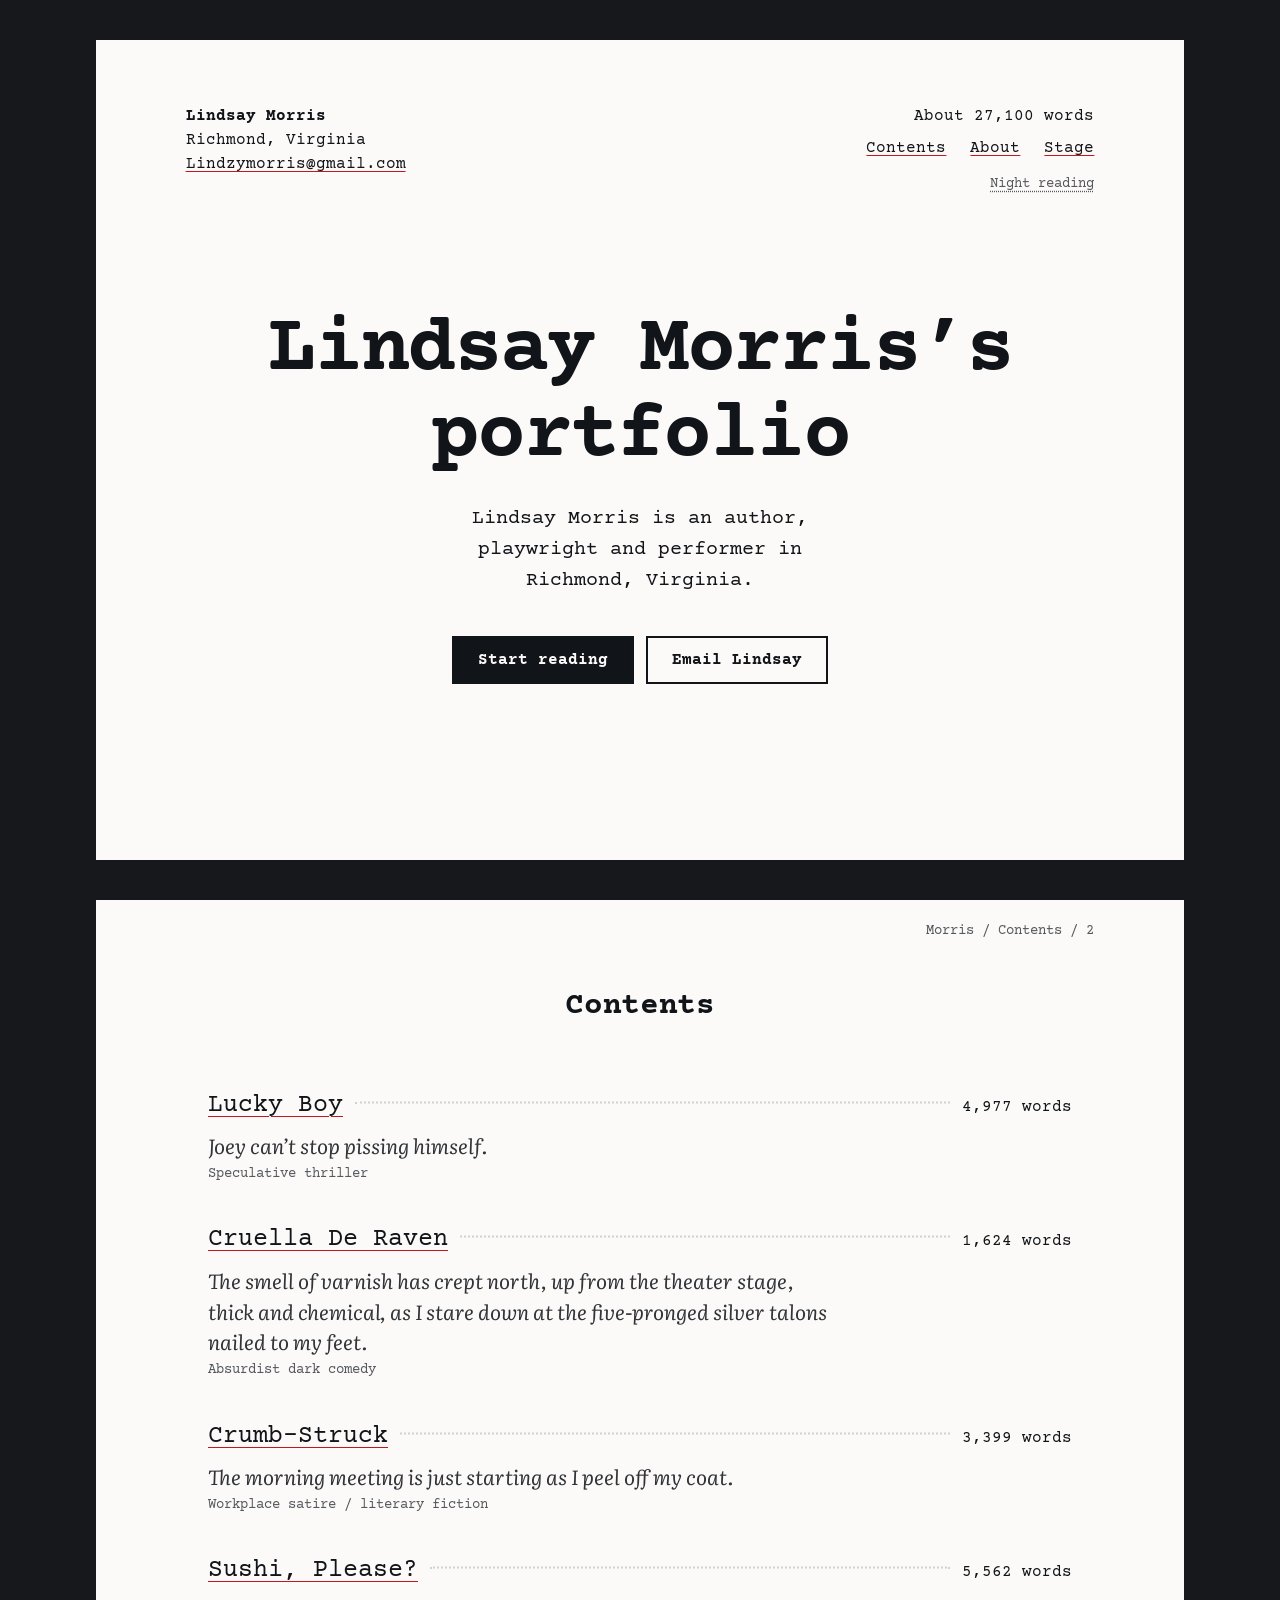
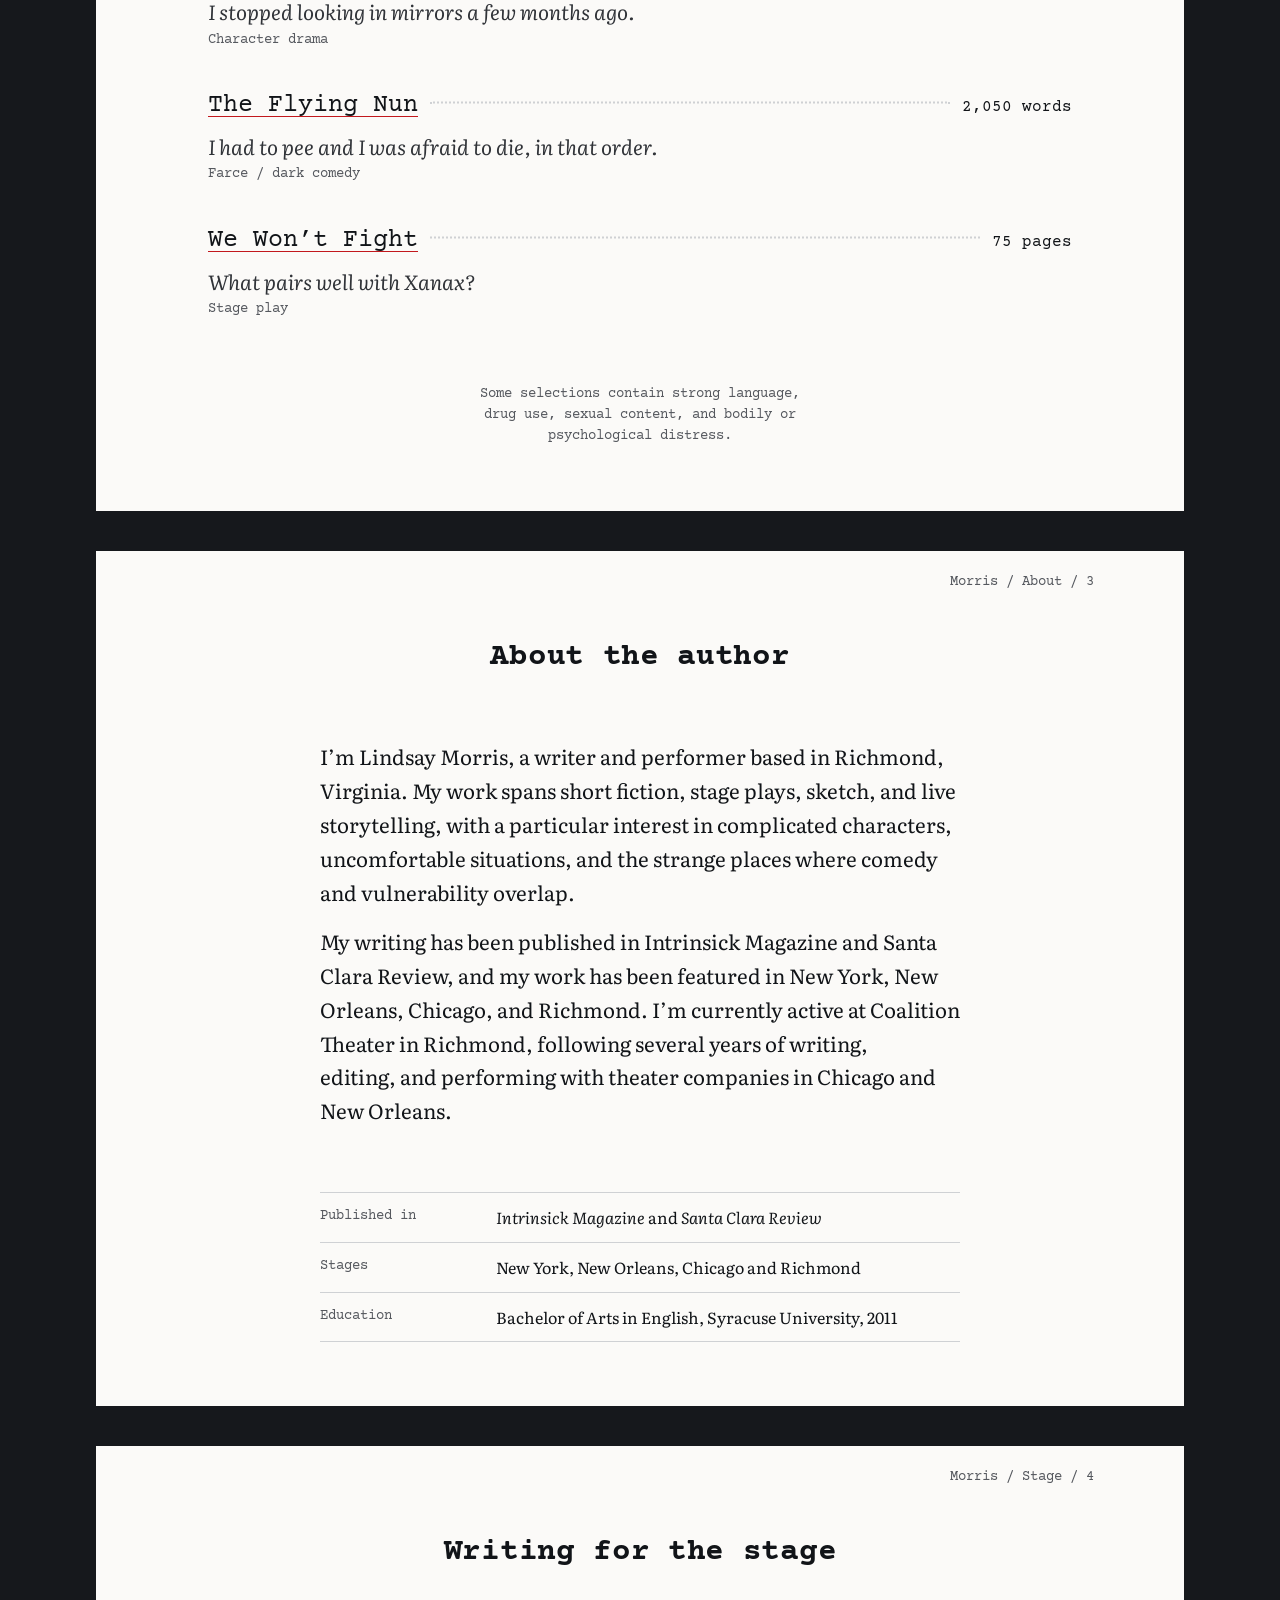
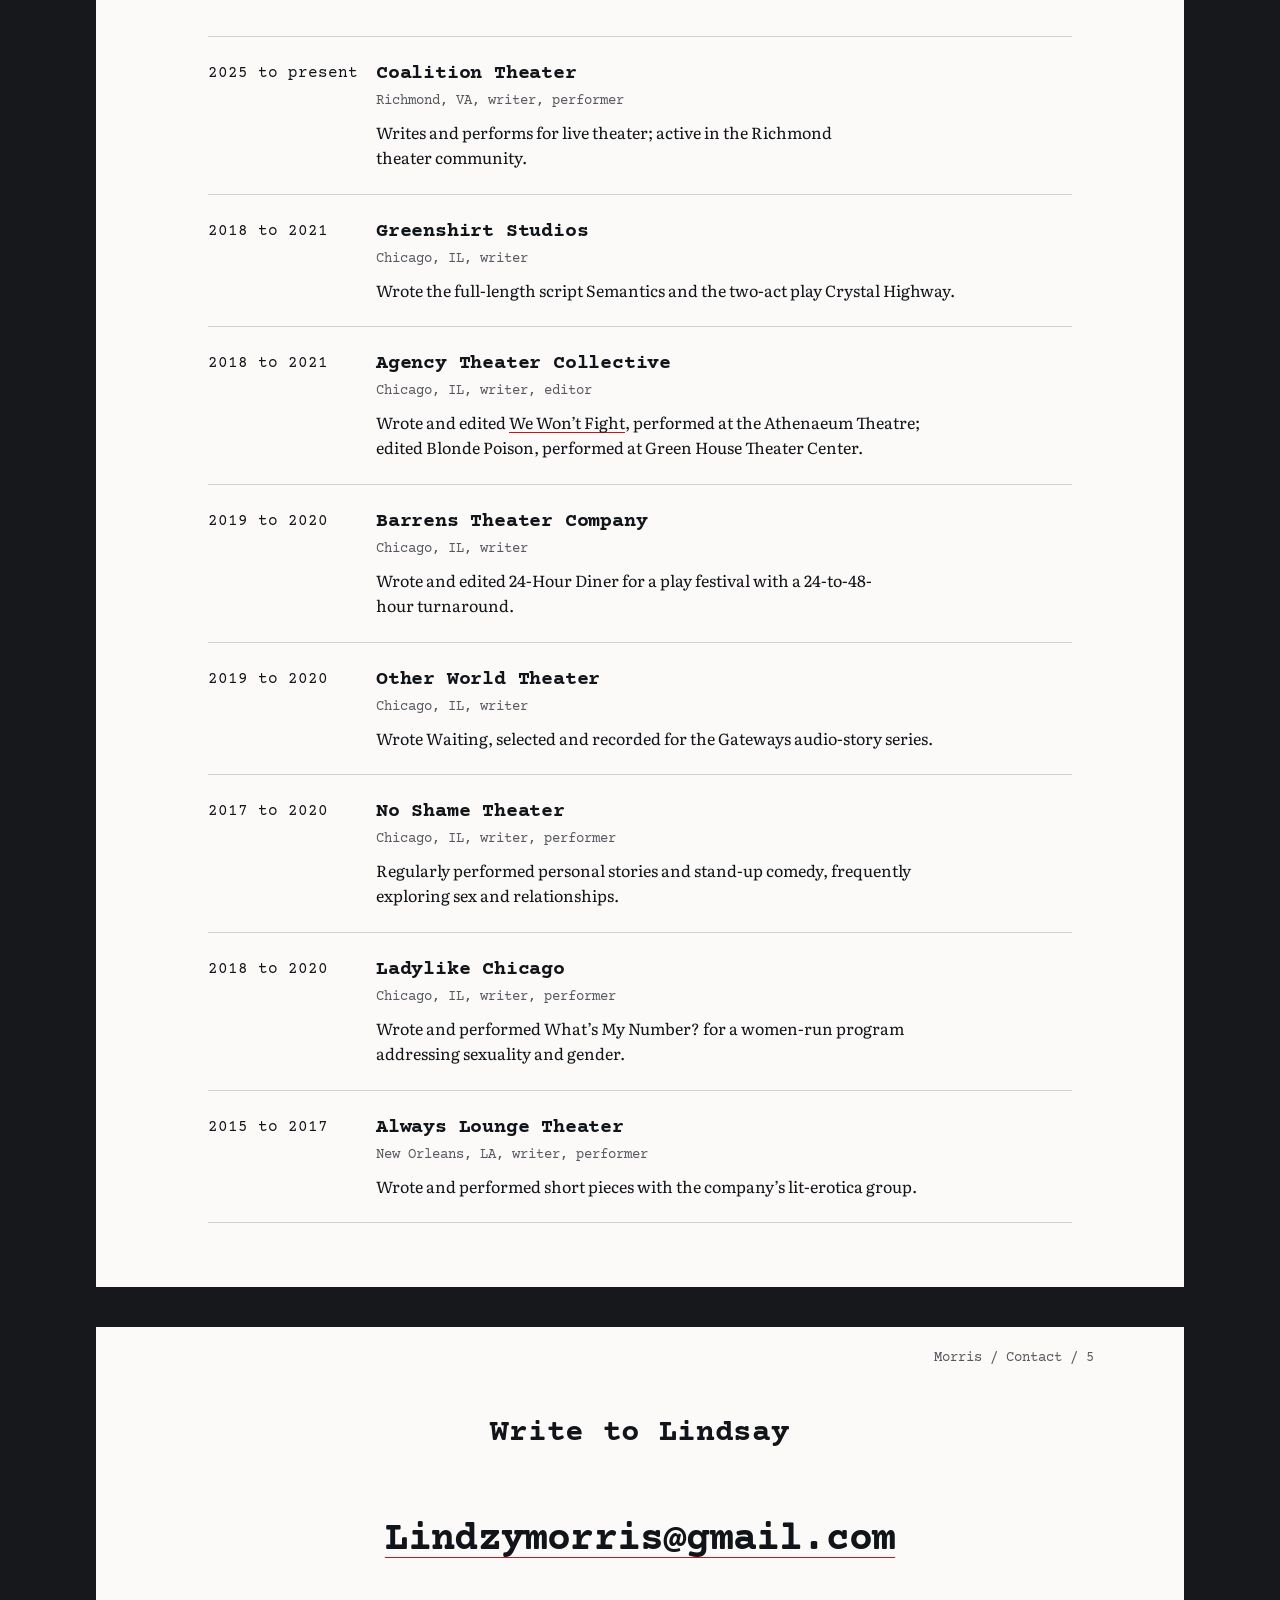
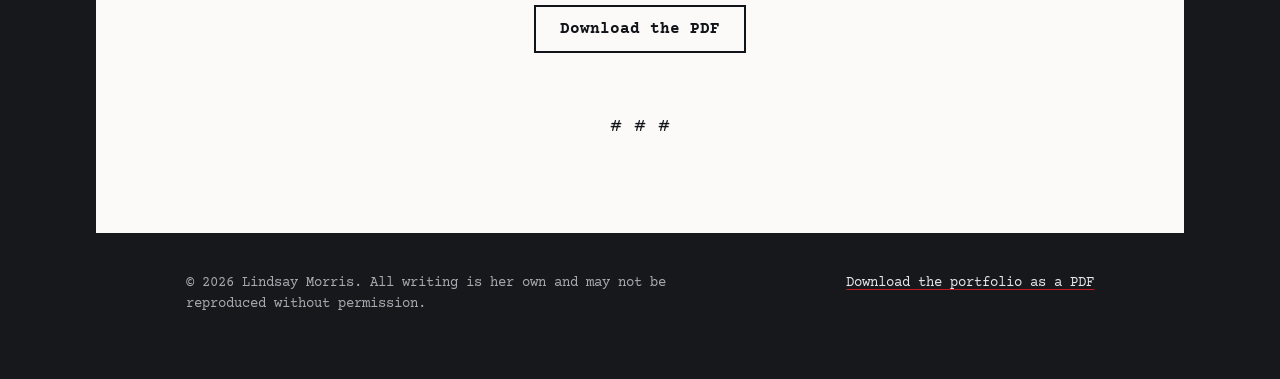
<file: site/index.html>
<!doctype html>
<html lang="en">
<head>
<meta charset="utf-8">
<meta name="viewport" content="width=device-width, initial-scale=1">
<title>Lindsay Morris’s portfolio</title>
<meta name="description" content="Lindsay Morris is an author, playwright and performer in Richmond, Virginia. Read her short fiction and her stage play, We Won’t Fight.">
<meta property="og:title" content="Lindsay Morris’s portfolio">
<meta property="og:description" content="Lindsay Morris is an author, playwright and performer in Richmond, Virginia. Read her short fiction and her stage play, We Won’t Fight.">
<meta property="og:type" content="website">
<meta property="og:url" content="https://psdwizzard.github.io/lindsay-morris/">
<meta name="theme-color" content="#16181c">
<link rel="icon" href="assets/favicon.svg" type="image/svg+xml">
<link rel="preconnect" href="https://fonts.googleapis.com">
<link rel="preconnect" href="https://fonts.gstatic.com" crossorigin>
<link href="https://fonts.googleapis.com/css2?family=Courier+Prime:ital,wght@0,400;0,700;1,400&family=Literata:ital,opsz,wght@0,7..72,400;0,7..72,500;1,7..72,400&display=swap" rel="stylesheet">
<link rel="stylesheet" href="assets/site.css">
<script>document.documentElement.classList.add('js');try{if(localStorage.getItem('lm-theme')==='night')document.documentElement.dataset.theme='night'}catch(e){}</script>
</head>
<body>
<a class="skip" href="#contents">Skip to the contents</a>
<main>
  <section class="sheet title-page">
    <header class="ms-head">
      <address><a class="home" href="index.html">Lindsay Morris</a><br>Richmond, Virginia<br><a href="mailto:Lindzymorris@gmail.com">Lindzymorris@gmail.com</a></address>
      <div class="count">About 27,100 words
        <nav aria-label="Main"><ul><li><a href="#contents">Contents</a></li><li><a href="#about">About</a></li><li><a href="#stage">Stage</a></li></ul></nav>
        <button class="lights" type="button" aria-pressed="false" hidden>Night reading</button>
      </div>
    </header>
    <div class="title-block">
      <h1>Lindsay Morris’s portfolio</h1>
      <p class="by">Lindsay Morris is an author, playwright and performer in Richmond, Virginia.</p>
      <div class="actions"><a class="btn btn--primary" href="#contents">Start reading</a><a class="btn" href="mailto:Lindzymorris@gmail.com">Email Lindsay</a></div>
    </div>
  </section>

  <section class="sheet" id="contents" aria-labelledby="toc-h">
    <span class="runhead">Morris / Contents / 2</span>
    <h2 id="toc-h">Contents</h2>
    <ol class="toc">
      <li><a href="works/lucky-boy.html"><span class="row"><span class="t">Lucky Boy</span><span class="lead-dots" aria-hidden="true"></span><span class="w">4,977 words</span></span><span class="first">Joey can’t stop pissing himself.</span><span class="g">Speculative thriller</span></a></li>
      <li><a href="works/cruella-de-raven.html"><span class="row"><span class="t">Cruella De Raven</span><span class="lead-dots" aria-hidden="true"></span><span class="w">1,624 words</span></span><span class="first">The smell of varnish has crept north, up from the theater stage, thick and chemical, as I stare down at the five-pronged silver talons nailed to my feet.</span><span class="g">Absurdist dark comedy</span></a></li>
      <li><a href="works/crumb-struck.html"><span class="row"><span class="t">Crumb-Struck</span><span class="lead-dots" aria-hidden="true"></span><span class="w">3,399 words</span></span><span class="first">The morning meeting is just starting as I peel off my coat.</span><span class="g">Workplace satire / literary fiction</span></a></li>
      <li><a href="works/sushi-please.html"><span class="row"><span class="t">Sushi, Please?</span><span class="lead-dots" aria-hidden="true"></span><span class="w">5,562 words</span></span><span class="first">I stopped looking in mirrors a few months ago.</span><span class="g">Character drama</span></a></li>
      <li><a href="works/the-flying-nun.html"><span class="row"><span class="t">The Flying Nun</span><span class="lead-dots" aria-hidden="true"></span><span class="w">2,050 words</span></span><span class="first">I had to pee and I was afraid to die, in that order.</span><span class="g">Farce / dark comedy</span></a></li>
      <li><a href="works/we-wont-fight.html"><span class="row"><span class="t">We Won’t Fight</span><span class="lead-dots" aria-hidden="true"></span><span class="w">75 pages</span></span><span class="first">What pairs well with Xanax?</span><span class="g">Stage play</span></a></li>
    </ol>
    <p class="note">Some selections contain strong language, drug use, sexual content, and bodily or psychological distress.</p>
  </section>

  <section class="sheet" id="about" aria-labelledby="about-h">
    <span class="runhead">Morris / About / 3</span>
    <h2 id="about-h">About the author</h2>
    <div class="about">
      
      <div class="bio">
        <p>I’m Lindsay Morris, a writer and performer based in Richmond, Virginia. My work spans short fiction, stage plays, sketch, and live storytelling, with a particular interest in complicated characters, uncomfortable situations, and the strange places where comedy and vulnerability overlap.</p>
        <p>My writing has been published in Intrinsick Magazine and Santa Clara Review, and my work has been featured in New York, New Orleans, Chicago, and Richmond. I’m currently active at Coalition Theater in Richmond, following several years of writing, editing, and performing with theater companies in Chicago and New Orleans.</p>
      </div>
    </div>
    <dl class="facts">
      <div><dt>Published in</dt><dd><cite>Intrinsick Magazine</cite> and <cite>Santa Clara Review</cite></dd></div>
      <div><dt>Stages</dt><dd>New York, New Orleans, Chicago and Richmond</dd></div>
      <div><dt>Education</dt><dd>Bachelor of Arts in English, Syracuse University, 2011</dd></div>
    </dl>
  </section>

  <section class="sheet" id="stage" aria-labelledby="stage-h">
    <span class="runhead">Morris / Stage / 4</span>
    <h2 id="stage-h">Writing for the stage</h2>
    <ol class="credits">
      <li><span class="yrs">2025 to present</span><div><h3>Coalition Theater</h3><p class="where">Richmond, VA, writer, performer</p><p>Writes and performs for live theater; active in the Richmond theater community.</p></div></li>
      <li><span class="yrs">2018 to 2021</span><div><h3>Greenshirt Studios</h3><p class="where">Chicago, IL, writer</p><p>Wrote the full-length script Semantics and the two-act play Crystal Highway.</p></div></li>
      <li><span class="yrs">2018 to 2021</span><div><h3>Agency Theater Collective</h3><p class="where">Chicago, IL, writer, editor</p><p>Wrote and edited <a href="works/we-wont-fight.html">We Won’t Fight</a>, performed at the Athenaeum Theatre; edited Blonde Poison, performed at Green House Theater Center.</p></div></li>
      <li><span class="yrs">2019 to 2020</span><div><h3>Barrens Theater Company</h3><p class="where">Chicago, IL, writer</p><p>Wrote and edited 24-Hour Diner for a play festival with a 24-to-48-hour turnaround.</p></div></li>
      <li><span class="yrs">2019 to 2020</span><div><h3>Other World Theater</h3><p class="where">Chicago, IL, writer</p><p>Wrote Waiting, selected and recorded for the Gateways audio-story series.</p></div></li>
      <li><span class="yrs">2017 to 2020</span><div><h3>No Shame Theater</h3><p class="where">Chicago, IL, writer, performer</p><p>Regularly performed personal stories and stand-up comedy, frequently exploring sex and relationships.</p></div></li>
      <li><span class="yrs">2018 to 2020</span><div><h3>Ladylike Chicago</h3><p class="where">Chicago, IL, writer, performer</p><p>Wrote and performed What’s My Number? for a women-run program addressing sexuality and gender.</p></div></li>
      <li><span class="yrs">2015 to 2017</span><div><h3>Always Lounge Theater</h3><p class="where">New Orleans, LA, writer, performer</p><p>Wrote and performed short pieces with the company’s lit-erotica group.</p></div></li>
    </ol>
  </section>

  <section class="sheet end-page" id="contact" aria-labelledby="contact-h">
    <span class="runhead">Morris / Contact / 5</span>
    <h2 id="contact-h">Write to Lindsay</h2>
    <p class="mail"><a href="mailto:Lindzymorris@gmail.com">Lindzymorris@gmail.com</a></p>
    <p class="pdf"><a class="btn" href="assets/Lindsay_Morris_Writing_Portfolio.pdf" download>Download the PDF</a></p>
    <p class="endmark" aria-hidden="true"># # #</p>
  </section>
</main>
<footer class="desk-foot">
  <p>© 2026 Lindsay Morris. All writing is her own and may not be reproduced without permission.</p>
  <p><a href="assets/Lindsay_Morris_Writing_Portfolio.pdf" download>Download the portfolio as a PDF</a></p>
</footer>
<script src="assets/site.js"></script>
</body>
</html>
</file>
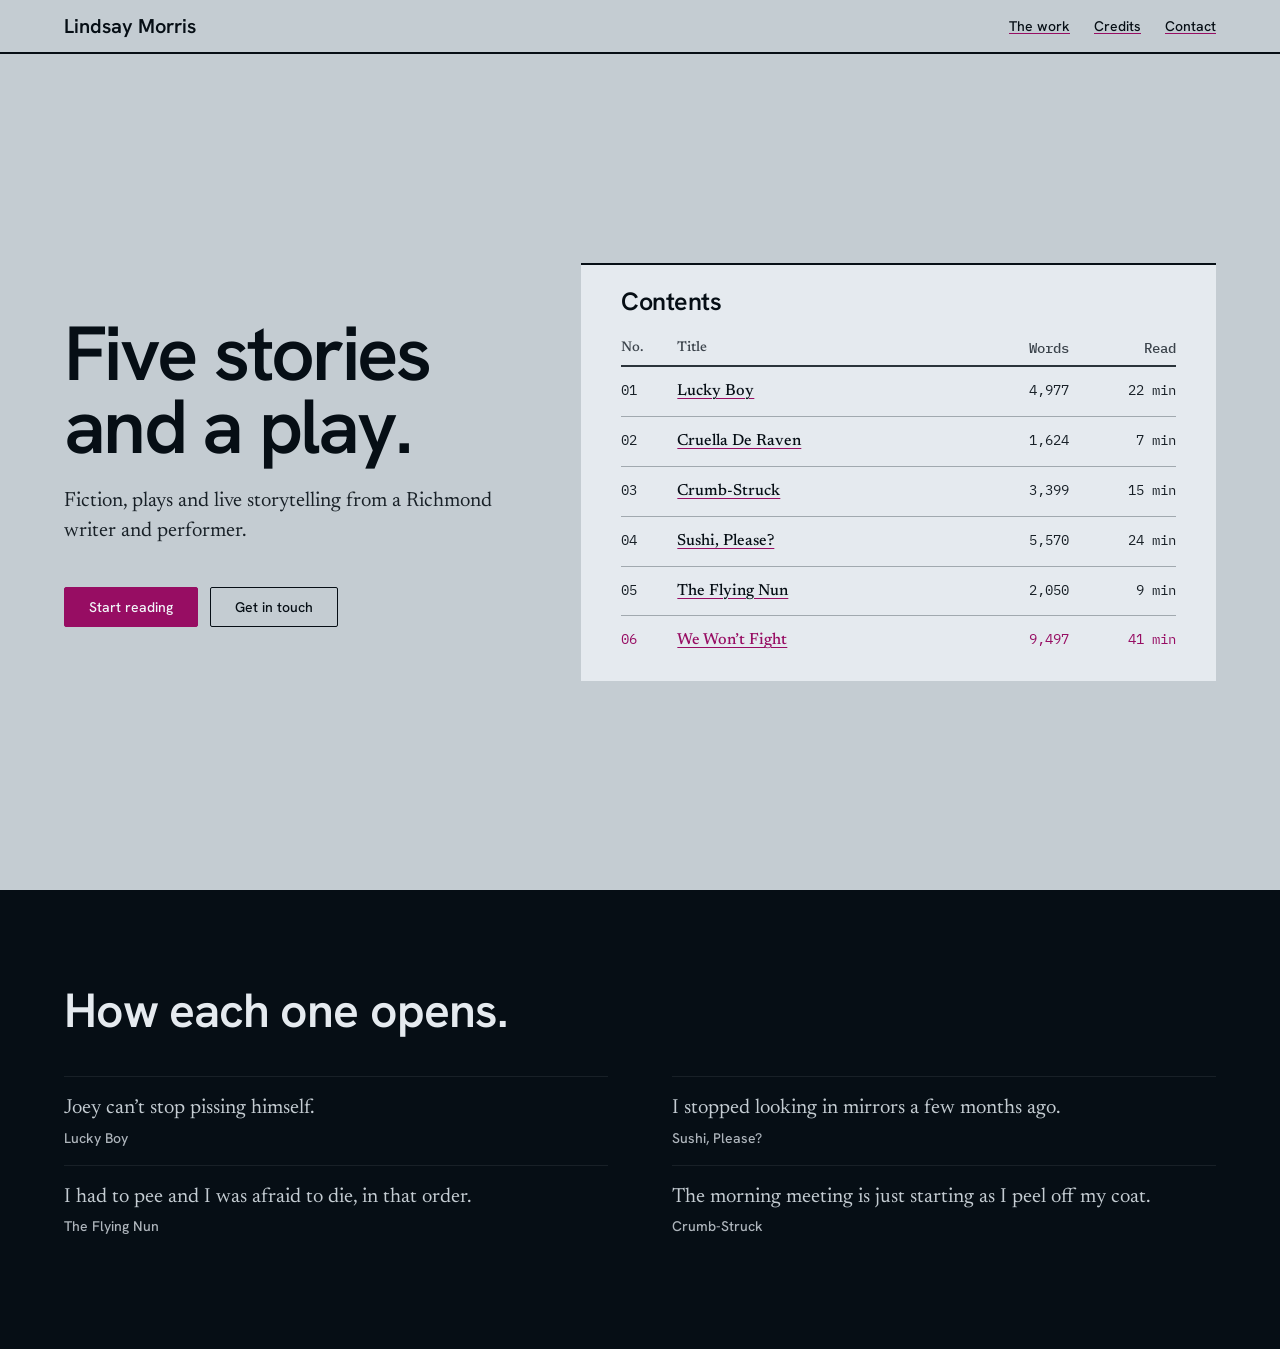
<file: mockups/almanac/index.html>
<!doctype html>
<html lang="en">
<head>
<meta charset="utf-8">
<meta name="viewport" content="width=device-width, initial-scale=1">
<meta name="description" content="Lindsay Morris, a Richmond writer and performer: five short stories and a stage play, in full.">
<title>Lindsay Morris · Almanac mockup</title>
<link rel="preconnect" href="https://fonts.googleapis.com">
<link rel="preconnect" href="https://fonts.gstatic.com" crossorigin>
<link href="https://fonts.googleapis.com/css2?family=Hanken+Grotesk:wght@500;600&family=Newsreader:ital,opsz,wght@0,6..72,400;0,6..72,500;1,6..72,400&family=IBM+Plex+Mono:wght@400;500&display=swap" rel="stylesheet">
<style>
/* Hallmark · shape: Index-First · genre: editorial · theme: Almanac (deal 2/3, seed writing-portfolio-lindsay-morris-c835·00d57d51·2026-10-29·r0) · job: listen (read) · draw: manual
 * hero: Stage, head left and the contents page on the sheet right · nav: edge-aligned, wordmark and three links · footer: n/a (hero mockup) · imagery: none, words are the material · signature: the contents page set as a printed table, word counts in mono
 * axes: mid/grotesk-sans/chromatic-magenta · posture: restrained · contrast: pass · fold: pass · v2.0.0 */
/* Hallmark · pre-emit critique: P3 H3 E3 S2 R3 V3 · weakest: S, the contents table is exact but cool for comedy; the opening lines carry the voice */
@import url("./tokens.css");
@import url("./base.css");

body { color: var(--color-ink-2); }
h1, h2 { color: var(--color-ink); }
.nav { display: flex; align-items: center; justify-content: space-between; gap: var(--space-lg); padding-block: var(--space-md); border-bottom: var(--rule-bar) solid var(--color-ink); }
.wordmark { font: 600 var(--text-lg)/1 var(--font-display); color: var(--color-ink); text-decoration: none; }
.nav ul { display: flex; gap: var(--space-lg); list-style: none; margin: 0; padding: 0; font: 500 var(--text-sm)/1 var(--font-display); }
.nav a { color: var(--color-ink); text-decoration-color: var(--color-accent); }

.hero { display: grid; grid-template-columns: minmax(0, 5fr) minmax(0, 7fr); gap: var(--space-2xl); align-items: center; min-height: calc(100svh - 64px); padding-block: var(--space-2xl); }
.hero h1 { font-size: clamp(3rem, 6vw, 5.5rem); letter-spacing: -0.035em; line-height: 0.95; }
.hero .lead { margin-top: var(--space-lg); }
.actions { display: flex; flex-wrap: wrap; gap: var(--space-sm); margin-top: var(--space-xl); }
.btn { display: inline-block; text-decoration: none; border: var(--rule-hair) solid var(--color-ink); border-radius: var(--radius-pill); padding: var(--space-sm) var(--space-lg); font: 500 var(--text-sm)/1 var(--font-display); color: var(--color-ink); background: transparent; transition: background-color .15s, border-color .15s; }
.btn:hover { background: var(--color-paper-2); }
.btn--primary { background: var(--color-accent); border-color: var(--color-accent); color: var(--color-accent-ink); }
.btn--primary:hover { background: var(--color-accent-2); }
.btn:active { transform: translateY(1px); }

.sheet { background: var(--color-sheet); border-top: var(--rule-bar) solid var(--color-ink); padding: var(--space-lg) var(--space-xl) var(--space-md); }
.sheet-head { display: flex; justify-content: space-between; align-items: baseline; gap: var(--space-md); }
.sheet-head h2 { font-size: var(--text-xl); }
.sheet-head span { font-family: var(--font-body); font-size: var(--text-lg); }
table { width: 100%; border-collapse: collapse; margin-top: var(--space-md); }
thead th { font: 500 var(--text-sm)/1.3 var(--font-body); color: var(--color-muted); text-align: left; padding: var(--space-xs) 0; border-bottom: var(--rule-bar) solid var(--color-rule-2); }
td { border-top: var(--rule-hair) solid var(--color-rule); padding: var(--space-sm) var(--space-sm) var(--space-sm) 0; vertical-align: baseline; }
th.num, td.num { font-family: var(--font-outlier); text-align: right; font-size: var(--text-sm); padding-right: 0; }
td.no { font-family: var(--font-outlier); font-size: var(--text-sm); width: 3.5rem; }
td a { color: var(--color-ink); font-weight: 500; text-decoration-color: var(--color-accent); }
td a:hover { text-decoration-thickness: 2px; }
td .g { display: block; color: var(--color-muted); font-size: var(--text-sm); }
tr.mark td, tr.mark td a { color: var(--color-accent); }
.sheet-foot { display: flex; justify-content: space-between; gap: var(--space-md); border-top: var(--rule-hair) solid var(--color-rule); margin-top: var(--space-xs); padding-top: var(--space-sm); font-style: italic; font-size: var(--text-sm); color: var(--color-muted); }

.band--ink { background: var(--color-ink); color: var(--color-paper); padding-block: var(--space-3xl); }
.band--ink h2 { color: var(--color-sheet); }
.lines { list-style: none; margin: var(--space-xl) 0 0; padding: 0; columns: 2; column-gap: var(--space-2xl); }
.lines li { break-inside: avoid; border-top: var(--rule-hair) solid var(--color-ink-2); padding-block: var(--space-md); font-size: var(--text-lead); }
.lines cite { display: block; font: 500 var(--text-sm)/1.4 var(--font-display); font-style: normal; color: var(--color-paper-3); margin-top: var(--space-2xs); }

@media (max-width: 60rem) { .hero { grid-template-columns: minmax(0, 1fr); min-height: 0; } .lines { columns: 1; } }
@media (max-width: 40rem) { .sheet { padding-inline: var(--space-md); } .col-g { display: none; } }

@media (max-width: 40rem) { .nav ul { gap: var(--space-md); } .nav li:nth-child(2) { display: none; } }
.wordmark, .nav a { white-space: nowrap; }
</style>
</head>
<body>
<header class="container nav">
  <a class="wordmark" href="#">Lindsay Morris</a>
  <ul><li><a href="#work">The work</a></li><li><a href="#">Credits</a></li><li><a href="#">Contact</a></li></ul>
</header>
<main>
  <section class="container hero">
    <div>
      <h1>Five stories and a play.</h1>
      <p class="lead">Fiction, plays and live storytelling from a Richmond writer and performer.</p>
      <div class="actions"><a class="btn btn--primary" href="#work">Start reading</a><a class="btn" href="#">Get in touch</a></div>
    </div>
    <div class="sheet">
      <div class="sheet-head"><h2>Contents</h2></div>
      <table>
        <thead><tr><th scope="col">No.</th><th scope="col">Title</th><th scope="col" class="num">Words</th><th scope="col" class="num">Read</th></tr></thead>
        <tbody>
          <tr><td class="no">01</td><td><a href="#">Lucky Boy</a></td><td class="num">4,977</td><td class="num">22 min</td></tr>
          <tr><td class="no">02</td><td><a href="#">Cruella De Raven</a></td><td class="num">1,624</td><td class="num">7 min</td></tr>
          <tr><td class="no">03</td><td><a href="#">Crumb-Struck</a></td><td class="num">3,399</td><td class="num">15 min</td></tr>
          <tr><td class="no">04</td><td><a href="#">Sushi, Please?</a></td><td class="num">5,570</td><td class="num">24 min</td></tr>
          <tr><td class="no">05</td><td><a href="#">The Flying Nun</a></td><td class="num">2,050</td><td class="num">9 min</td></tr>
          <tr class="mark"><td class="no">06</td><td><a href="#">We Won’t Fight</a></td><td class="num">9,497</td><td class="num">41 min</td></tr>
        </tbody>
      </table>
    </div>
  </section>
  <section class="band--ink" id="work">
    <div class="container">
      <h2>How each one opens.</h2>
      <ul class="lines">
        <li>Joey can’t stop pissing himself.<cite>Lucky Boy</cite></li>
        <li>I had to pee and I was afraid to die, in that order.<cite>The Flying Nun</cite></li>
        <li>I stopped looking in mirrors a few months ago.<cite>Sushi, Please?</cite></li>
        <li>The morning meeting is just starting as I peel off my coat.<cite>Crumb-Struck</cite></li>
      </ul>
    </div>
  </section>
</main>
</body>
</html>
</file>
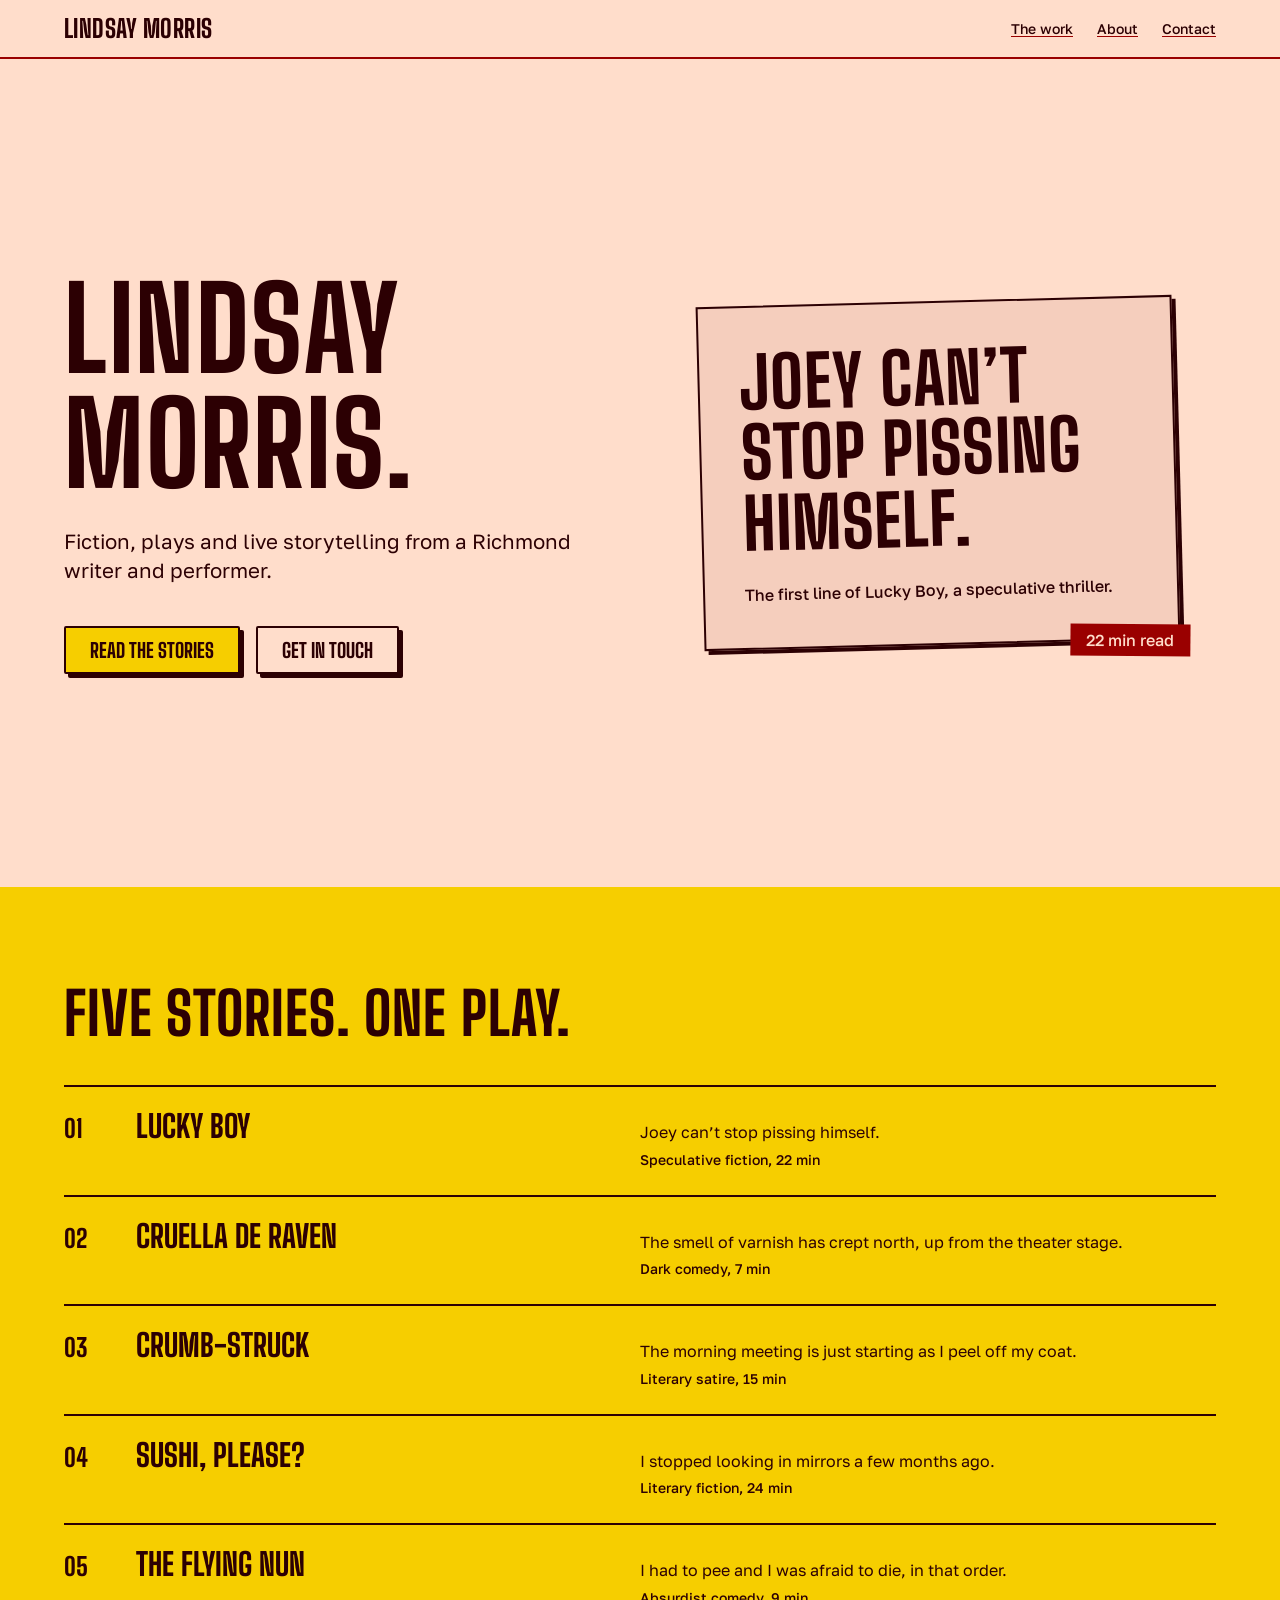
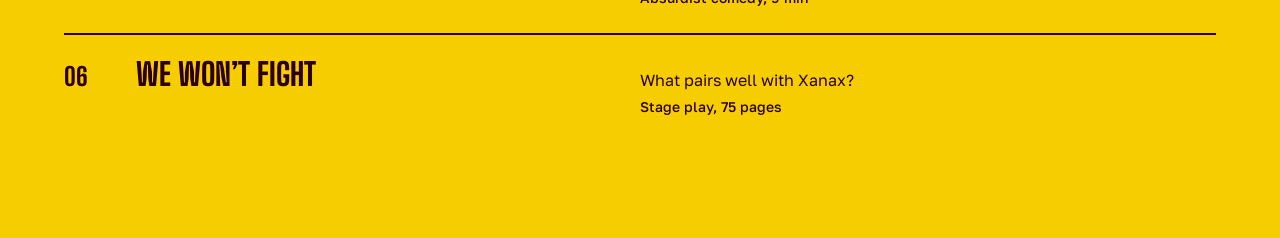
<file: mockups/carnival/index.html>
<!doctype html>
<html lang="en">
<head>
<meta charset="utf-8">
<meta name="viewport" content="width=device-width, initial-scale=1">
<meta name="description" content="Lindsay Morris, a Richmond writer and performer: five short stories and a stage play, in full.">
<title>Lindsay Morris · Carnival mockup</title>
<link rel="preconnect" href="https://fonts.googleapis.com">
<link rel="preconnect" href="https://fonts.gstatic.com" crossorigin>
<link href="https://fonts.googleapis.com/css2?family=Big+Shoulders+Display:wght@800&family=Golos+Text:wght@400;500&display=swap" rel="stylesheet">
<style>
/* Hallmark · shape: Index-First · genre: editorial · theme: Carnival (deal 1/3, seed writing-portfolio-lindsay-morris-c835·00d57d51·2026-10-29·r0) · job: listen (read) · draw: manual
 * hero: Stage, name poster-large beside a pinned first line · nav: edge-aligned, wordmark and two links · footer: n/a (hero mockup) · imagery: none, words are the material · signature: each story's first line pinned up like a flyer · carnival: cold-snap
 * axes: light/display-heavy/chromatic-yellow · posture: full-palette · contrast: pass · fold: pass · v2.0.0 */
/* Hallmark · pre-emit critique: P3 H3 E3 S3 R2 V3 · weakest: R, the work list is the only Range piece shown in a hero mockup */
@import url("./tokens.css");
@import url("./base.css");

.nav { display: flex; align-items: center; justify-content: space-between; gap: var(--space-lg); padding-block: var(--space-md); border-bottom: var(--rule-bar) solid var(--color-accent-2); }
.wordmark { font: 800 var(--text-xl)/1 var(--font-display); text-transform: uppercase; letter-spacing: var(--tracking-display); text-decoration: none; }
.nav ul { display: flex; gap: var(--space-lg); list-style: none; margin: 0; padding: 0; font-weight: 500; font-size: var(--text-sm); }
.nav a { text-decoration-color: var(--color-accent-2); }

.hero { display: grid; grid-template-columns: minmax(0, 6fr) minmax(0, 6fr); gap: var(--space-xl); align-items: center; min-height: calc(100svh - 72px); padding-block: var(--space-2xl); }
.hero h1 { font-size: clamp(3.5rem, 9vw, 9rem); line-height: 1; max-width: none; text-transform: uppercase; }
.hero .lead { margin-top: var(--space-lg); }
.actions { display: flex; flex-wrap: wrap; gap: var(--space-md); margin-top: var(--space-xl); }
.btn { display: inline-block; text-decoration: none; border: var(--rule-bar) solid var(--color-ink); border-radius: var(--radius-pill); box-shadow: var(--shadow-card); padding: var(--space-sm) var(--space-lg); background: var(--color-paper); color: var(--color-ink); font: 800 var(--text-lg)/1 var(--font-display); text-transform: uppercase; transition: background-color .15s, box-shadow .1s; }
.btn--primary { background: var(--color-accent); color: var(--color-accent-ink); }
.btn:hover { background: var(--color-paper-3); } .btn--primary:hover { background: color-mix(in oklab, var(--color-accent) 85%, var(--color-ink)); }
.btn:active { box-shadow: 1px 1px 0 var(--color-ink); }
.btn:focus-visible { outline: 3px solid var(--color-focus); outline-offset: 3px; }

.flyer { position: relative; background: var(--color-paper-2); border: var(--rule-bar) solid var(--color-ink); box-shadow: var(--shadow-card); padding: var(--space-xl); transform: rotate(-1.5deg); }
.flyer blockquote { margin: 0; font: 800 clamp(2.5rem, 5.5vw, 5.5rem)/1 var(--font-display); text-transform: uppercase; letter-spacing: var(--tracking-display); }
.flyer figcaption { margin-top: var(--space-lg); font-weight: 500; }
.flyer .tag { position: absolute; right: -12px; bottom: -18px; background: var(--color-accent-2); color: var(--color-paper); padding: var(--space-xs) var(--space-md); font: 500 var(--text-md)/1 var(--font-body); transform: rotate(2deg); }

.band { background: var(--color-accent); padding-block: var(--space-3xl); }
.band h2 { text-transform: uppercase; font-size: var(--text-display-s); }
.rows { list-style: none; margin: var(--space-xl) 0 0; padding: 0; }
.rows li { border-top: var(--rule-bar) solid var(--color-ink); }
.rows a { display: grid; grid-template-columns: 3rem minmax(0, 5fr) minmax(0, 6fr); gap: var(--space-lg); align-items: baseline; padding-block: var(--space-lg); text-decoration: none; transition: background-color .15s, color .15s; }
.rows a:hover { background: var(--color-ink); color: var(--color-paper); }
.rows .n { font: 800 var(--text-xl)/1 var(--font-display); font-variant-numeric: tabular-nums; }
.rows .t { font: 800 var(--text-2xl)/1 var(--font-display); text-transform: uppercase; }
.rows .d { font-size: var(--text-md); }
.rows .g { display: block; font-weight: 500; font-size: var(--text-sm); margin-top: var(--space-2xs); }

@media (max-width: 60rem) {
  .hero { grid-template-columns: minmax(0, 1fr); min-height: 0; gap: var(--space-2xl); }
  .rows a { grid-template-columns: 2.5rem minmax(0, 1fr); }
  .rows .d { grid-column: 2; }
}
@media (max-width: 40rem) { .nav ul { gap: var(--space-md); } .flyer { padding: var(--space-lg); } }

@media (max-width: 40rem) { .nav ul { gap: var(--space-md); } .nav li:nth-child(2) { display: none; } }
.wordmark, .nav a { white-space: nowrap; }
</style>
</head>
<body>
<header class="container nav">
  <a class="wordmark" href="#">Lindsay Morris</a>
  <ul><li><a href="#work">The work</a></li><li><a href="#">About</a></li><li><a href="#">Contact</a></li></ul>
</header>
<main>
  <section class="container hero">
    <div>
      <h1>Lindsay Morris.</h1>
      <p class="lead">Fiction, plays and live storytelling from a Richmond writer and performer.</p>
      <div class="actions"><a class="btn btn--primary" href="#work">Read the stories</a><a class="btn" href="#">Get in touch</a></div>
    </div>
    <figure class="flyer">
      <blockquote>Joey can’t stop pissing himself.</blockquote>
      <figcaption>The first line of Lucky Boy, a speculative thriller.</figcaption>
      <span class="tag">22 min read</span>
    </figure>
  </section>
  <section class="band" id="work">
    <div class="container">
      <h2>Five stories. One play.</h2>
      <ol class="rows">
        <li><a href="#"><span class="n">01</span><span class="t">Lucky Boy</span><span class="d">Joey can’t stop pissing himself.<span class="g">Speculative fiction, 22 min</span></span></a></li>
        <li><a href="#"><span class="n">02</span><span class="t">Cruella De Raven</span><span class="d">The smell of varnish has crept north, up from the theater stage.<span class="g">Dark comedy, 7 min</span></span></a></li>
        <li><a href="#"><span class="n">03</span><span class="t">Crumb-Struck</span><span class="d">The morning meeting is just starting as I peel off my coat.<span class="g">Literary satire, 15 min</span></span></a></li>
        <li><a href="#"><span class="n">04</span><span class="t">Sushi, Please?</span><span class="d">I stopped looking in mirrors a few months ago.<span class="g">Literary fiction, 24 min</span></span></a></li>
        <li><a href="#"><span class="n">05</span><span class="t">The Flying Nun</span><span class="d">I had to pee and I was afraid to die, in that order.<span class="g">Absurdist comedy, 9 min</span></span></a></li>
        <li><a href="#"><span class="n">06</span><span class="t">We Won’t Fight</span><span class="d">What pairs well with Xanax?<span class="g">Stage play, 75 pages</span></span></a></li>
      </ol>
    </div>
  </section>
</main>
</body>
</html>
</file>
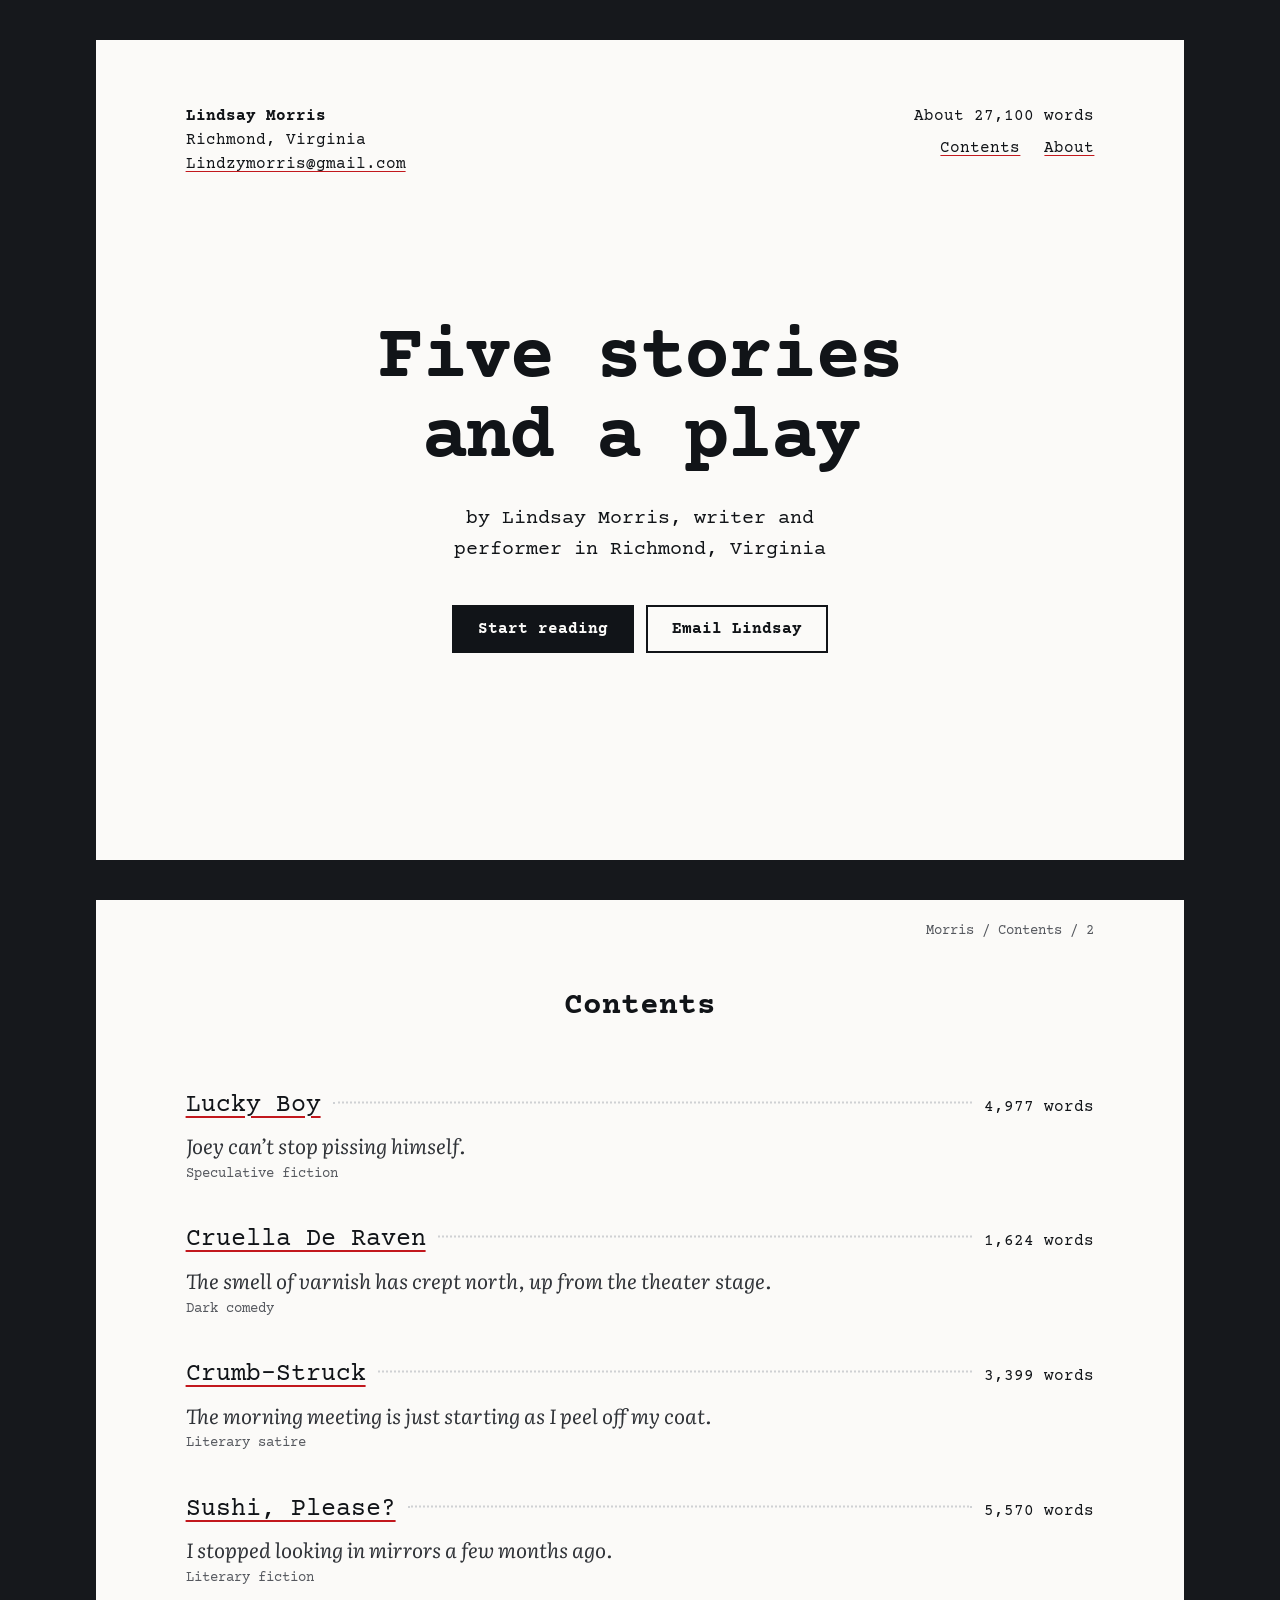
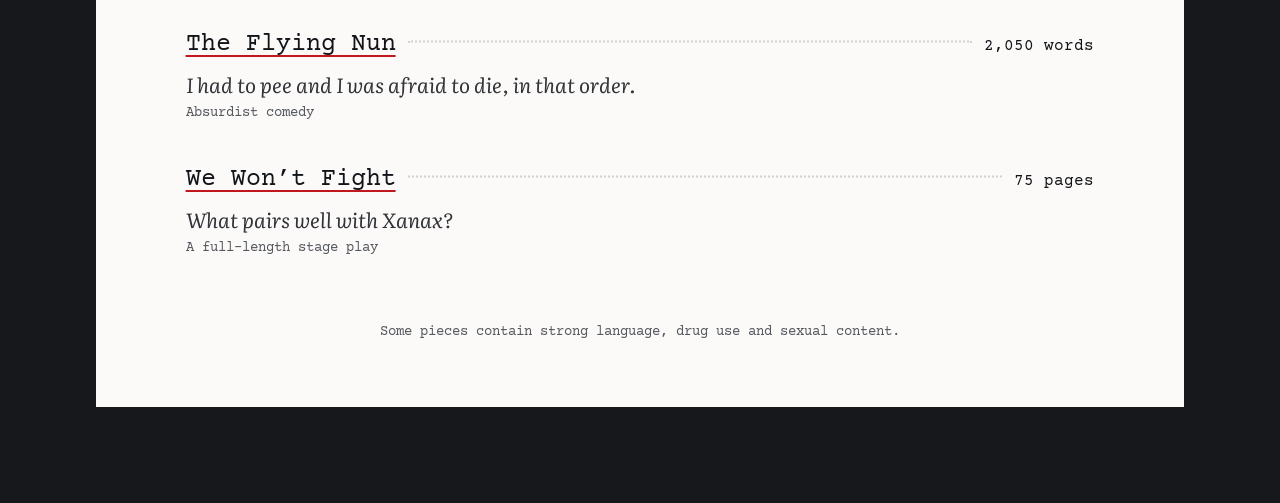
<file: mockups/manuscript/index.html>
<!doctype html>
<html lang="en">
<head>
<meta charset="utf-8">
<meta name="viewport" content="width=device-width, initial-scale=1">
<meta name="description" content="Lindsay Morris, a Richmond writer and performer: five short stories and a stage play, in full.">
<title>Lindsay Morris, Manuscript mockup</title>
<link rel="preconnect" href="https://fonts.googleapis.com">
<link rel="preconnect" href="https://fonts.gstatic.com" crossorigin>
<link href="https://fonts.googleapis.com/css2?family=Courier+Prime:ital,wght@0,400;0,700;1,400&family=Literata:ital,opsz,wght@0,7..72,400;0,7..72,500;1,7..72,400&display=swap" rel="stylesheet">
<style>
/* Hallmark · shape: Manuscript stack · genre: editorial · theme: custom · job: listen (read) · idea: "the site is her submission manuscript: contact top left, word count top right, title halfway down" · vibe: "a writer's own pages, sharp and funny"
 * paper: oklch(21% 0.008 260) desk under oklch(98.5% 0.003 95) sheets · accent: oklch(52% 0.2 27) editor's red · display: Courier Prime · body: Literata · hero: the title page of a manuscript, its header is the nav · nav: the manuscript header · footer: n/a (mockup) · imagery: none, words are the material · signature: standard manuscript format as the page's whole grammar
 * axes: dark/mono/chromatic-red · posture: restrained · contrast: pass · fold: pass · v2.0.0 */
/* Hallmark · pre-emit critique: P3 H3 E3 S3 R2 V3 · weakest: R, only two sheets in a mockup; the full build adds the bio and credits as further pages */
@import url("./tokens.css");
@import url("./base.css");

body { color: var(--color-desk-ink); padding-block: var(--space-xl) var(--space-3xl); }
.sheet { background: var(--color-sheet); color: var(--color-ink); max-width: 68rem; margin-inline: auto; padding: var(--space-2xl) clamp(var(--space-lg), 7vw, 7rem); position: relative; }
.sheet + .sheet { margin-top: var(--space-xl); }
.mono { font-family: var(--font-display); }
a { text-decoration-color: var(--color-accent); text-underline-offset: 0.2em; transition: text-decoration-thickness var(--dur-micro); }
a:hover { text-decoration-thickness: 2px; }
a:focus-visible { outline-color: var(--color-focus); }

/* the manuscript header doubles as the nav */
.ms-head { display: flex; justify-content: space-between; gap: var(--space-xl); font: 400 var(--text-md)/1.5 var(--font-display); }
.ms-head address { font-style: normal; }
.ms-head .home { text-decoration: none; font-weight: 700; }
.ms-head nav ul { list-style: none; margin: var(--space-xs) 0 0; padding: 0; display: flex; gap: var(--space-lg); justify-content: flex-end; }
.ms-head .count { text-align: right; }

.title-page { min-height: calc(100svh - 2 * var(--space-xl)); display: grid; grid-template-rows: auto 1fr; }
.title-block { align-self: center; text-align: center; padding-block: var(--space-2xl); }
.title-block h1 { font: 700 clamp(2.5rem, 6vw, 5.5rem)/1.05 var(--font-display); letter-spacing: -0.03em; max-width: 16ch; margin-inline: auto; }
.title-block .by { font: 400 var(--text-lead)/1.5 var(--font-display); margin: var(--space-lg) auto 0; max-width: 34ch; }
.actions { display: flex; flex-wrap: wrap; justify-content: center; gap: var(--space-sm); margin-top: var(--space-xl); }
.btn { display: inline-flex; align-items: center; min-height: 48px; padding: 0 var(--space-lg); font: 700 var(--text-md)/1 var(--font-display); text-decoration: none; border: 2px solid var(--color-ink); color: var(--color-ink); background: transparent; transition: background-color var(--dur-micro), color var(--dur-micro); }
.btn--primary { background: var(--color-ink); color: var(--color-sheet); }
.btn:hover { background: var(--color-accent); border-color: var(--color-accent); color: var(--color-accent-ink); }
.btn:active { transform: translateY(1px); }

.runhead { position: absolute; top: var(--space-lg); right: clamp(var(--space-lg), 7vw, 7rem); font: 400 var(--text-sm)/1 var(--font-display); color: var(--color-muted); }
.sheet h2 { font: 700 var(--text-2xl)/1.2 var(--font-display); text-align: center; margin: var(--space-lg) auto var(--space-2xl); }
.toc { list-style: none; margin: 0; padding: 0; }
.toc li + li { margin-top: var(--space-xl); }
.toc a { display: block; text-decoration: none; }
.toc .row { display: flex; align-items: baseline; gap: var(--space-sm); font: 400 var(--text-xl)/1.3 var(--font-display); }
.toc .row .t { text-decoration: underline; text-decoration-color: var(--color-accent); text-underline-offset: 0.2em; }
.toc a:hover .t { text-decoration-thickness: 2px; }
.toc .lead-dots { flex: 1; border-bottom: 2px dotted var(--color-rule); transform: translateY(-0.3em); min-width: 2rem; }
.toc .w { font-size: var(--text-md); white-space: nowrap; }
.toc .first { font: italic 400 var(--text-lead)/1.5 var(--font-body); color: var(--color-ink-2); margin-top: var(--space-xs); max-width: 52ch; }
.toc .g { font: 400 var(--text-sm)/1.4 var(--font-display); color: var(--color-muted); margin-top: var(--space-2xs); }
.note { margin-top: var(--space-2xl); font: 400 var(--text-sm)/1.5 var(--font-display); color: var(--color-muted); text-align: center; }

@media (max-width: 40rem) {
  body { padding-block: 0; }
  .sheet { padding: var(--space-lg) var(--space-md) var(--space-2xl); }
  .ms-head { flex-direction: column; gap: var(--space-md); font-size: var(--text-sm); }
  .ms-head .count, .ms-head nav ul { text-align: left; justify-content: flex-start; }
  .title-page { min-height: 0; }
  .toc .row { font-size: var(--text-lg); }
  .runhead { right: var(--space-md); }
}
</style>
</head>
<body>
<main>
  <section class="sheet title-page">
    <header class="ms-head">
      <address><a class="home" href="#">Lindsay Morris</a><br>Richmond, Virginia<br><a href="mailto:Lindzymorris@gmail.com">Lindzymorris@gmail.com</a></address>
      <div class="count">About 27,100 words
        <nav aria-label="Main"><ul><li><a href="#contents">Contents</a></li><li><a href="#">About</a></li></ul></nav>
      </div>
    </header>
    <div class="title-block">
      <h1>Five stories and a play</h1>
      <p class="by">by Lindsay Morris, writer and performer in Richmond, Virginia</p>
      <div class="actions"><a class="btn btn--primary" href="#contents">Start reading</a><a class="btn" href="mailto:Lindzymorris@gmail.com">Email Lindsay</a></div>
    </div>
  </section>

  <section class="sheet" id="contents" aria-labelledby="toc-h">
    <span class="runhead">Morris / Contents / 2</span>
    <h2 id="toc-h">Contents</h2>
    <ol class="toc">
      <li><a href="#"><div class="row"><span class="t">Lucky Boy</span><span class="lead-dots"></span><span class="w">4,977 words</span></div><p class="first">Joey can’t stop pissing himself.</p><p class="g">Speculative fiction</p></a></li>
      <li><a href="#"><div class="row"><span class="t">Cruella De Raven</span><span class="lead-dots"></span><span class="w">1,624 words</span></div><p class="first">The smell of varnish has crept north, up from the theater stage.</p><p class="g">Dark comedy</p></a></li>
      <li><a href="#"><div class="row"><span class="t">Crumb-Struck</span><span class="lead-dots"></span><span class="w">3,399 words</span></div><p class="first">The morning meeting is just starting as I peel off my coat.</p><p class="g">Literary satire</p></a></li>
      <li><a href="#"><div class="row"><span class="t">Sushi, Please?</span><span class="lead-dots"></span><span class="w">5,570 words</span></div><p class="first">I stopped looking in mirrors a few months ago.</p><p class="g">Literary fiction</p></a></li>
      <li><a href="#"><div class="row"><span class="t">The Flying Nun</span><span class="lead-dots"></span><span class="w">2,050 words</span></div><p class="first">I had to pee and I was afraid to die, in that order.</p><p class="g">Absurdist comedy</p></a></li>
      <li><a href="#"><div class="row"><span class="t">We Won’t Fight</span><span class="lead-dots"></span><span class="w">75 pages</span></div><p class="first">What pairs well with Xanax?</p><p class="g">A full-length stage play</p></a></li>
    </ol>
    <p class="note">Some pieces contain strong language, drug use and sexual content.</p>
  </section>
</main>
</body>
</html>
</file>
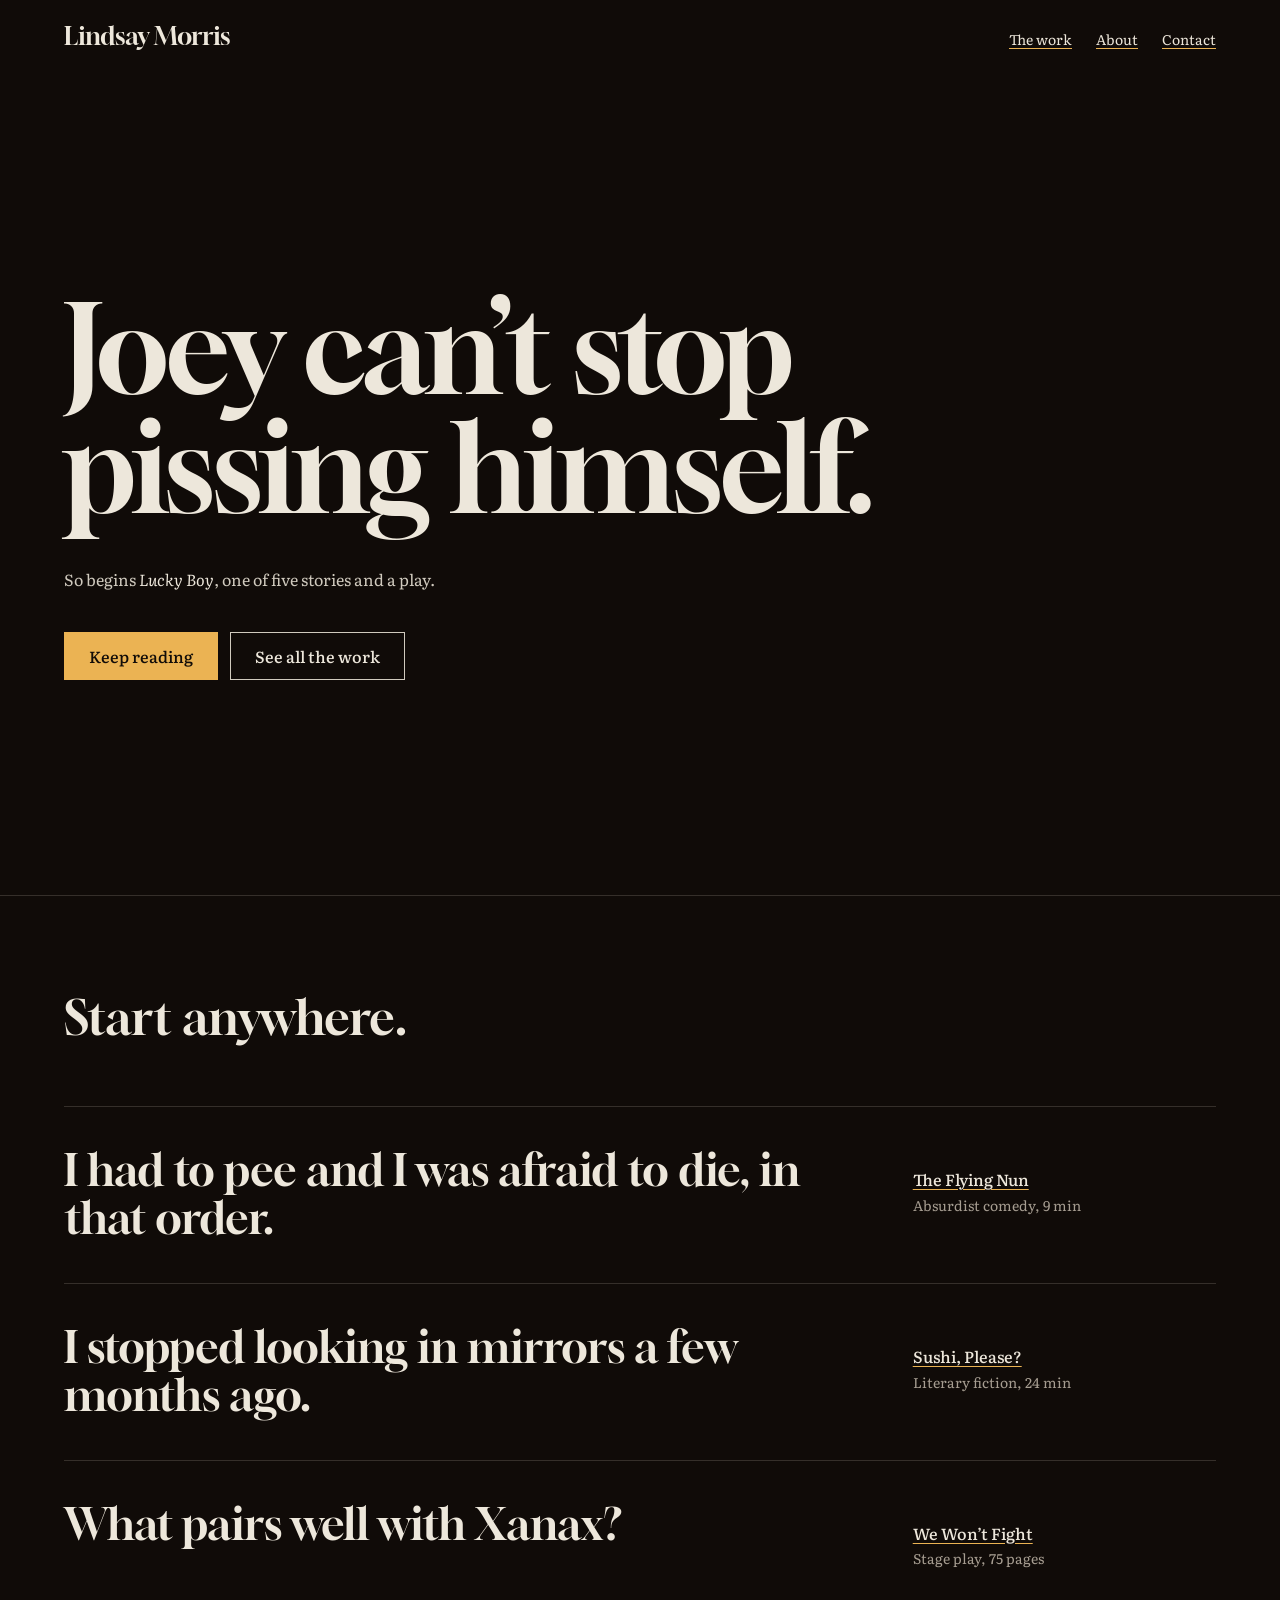
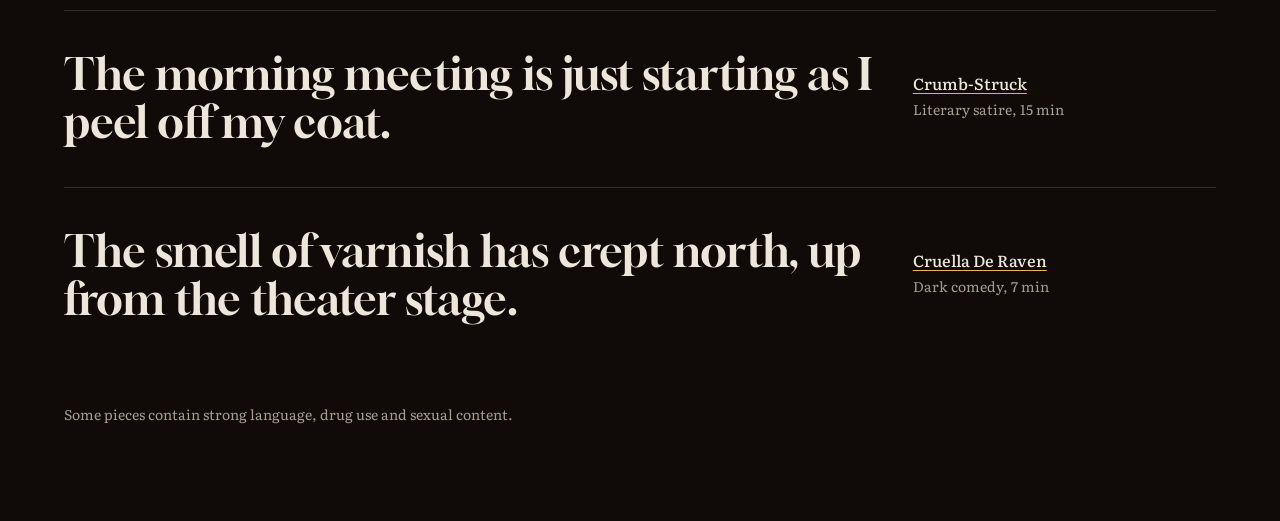
<file: mockups/night/index.html>
<!doctype html>
<html lang="en">
<head>
<meta charset="utf-8">
<meta name="viewport" content="width=device-width, initial-scale=1">
<meta name="description" content="Lindsay Morris, a Richmond writer and performer: five short stories and a stage play, in full.">
<title>Lindsay Morris, Night Edition mockup</title>
<link rel="preconnect" href="https://fonts.googleapis.com">
<link rel="preconnect" href="https://fonts.gstatic.com" crossorigin>
<link href="https://fonts.googleapis.com/css2?family=Gloock&family=Literata:ital,opsz,wght@0,7..72,400;0,7..72,500;1,7..72,400&display=swap" rel="stylesheet">
<style>
/* Hallmark · shape: First Lines · genre: editorial · theme: custom · job: listen (read) · idea: "every piece is sold by its first line, set as large as a headline" · vibe: "late-night reading, funny and a little dangerous"
 * paper: oklch(15.5% 0.012 55) · accent: oklch(80% 0.13 78) lamplight · display: Gloock · body: Literata · hero: one story's opening line as the headline · nav: edge-aligned, name and three links · footer: n/a (mockup) · imagery: none, words are the material · signature: an index made only of first lines
 * axes: dark/high-contrast-serif/warm · posture: restrained · contrast: pass · fold: pass · v2.0.0 */
/* Hallmark · pre-emit critique: P3 H3 E3 S3 R2 V3 · weakest: R, all first lines share one composition; the full build gives the play a script page */
@import url("./tokens.css");
@import url("./base.css");

a { text-decoration-color: var(--color-accent); text-underline-offset: 0.2em; }
a:hover { text-decoration-thickness: 2px; }
.nav { display: flex; align-items: baseline; justify-content: space-between; gap: var(--space-lg); padding-block: var(--space-lg); }
.wordmark { font: 400 var(--text-xl)/1 var(--font-display); text-decoration: none; white-space: nowrap; }
.nav ul { display: flex; gap: var(--space-lg); list-style: none; margin: 0; padding: 0; font-size: var(--text-sm); }
.nav a { white-space: nowrap; }

.hero { min-height: calc(100svh - 80px); display: grid; align-content: center; padding-block: var(--space-2xl); }
.hero h1 { font: 400 clamp(3.25rem, 9.5vw, 9.5rem)/0.98 var(--font-display); letter-spacing: -0.025em; max-width: 13ch; }
.hero .lead { margin-top: var(--space-xl); color: var(--color-ink-2); }
.hero .lead cite { font-style: italic; color: var(--color-ink); }
.actions { display: flex; flex-wrap: wrap; gap: var(--space-sm); margin-top: var(--space-xl); }
.btn { display: inline-flex; align-items: center; min-height: 48px; padding: 0 var(--space-lg); font: 500 var(--text-md)/1 var(--font-body); text-decoration: none; border: 1px solid var(--color-ink-2); border-radius: 0; color: var(--color-ink); transition: background-color var(--dur-micro), color var(--dur-micro), border-color var(--dur-micro); }
.btn--primary { background: var(--color-accent); border-color: var(--color-accent); color: var(--color-accent-ink); }
.btn:hover { background: var(--color-paper-3); }
.btn--primary:hover { background: var(--color-ink); border-color: var(--color-ink); }
.btn:active { transform: translateY(1px); }

.lines { border-top: 1px solid var(--color-rule); padding-block: var(--space-3xl); }
.lines h2 { font: 400 var(--text-section)/1.05 var(--font-display); }
.lines ol { list-style: none; margin: var(--space-2xl) 0 0; padding: 0; }
.lines li { border-top: 1px solid var(--color-rule); }
.lines a { display: grid; grid-template-columns: minmax(0, 8fr) minmax(0, 3fr); gap: var(--space-xl); align-items: baseline; padding-block: var(--space-xl); text-decoration: none; transition: color var(--dur-micro); }
.lines .q { font: 400 clamp(1.75rem, 3.4vw, 3.25rem)/1.1 var(--font-display); }
.lines a:hover .q { color: var(--color-accent); }
.lines .meta b { display: block; font-weight: 500; text-decoration: underline; text-decoration-color: var(--color-accent); text-underline-offset: 0.2em; }
.lines .meta span { color: var(--color-muted); font-size: var(--text-sm); }
.lines .note { margin-top: var(--space-xl); color: var(--color-muted); font-size: var(--text-sm); }

@media (max-width: 40rem) {
  .nav ul { gap: var(--space-md); } .nav li:nth-child(2) { display: none; }
  .lines a { grid-template-columns: minmax(0, 1fr); gap: var(--space-sm); }
}
</style>
</head>
<body>
<header class="container nav">
  <a class="wordmark" href="#">Lindsay Morris</a>
  <ul><li><a href="#work">The work</a></li><li><a href="#">About</a></li><li><a href="#">Contact</a></li></ul>
</header>
<main>
  <section class="container hero">
    <h1>Joey can’t stop pissing himself.</h1>
    <p class="lead">So begins <cite>Lucky Boy</cite>, one of five stories and a play.</p>
    <div class="actions"><a class="btn btn--primary" href="#">Keep reading</a><a class="btn" href="#work">See all the work</a></div>
  </section>
  <section class="container lines" id="work">
    <h2>Start anywhere.</h2>
    <ol>
      <li><a href="#"><span class="q">I had to pee and I was afraid to die, in that order.</span><span class="meta"><b>The Flying Nun</b><span>Absurdist comedy, 9 min</span></span></a></li>
      <li><a href="#"><span class="q">I stopped looking in mirrors a few months ago.</span><span class="meta"><b>Sushi, Please?</b><span>Literary fiction, 24 min</span></span></a></li>
      <li><a href="#"><span class="q">What pairs well with Xanax?</span><span class="meta"><b>We Won’t Fight</b><span>Stage play, 75 pages</span></span></a></li>
      <li><a href="#"><span class="q">The morning meeting is just starting as I peel off my coat.</span><span class="meta"><b>Crumb-Struck</b><span>Literary satire, 15 min</span></span></a></li>
      <li><a href="#"><span class="q">The smell of varnish has crept north, up from the theater stage.</span><span class="meta"><b>Cruella De Raven</b><span>Dark comedy, 7 min</span></span></a></li>
    </ol>
    <p class="note">Some pieces contain strong language, drug use and sexual content.</p>
  </section>
</main>
</body>
</html>
</file>
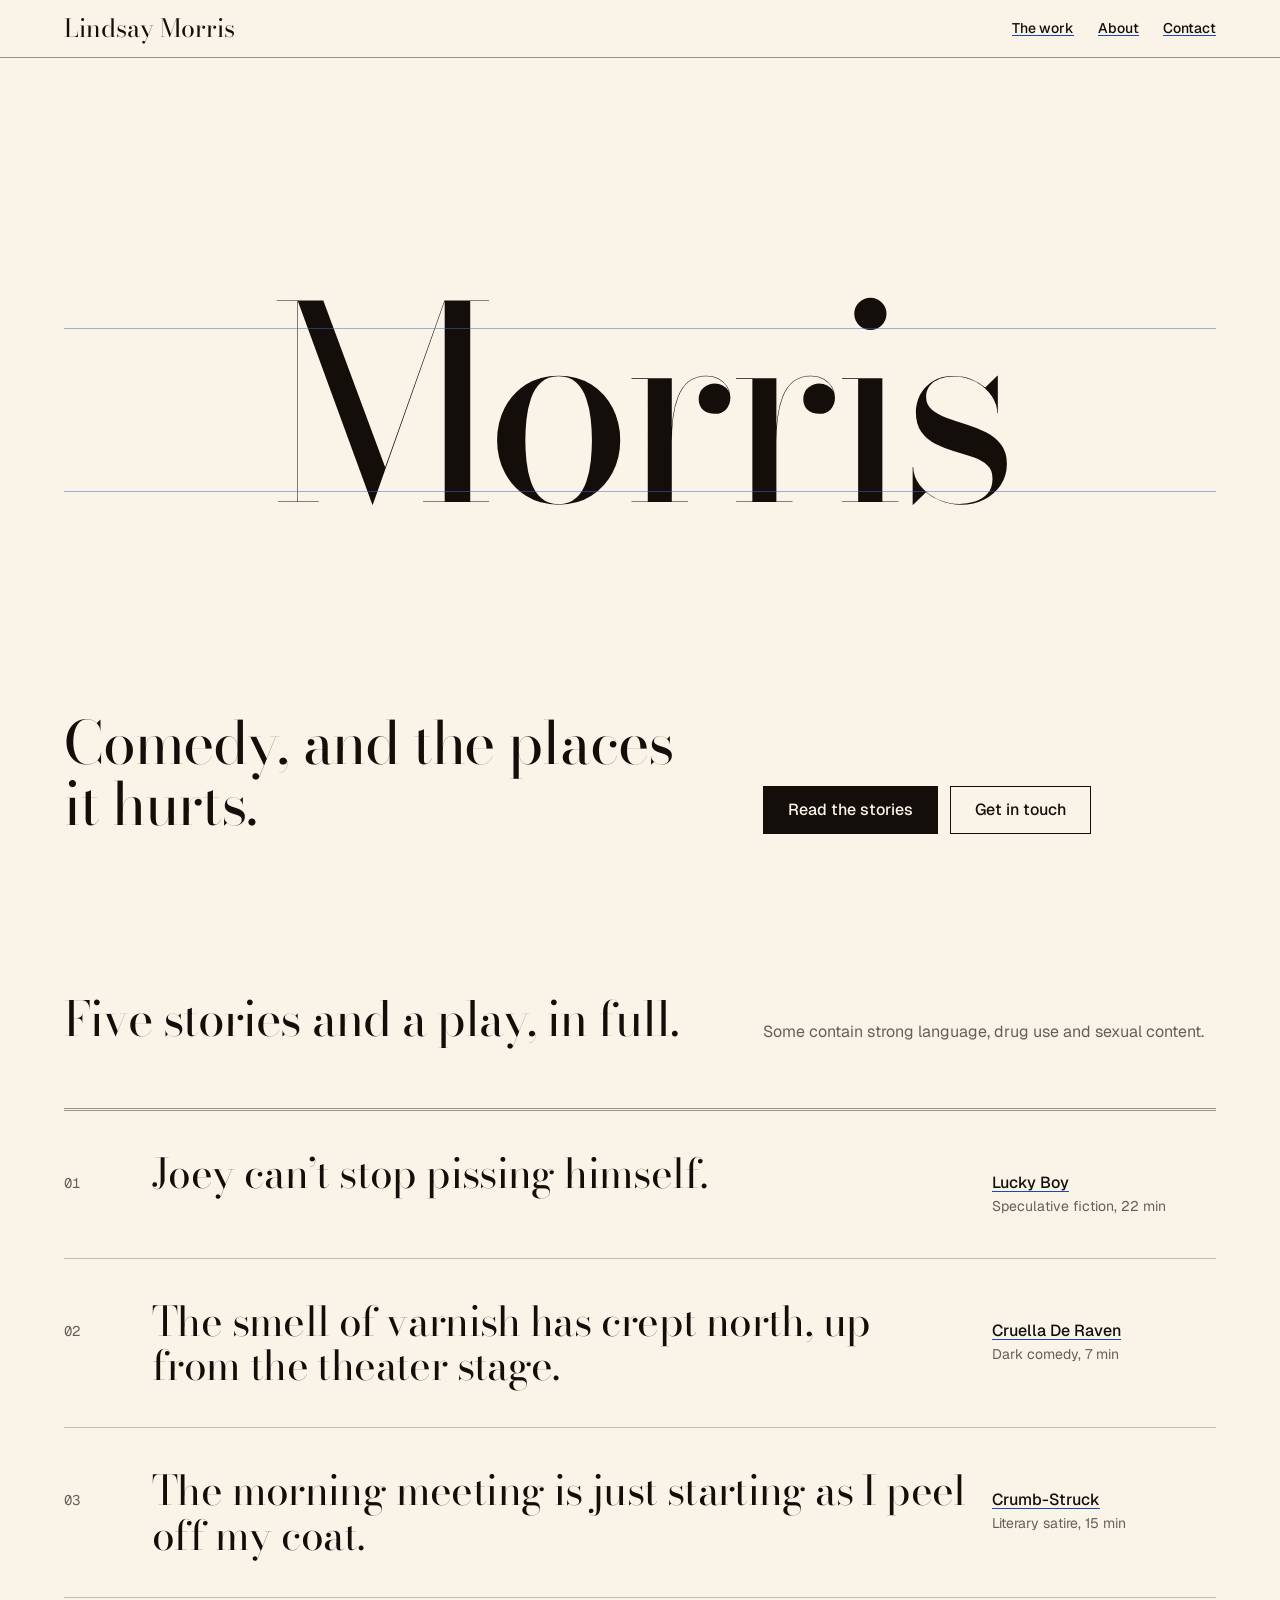
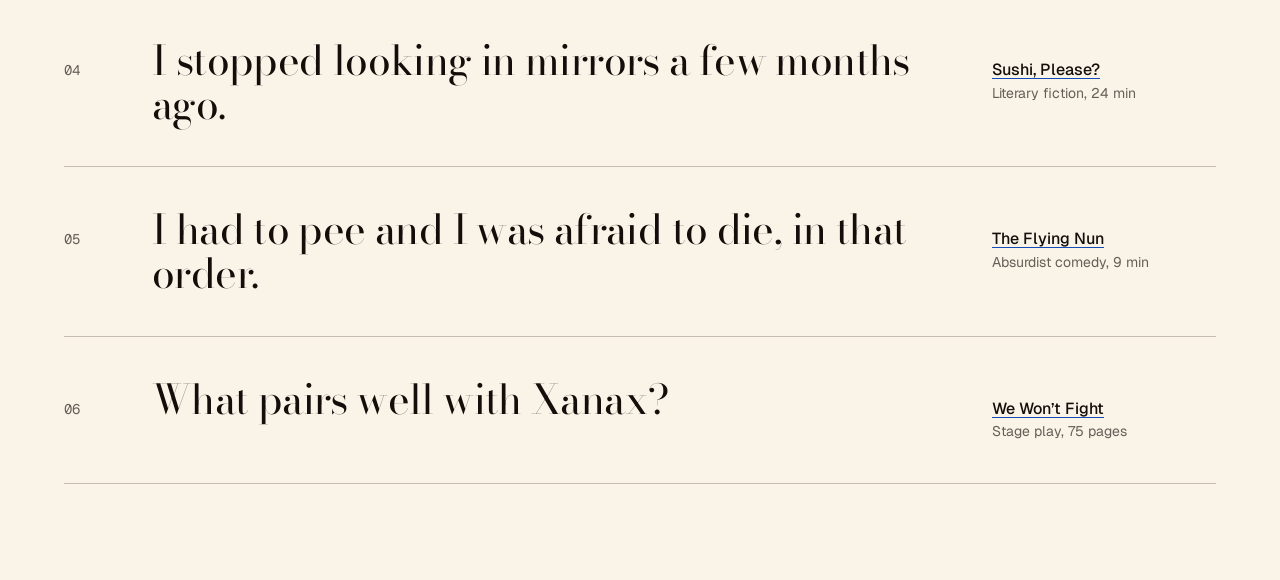
<file: mockups/specimen/index.html>
<!doctype html>
<html lang="en">
<head>
<meta charset="utf-8">
<meta name="viewport" content="width=device-width, initial-scale=1">
<meta name="description" content="Lindsay Morris, a Richmond writer and performer: five short stories and a stage play, in full.">
<title>Lindsay Morris · Specimen mockup</title>
<link rel="preconnect" href="https://fonts.googleapis.com">
<link rel="preconnect" href="https://fonts.gstatic.com" crossorigin>
<link href="https://fonts.googleapis.com/css2?family=Bodoni+Moda:ital,opsz,wght@0,6..96,400..900;1,6..96,400&family=Geist:wght@400;500&family=Geist+Mono:wght@400&display=swap" rel="stylesheet">
<style>
/* Hallmark · shape: Poster then Index · genre: editorial · theme: Specimen (deal 3/3, seed writing-portfolio-lindsay-morris-c835·00d57d51·2026-10-29·r0) · job: listen (read) · draw: manual
 * hero: Poster, her surname at poster size over a split of head and actions · nav: edge-aligned, wordmark and three links · footer: n/a (hero mockup) · imagery: none, words are the material · signature: each story's first line set as a specimen at display size
 * axes: light/high-contrast-serif/cool · posture: restrained · contrast: pass · fold: pass · v2.0.0 */
/* Hallmark · pre-emit critique: P3 H3 E3 S3 R3 V2 · weakest: V, Didone reads literary more than funny; the first lines supply the jokes */
@import url("./tokens.css");
@import url("./base.css");

h1, h2 { font-variation-settings: "opsz" var(--display-optical); }
.nav { display: flex; align-items: center; justify-content: space-between; gap: var(--space-lg); padding-block: var(--space-md); border-bottom: var(--rule-hair) solid var(--color-rule-2); }
.wordmark { font: 400 var(--text-xl)/1 var(--font-display); text-decoration: none; }
.nav ul { display: flex; gap: var(--space-lg); list-style: none; margin: 0; padding: 0; font-size: var(--text-sm); font-weight: 500; }
.nav a { text-decoration-color: var(--color-accent); }

.hero { min-height: calc(100svh - 60px); display: grid; grid-template-rows: 1fr auto; padding-block: var(--space-xl) var(--space-2xl); }
.poster { align-self: center; font: 400 clamp(5rem, 21vw, 19rem)/0.9 var(--font-display); font-variation-settings: "opsz" 96; letter-spacing: -0.035em; text-align: center; margin: 0; position: relative; }
.poster::before, .poster::after { content: ""; position: absolute; left: 0; right: 0; border-top: var(--rule-hair) solid var(--color-guide); }
.poster::before { top: 0.16em; } .poster::after { bottom: 0.13em; }
.split { display: grid; grid-template-columns: minmax(0, 7fr) minmax(0, 5fr); gap: var(--space-2xl); align-items: end; }
.split .line { font: 400 var(--text-display-s)/1.02 var(--font-display); font-variation-settings: "opsz" 96; letter-spacing: var(--tracking-display); max-width: 18ch; }
.poster { max-width: none; }
.split .lead { margin-bottom: var(--space-lg); color: var(--color-ink-2); }
.actions { display: flex; flex-wrap: wrap; gap: var(--space-sm); }
.btn { display: inline-flex; align-items: center; min-height: 48px; text-decoration: none; border: var(--rule-hair) solid var(--color-ink); border-radius: 0; padding: 0 var(--space-lg); font-weight: 500; transition: background-color .15s, color .15s; }
.btn--primary { background: var(--color-ink); color: var(--color-paper); }
.btn--primary:hover { background: var(--color-ink-2); }
.btn:active { transform: translateY(1px); }
.btn:not(.btn--primary):hover { background: var(--color-paper-2); }

.work { padding-block: var(--space-3xl); }
.work-head { display: grid; grid-template-columns: minmax(0, 7fr) minmax(0, 5fr); gap: var(--space-2xl); align-items: end; }
.work-head p { color: var(--color-muted); }
.specimens { list-style: none; margin: var(--space-2xl) 0 0; padding: 0; border-top: 3px double var(--color-rule-2); }
.specimens a { display: grid; grid-template-columns: 4rem minmax(0, 1fr) 14rem; gap: var(--space-lg); align-items: baseline; padding-block: var(--space-xl); border-bottom: var(--rule-hair) solid var(--color-rule); text-decoration: none; transition: background-color .15s; }
.specimens a:hover { background: var(--color-paper-2); }
.specimens .n { font-family: var(--font-outlier); font-size: var(--text-sm); color: var(--color-muted); }
.specimens .q { font: 400 clamp(1.75rem, 3.2vw, 3rem)/1.08 var(--font-display); font-optical-sizing: auto; letter-spacing: -0.015em; }
.specimens .meta { font-size: var(--text-sm); }
.specimens .meta b { display: block; font-weight: 500; font-size: var(--text-md); text-decoration: underline; text-decoration-color: var(--color-accent); text-underline-offset: 0.18em; }
.specimens .meta span { color: var(--color-muted); }

@media (max-width: 60rem) {
  .split, .work-head { grid-template-columns: minmax(0, 1fr); gap: var(--space-xl); }
  .specimens a { grid-template-columns: 2.5rem minmax(0, 1fr); }
  .specimens .meta { grid-column: 2; }
}

@media (max-width: 40rem) { .nav ul { gap: var(--space-md); } .nav li:nth-child(2) { display: none; } }
.wordmark, .nav a { white-space: nowrap; }
</style>
</head>
<body>
<header class="container nav">
  <a class="wordmark" href="#">Lindsay Morris</a>
  <ul><li><a href="#work">The work</a></li><li><a href="#">About</a></li><li><a href="#">Contact</a></li></ul>
</header>
<main>
  <section class="container hero">
    <h1 class="poster"><span class="visually-hidden">Lindsay </span>Morris</h1>
    <div class="split">
      <p class="line">Comedy, and the places it hurts.</p>
      <div>
        <div class="actions"><a class="btn btn--primary" href="#work">Read the stories</a><a class="btn" href="#">Get in touch</a></div>
      </div>
    </div>
  </section>
  <section class="container work" id="work">
    <div class="work-head"><h2>Five stories and a play, in full.</h2><p>Some contain strong language, drug use and sexual content.</p></div>
    <ol class="specimens">
      <li><a href="#"><span class="n">01</span><span class="q">Joey can’t stop pissing himself.</span><span class="meta"><b>Lucky Boy</b><span>Speculative fiction, 22 min</span></span></a></li>
      <li><a href="#"><span class="n">02</span><span class="q">The smell of varnish has crept north, up from the theater stage.</span><span class="meta"><b>Cruella De Raven</b><span>Dark comedy, 7 min</span></span></a></li>
      <li><a href="#"><span class="n">03</span><span class="q">The morning meeting is just starting as I peel off my coat.</span><span class="meta"><b>Crumb-Struck</b><span>Literary satire, 15 min</span></span></a></li>
      <li><a href="#"><span class="n">04</span><span class="q">I stopped looking in mirrors a few months ago.</span><span class="meta"><b>Sushi, Please?</b><span>Literary fiction, 24 min</span></span></a></li>
      <li><a href="#"><span class="n">05</span><span class="q">I had to pee and I was afraid to die, in that order.</span><span class="meta"><b>The Flying Nun</b><span>Absurdist comedy, 9 min</span></span></a></li>
      <li><a href="#"><span class="n">06</span><span class="q">What pairs well with Xanax?</span><span class="meta"><b>We Won’t Fight</b><span>Stage play, 75 pages</span></span></a></li>
    </ol>
  </section>
</main>
</body>
</html>
</file>
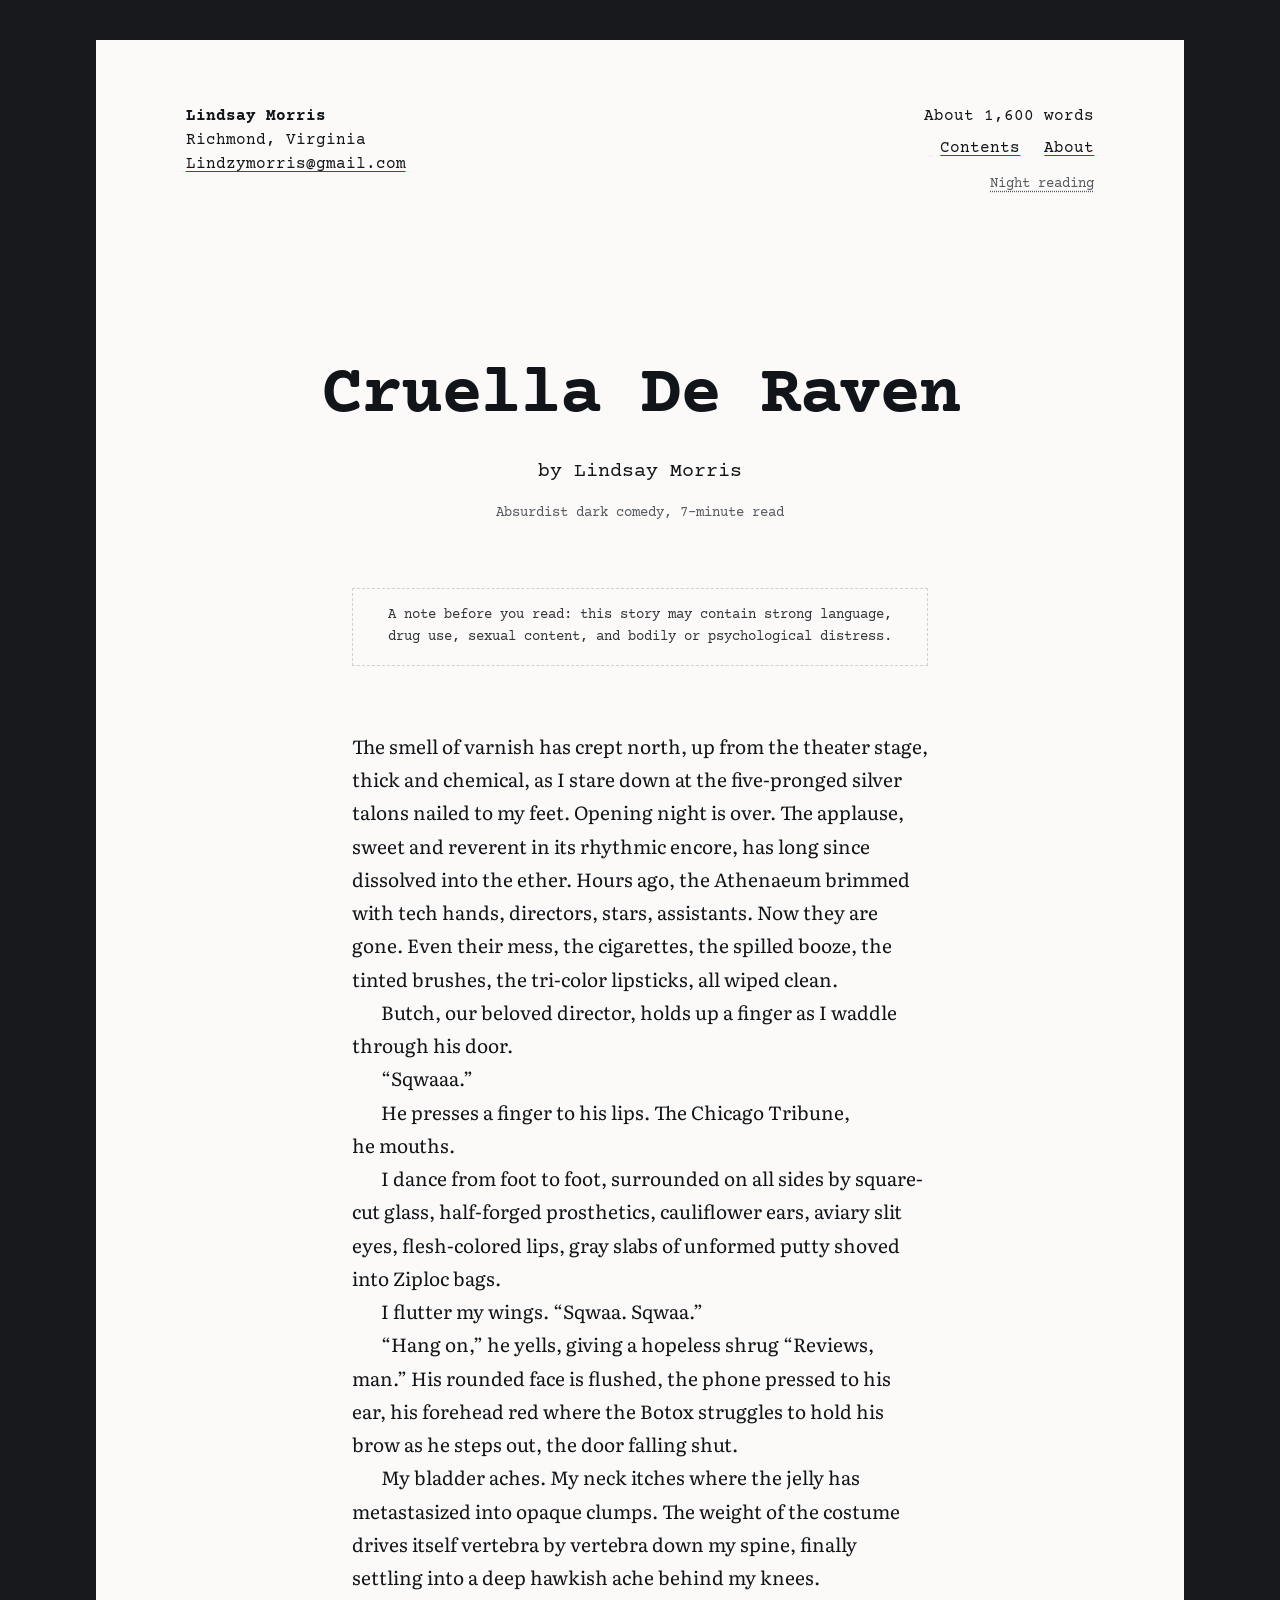
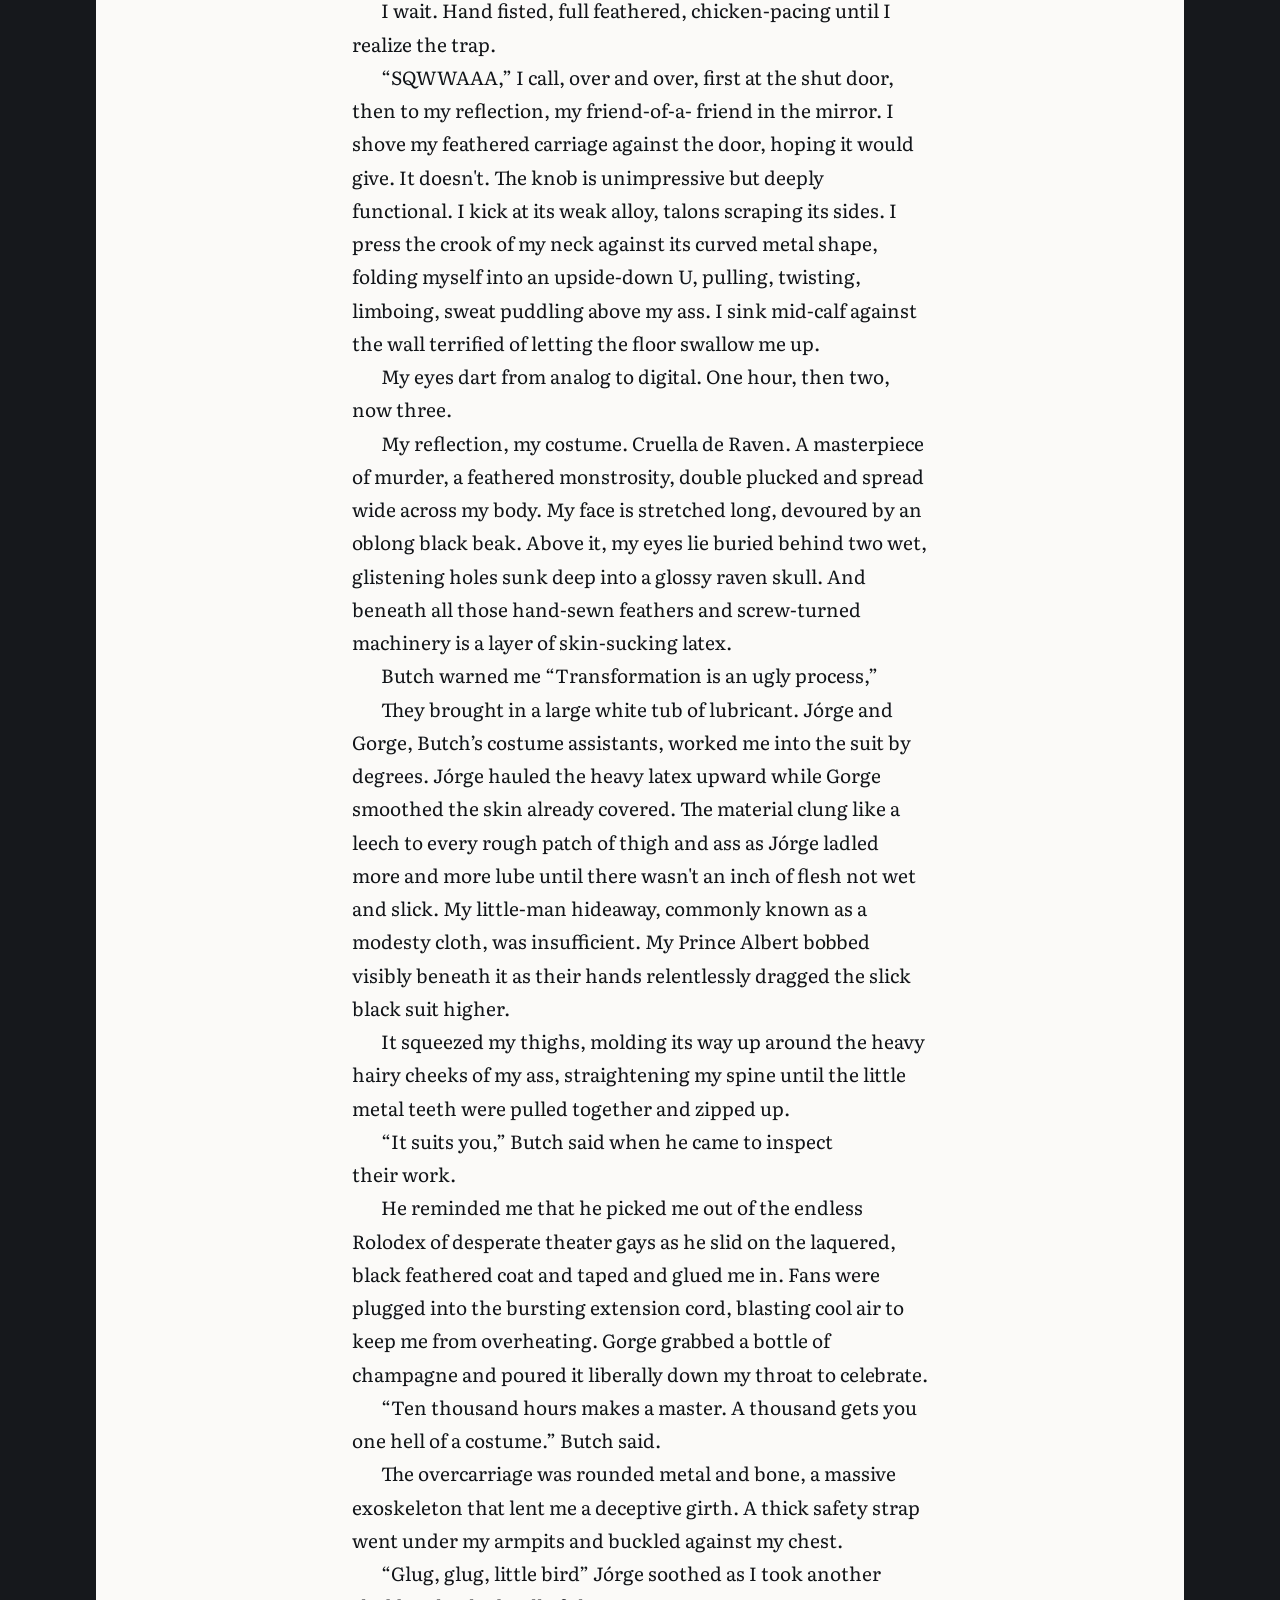
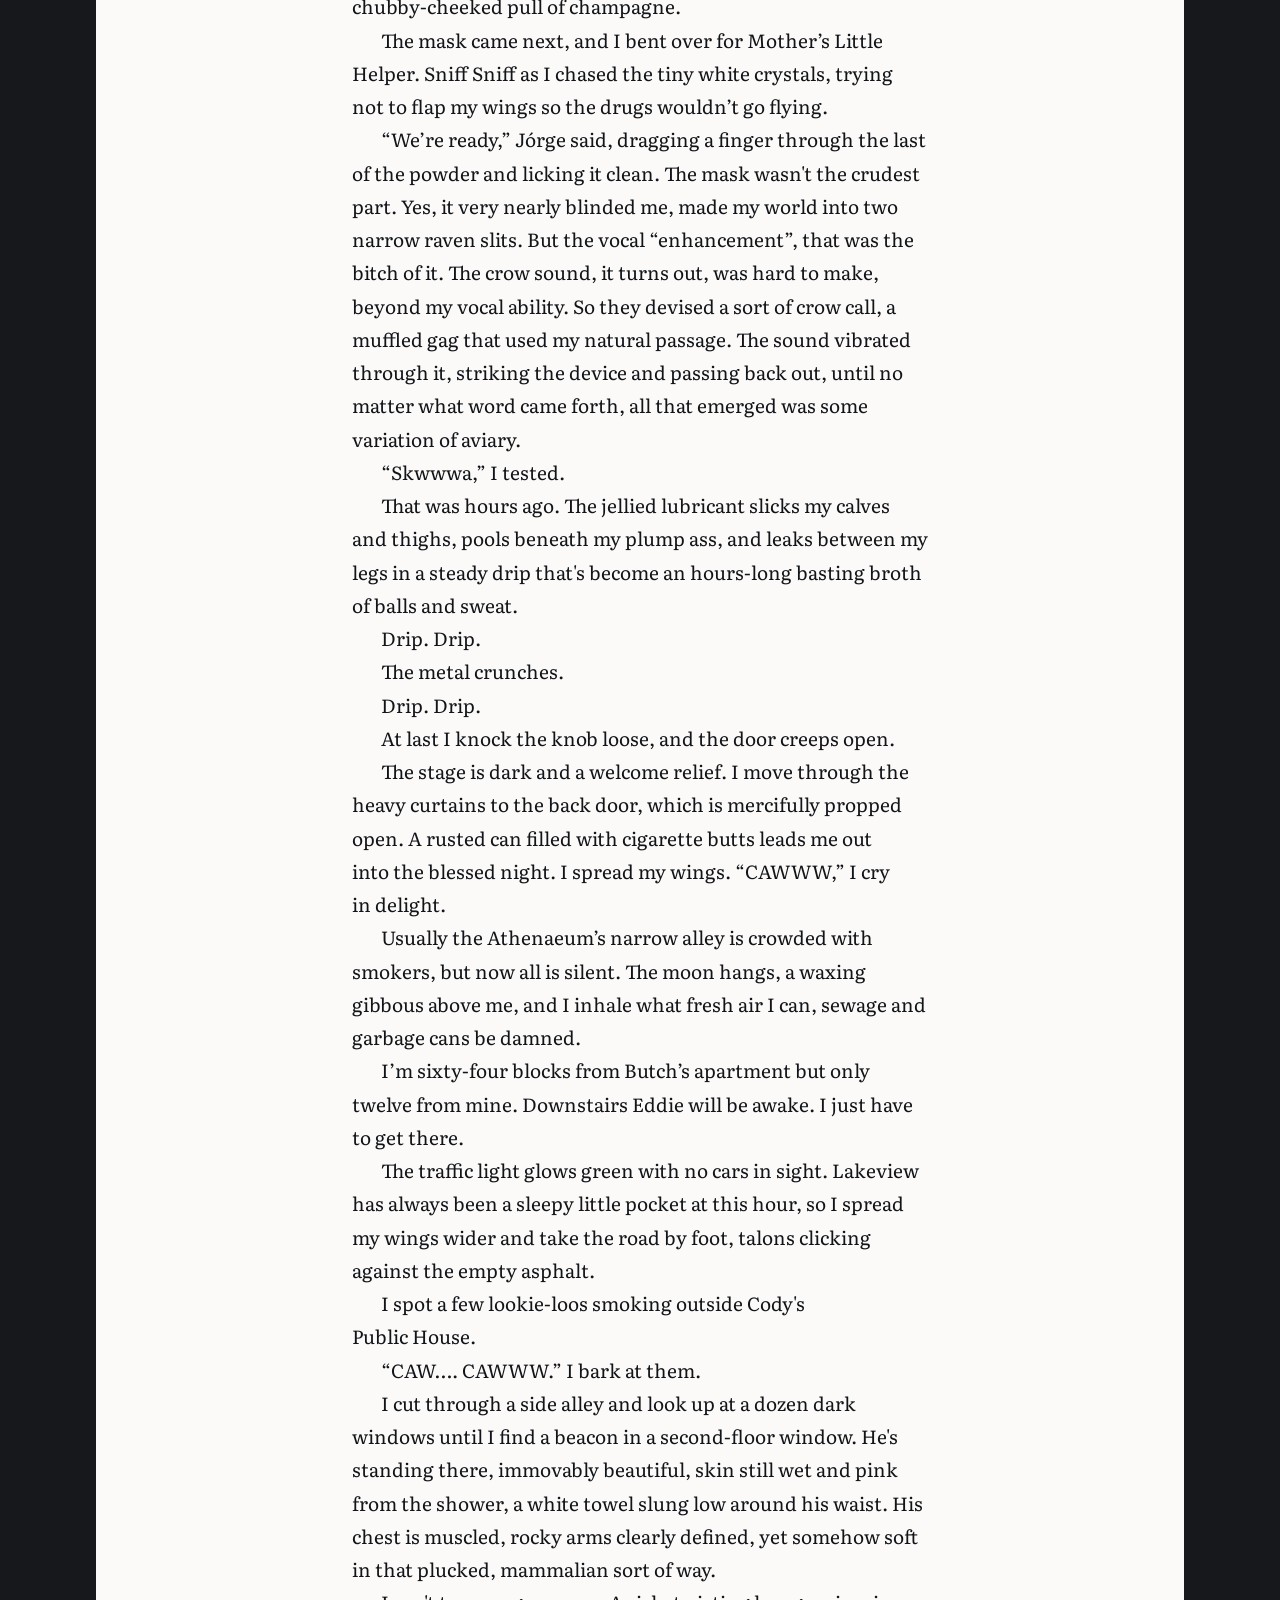
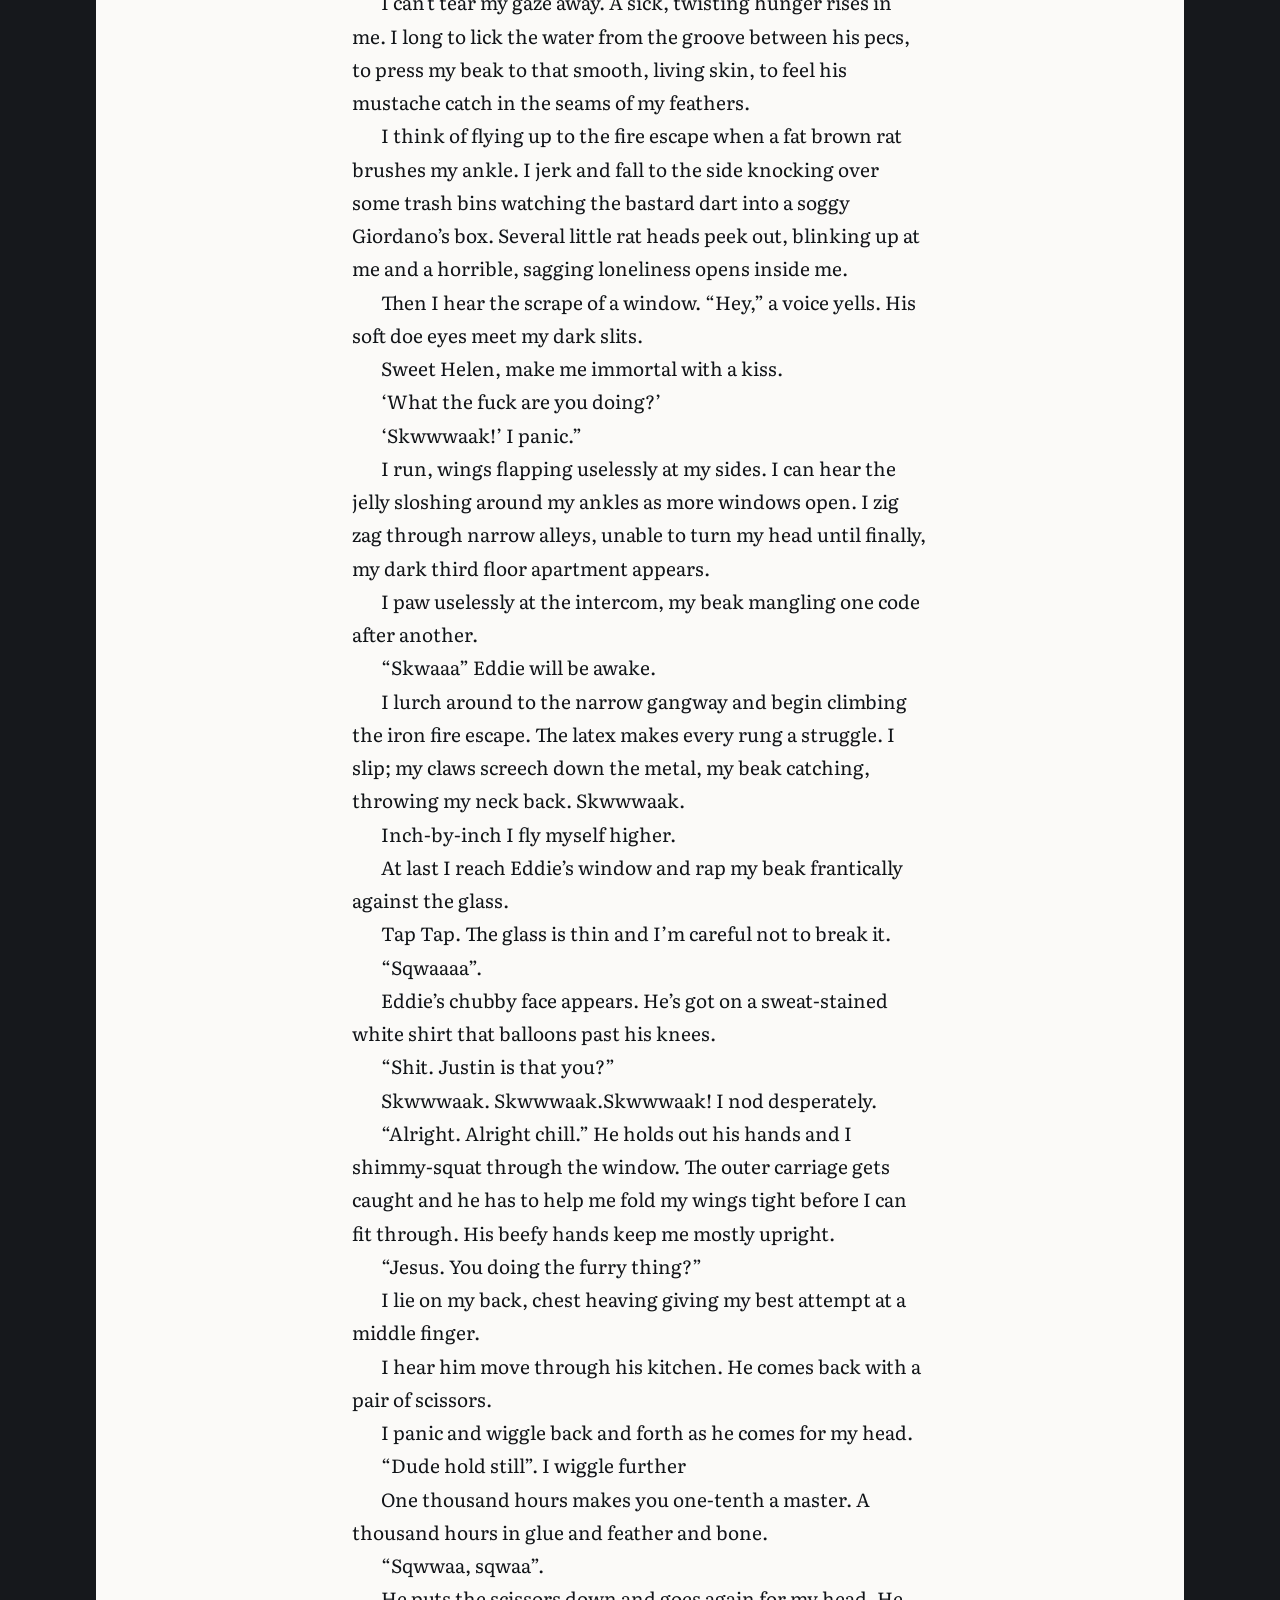
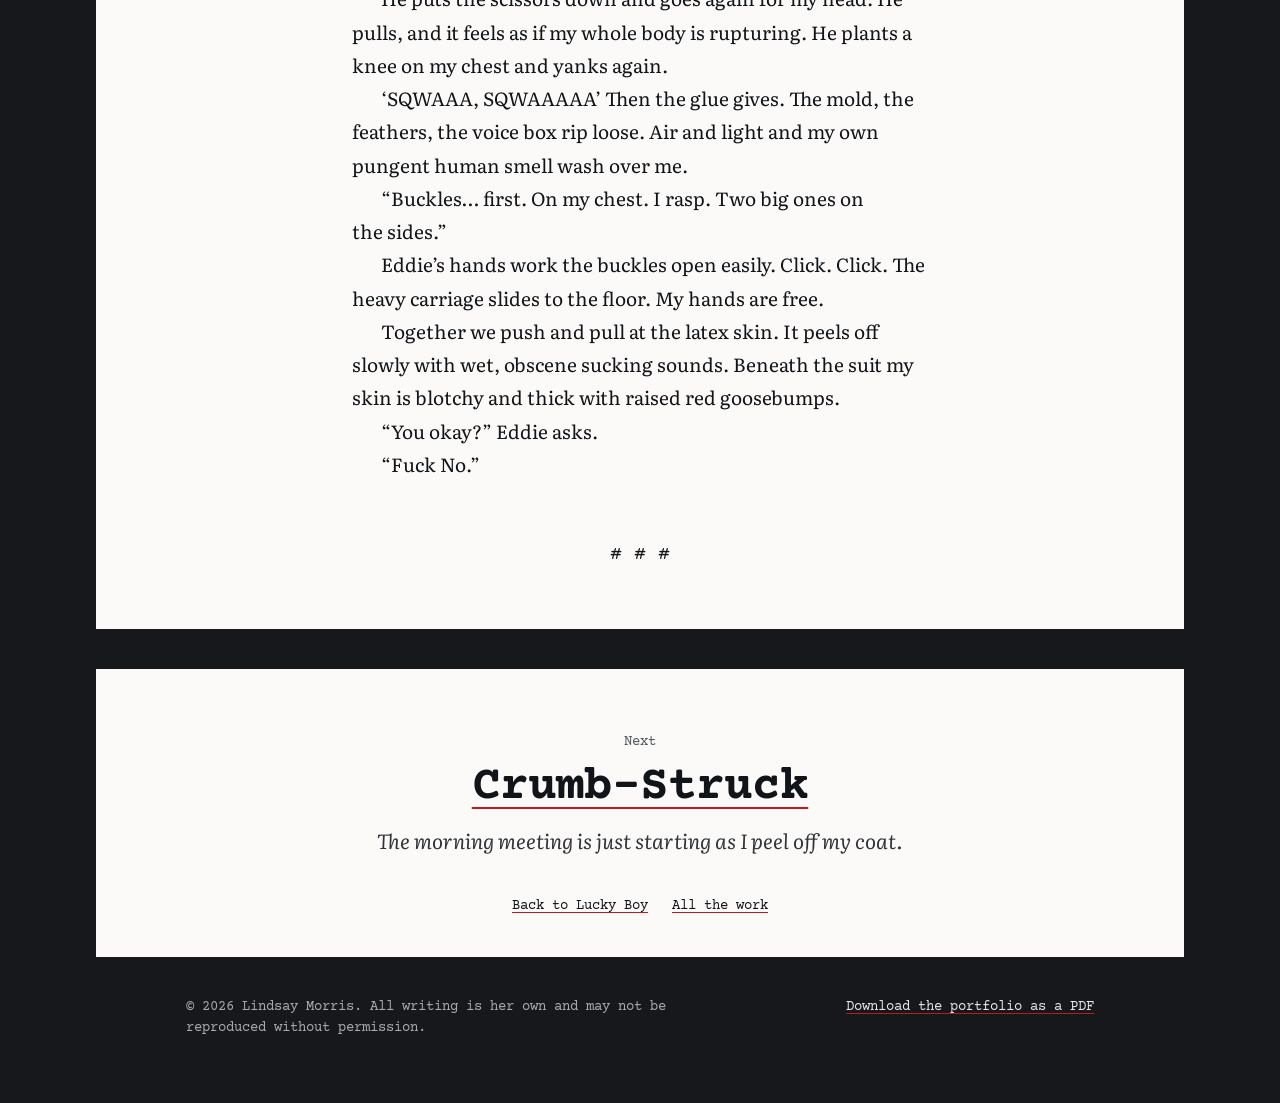
<file: site/works/cruella-de-raven.html>
<!doctype html>
<html lang="en">
<head>
<meta charset="utf-8">
<meta name="viewport" content="width=device-width, initial-scale=1">
<title>Cruella De Raven, by Lindsay Morris</title>
<meta name="description" content="A theater performer must find a way home while trapped inside an elaborate, nearly inescapable costume. A short story by Lindsay Morris, in full.">
<meta property="og:title" content="Cruella De Raven, by Lindsay Morris">
<meta property="og:description" content="A theater performer must find a way home while trapped inside an elaborate, nearly inescapable costume. A short story by Lindsay Morris, in full.">
<meta property="og:type" content="website">
<meta property="og:url" content="https://psdwizzard.github.io/lindsay-morris/works/cruella-de-raven.html">
<meta name="theme-color" content="#16181c">
<link rel="icon" href="../assets/favicon.svg" type="image/svg+xml">
<link rel="preconnect" href="https://fonts.googleapis.com">
<link rel="preconnect" href="https://fonts.gstatic.com" crossorigin>
<link href="https://fonts.googleapis.com/css2?family=Courier+Prime:ital,wght@0,400;0,700;1,400&family=Literata:ital,opsz,wght@0,7..72,400;0,7..72,500;1,7..72,400&display=swap" rel="stylesheet">
<link rel="stylesheet" href="../assets/site.css">
<script>document.documentElement.classList.add('js');try{if(localStorage.getItem('lm-theme')==='night')document.documentElement.dataset.theme='night'}catch(e){}</script>
</head>
<body class="reading">
<a class="skip" href="#text">Skip to the text</a>
<div class="runbar" aria-hidden="true"><span>Morris / Cruella De Raven</span><span class="progress"></span></div>
<main>
  <article class="sheet manuscript">
    <header class="ms-head">
      <address><a class="home" href="../index.html">Lindsay Morris</a><br>Richmond, Virginia<br><a href="mailto:Lindzymorris@gmail.com">Lindzymorris@gmail.com</a></address>
      <div class="count">About 1,600 words
        <nav aria-label="Main"><ul><li><a href="../index.html#contents">Contents</a></li><li><a href="../index.html#about">About</a></li></ul></nav>
        <button class="lights" type="button" aria-pressed="false" hidden>Night reading</button>
      </div>
    </header>
    <div class="ms-title">
      <h1>Cruella De Raven</h1>
      <p class="by">by Lindsay Morris</p>
      <p class="meta">Absurdist dark comedy, 7-minute read</p>
    </div>
    <p class="cnote">A note before you read: this story may contain strong language, drug use, sexual content, and bodily or psychological distress.</p>
    <div class="text" id="text">
<p>The smell of varnish has crept north, up from the theater stage, thick and chemical, as I stare down at the five-pronged silver talons nailed to my feet. Opening night is over. The applause, sweet and reverent in its rhythmic encore, has long since dissolved into the ether. Hours ago, the Athenaeum brimmed with tech hands, directors, stars, assistants. Now they are gone. Even their mess, the cigarettes, the spilled booze, the tinted brushes, the tri-color lipsticks, all wiped clean.</p>
<p>Butch, our beloved director, holds up a finger as I waddle through his door.</p>
<p>“Sqwaaa.”</p>
<p>He presses a finger to his lips. The Chicago Tribune, he mouths.</p>
<p>I dance from foot to foot, surrounded on all sides by square-cut glass, half-forged prosthetics, cauliflower ears, aviary slit eyes, flesh-colored lips, gray slabs of unformed putty shoved into Ziploc bags.</p>
<p>I flutter my wings. “Sqwaa. Sqwaa.”</p>
<p>“Hang on,” he yells, giving a hopeless shrug “Reviews, man.” His rounded face is flushed, the phone pressed to his ear, his forehead red where the Botox struggles to hold his brow as he steps out, the door falling shut.</p>
<p>My bladder aches. My neck itches where the jelly has metastasized into opaque clumps. The weight of the costume drives itself vertebra by vertebra down my spine, finally settling into a deep hawkish ache behind my knees.</p>
<p>I wait. Hand fisted, full feathered, chicken-pacing until I realize the trap.</p>
<p>“SQWWAAA,” I call, over and over, first at the shut door, then to my reflection, my friend-of-a- friend in the mirror. I shove my feathered carriage against the door, hoping it would give. It doesn't. The knob is unimpressive but deeply functional. I kick at its weak alloy, talons scraping its sides. I press the crook of my neck against its curved metal shape, folding myself into an upside-down U, pulling, twisting, limboing, sweat puddling above my ass. I sink mid-calf against the wall terrified of letting the floor swallow me up.</p>
<p>My eyes dart from analog to digital. One hour, then two, now three.</p>
<p>My reflection, my costume. Cruella de Raven. A masterpiece of murder, a feathered monstrosity, double plucked and spread wide across my body. My face is stretched long, devoured by an oblong black beak. Above it, my eyes lie buried behind two wet, glistening holes sunk deep into a glossy raven skull. And beneath all those hand-sewn feathers and screw-turned machinery is a layer of skin-sucking latex.</p>
<p>Butch warned me “Transformation is an ugly process,”</p>
<p>They brought in a large white tub of lubricant. Jórge and Gorge, Butch’s costume assistants, worked me into the suit by degrees. Jórge hauled the heavy latex upward while Gorge smoothed the skin already covered. The material clung like a leech to every rough patch of thigh and ass as Jórge ladled more and more lube until there wasn't an inch of flesh not wet and slick. My little-man hideaway, commonly known as a modesty cloth, was insufficient. My Prince Albert bobbed visibly beneath it as their hands relentlessly dragged the slick black suit higher.</p>
<p>It squeezed my thighs, molding its way up around the heavy hairy cheeks of my ass, straightening my spine until the little metal teeth were pulled together and zipped up.</p>
<p>“It suits you,” Butch said when he came to inspect their work.</p>
<p>He reminded me that he picked me out of the endless Rolodex of desperate theater gays as he slid on the laquered, black feathered coat and taped and glued me in. Fans were plugged into the bursting extension cord, blasting cool air to keep me from overheating. Gorge grabbed a bottle of champagne and poured it liberally down my throat to celebrate.</p>
<p>“Ten thousand hours makes a master. A thousand gets you one hell of a costume.” Butch said.</p>
<p>The overcarriage was rounded metal and bone, a massive exoskeleton that lent me a deceptive girth. A thick safety strap went under my armpits and buckled against my chest.</p>
<p>“Glug, glug, little bird” Jórge soothed as I took another chubby-cheeked pull of champagne.</p>
<p>The mask came next, and I bent over for Mother’s Little Helper. Sniff Sniff as I chased the tiny white crystals, trying not to flap my wings so the drugs wouldn’t go flying.</p>
<p>“We’re ready,” Jórge said, dragging a finger through the last of the powder and licking it clean. The mask wasn't the crudest part. Yes, it very nearly blinded me, made my world into two narrow raven slits. But the vocal “enhancement”, that was the bitch of it. The crow sound, it turns out, was hard to make, beyond my vocal ability. So they devised a sort of crow call, a muffled gag that used my natural passage. The sound vibrated through it, striking the device and passing back out, until no matter what word came forth, all that emerged was some variation of aviary.</p>
<p>“Skwwwa,” I tested.</p>
<p>That was hours ago. The jellied lubricant slicks my calves and thighs, pools beneath my plump ass, and leaks between my legs in a steady drip that's become an hours-long basting broth of balls and sweat.</p>
<p>Drip. Drip.</p>
<p>The metal crunches.</p>
<p>Drip. Drip.</p>
<p>At last I knock the knob loose, and the door creeps open.</p>
<p>The stage is dark and a welcome relief. I move through the heavy curtains to the back door, which is mercifully propped open. A rusted can filled with cigarette butts leads me out into the blessed night. I spread my wings. “CAWWW,” I cry in delight.</p>
<p>Usually the Athenaeum’s narrow alley is crowded with smokers, but now all is silent. The moon hangs, a waxing gibbous above me, and I inhale what fresh air I can, sewage and garbage cans be damned.</p>
<p>I’m sixty-four blocks from Butch’s apartment but only twelve from mine. Downstairs Eddie will be awake. I just have to get there.</p>
<p>The traffic light glows green with no cars in sight. Lakeview has always been a sleepy little pocket at this hour, so I spread my wings wider and take the road by foot, talons clicking against the empty asphalt.</p>
<p>I spot a few lookie-loos smoking outside Cody's Public House.</p>
<p>“CAW…. CAWWW.” I bark at them.</p>
<p>I cut through a side alley and look up at a dozen dark windows until I find a beacon in a second-floor window. He's standing there, immovably beautiful, skin still wet and pink from the shower, a white towel slung low around his waist. His chest is muscled, rocky arms clearly defined, yet somehow soft in that plucked, mammalian sort of way.</p>
<p>I can't tear my gaze away. A sick, twisting hunger rises in me. I long to lick the water from the groove between his pecs, to press my beak to that smooth, living skin, to feel his mustache catch in the seams of my feathers.</p>
<p>I think of flying up to the fire escape when a fat brown rat brushes my ankle. I jerk and fall to the side knocking over some trash bins watching the bastard dart into a soggy Giordano’s box. Several little rat heads peek out, blinking up at me and a horrible, sagging loneliness opens inside me.</p>
<p>Then I hear the scrape of a window. “Hey,” a voice yells. His soft doe eyes meet my dark slits.</p>
<p>Sweet Helen, make me immortal with a kiss.</p>
<p>‘What the fuck are you doing?’</p>
<p>‘Skwwwaak!’ I panic.”</p>
<p>I run, wings flapping uselessly at my sides. I can hear the jelly sloshing around my ankles as more windows open. I zig zag through narrow alleys, unable to turn my head until finally, my dark third floor apartment appears.</p>
<p>I paw uselessly at the intercom, my beak mangling one code after another.</p>
<p>“Skwaaa” Eddie will be awake.</p>
<p>I lurch around to the narrow gangway and begin climbing the iron fire escape. The latex makes every rung a struggle. I slip; my claws screech down the metal, my beak catching, throwing my neck back. Skwwwaak.</p>
<p>Inch-by-inch I fly myself higher.</p>
<p>At last I reach Eddie’s window and rap my beak frantically against the glass.</p>
<p>Tap Tap. The glass is thin and I’m careful not to break it.</p>
<p>“Sqwaaaa”.</p>
<p>Eddie’s chubby face appears. He’s got on a sweat-stained white shirt that balloons past his knees.</p>
<p>“Shit. Justin is that you?”</p>
<p>Skwwwaak. Skwwwaak.Skwwwaak! I nod desperately.</p>
<p>“Alright. Alright chill.” He holds out his hands and I shimmy-squat through the window. The outer carriage gets caught and he has to help me fold my wings tight before I can fit through. His beefy hands keep me mostly upright.</p>
<p>“Jesus. You doing the furry thing?”</p>
<p>I lie on my back, chest heaving giving my best attempt at a middle finger.</p>
<p>I hear him move through his kitchen. He comes back with a pair of scissors.</p>
<p>I panic and wiggle back and forth as he comes for my head.</p>
<p>“Dude hold still”. I wiggle further</p>
<p>One thousand hours makes you one-tenth a master. A thousand hours in glue and feather and bone.</p>
<p>“Sqwwaa, sqwaa”.</p>
<p>He puts the scissors down and goes again for my head. He pulls, and it feels as if my whole body is rupturing. He plants a knee on my chest and yanks again.</p>
<p>‘SQWAAA, SQWAAAAA’ Then the glue gives. The mold, the feathers, the voice box rip loose. Air and light and my own pungent human smell wash over me.</p>
<p>“Buckles… first. On my chest. I rasp. Two big ones on the sides.”</p>
<p>Eddie’s hands work the buckles open easily. Click. Click. The heavy carriage slides to the floor. My hands are free.</p>
<p>Together we push and pull at the latex skin. It peels off slowly with wet, obscene sucking sounds. Beneath the suit my skin is blotchy and thick with raised red goosebumps.</p>
<p>“You okay?” Eddie asks.</p>
<p>“Fuck No.”</p>
    </div>
    <p class="endmark"># # #</p>
  </article>
  <nav class="sheet next" aria-label="More work">
    <a class="next-link" href="crumb-struck.html"><span class="k">Next</span><span class="t">Crumb-Struck</span><span class="first">The morning meeting is just starting as I peel off my coat.</span></a>
    <p class="aside"><a href="lucky-boy.html">Back to Lucky Boy</a><a href="../index.html#contents">All the work</a></p>
  </nav>
</main>
<footer class="desk-foot">
  <p>© 2026 Lindsay Morris. All writing is her own and may not be reproduced without permission.</p>
  <p><a href="../assets/Lindsay_Morris_Writing_Portfolio.pdf" download>Download the portfolio as a PDF</a></p>
</footer>
<script src="../assets/site.js"></script>
</body>
</html>
</file>
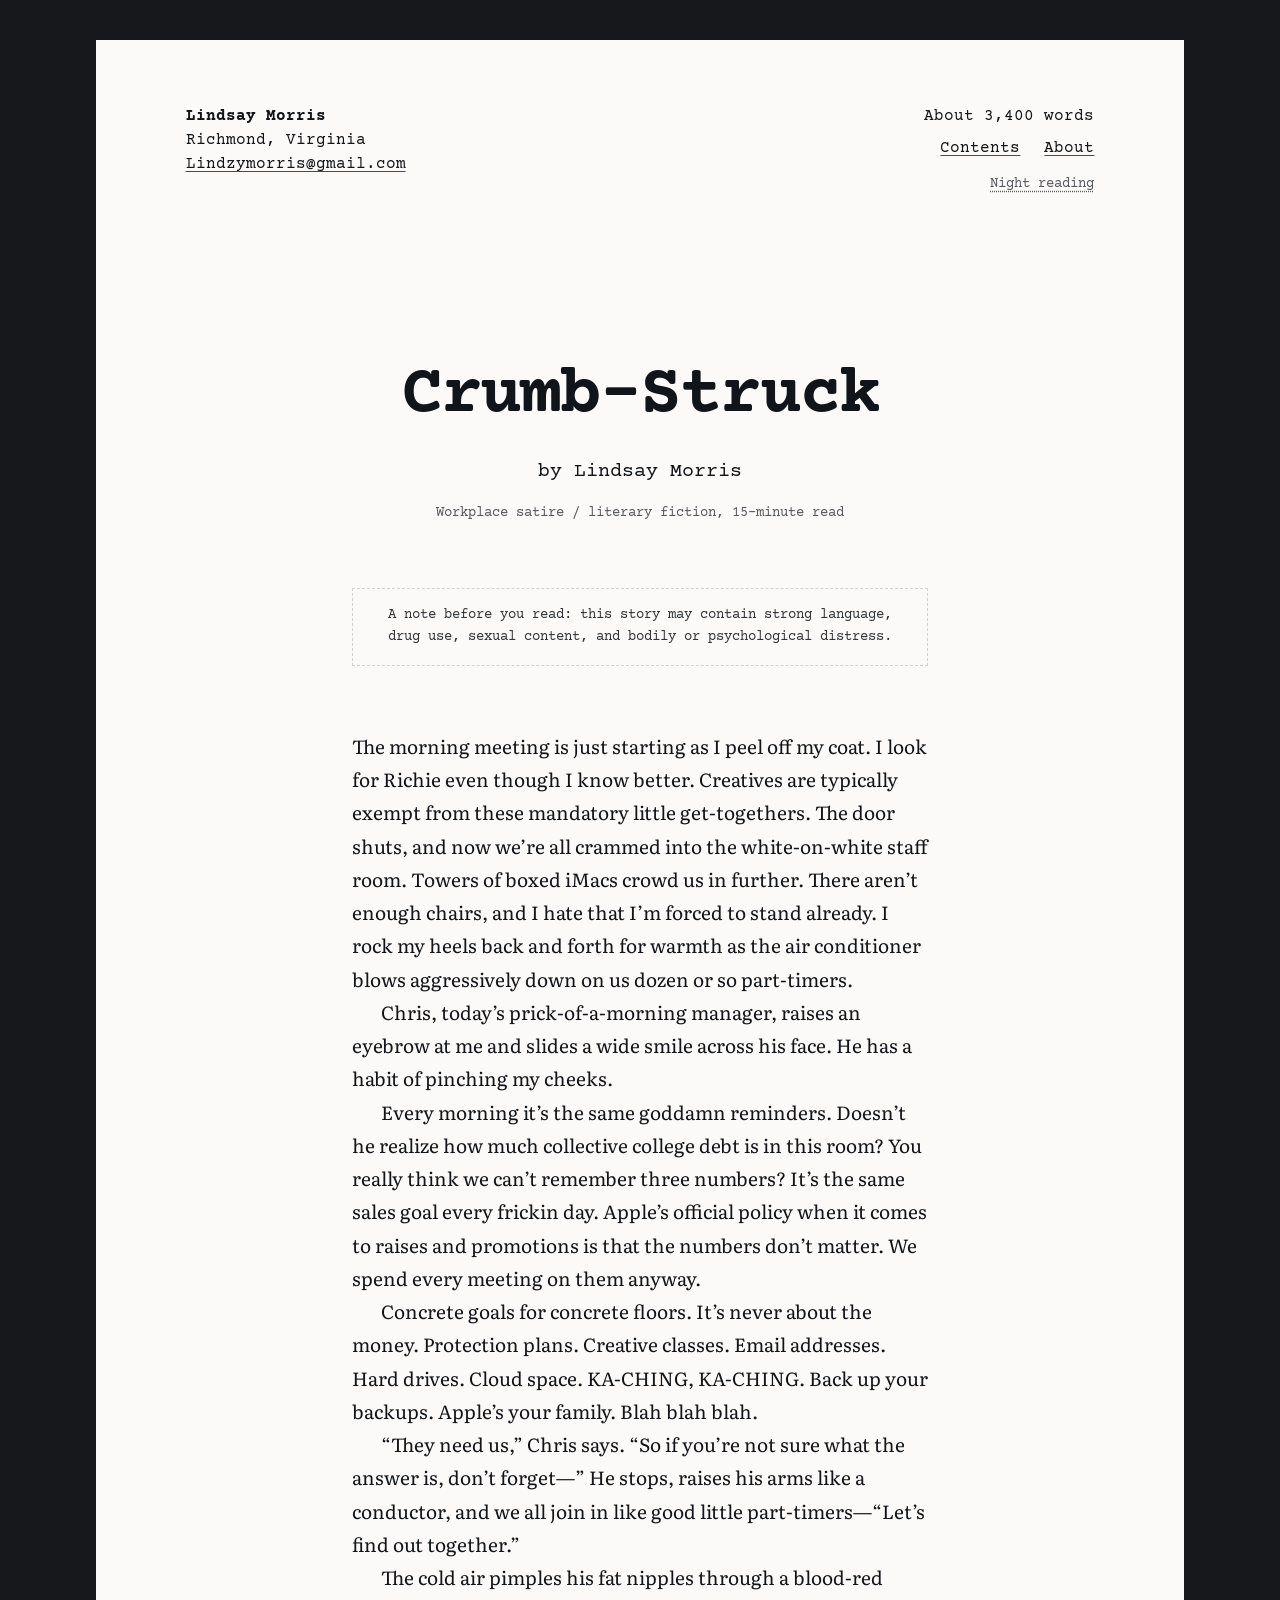
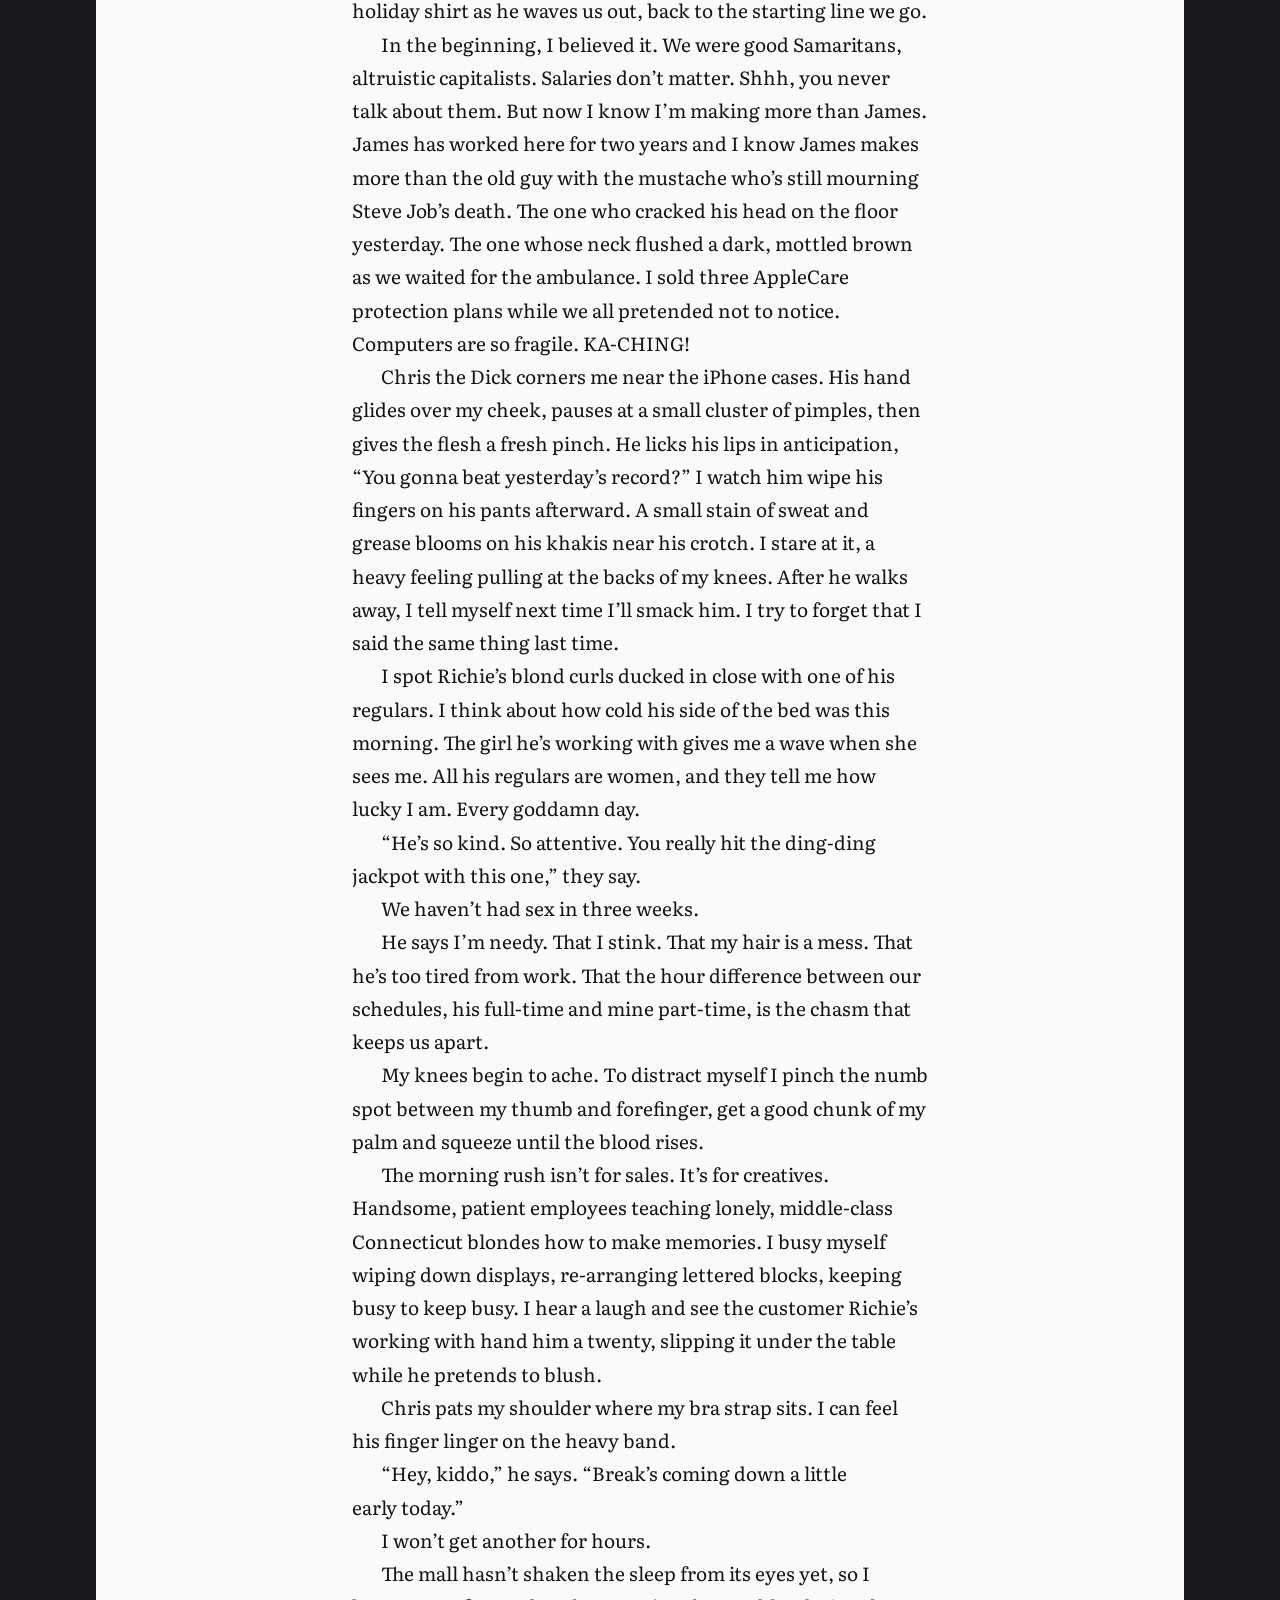
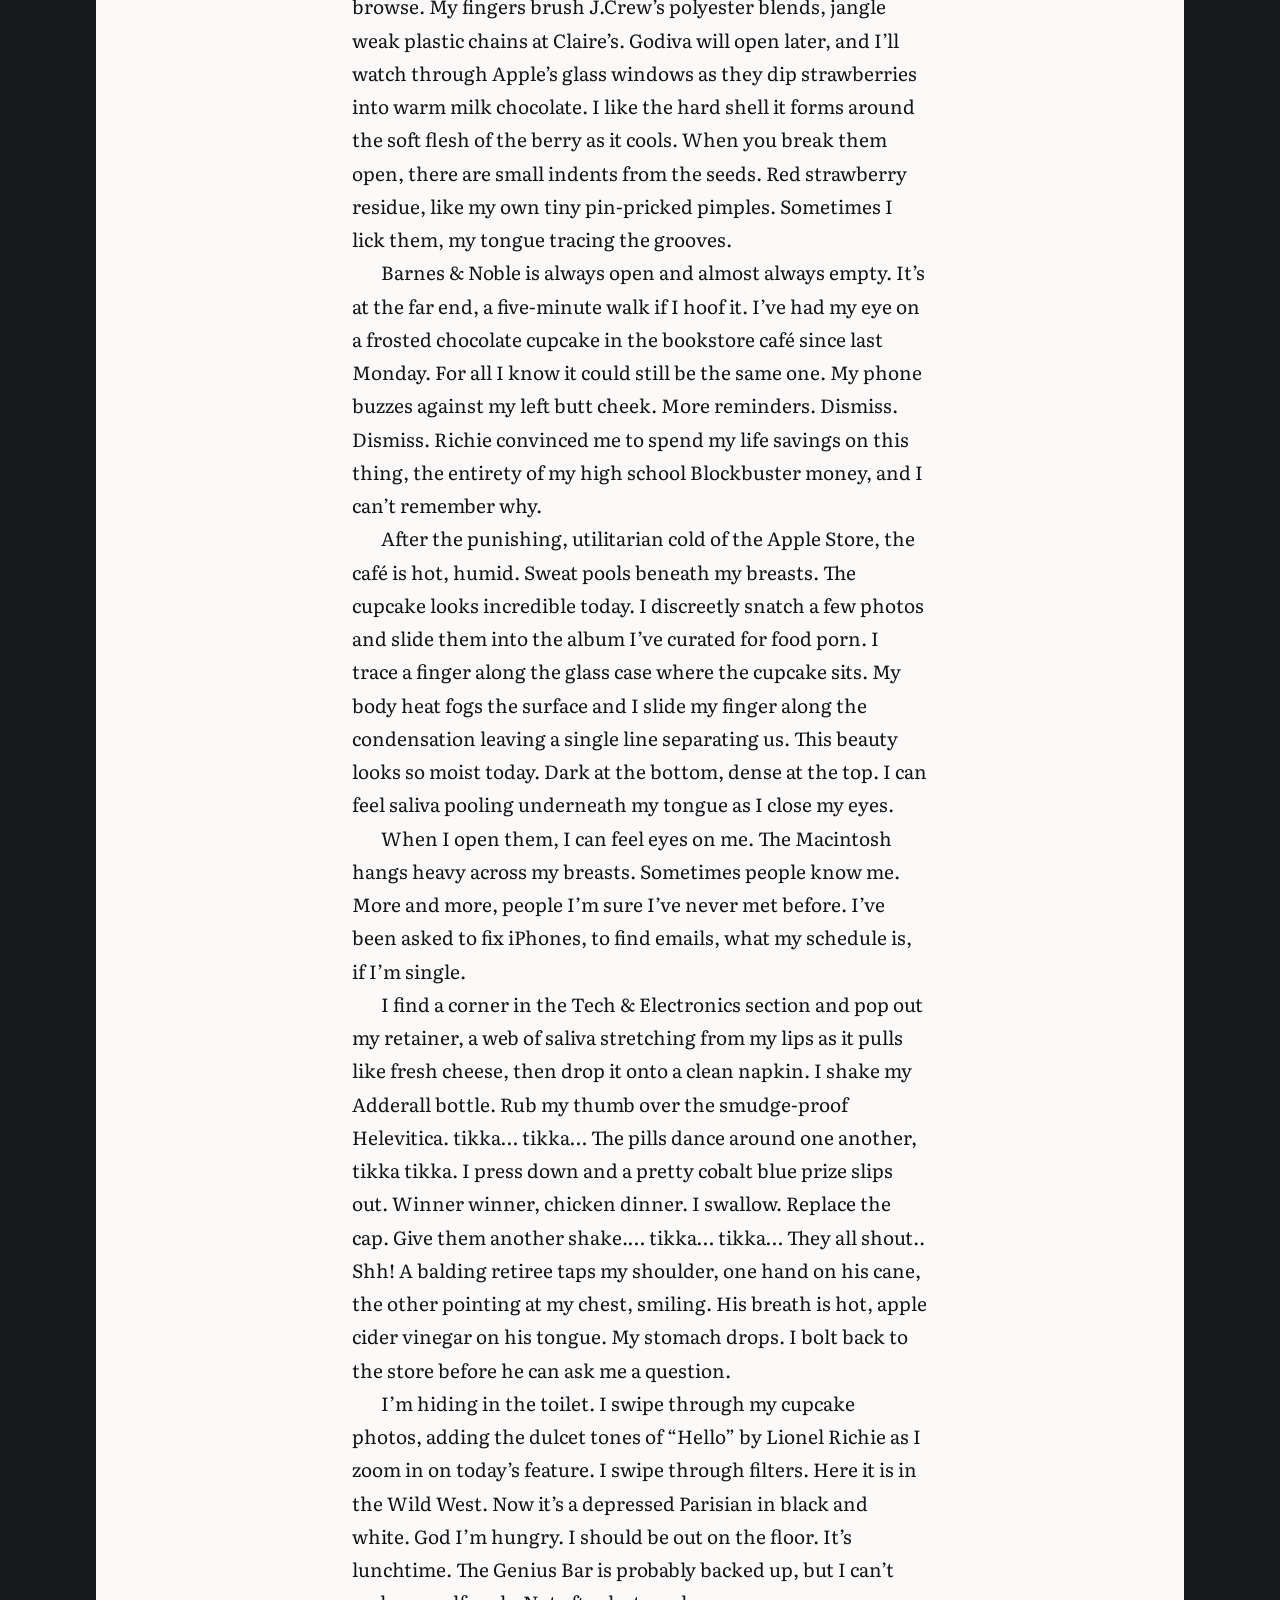
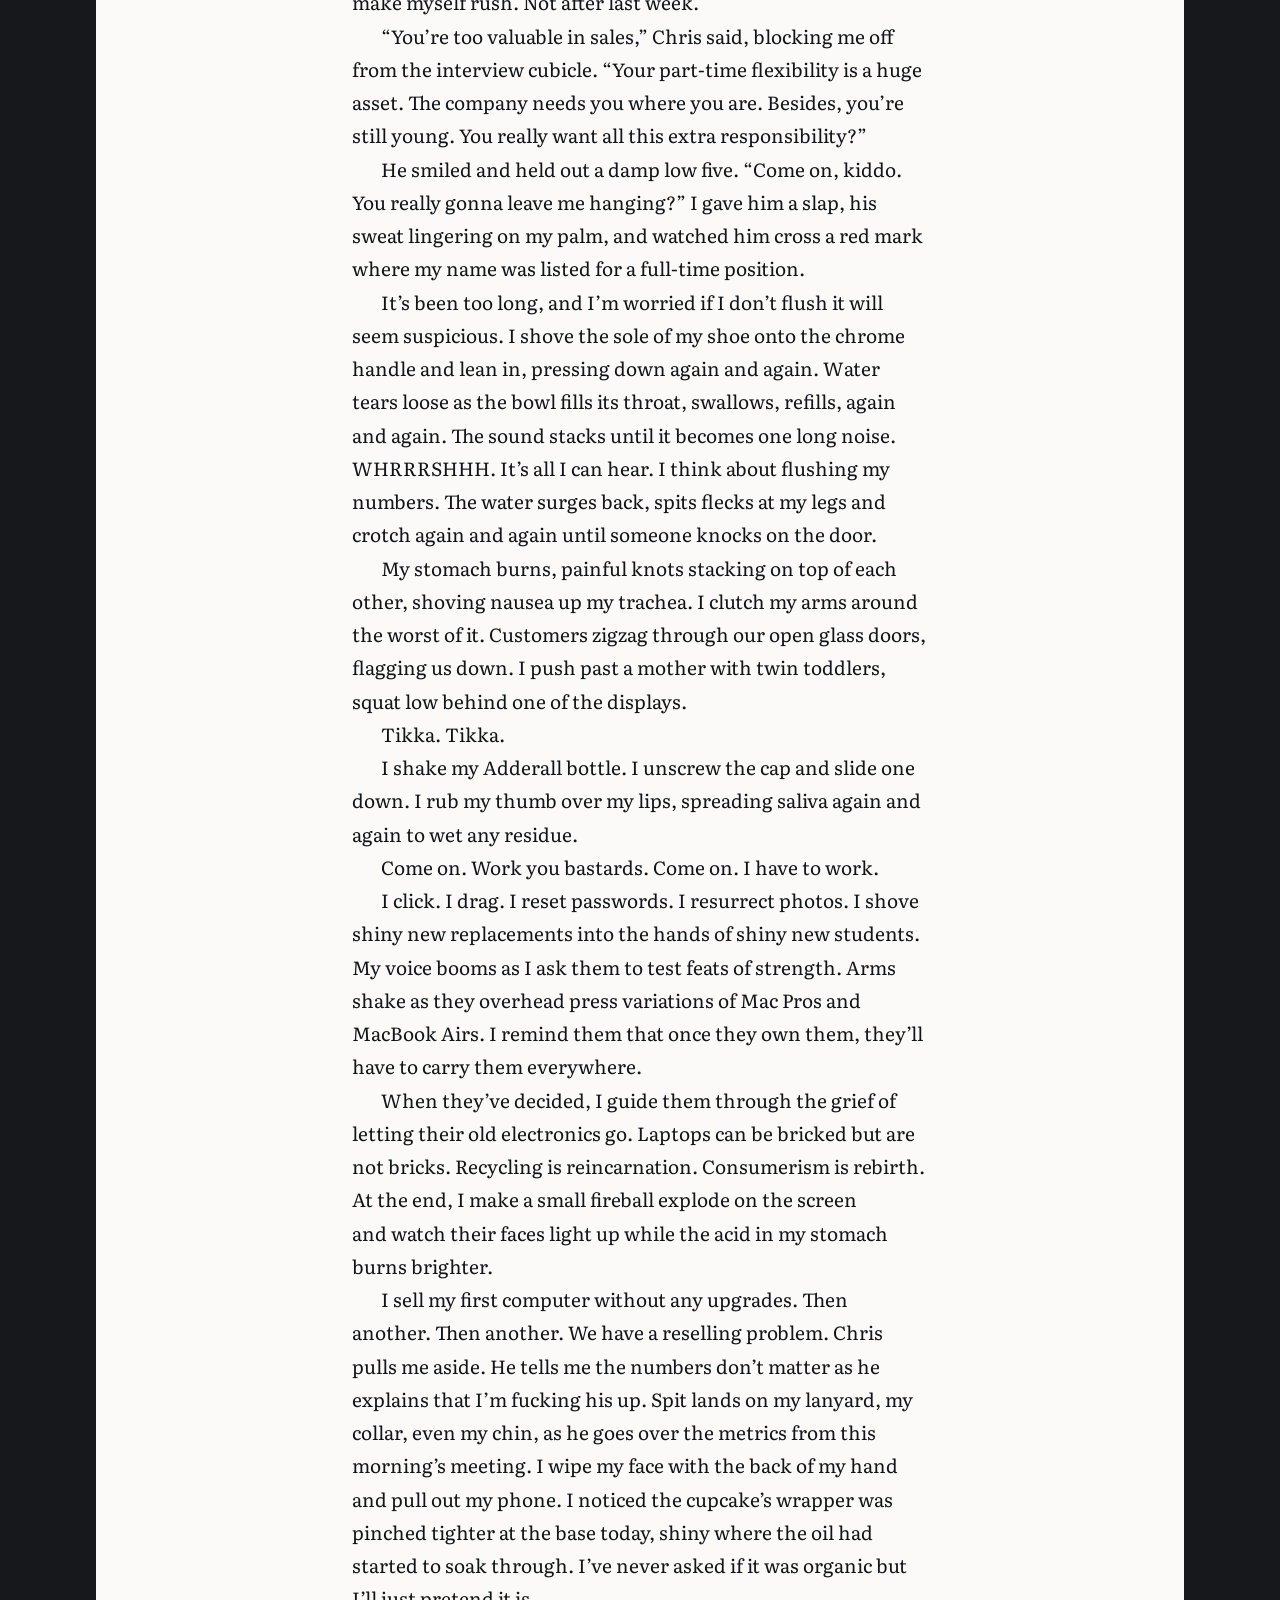
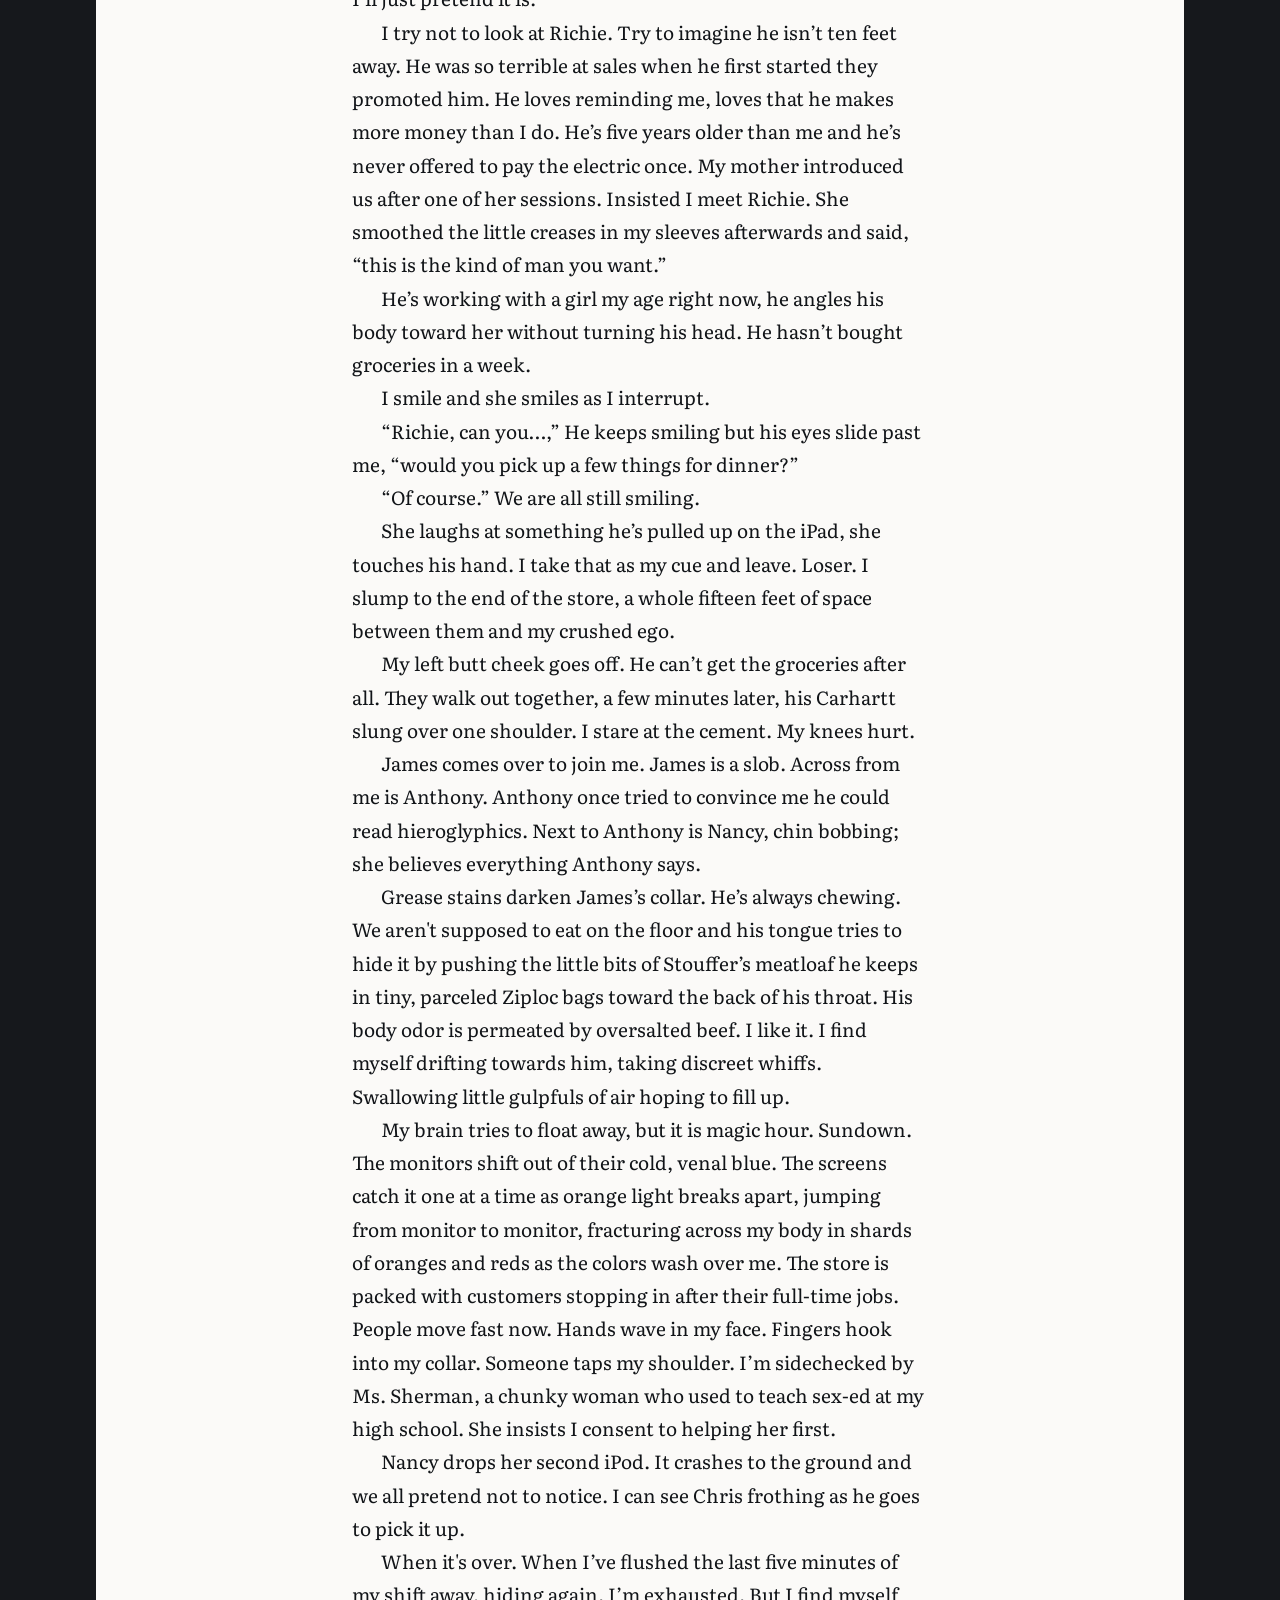
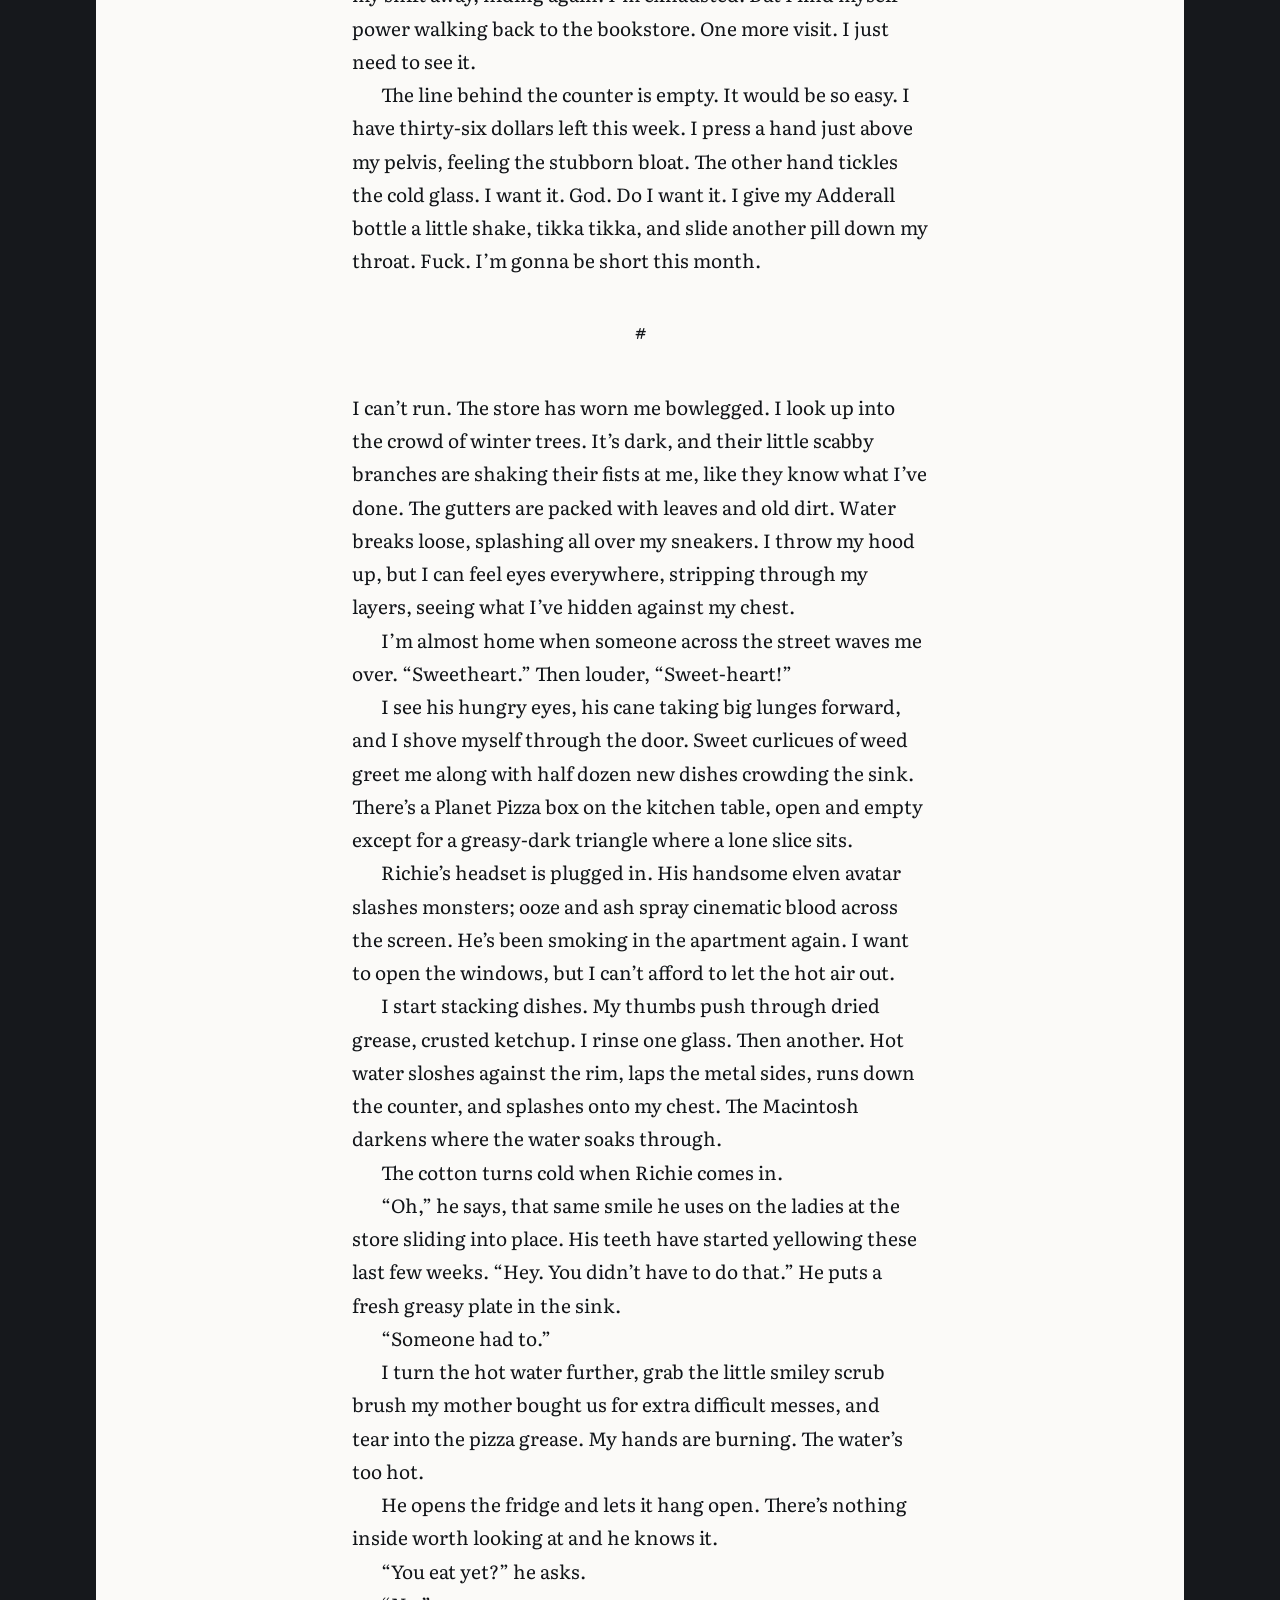
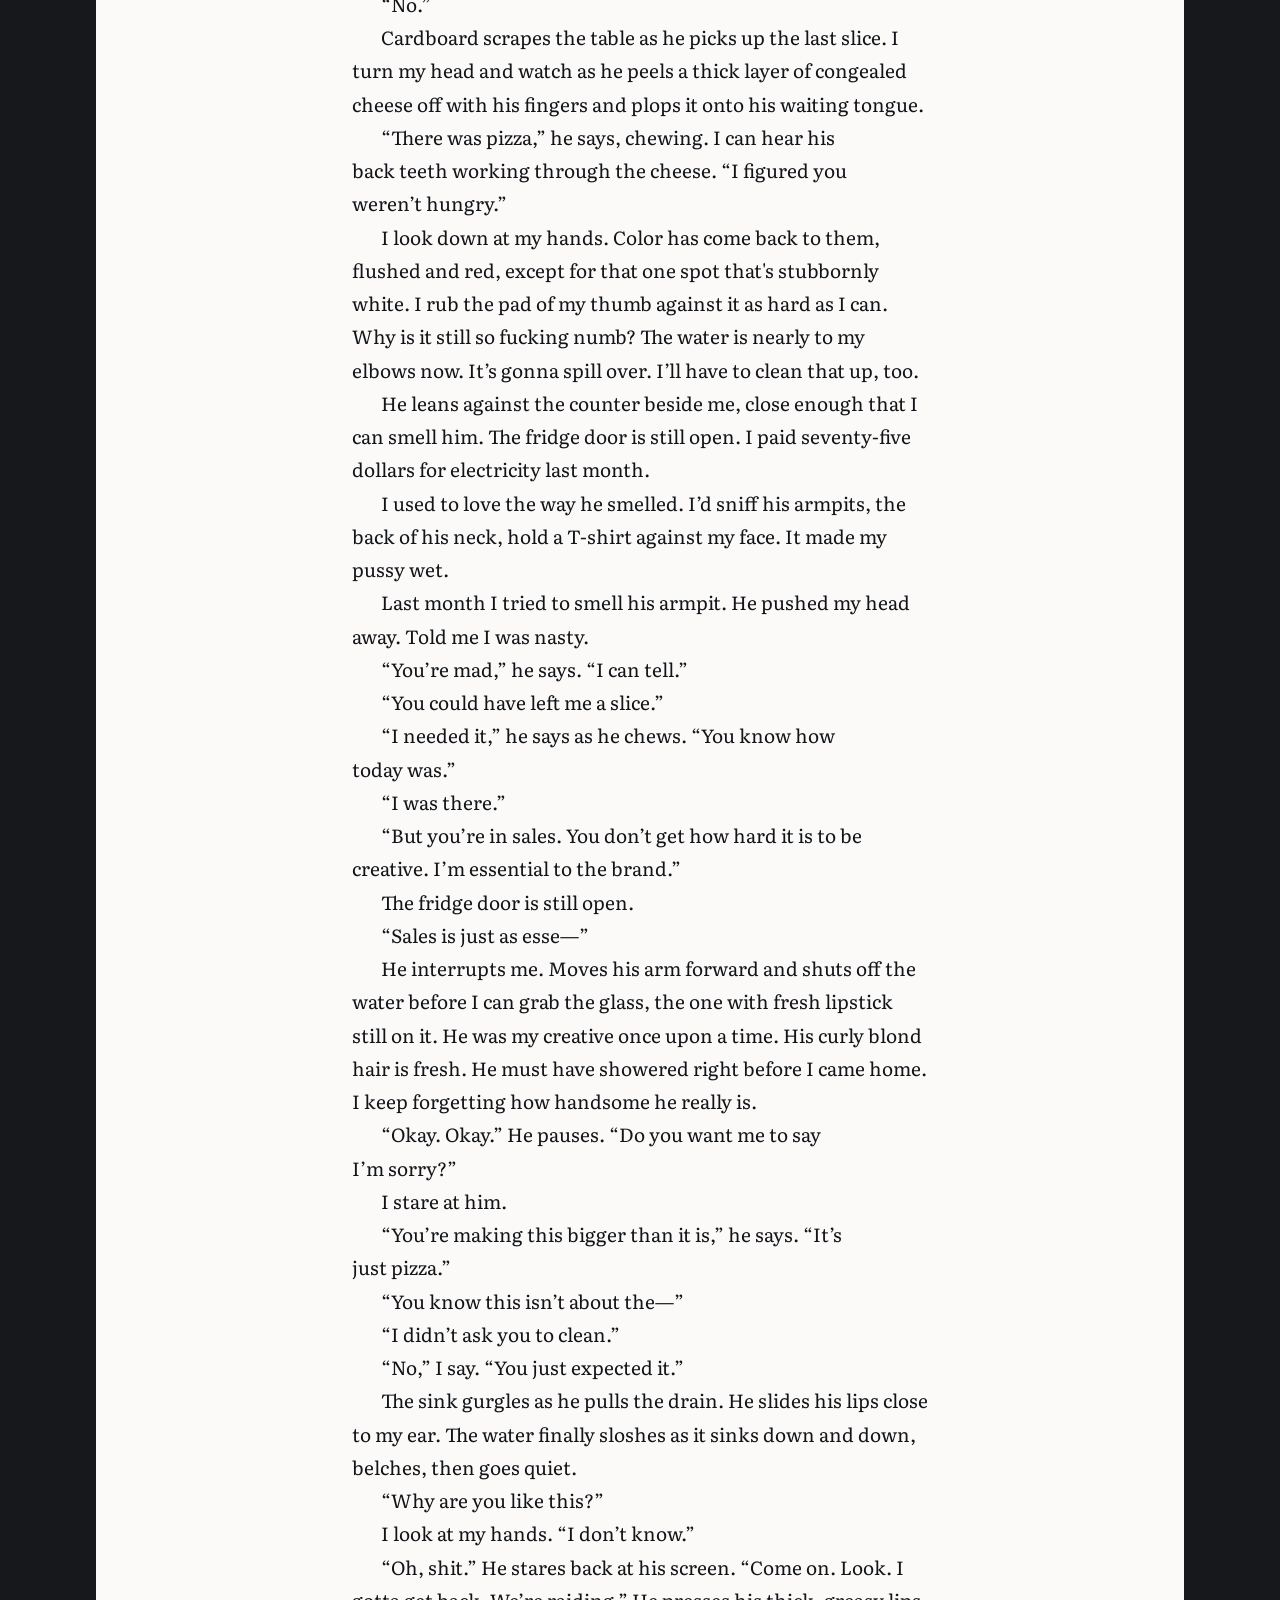
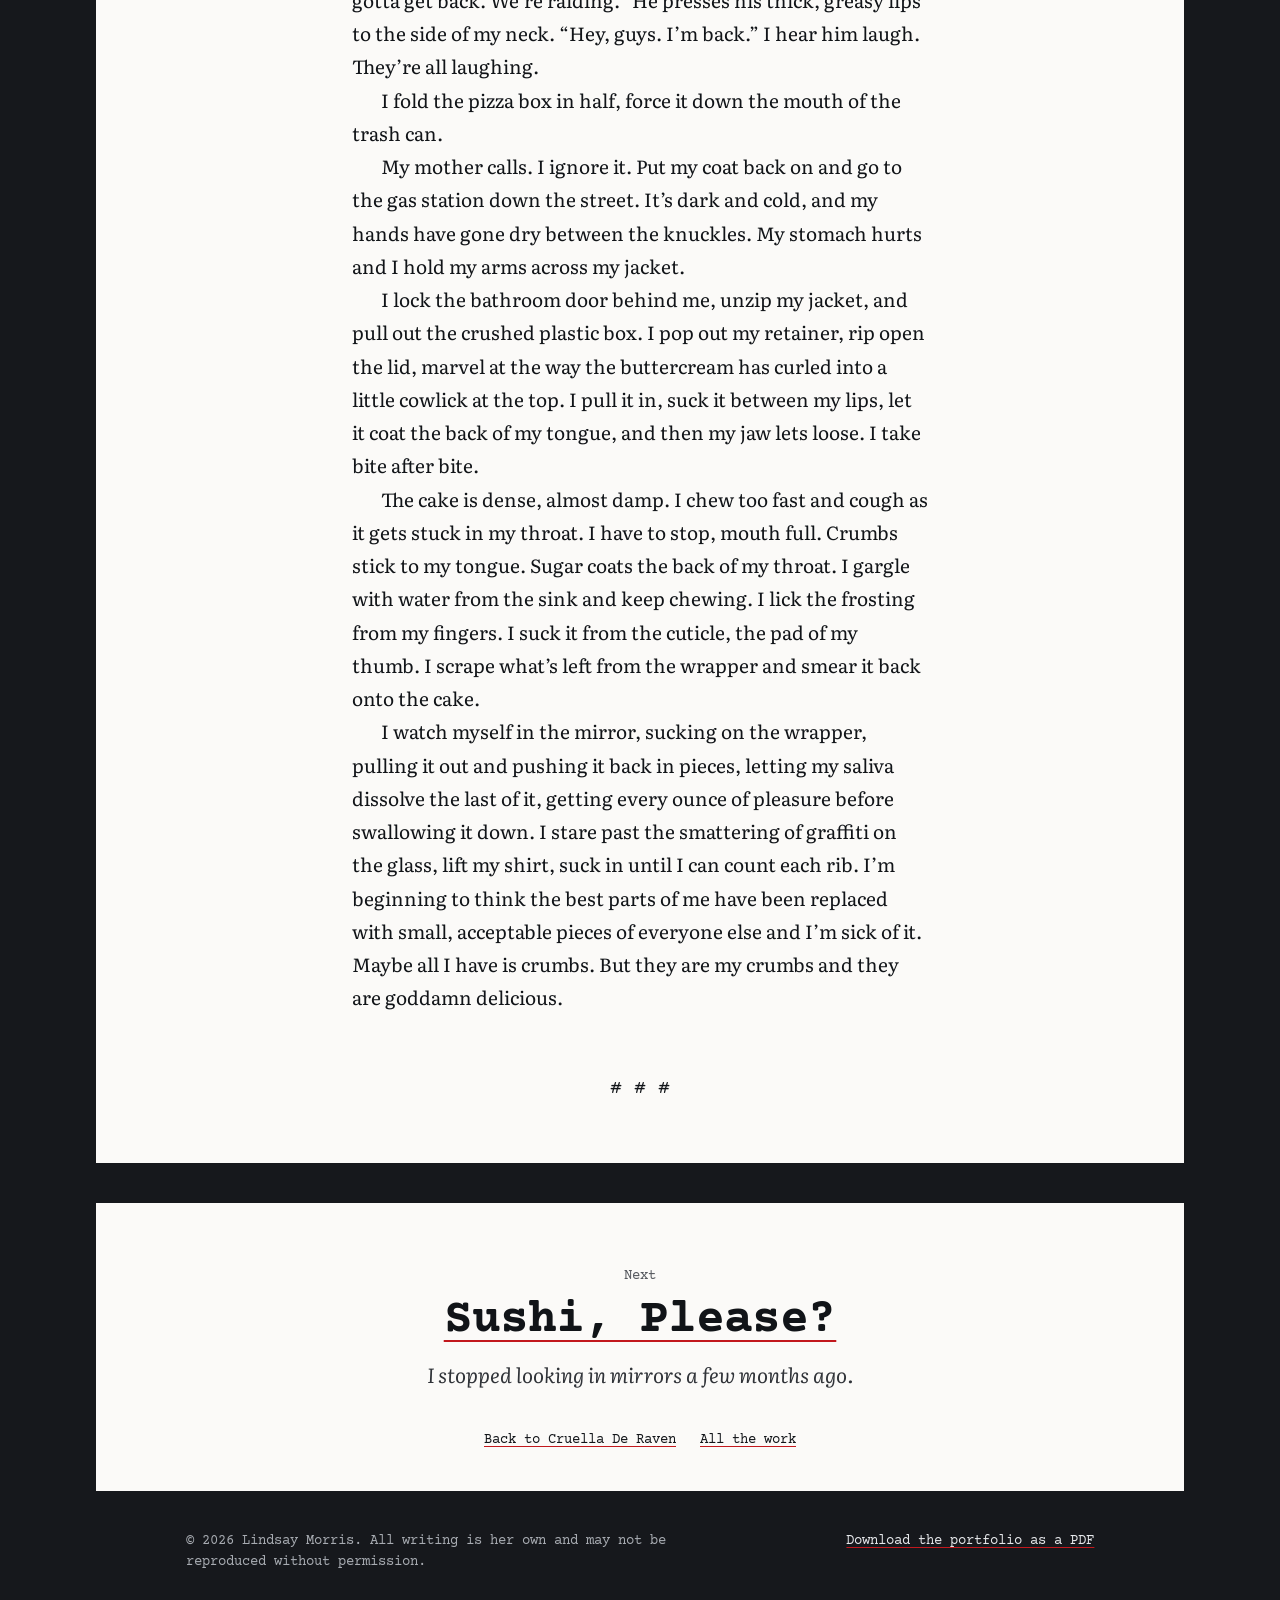
<file: site/works/crumb-struck.html>
<!doctype html>
<html lang="en">
<head>
<meta charset="utf-8">
<meta name="viewport" content="width=device-width, initial-scale=1">
<title>Crumb-Struck, by Lindsay Morris</title>
<meta name="description" content="A retail worker navigates corporate pressure, private humiliation, and an increasingly fragile sense of control. A short story by Lindsay Morris, in full.">
<meta property="og:title" content="Crumb-Struck, by Lindsay Morris">
<meta property="og:description" content="A retail worker navigates corporate pressure, private humiliation, and an increasingly fragile sense of control. A short story by Lindsay Morris, in full.">
<meta property="og:type" content="website">
<meta property="og:url" content="https://psdwizzard.github.io/lindsay-morris/works/crumb-struck.html">
<meta name="theme-color" content="#16181c">
<link rel="icon" href="../assets/favicon.svg" type="image/svg+xml">
<link rel="preconnect" href="https://fonts.googleapis.com">
<link rel="preconnect" href="https://fonts.gstatic.com" crossorigin>
<link href="https://fonts.googleapis.com/css2?family=Courier+Prime:ital,wght@0,400;0,700;1,400&family=Literata:ital,opsz,wght@0,7..72,400;0,7..72,500;1,7..72,400&display=swap" rel="stylesheet">
<link rel="stylesheet" href="../assets/site.css">
<script>document.documentElement.classList.add('js');try{if(localStorage.getItem('lm-theme')==='night')document.documentElement.dataset.theme='night'}catch(e){}</script>
</head>
<body class="reading">
<a class="skip" href="#text">Skip to the text</a>
<div class="runbar" aria-hidden="true"><span>Morris / Crumb-Struck</span><span class="progress"></span></div>
<main>
  <article class="sheet manuscript">
    <header class="ms-head">
      <address><a class="home" href="../index.html">Lindsay Morris</a><br>Richmond, Virginia<br><a href="mailto:Lindzymorris@gmail.com">Lindzymorris@gmail.com</a></address>
      <div class="count">About 3,400 words
        <nav aria-label="Main"><ul><li><a href="../index.html#contents">Contents</a></li><li><a href="../index.html#about">About</a></li></ul></nav>
        <button class="lights" type="button" aria-pressed="false" hidden>Night reading</button>
      </div>
    </header>
    <div class="ms-title">
      <h1>Crumb-Struck</h1>
      <p class="by">by Lindsay Morris</p>
      <p class="meta">Workplace satire / literary fiction, 15-minute read</p>
    </div>
    <p class="cnote">A note before you read: this story may contain strong language, drug use, sexual content, and bodily or psychological distress.</p>
    <div class="text" id="text">
<p>The morning meeting is just starting as I peel off my coat. I look for Richie even though I know better. Creatives are typically exempt from these mandatory little get-togethers. The door shuts, and now we’re all crammed into the white-on-white staff room. Towers of boxed iMacs crowd us in further. There aren’t enough chairs, and I hate that I’m forced to stand already. I rock my heels back and forth for warmth as the air conditioner blows aggressively down on us dozen or so part-timers.</p>
<p>Chris, today’s prick-of-a-morning manager, raises an eyebrow at me and slides a wide smile across his face. He has a habit of pinching my cheeks.</p>
<p>Every morning it’s the same goddamn reminders. Doesn’t he realize how much collective college debt is in this room? You really think we can’t remember three numbers? It’s the same sales goal every frickin day. Apple’s official policy when it comes to raises and promotions is that the numbers don’t matter. We spend every meeting on them anyway.</p>
<p>Concrete goals for concrete floors. It’s never about the money. Protection plans. Creative classes. Email addresses. Hard drives. Cloud space. KA-CHING, KA-CHING. Back up your backups. Apple’s your family. Blah blah blah.</p>
<p>“They need us,” Chris says. “So if you’re not sure what the answer is, don’t forget—” He stops, raises his arms like a conductor, and we all join in like good little part-timers—“Let’s find out together.”</p>
<p>The cold air pimples his fat nipples through a blood-red holiday shirt as he waves us out, back to the starting line we go.</p>
<p>In the beginning, I believed it. We were good Samaritans, altruistic capitalists. Salaries don’t matter. Shhh, you never talk about them. But now I know I’m making more than James. James has worked here for two years and I know James makes more than the old guy with the mustache who’s still mourning Steve Job’s death. The one who cracked his head on the floor yesterday. The one whose neck flushed a dark, mottled brown as we waited for the ambulance. I sold three AppleCare protection plans while we all pretended not to notice. Computers are so fragile. KA-CHING!</p>
<p>Chris the Dick corners me near the iPhone cases. His hand glides over my cheek, pauses at a small cluster of pimples, then gives the flesh a fresh pinch. He licks his lips in anticipation, “You gonna beat yesterday’s record?” I watch him wipe his fingers on his pants afterward. A small stain of sweat and grease blooms on his khakis near his crotch. I stare at it, a heavy feeling pulling at the backs of my knees. After he walks away, I tell myself next time I’ll smack him. I try to forget that I said the same thing last time.</p>
<p>I spot Richie’s blond curls ducked in close with one of his regulars. I think about how cold his side of the bed was this morning. The girl he’s working with gives me a wave when she sees me. All his regulars are women, and they tell me how lucky I am. Every goddamn day.</p>
<p>“He’s so kind. So attentive. You really hit the ding-ding jackpot with this one,” they say.</p>
<p>We haven’t had sex in three weeks.</p>
<p>He says I’m needy. That I stink. That my hair is a mess. That he’s too tired from work. That the hour difference between our schedules, his full-time and mine part-time, is the chasm that keeps us apart.</p>
<p>My knees begin to ache. To distract myself I pinch the numb spot between my thumb and forefinger, get a good chunk of my palm and squeeze until the blood rises.</p>
<p>The morning rush isn’t for sales. It’s for creatives. Handsome, patient employees teaching lonely, middle-class Connecticut blondes how to make memories. I busy myself wiping down displays, re-arranging lettered blocks, keeping busy to keep busy. I hear a laugh and see the customer Richie’s working with hand him a twenty, slipping it under the table while he pretends to blush.</p>
<p>Chris pats my shoulder where my bra strap sits. I can feel his finger linger on the heavy band.</p>
<p>“Hey, kiddo,” he says. “Break’s coming down a little early today.”</p>
<p>I won’t get another for hours.</p>
<p>The mall hasn’t shaken the sleep from its eyes yet, so I browse. My fingers brush J.Crew’s polyester blends, jangle weak plastic chains at Claire’s. Godiva will open later, and I’ll watch through Apple’s glass windows as they dip strawberries into warm milk chocolate. I like the hard shell it forms around the soft flesh of the berry as it cools. When you break them open, there are small indents from the seeds. Red strawberry residue, like my own tiny pin-pricked pimples. Sometimes I lick them, my tongue tracing the grooves.</p>
<p>Barnes &amp; Noble is always open and almost always empty. It’s at the far end, a five-minute walk if I hoof it. I’ve had my eye on a frosted chocolate cupcake in the bookstore café since last Monday. For all I know it could still be the same one. My phone buzzes against my left butt cheek. More reminders. Dismiss. Dismiss. Richie convinced me to spend my life savings on this thing, the entirety of my high school Blockbuster money, and I can’t remember why.</p>
<p>After the punishing, utilitarian cold of the Apple Store, the café is hot, humid. Sweat pools beneath my breasts. The cupcake looks incredible today. I discreetly snatch a few photos and slide them into the album I’ve curated for food porn. I trace a finger along the glass case where the cupcake sits. My body heat fogs the surface and I slide my finger along the condensation leaving a single line separating us. This beauty looks so moist today. Dark at the bottom, dense at the top. I can feel saliva pooling underneath my tongue as I close my eyes.</p>
<p>When I open them, I can feel eyes on me. The Macintosh hangs heavy across my breasts. Sometimes people know me. More and more, people I’m sure I’ve never met before. I’ve been asked to fix iPhones, to find emails, what my schedule is, if I’m single.</p>
<p>I find a corner in the Tech &amp; Electronics section and pop out my retainer, a web of saliva stretching from my lips as it pulls like fresh cheese, then drop it onto a clean napkin. I shake my Adderall bottle. Rub my thumb over the smudge-proof Helevitica. tikka… tikka… The pills dance around one another, tikka tikka. I press down and a pretty cobalt blue prize slips out. Winner winner, chicken dinner. I swallow. Replace the cap. Give them another shake.… tikka… tikka… They all shout.. Shh! A balding retiree taps my shoulder, one hand on his cane, the other pointing at my chest, smiling. His breath is hot, apple cider vinegar on his tongue. My stomach drops. I bolt back to the store before he can ask me a question.</p>
<p>I’m hiding in the toilet. I swipe through my cupcake photos, adding the dulcet tones of “Hello” by Lionel Richie as I zoom in on today’s feature. I swipe through filters. Here it is in the Wild West. Now it’s a depressed Parisian in black and white. God I’m hungry. I should be out on the floor. It’s lunchtime. The Genius Bar is probably backed up, but I can’t make myself rush. Not after last week.</p>
<p>“You’re too valuable in sales,” Chris said, blocking me off from the interview cubicle. “Your part-time flexibility is a huge asset. The company needs you where you are. Besides, you’re still young. You really want all this extra responsibility?”</p>
<p>He smiled and held out a damp low five. “Come on, kiddo. You really gonna leave me hanging?” I gave him a slap, his sweat lingering on my palm, and watched him cross a red mark where my name was listed for a full-time position.</p>
<p>It’s been too long, and I’m worried if I don’t flush it will seem suspicious. I shove the sole of my shoe onto the chrome handle and lean in, pressing down again and again. Water tears loose as the bowl fills its throat, swallows, refills, again and again. The sound stacks until it becomes one long noise. WHRRRSHHH. It’s all I can hear. I think about flushing my numbers. The water surges back, spits flecks at my legs and crotch again and again until someone knocks on the door.</p>
<p>My stomach burns, painful knots stacking on top of each other, shoving nausea up my trachea. I clutch my arms around the worst of it. Customers zigzag through our open glass doors, flagging us down. I push past a mother with twin toddlers, squat low behind one of the displays.</p>
<p>Tikka. Tikka.</p>
<p>I shake my Adderall bottle. I unscrew the cap and slide one down. I rub my thumb over my lips, spreading saliva again and again to wet any residue.</p>
<p>Come on. Work you bastards. Come on. I have to work.</p>
<p>I click. I drag. I reset passwords. I resurrect photos. I shove shiny new replacements into the hands of shiny new students. My voice booms as I ask them to test feats of strength. Arms shake as they overhead press variations of Mac Pros and MacBook Airs. I remind them that once they own them, they’ll have to carry them everywhere.</p>
<p>When they’ve decided, I guide them through the grief of letting their old electronics go. Laptops can be bricked but are not bricks. Recycling is reincarnation. Consumerism is rebirth. At the end, I make a small fireball explode on the screen and watch their faces light up while the acid in my stomach burns brighter.</p>
<p>I sell my first computer without any upgrades. Then another. Then another. We have a reselling problem. Chris pulls me aside. He tells me the numbers don’t matter as he explains that I’m fucking his up. Spit lands on my lanyard, my collar, even my chin, as he goes over the metrics from this morning’s meeting. I wipe my face with the back of my hand and pull out my phone. I noticed the cupcake’s wrapper was pinched tighter at the base today, shiny where the oil had started to soak through. I’ve never asked if it was organic but I’ll just pretend it is.</p>
<p>I try not to look at Richie. Try to imagine he isn’t ten feet away. He was so terrible at sales when he first started they promoted him. He loves reminding me, loves that he makes more money than I do. He’s five years older than me and he’s never offered to pay the electric once. My mother introduced us after one of her sessions. Insisted I meet Richie. She smoothed the little creases in my sleeves afterwards and said, “this is the kind of man you want.”</p>
<p>He’s working with a girl my age right now, he angles his body toward her without turning his head. He hasn’t bought groceries in a week.</p>
<p>I smile and she smiles as I interrupt.</p>
<p>“Richie, can you…,” He keeps smiling but his eyes slide past me, “would you pick up a few things for dinner?”</p>
<p>“Of course.” We are all still smiling.</p>
<p>She laughs at something he’s pulled up on the iPad, she touches his hand. I take that as my cue and leave. Loser. I slump to the end of the store, a whole fifteen feet of space between them and my crushed ego.</p>
<p>My left butt cheek goes off. He can’t get the groceries after all. They walk out together, a few minutes later, his Carhartt slung over one shoulder. I stare at the cement. My knees hurt.</p>
<p>James comes over to join me. James is a slob. Across from me is Anthony. Anthony once tried to convince me he could read hieroglyphics. Next to Anthony is Nancy, chin bobbing; she believes everything Anthony says.</p>
<p>Grease stains darken James’s collar. He’s always chewing. We aren't supposed to eat on the floor and his tongue tries to hide it by pushing the little bits of Stouffer’s meatloaf he keeps in tiny, parceled Ziploc bags toward the back of his throat. His body odor is permeated by oversalted beef. I like it. I find myself drifting towards him, taking discreet whiffs. Swallowing little gulpfuls of air hoping to fill up.</p>
<p>My brain tries to float away, but it is magic hour. Sundown. The monitors shift out of their cold, venal blue. The screens catch it one at a time as orange light breaks apart, jumping from monitor to monitor, fracturing across my body in shards of oranges and reds as the colors wash over me. The store is packed with customers stopping in after their full-time jobs. People move fast now. Hands wave in my face. Fingers hook into my collar. Someone taps my shoulder. I’m sidechecked by Ms. Sherman, a chunky woman who used to teach sex-ed at my high school. She insists I consent to helping her first.</p>
<p>Nancy drops her second iPod. It crashes to the ground and we all pretend not to notice. I can see Chris frothing as he goes to pick it up.</p>
<p>When it's over. When I’ve flushed the last five minutes of my shift away, hiding again. I’m exhausted. But I find myself power walking back to the bookstore. One more visit. I just need to see it.</p>
<p>The line behind the counter is empty. It would be so easy. I have thirty-six dollars left this week. I press a hand just above my pelvis, feeling the stubborn bloat. The other hand tickles the cold glass. I want it. God. Do I want it. I give my Adderall bottle a little shake, tikka tikka, and slide another pill down my throat. Fuck. I’m gonna be short this month.</p>
<p class="scene-break" aria-label="Section break">#</p>
<p>I can’t run. The store has worn me bowlegged. I look up into the crowd of winter trees. It’s dark, and their little scabby branches are shaking their fists at me, like they know what I’ve done. The gutters are packed with leaves and old dirt. Water breaks loose, splashing all over my sneakers. I throw my hood up, but I can feel eyes everywhere, stripping through my layers, seeing what I’ve hidden against my chest.</p>
<p>I’m almost home when someone across the street waves me over. “Sweetheart.” Then louder, “Sweet-heart!”</p>
<p>I see his hungry eyes, his cane taking big lunges forward, and I shove myself through the door. Sweet curlicues of weed greet me along with half dozen new dishes crowding the sink. There’s a Planet Pizza box on the kitchen table, open and empty except for a greasy-dark triangle where a lone slice sits.</p>
<p>Richie’s headset is plugged in. His handsome elven avatar slashes monsters; ooze and ash spray cinematic blood across the screen. He’s been smoking in the apartment again. I want to open the windows, but I can’t afford to let the hot air out.</p>
<p>I start stacking dishes. My thumbs push through dried grease, crusted ketchup. I rinse one glass. Then another. Hot water sloshes against the rim, laps the metal sides, runs down the counter, and splashes onto my chest. The Macintosh darkens where the water soaks through.</p>
<p>The cotton turns cold when Richie comes in.</p>
<p>“Oh,” he says, that same smile he uses on the ladies at the store sliding into place. His teeth have started yellowing these last few weeks. “Hey. You didn’t have to do that.” He puts a fresh greasy plate in the sink.</p>
<p>“Someone had to.”</p>
<p>I turn the hot water further, grab the little smiley scrub brush my mother bought us for extra difficult messes, and tear into the pizza grease. My hands are burning. The water’s too hot.</p>
<p>He opens the fridge and lets it hang open. There’s nothing inside worth looking at and he knows it.</p>
<p>“You eat yet?” he asks.</p>
<p>“No.”</p>
<p>Cardboard scrapes the table as he picks up the last slice. I turn my head and watch as he peels a thick layer of congealed cheese off with his fingers and plops it onto his waiting tongue.</p>
<p>“There was pizza,” he says, chewing. I can hear his back teeth working through the cheese. “I figured you weren’t hungry.”</p>
<p>I look down at my hands. Color has come back to them, flushed and red, except for that one spot that's stubbornly white. I rub the pad of my thumb against it as hard as I can. Why is it still so fucking numb? The water is nearly to my elbows now. It’s gonna spill over. I’ll have to clean that up, too.</p>
<p>He leans against the counter beside me, close enough that I can smell him. The fridge door is still open. I paid seventy-five dollars for electricity last month.</p>
<p>I used to love the way he smelled. I’d sniff his armpits, the back of his neck, hold a T-shirt against my face. It made my pussy wet.</p>
<p>Last month I tried to smell his armpit. He pushed my head away. Told me I was nasty.</p>
<p>“You’re mad,” he says. “I can tell.”</p>
<p>“You could have left me a slice.”</p>
<p>“I needed it,” he says as he chews. “You know how today was.”</p>
<p>“I was there.”</p>
<p>“But you’re in sales. You don’t get how hard it is to be creative. I’m essential to the brand.”</p>
<p>The fridge door is still open.</p>
<p>“Sales is just as esse—”</p>
<p>He interrupts me. Moves his arm forward and shuts off the water before I can grab the glass, the one with fresh lipstick still on it. He was my creative once upon a time. His curly blond hair is fresh. He must have showered right before I came home. I keep forgetting how handsome he really is.</p>
<p>“Okay. Okay.” He pauses. “Do you want me to say I’m sorry?”</p>
<p>I stare at him.</p>
<p>“You’re making this bigger than it is,” he says. “It’s just pizza.”</p>
<p>“You know this isn’t about the—”</p>
<p>“I didn’t ask you to clean.”</p>
<p>“No,” I say. “You just expected it.”</p>
<p>The sink gurgles as he pulls the drain. He slides his lips close to my ear. The water finally sloshes as it sinks down and down, belches, then goes quiet.</p>
<p>“Why are you like this?”</p>
<p>I look at my hands. “I don’t know.”</p>
<p>“Oh, shit.” He stares back at his screen. “Come on. Look. I gotta get back. We’re raiding.” He presses his thick, greasy lips to the side of my neck. “Hey, guys. I’m back.” I hear him laugh. They’re all laughing.</p>
<p>I fold the pizza box in half, force it down the mouth of the trash can.</p>
<p>My mother calls. I ignore it. Put my coat back on and go to the gas station down the street. It’s dark and cold, and my hands have gone dry between the knuckles. My stomach hurts and I hold my arms across my jacket.</p>
<p>I lock the bathroom door behind me, unzip my jacket, and pull out the crushed plastic box. I pop out my retainer, rip open the lid, marvel at the way the buttercream has curled into a little cowlick at the top. I pull it in, suck it between my lips, let it coat the back of my tongue, and then my jaw lets loose. I take bite after bite.</p>
<p>The cake is dense, almost damp. I chew too fast and cough as it gets stuck in my throat. I have to stop, mouth full. Crumbs stick to my tongue. Sugar coats the back of my throat. I gargle with water from the sink and keep chewing. I lick the frosting from my fingers. I suck it from the cuticle, the pad of my thumb. I scrape what’s left from the wrapper and smear it back onto the cake.</p>
<p>I watch myself in the mirror, sucking on the wrapper, pulling it out and pushing it back in pieces, letting my saliva dissolve the last of it, getting every ounce of pleasure before swallowing it down. I stare past the smattering of graffiti on the glass, lift my shirt, suck in until I can count each rib. I’m beginning to think the best parts of me have been replaced with small, acceptable pieces of everyone else and I’m sick of it. Maybe all I have is crumbs. But they are my crumbs and they are goddamn delicious.</p>
    </div>
    <p class="endmark"># # #</p>
  </article>
  <nav class="sheet next" aria-label="More work">
    <a class="next-link" href="sushi-please.html"><span class="k">Next</span><span class="t">Sushi, Please?</span><span class="first">I stopped looking in mirrors a few months ago.</span></a>
    <p class="aside"><a href="cruella-de-raven.html">Back to Cruella De Raven</a><a href="../index.html#contents">All the work</a></p>
  </nav>
</main>
<footer class="desk-foot">
  <p>© 2026 Lindsay Morris. All writing is her own and may not be reproduced without permission.</p>
  <p><a href="../assets/Lindsay_Morris_Writing_Portfolio.pdf" download>Download the portfolio as a PDF</a></p>
</footer>
<script src="../assets/site.js"></script>
</body>
</html>
</file>
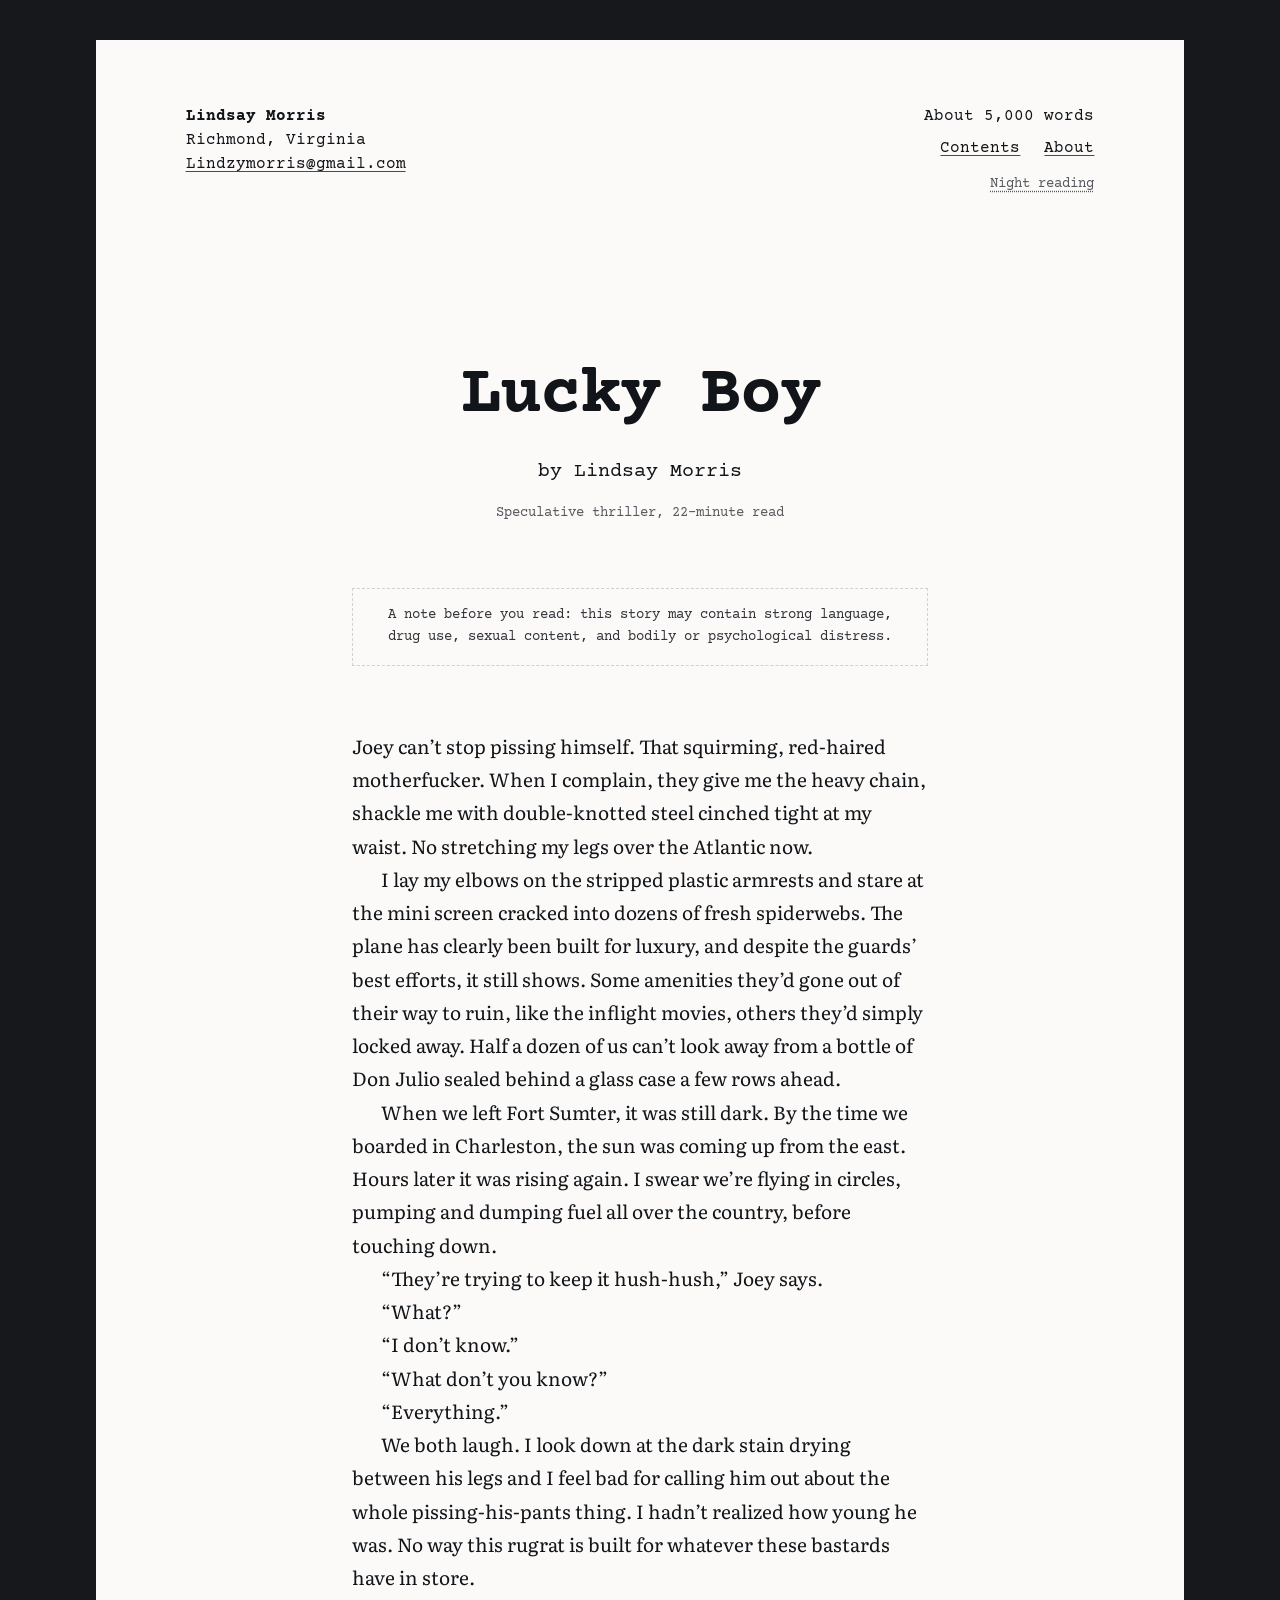
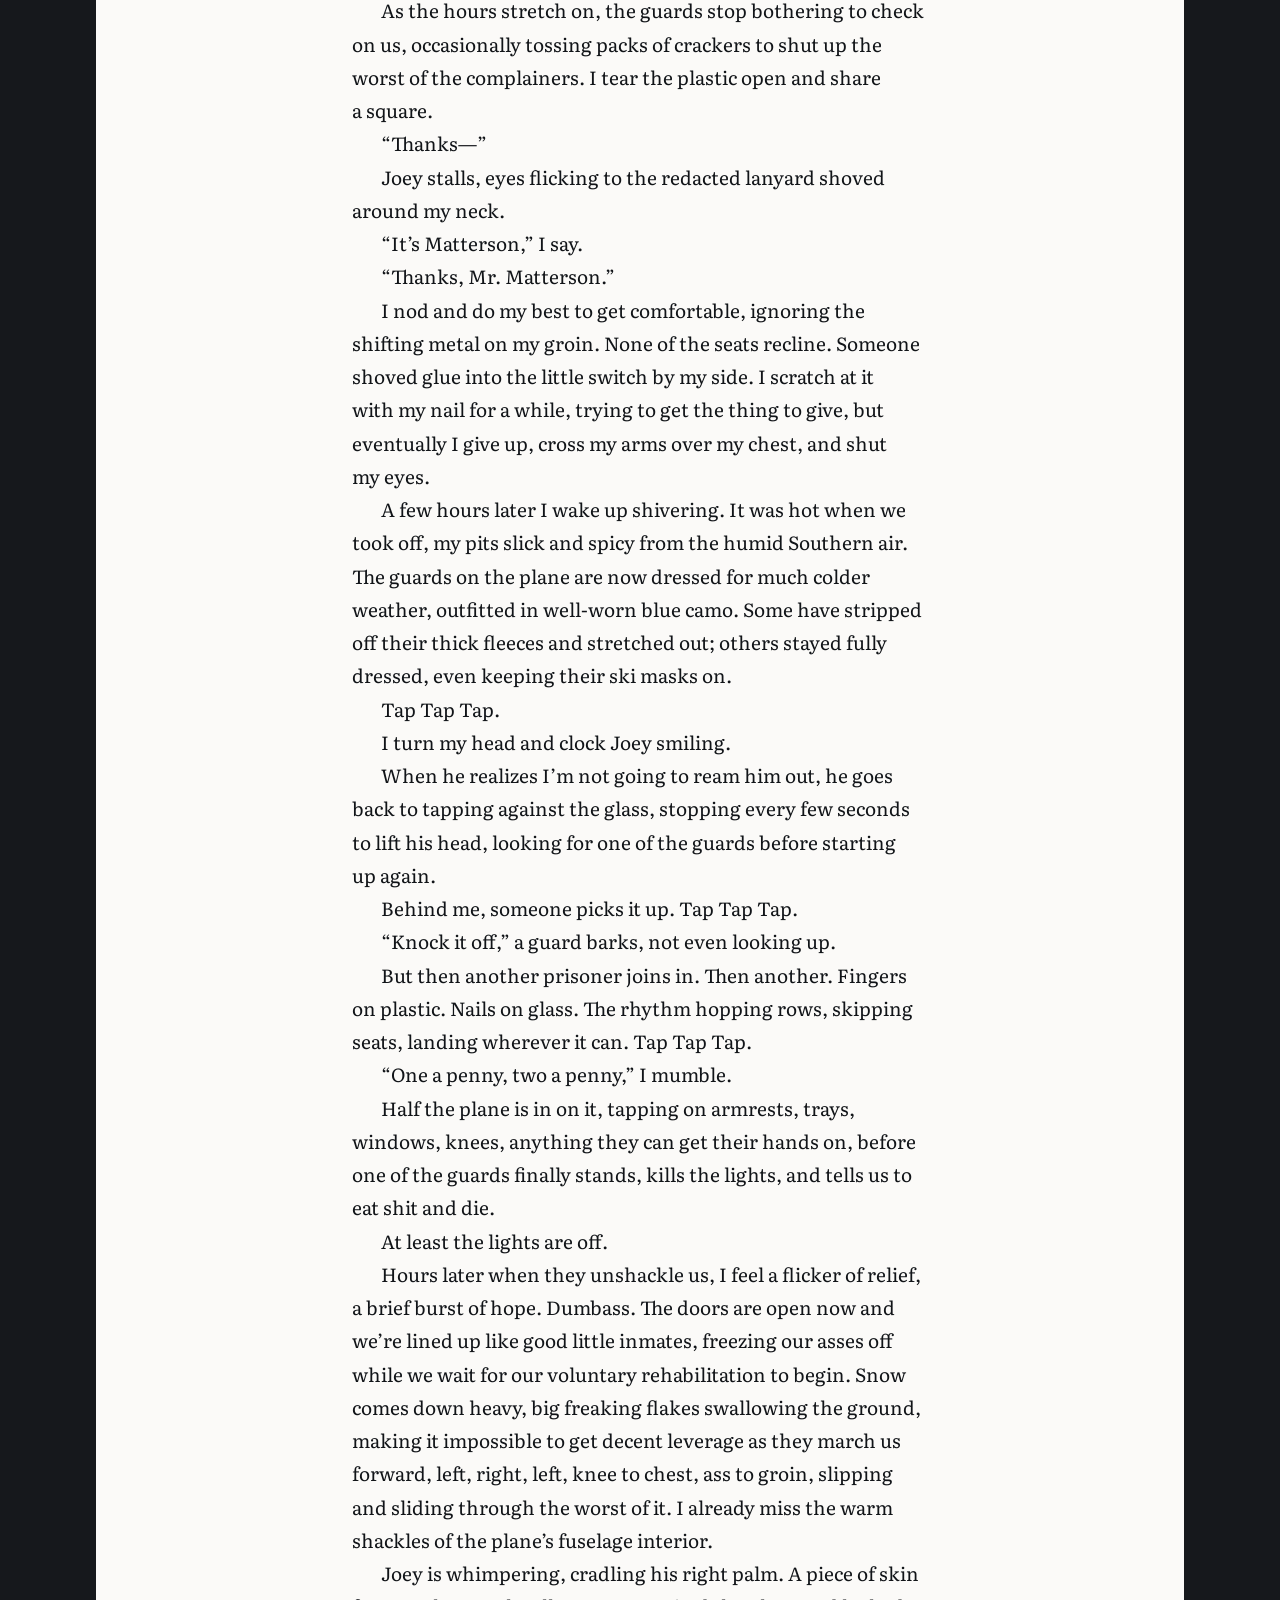
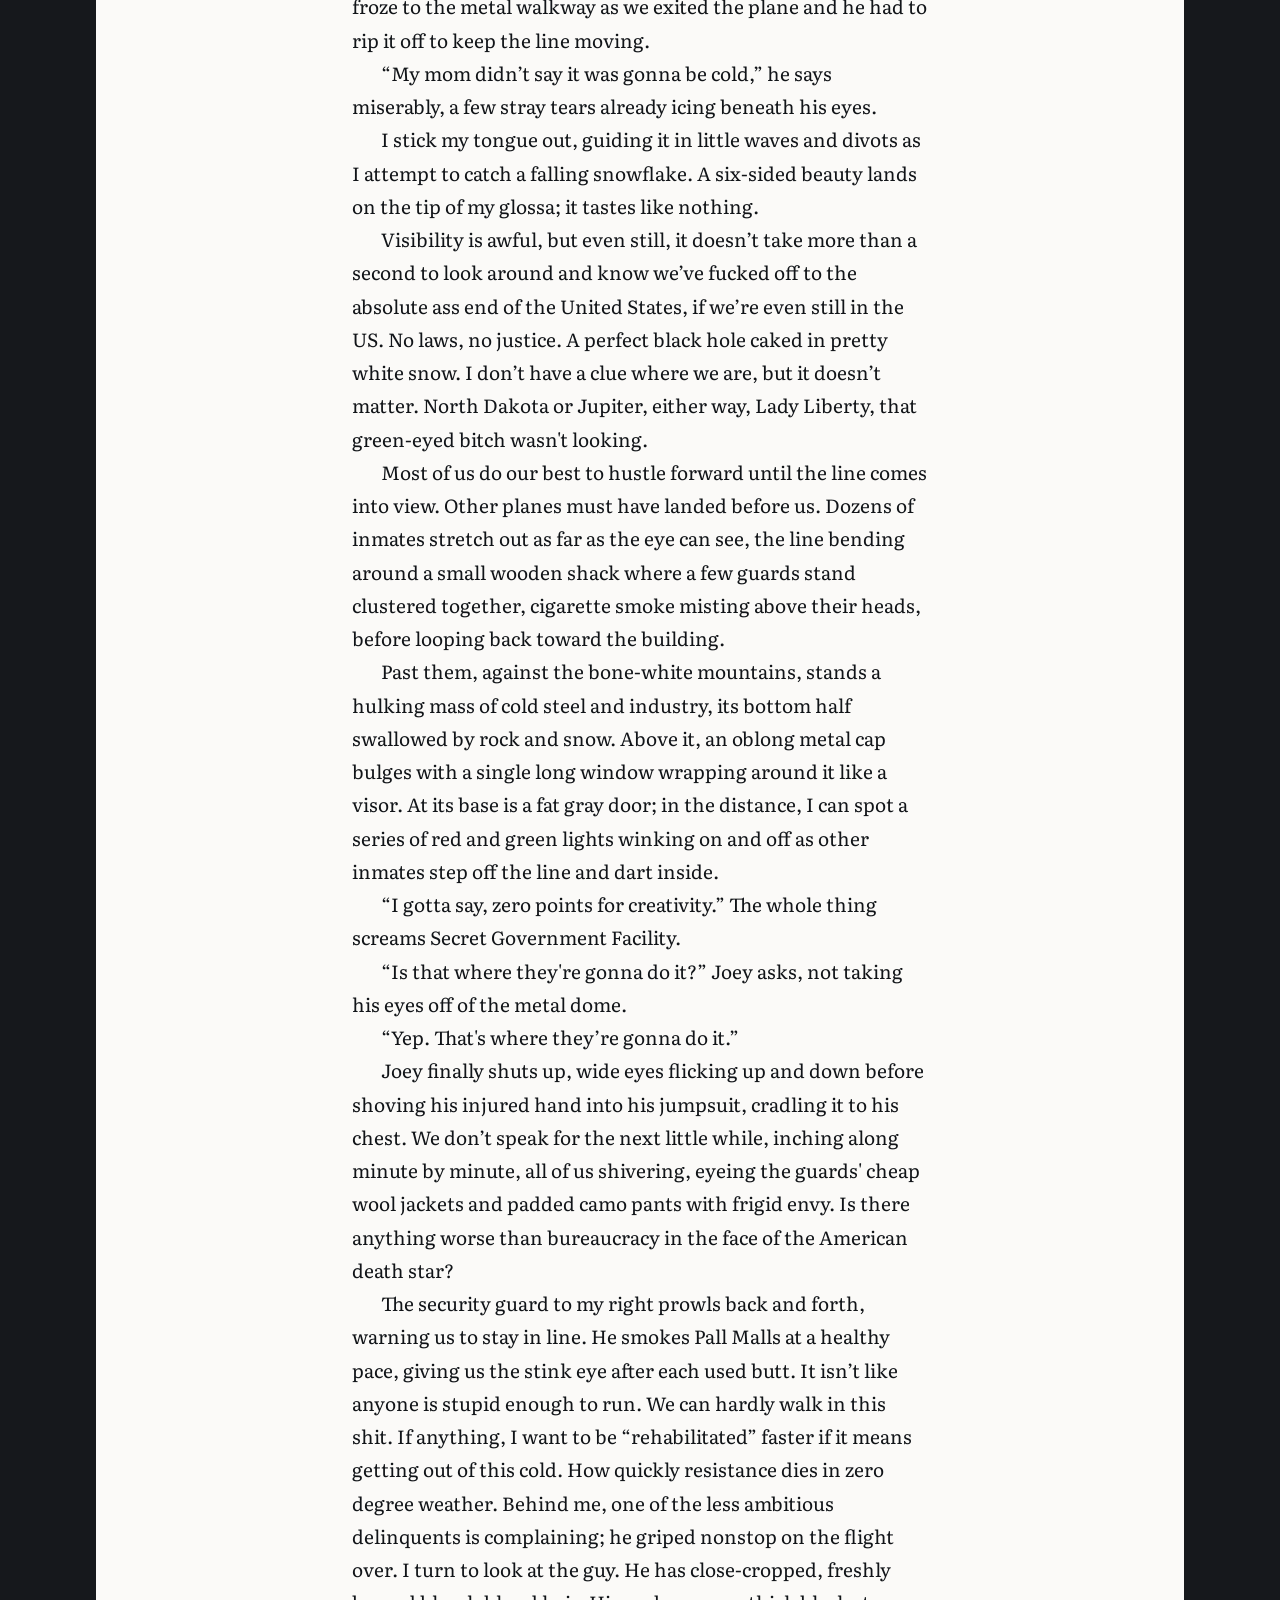
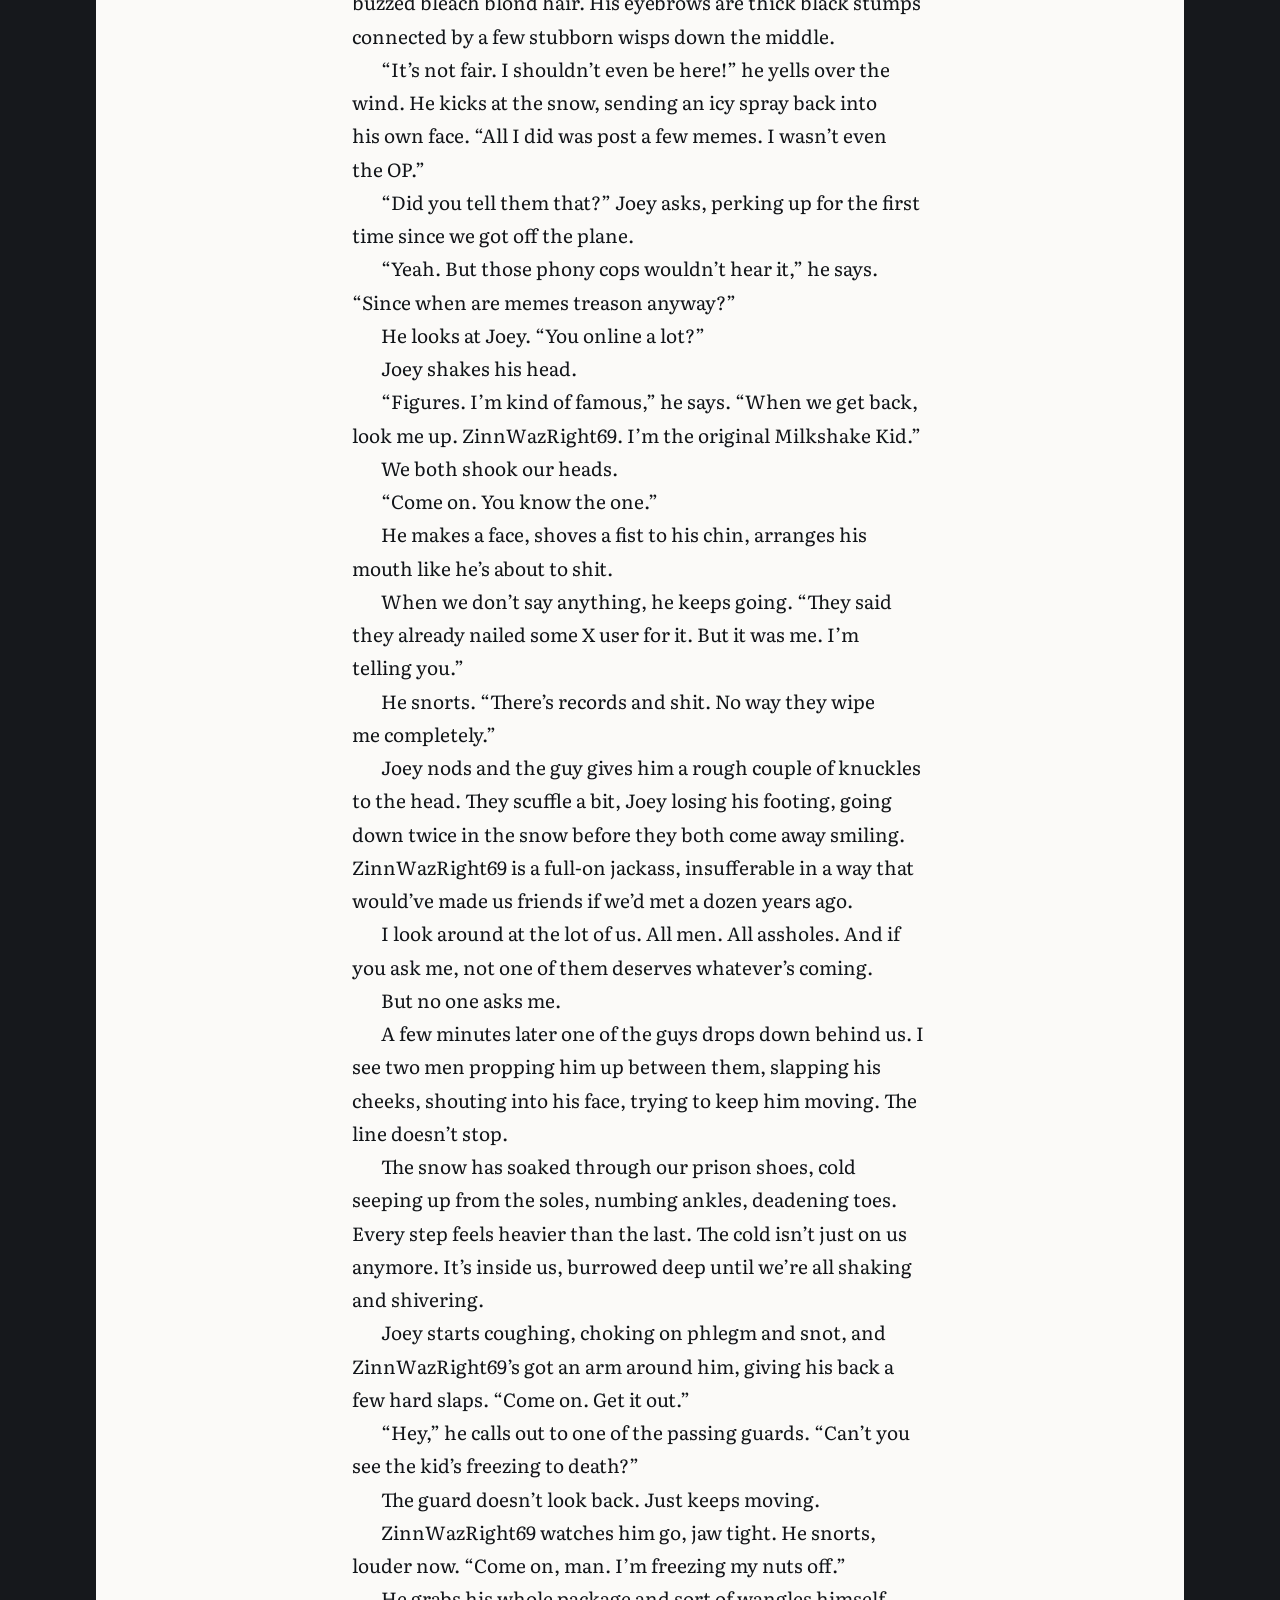
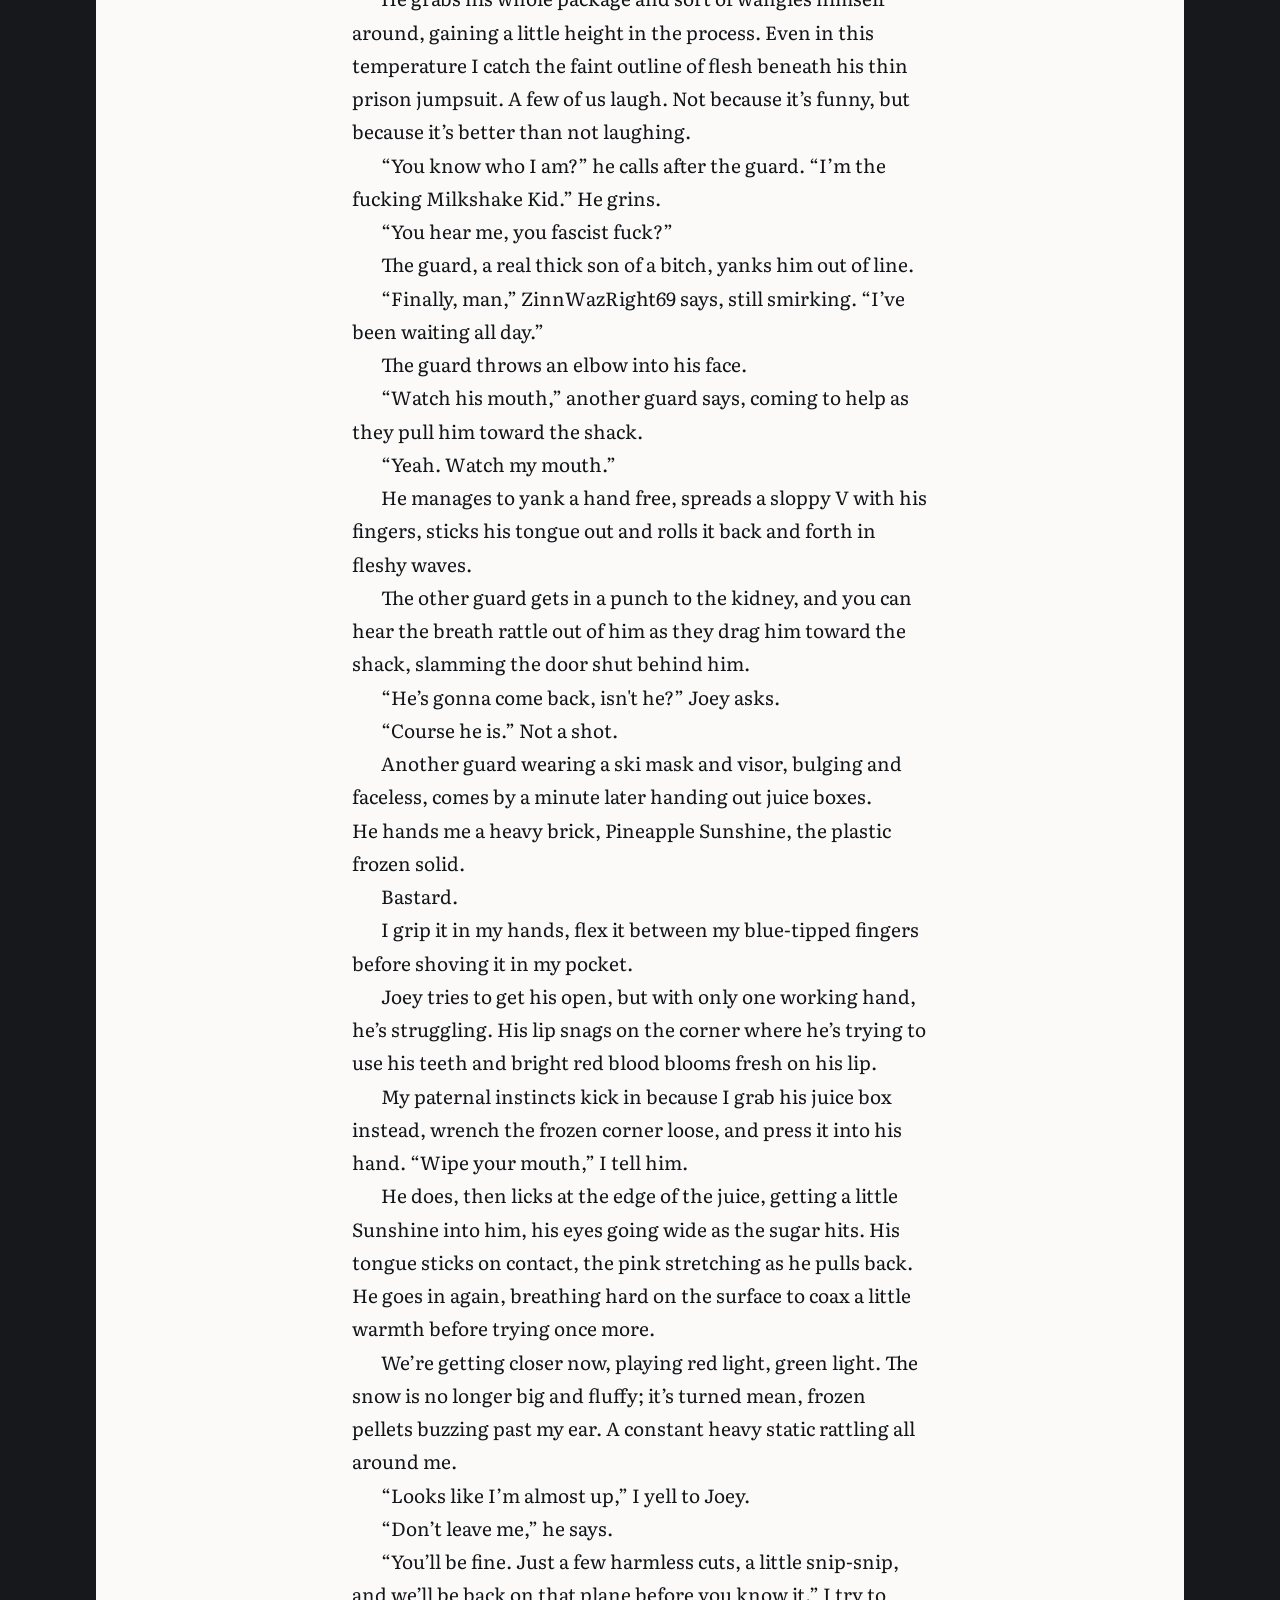
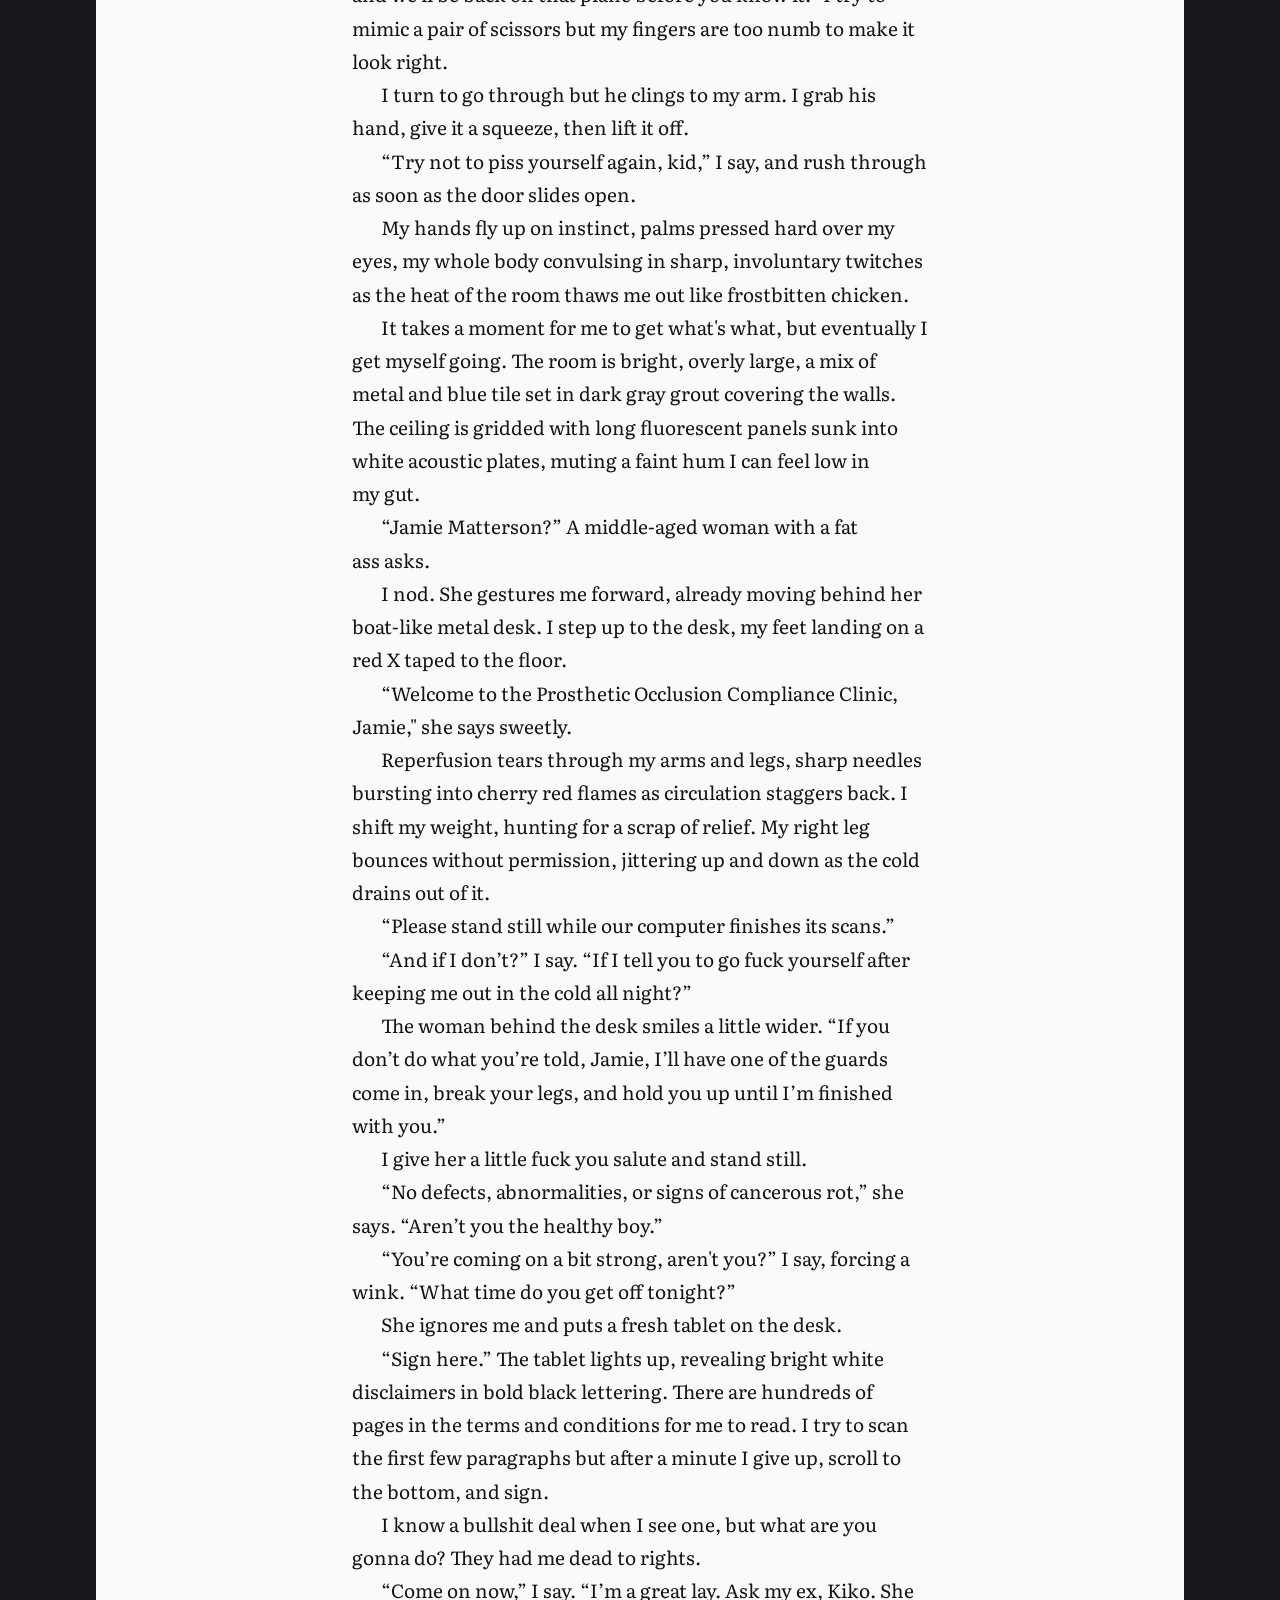
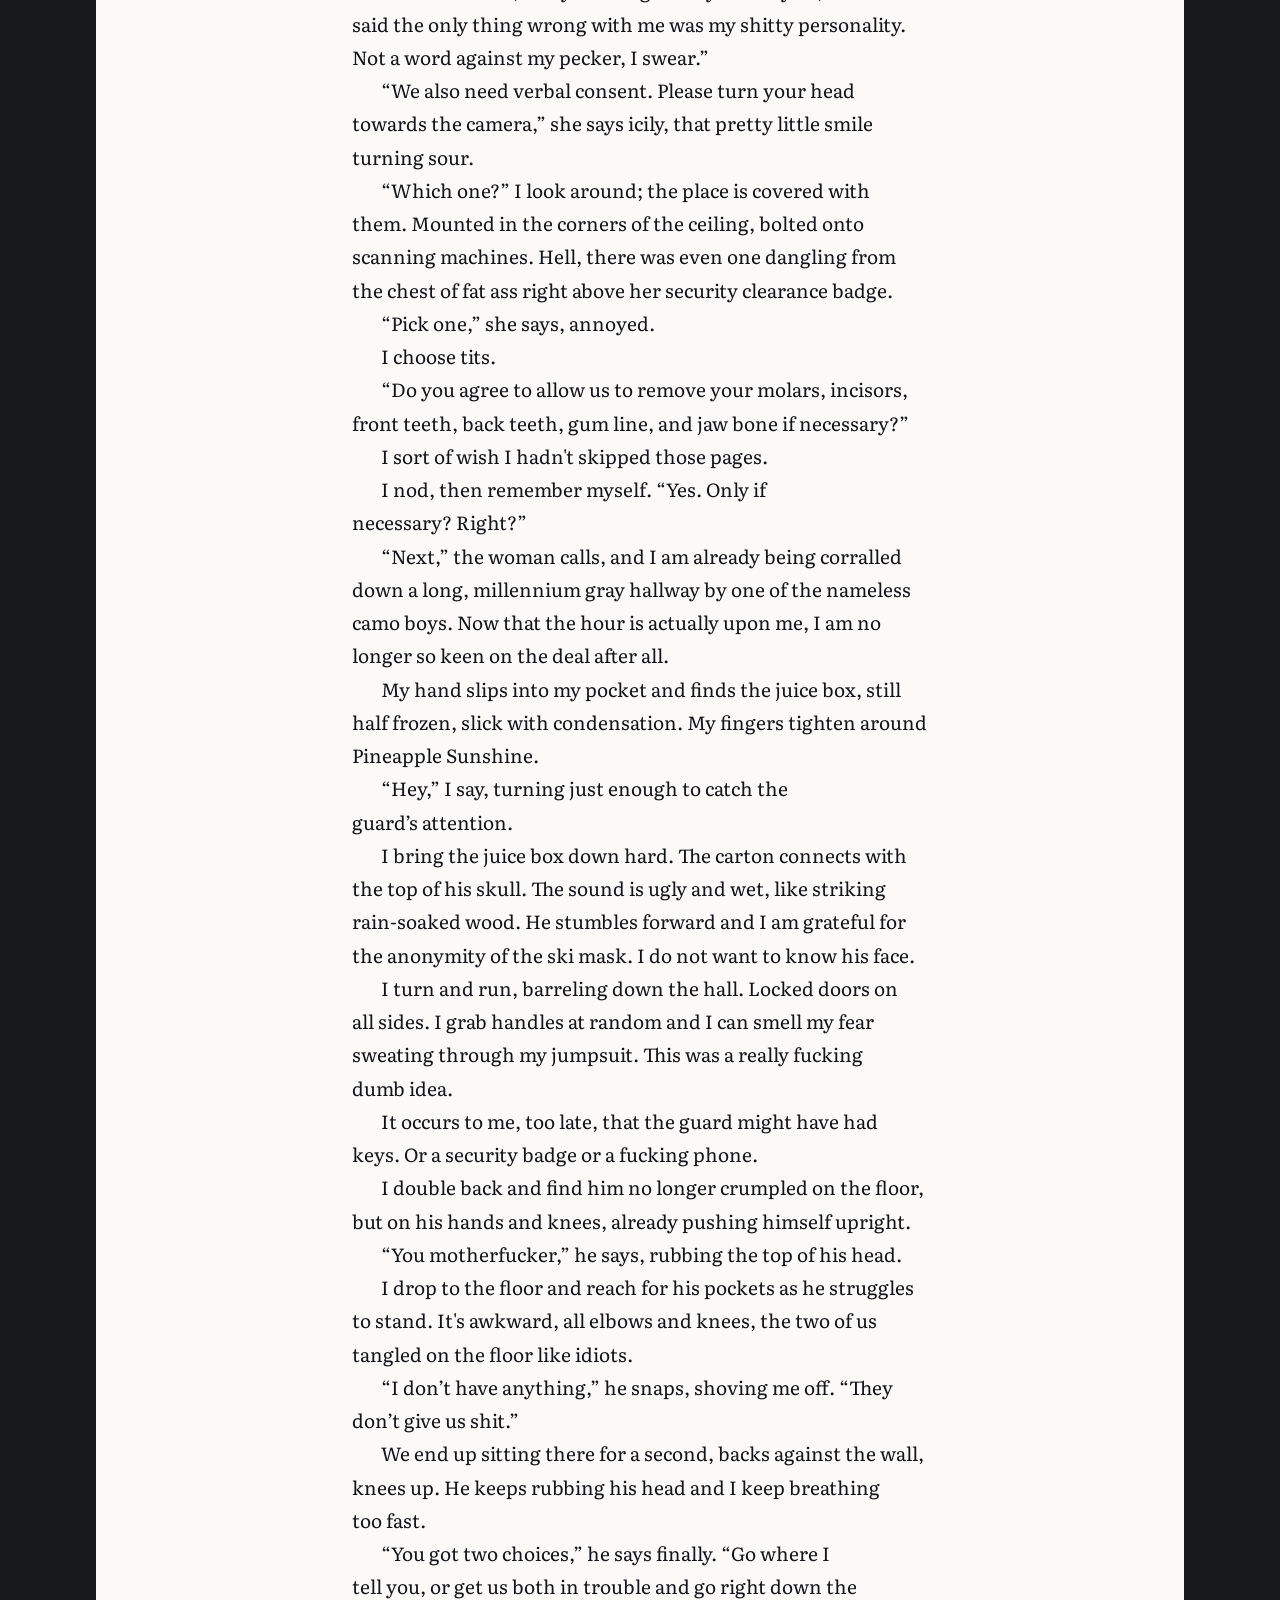
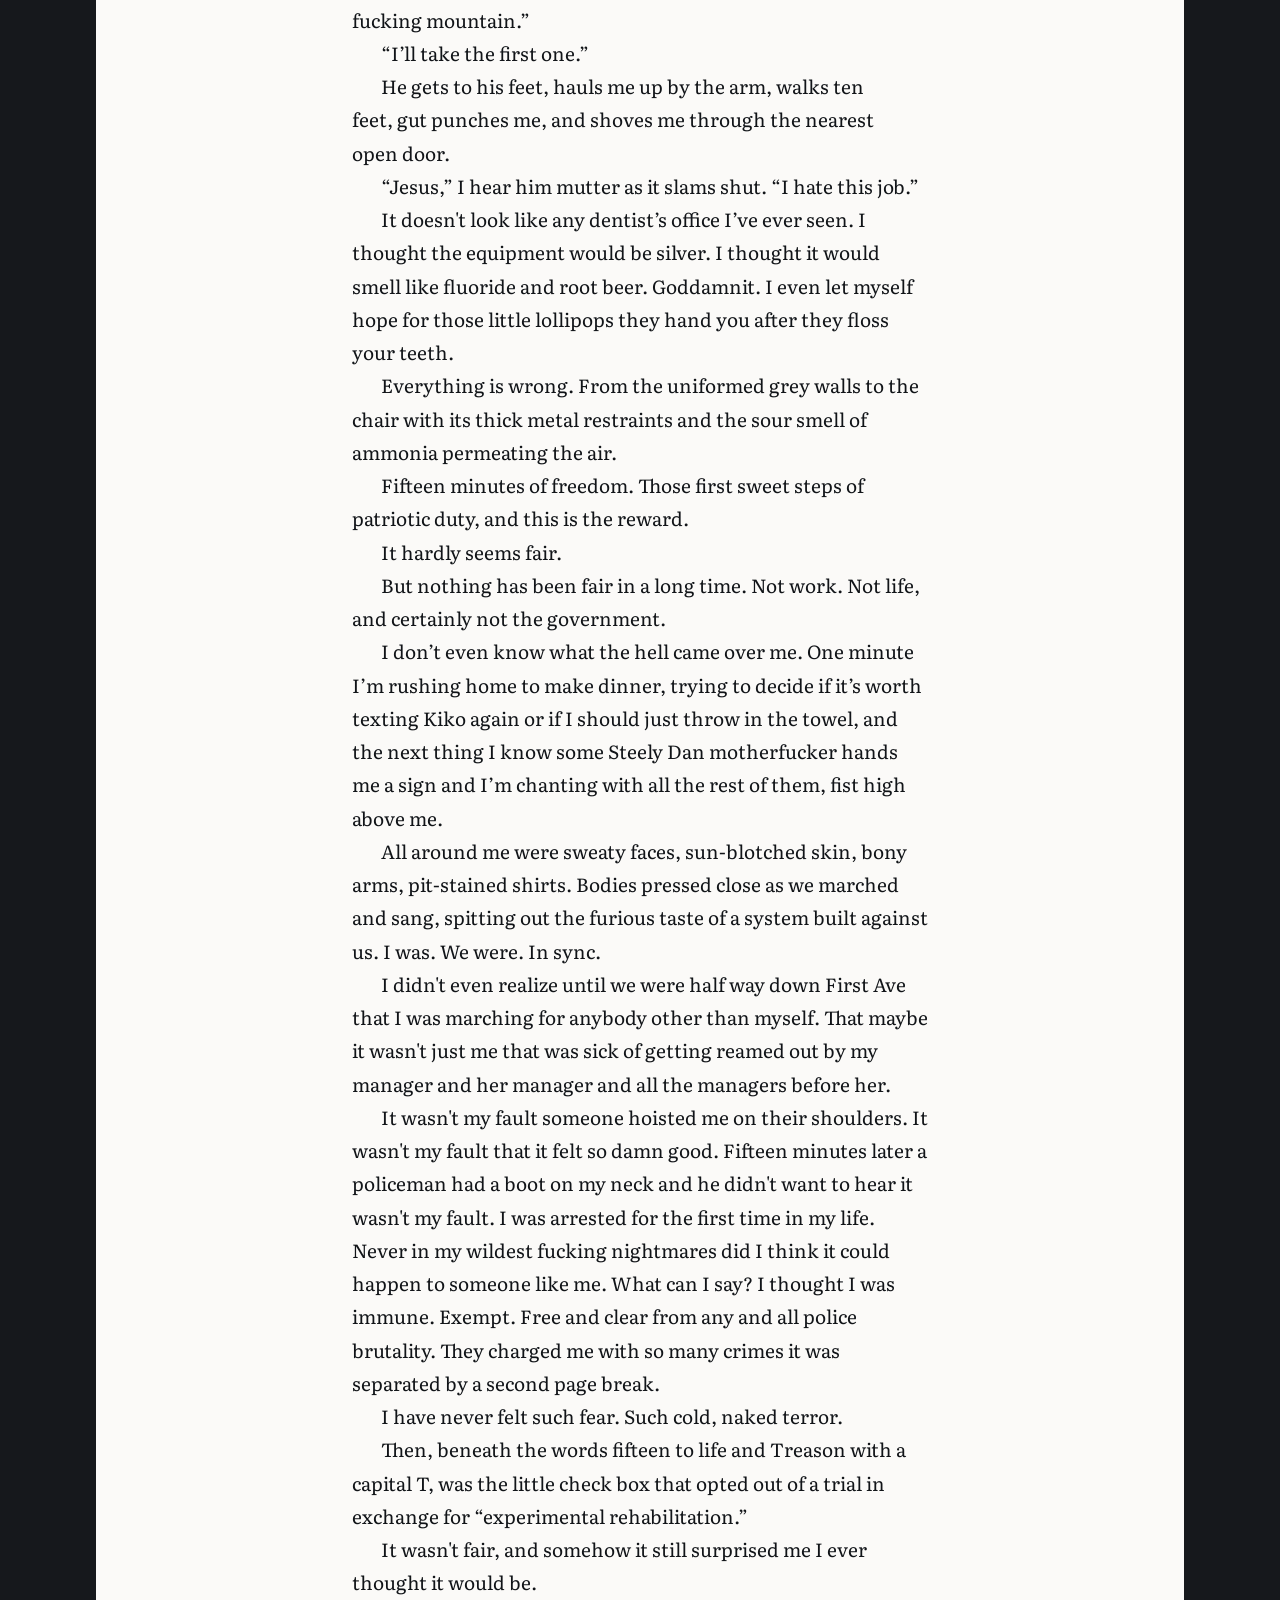
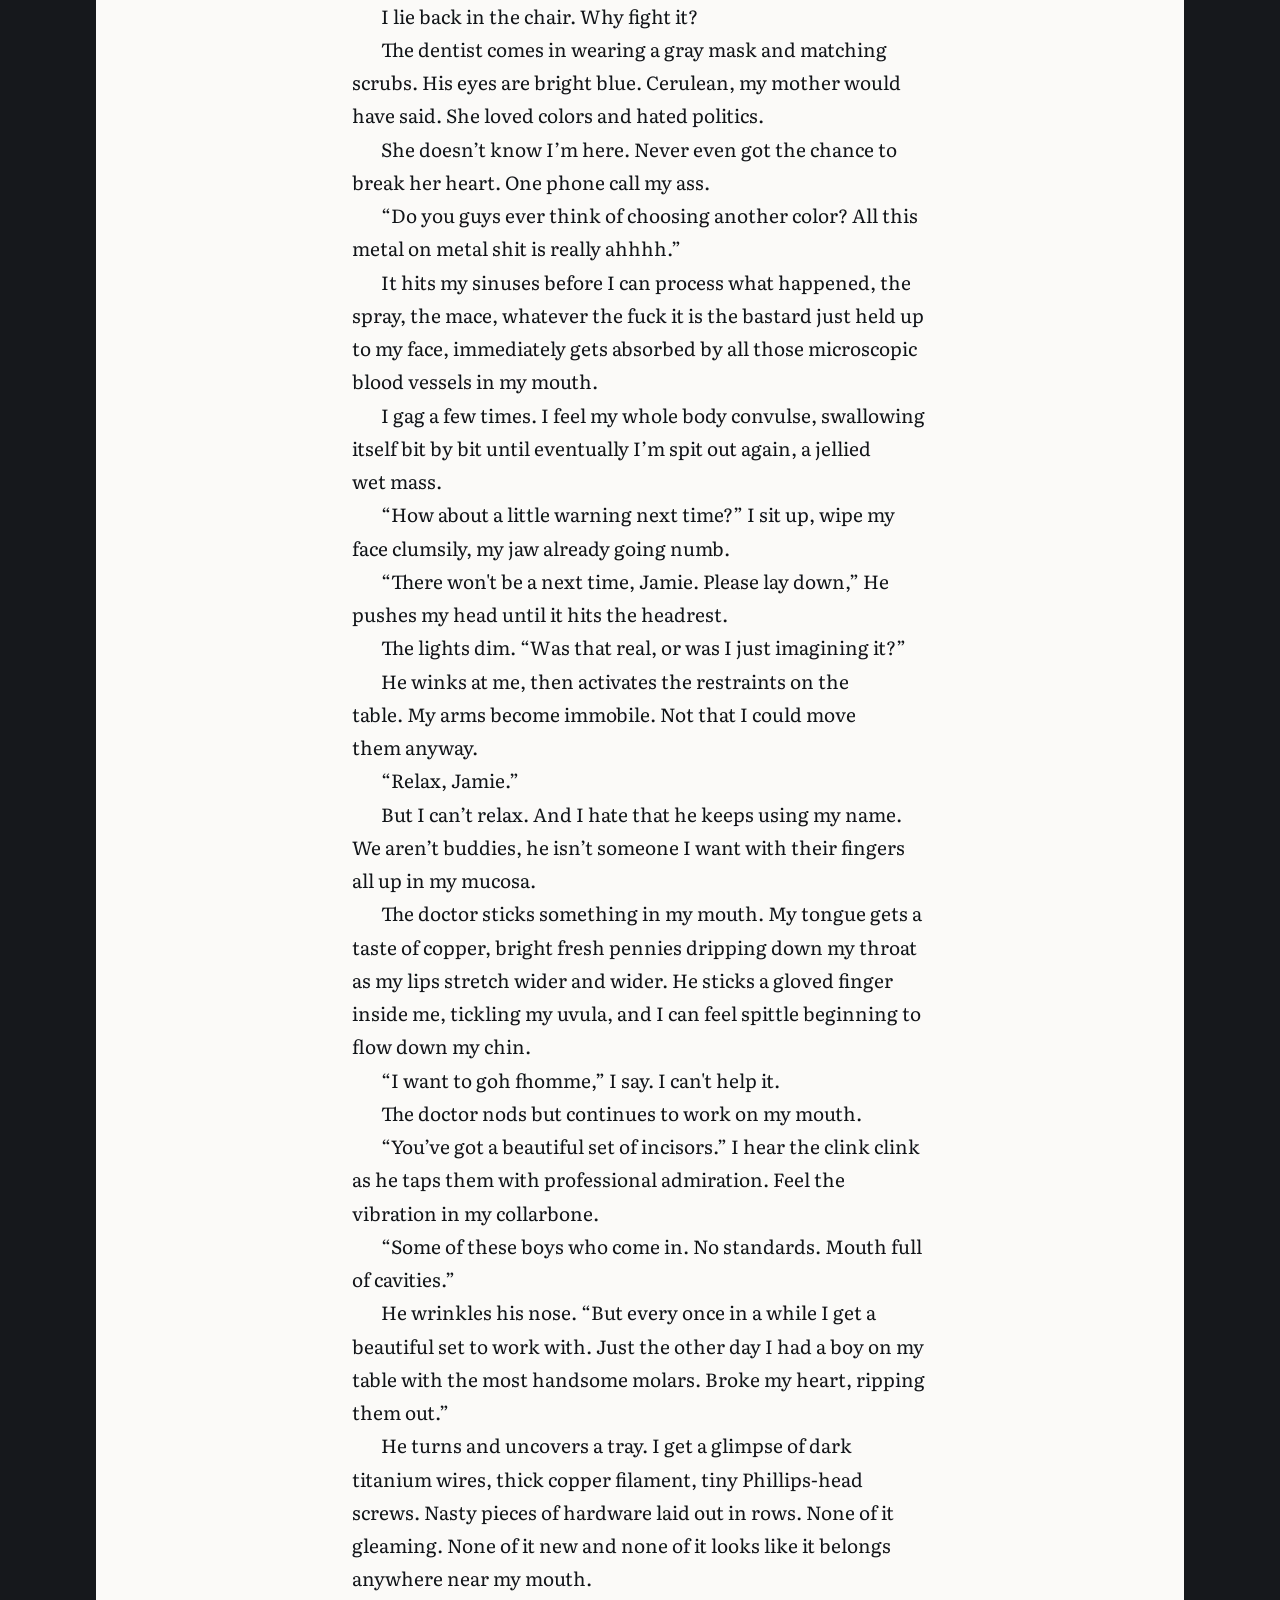
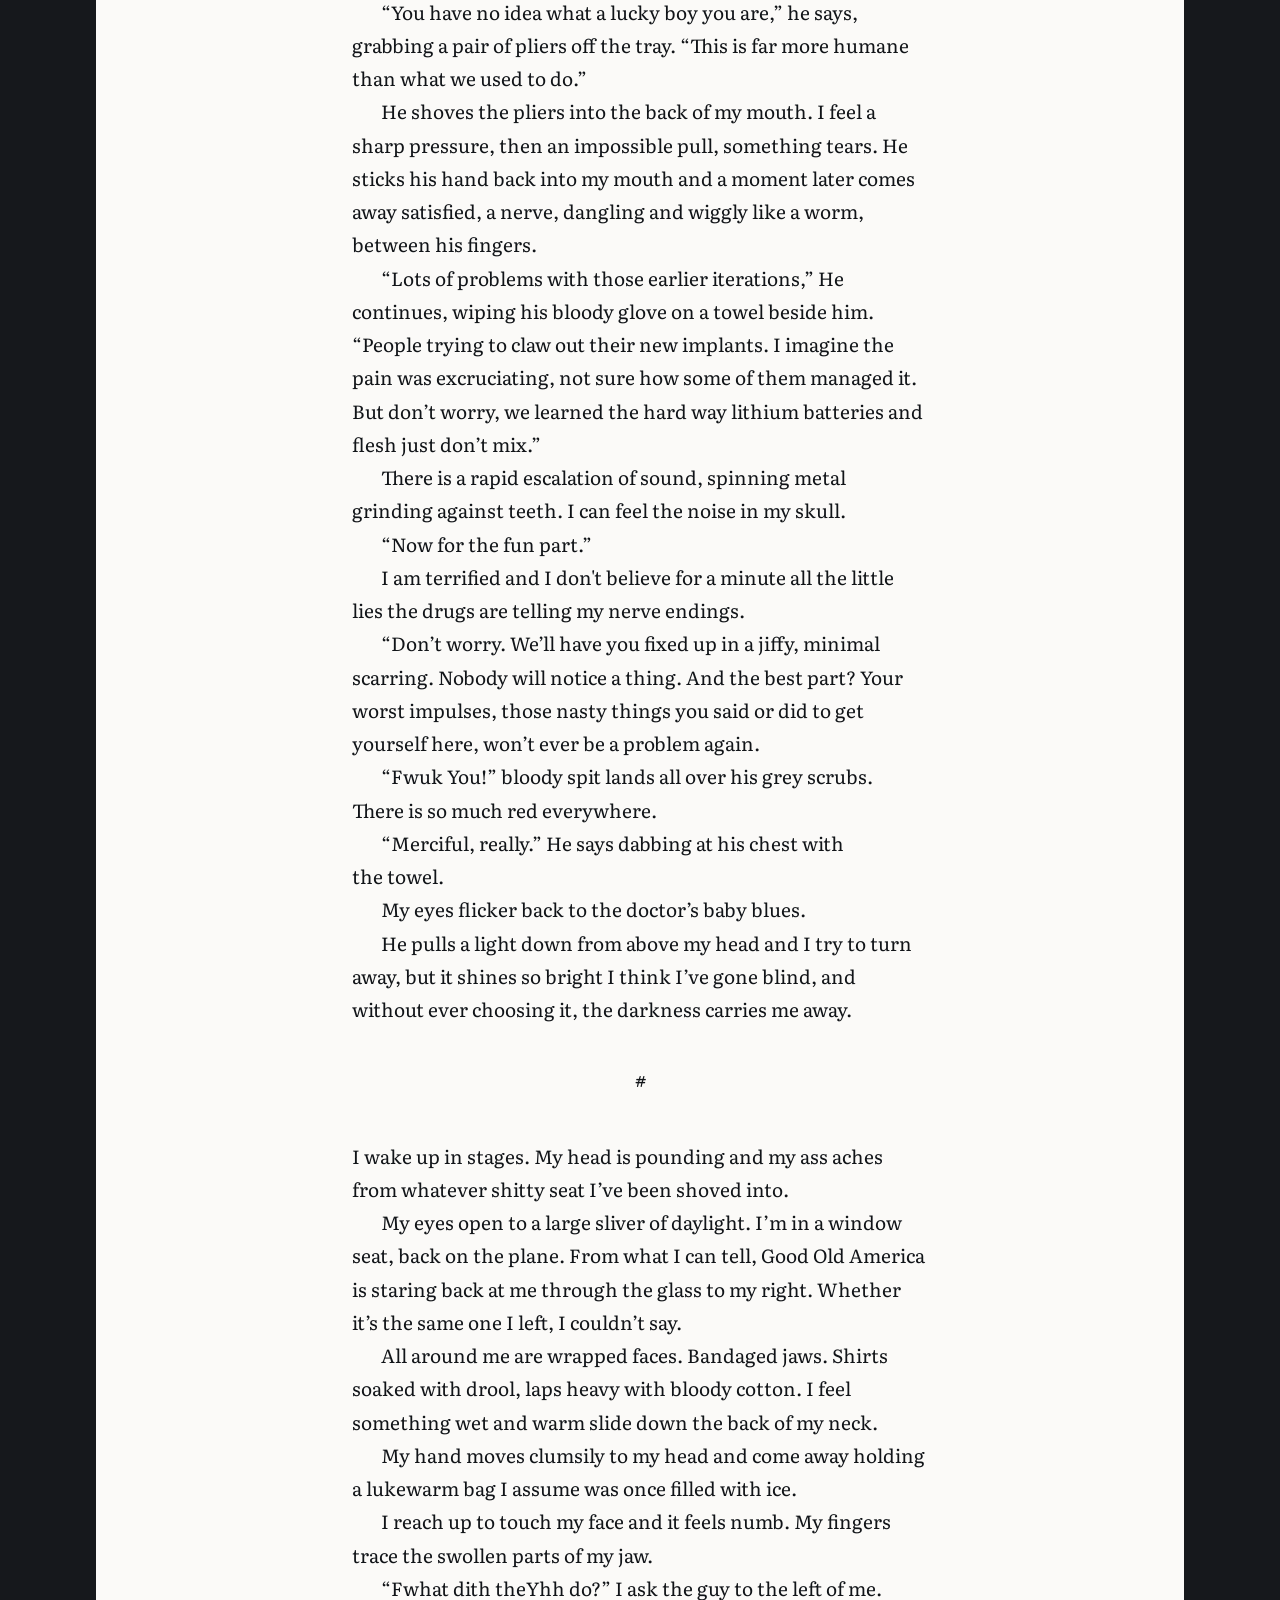
<file: site/works/lucky-boy.html>
<!doctype html>
<html lang="en">
<head>
<meta charset="utf-8">
<meta name="viewport" content="width=device-width, initial-scale=1">
<title>Lucky Boy, by Lindsay Morris</title>
<meta name="description" content="A dark, unsettling story about institutional power, enforced obedience, and the people caught inside it. A short story by Lindsay Morris, in full.">
<meta property="og:title" content="Lucky Boy, by Lindsay Morris">
<meta property="og:description" content="A dark, unsettling story about institutional power, enforced obedience, and the people caught inside it. A short story by Lindsay Morris, in full.">
<meta property="og:type" content="website">
<meta property="og:url" content="https://psdwizzard.github.io/lindsay-morris/works/lucky-boy.html">
<meta name="theme-color" content="#16181c">
<link rel="icon" href="../assets/favicon.svg" type="image/svg+xml">
<link rel="preconnect" href="https://fonts.googleapis.com">
<link rel="preconnect" href="https://fonts.gstatic.com" crossorigin>
<link href="https://fonts.googleapis.com/css2?family=Courier+Prime:ital,wght@0,400;0,700;1,400&family=Literata:ital,opsz,wght@0,7..72,400;0,7..72,500;1,7..72,400&display=swap" rel="stylesheet">
<link rel="stylesheet" href="../assets/site.css">
<script>document.documentElement.classList.add('js');try{if(localStorage.getItem('lm-theme')==='night')document.documentElement.dataset.theme='night'}catch(e){}</script>
</head>
<body class="reading">
<a class="skip" href="#text">Skip to the text</a>
<div class="runbar" aria-hidden="true"><span>Morris / Lucky Boy</span><span class="progress"></span></div>
<main>
  <article class="sheet manuscript">
    <header class="ms-head">
      <address><a class="home" href="../index.html">Lindsay Morris</a><br>Richmond, Virginia<br><a href="mailto:Lindzymorris@gmail.com">Lindzymorris@gmail.com</a></address>
      <div class="count">About 5,000 words
        <nav aria-label="Main"><ul><li><a href="../index.html#contents">Contents</a></li><li><a href="../index.html#about">About</a></li></ul></nav>
        <button class="lights" type="button" aria-pressed="false" hidden>Night reading</button>
      </div>
    </header>
    <div class="ms-title">
      <h1>Lucky Boy</h1>
      <p class="by">by Lindsay Morris</p>
      <p class="meta">Speculative thriller, 22-minute read</p>
    </div>
    <p class="cnote">A note before you read: this story may contain strong language, drug use, sexual content, and bodily or psychological distress.</p>
    <div class="text" id="text">
<p>Joey can’t stop pissing himself. That squirming, red-haired motherfucker. When I complain, they give me the heavy chain, shackle me with double-knotted steel cinched tight at my waist. No stretching my legs over the Atlantic now.</p>
<p>I lay my elbows on the stripped plastic armrests and stare at the mini screen cracked into dozens of fresh spiderwebs. The plane has clearly been built for luxury, and despite the guards’ best efforts, it still shows. Some amenities they’d gone out of their way to ruin, like the inflight movies, others they’d simply locked away. Half a dozen of us can’t look away from a bottle of Don Julio sealed behind a glass case a few rows ahead.</p>
<p>When we left Fort Sumter, it was still dark. By the time we boarded in Charleston, the sun was coming up from the east. Hours later it was rising again. I swear we’re flying in circles, pumping and dumping fuel all over the country, before touching down.</p>
<p>“They’re trying to keep it hush-hush,” Joey says.</p>
<p>“What?”</p>
<p>“I don’t know.”</p>
<p>“What don’t you know?”</p>
<p>“Everything.”</p>
<p>We both laugh. I look down at the dark stain drying between his legs and I feel bad for calling him out about the whole pissing-his-pants thing. I hadn’t realized how young he was. No way this rugrat is built for whatever these bastards have in store.</p>
<p>As the hours stretch on, the guards stop bothering to check on us, occasionally tossing packs of crackers to shut up the worst of the complainers. I tear the plastic open and share a square.</p>
<p>“Thanks—”</p>
<p>Joey stalls, eyes flicking to the redacted lanyard shoved around my neck.</p>
<p>“It’s Matterson,” I say.</p>
<p>“Thanks, Mr. Matterson.”</p>
<p>I nod and do my best to get comfortable, ignoring the shifting metal on my groin. None of the seats recline. Someone shoved glue into the little switch by my side. I scratch at it with my nail for a while, trying to get the thing to give, but eventually I give up, cross my arms over my chest, and shut my eyes.</p>
<p>A few hours later I wake up shivering. It was hot when we took off, my pits slick and spicy from the humid Southern air. The guards on the plane are now dressed for much colder weather, outfitted in well-worn blue camo. Some have stripped off their thick fleeces and stretched out; others stayed fully dressed, even keeping their ski masks on.</p>
<p>Tap Tap Tap.</p>
<p>I turn my head and clock Joey smiling.</p>
<p>When he realizes I’m not going to ream him out, he goes back to tapping against the glass, stopping every few seconds to lift his head, looking for one of the guards before starting up again.</p>
<p>Behind me, someone picks it up. Tap Tap Tap.</p>
<p>“Knock it off,” a guard barks, not even looking up.</p>
<p>But then another prisoner joins in. Then another. Fingers on plastic. Nails on glass. The rhythm hopping rows, skipping seats, landing wherever it can. Tap Tap Tap.</p>
<p>“One a penny, two a penny,” I mumble.</p>
<p>Half the plane is in on it, tapping on armrests, trays, windows, knees, anything they can get their hands on, before one of the guards finally stands, kills the lights, and tells us to eat shit and die.</p>
<p>At least the lights are off.</p>
<p>Hours later when they unshackle us, I feel a flicker of relief, a brief burst of hope. Dumbass. The doors are open now and we’re lined up like good little inmates, freezing our asses off while we wait for our voluntary rehabilitation to begin. Snow comes down heavy, big freaking flakes swallowing the ground, making it impossible to get decent leverage as they march us forward, left, right, left, knee to chest, ass to groin, slipping and sliding through the worst of it. I already miss the warm shackles of the plane’s fuselage interior.</p>
<p>Joey is whimpering, cradling his right palm. A piece of skin froze to the metal walkway as we exited the plane and he had to rip it off to keep the line moving.</p>
<p>“My mom didn’t say it was gonna be cold,” he says miserably, a few stray tears already icing beneath his eyes.</p>
<p>I stick my tongue out, guiding it in little waves and divots as I attempt to catch a falling snowflake. A six-sided beauty lands on the tip of my glossa; it tastes like nothing.</p>
<p>Visibility is awful, but even still, it doesn’t take more than a second to look around and know we’ve fucked off to the absolute ass end of the United States, if we’re even still in the US. No laws, no justice. A perfect black hole caked in pretty white snow. I don’t have a clue where we are, but it doesn’t matter. North Dakota or Jupiter, either way, Lady Liberty, that green-eyed bitch wasn't looking.</p>
<p>Most of us do our best to hustle forward until the line comes into view. Other planes must have landed before us. Dozens of inmates stretch out as far as the eye can see, the line bending around a small wooden shack where a few guards stand clustered together, cigarette smoke misting above their heads, before looping back toward the building.</p>
<p>Past them, against the bone-white mountains, stands a hulking mass of cold steel and industry, its bottom half swallowed by rock and snow. Above it, an oblong metal cap bulges with a single long window wrapping around it like a visor. At its base is a fat gray door; in the distance, I can spot a series of red and green lights winking on and off as other inmates step off the line and dart inside.</p>
<p>“I gotta say, zero points for creativity.” The whole thing screams Secret Government Facility.</p>
<p>“Is that where they're gonna do it?” Joey asks, not taking his eyes off of the metal dome.</p>
<p>“Yep. That's where they’re gonna do it.”</p>
<p>Joey finally shuts up, wide eyes flicking up and down before shoving his injured hand into his jumpsuit, cradling it to his chest. We don’t speak for the next little while, inching along minute by minute, all of us shivering, eyeing the guards' cheap wool jackets and padded camo pants with frigid envy. Is there anything worse than bureaucracy in the face of the American death star?</p>
<p>The security guard to my right prowls back and forth, warning us to stay in line. He smokes Pall Malls at a healthy pace, giving us the stink eye after each used butt. It isn’t like anyone is stupid enough to run. We can hardly walk in this shit. If anything, I want to be “rehabilitated” faster if it means getting out of this cold. How quickly resistance dies in zero degree weather. Behind me, one of the less ambitious delinquents is complaining; he griped nonstop on the flight over. I turn to look at the guy. He has close-cropped, freshly buzzed bleach blond hair. His eyebrows are thick black stumps connected by a few stubborn wisps down the middle.</p>
<p>“It’s not fair. I shouldn’t even be here!” he yells over the wind. He kicks at the snow, sending an icy spray back into his own face. “All I did was post a few memes. I wasn’t even the OP.”</p>
<p>“Did you tell them that?” Joey asks, perking up for the first time since we got off the plane.</p>
<p>“Yeah. But those phony cops wouldn’t hear it,” he says. “Since when are memes treason anyway?”</p>
<p>He looks at Joey. “You online a lot?”</p>
<p>Joey shakes his head.</p>
<p>“Figures. I’m kind of famous,” he says. “When we get back, look me up. ZinnWazRight69. I’m the original Milkshake Kid.”</p>
<p>We both shook our heads.</p>
<p>“Come on. You know the one.”</p>
<p>He makes a face, shoves a fist to his chin, arranges his mouth like he’s about to shit.</p>
<p>When we don’t say anything, he keeps going. “They said they already nailed some X user for it. But it was me. I’m telling you.”</p>
<p>He snorts. “There’s records and shit. No way they wipe me completely.”</p>
<p>Joey nods and the guy gives him a rough couple of knuckles to the head. They scuffle a bit, Joey losing his footing, going down twice in the snow before they both come away smiling. ZinnWazRight69 is a full-on jackass, insufferable in a way that would’ve made us friends if we’d met a dozen years ago.</p>
<p>I look around at the lot of us. All men. All assholes. And if you ask me, not one of them deserves whatever’s coming.</p>
<p>But no one asks me.</p>
<p>A few minutes later one of the guys drops down behind us. I see two men propping him up between them, slapping his cheeks, shouting into his face, trying to keep him moving. The line doesn’t stop.</p>
<p>The snow has soaked through our prison shoes, cold seeping up from the soles, numbing ankles, deadening toes. Every step feels heavier than the last. The cold isn’t just on us anymore. It’s inside us, burrowed deep until we’re all shaking and shivering.</p>
<p>Joey starts coughing, choking on phlegm and snot, and ZinnWazRight69’s got an arm around him, giving his back a few hard slaps. “Come on. Get it out.”</p>
<p>“Hey,” he calls out to one of the passing guards. “Can’t you see the kid’s freezing to death?”</p>
<p>The guard doesn’t look back. Just keeps moving.</p>
<p>ZinnWazRight69 watches him go, jaw tight. He snorts, louder now. “Come on, man. I’m freezing my nuts off.”</p>
<p>He grabs his whole package and sort of wangles himself around, gaining a little height in the process. Even in this temperature I catch the faint outline of flesh beneath his thin prison jumpsuit. A few of us laugh. Not because it’s funny, but because it’s better than not laughing.</p>
<p>“You know who I am?” he calls after the guard. “I’m the fucking Milkshake Kid.” He grins.</p>
<p>“You hear me, you fascist fuck?”</p>
<p>The guard, a real thick son of a bitch, yanks him out of line.</p>
<p>“Finally, man,” ZinnWazRight69 says, still smirking. “I’ve been waiting all day.”</p>
<p>The guard throws an elbow into his face.</p>
<p>“Watch his mouth,” another guard says, coming to help as they pull him toward the shack.</p>
<p>“Yeah. Watch my mouth.”</p>
<p>He manages to yank a hand free, spreads a sloppy V with his fingers, sticks his tongue out and rolls it back and forth in fleshy waves.</p>
<p>The other guard gets in a punch to the kidney, and you can hear the breath rattle out of him as they drag him toward the shack, slamming the door shut behind him.</p>
<p>“He’s gonna come back, isn't he?” Joey asks.</p>
<p>“Course he is.” Not a shot.</p>
<p>Another guard wearing a ski mask and visor, bulging and faceless, comes by a minute later handing out juice boxes. He hands me a heavy brick, Pineapple Sunshine, the plastic frozen solid.</p>
<p>Bastard.</p>
<p>I grip it in my hands, flex it between my blue-tipped fingers before shoving it in my pocket.</p>
<p>Joey tries to get his open, but with only one working hand, he’s struggling. His lip snags on the corner where he’s trying to use his teeth and bright red blood blooms fresh on his lip.</p>
<p>My paternal instincts kick in because I grab his juice box instead, wrench the frozen corner loose, and press it into his hand. “Wipe your mouth,” I tell him.</p>
<p>He does, then licks at the edge of the juice, getting a little Sunshine into him, his eyes going wide as the sugar hits. His tongue sticks on contact, the pink stretching as he pulls back. He goes in again, breathing hard on the surface to coax a little warmth before trying once more.</p>
<p>We’re getting closer now, playing red light, green light. The snow is no longer big and fluffy; it’s turned mean, frozen pellets buzzing past my ear. A constant heavy static rattling all around me.</p>
<p>“Looks like I’m almost up,” I yell to Joey.</p>
<p>“Don’t leave me,” he says.</p>
<p>“You’ll be fine. Just a few harmless cuts, a little snip-snip, and we’ll be back on that plane before you know it.” I try to mimic a pair of scissors but my fingers are too numb to make it look right.</p>
<p>I turn to go through but he clings to my arm. I grab his hand, give it a squeeze, then lift it off.</p>
<p>“Try not to piss yourself again, kid,” I say, and rush through as soon as the door slides open.</p>
<p>My hands fly up on instinct, palms pressed hard over my eyes, my whole body convulsing in sharp, involuntary twitches as the heat of the room thaws me out like frostbitten chicken.</p>
<p>It takes a moment for me to get what's what, but eventually I get myself going. The room is bright, overly large, a mix of metal and blue tile set in dark gray grout covering the walls. The ceiling is gridded with long fluorescent panels sunk into white acoustic plates, muting a faint hum I can feel low in my gut.</p>
<p>“Jamie Matterson?” A middle-aged woman with a fat ass asks.</p>
<p>I nod. She gestures me forward, already moving behind her boat-like metal desk. I step up to the desk, my feet landing on a red X taped to the floor.</p>
<p>“Welcome to the Prosthetic Occlusion Compliance Clinic, Jamie,&quot; she says sweetly.</p>
<p>Reperfusion tears through my arms and legs, sharp needles bursting into cherry red flames as circulation staggers back. I shift my weight, hunting for a scrap of relief. My right leg bounces without permission, jittering up and down as the cold drains out of it.</p>
<p>“Please stand still while our computer finishes its scans.”</p>
<p>“And if I don’t?” I say. “If I tell you to go fuck yourself after keeping me out in the cold all night?”</p>
<p>The woman behind the desk smiles a little wider. “If you don’t do what you’re told, Jamie, I’ll have one of the guards come in, break your legs, and hold you up until I’m finished with you.”</p>
<p>I give her a little fuck you salute and stand still.</p>
<p>“No defects, abnormalities, or signs of cancerous rot,” she says. “Aren’t you the healthy boy.”</p>
<p>“You’re coming on a bit strong, aren't you?” I say, forcing a wink. “What time do you get off tonight?”</p>
<p>She ignores me and puts a fresh tablet on the desk.</p>
<p>“Sign here.” The tablet lights up, revealing bright white disclaimers in bold black lettering. There are hundreds of pages in the terms and conditions for me to read. I try to scan the first few paragraphs but after a minute I give up, scroll to the bottom, and sign.</p>
<p>I know a bullshit deal when I see one, but what are you gonna do? They had me dead to rights.</p>
<p>“Come on now,” I say. “I’m a great lay. Ask my ex, Kiko. She said the only thing wrong with me was my shitty personality. Not a word against my pecker, I swear.”</p>
<p>“We also need verbal consent. Please turn your head towards the camera,” she says icily, that pretty little smile turning sour.</p>
<p>“Which one?” I look around; the place is covered with them. Mounted in the corners of the ceiling, bolted onto scanning machines. Hell, there was even one dangling from the chest of fat ass right above her security clearance badge.</p>
<p>“Pick one,” she says, annoyed.</p>
<p>I choose tits.</p>
<p>“Do you agree to allow us to remove your molars, incisors, front teeth, back teeth, gum line, and jaw bone if necessary?”</p>
<p>I sort of wish I hadn't skipped those pages.</p>
<p>I nod, then remember myself. “Yes. Only if necessary? Right?”</p>
<p>“Next,” the woman calls, and I am already being corralled down a long, millennium gray hallway by one of the nameless camo boys. Now that the hour is actually upon me, I am no longer so keen on the deal after all.</p>
<p>My hand slips into my pocket and finds the juice box, still half frozen, slick with condensation. My fingers tighten around Pineapple Sunshine.</p>
<p>“Hey,” I say, turning just enough to catch the guard’s attention.</p>
<p>I bring the juice box down hard. The carton connects with the top of his skull. The sound is ugly and wet, like striking rain-soaked wood. He stumbles forward and I am grateful for the anonymity of the ski mask. I do not want to know his face.</p>
<p>I turn and run, barreling down the hall. Locked doors on all sides. I grab handles at random and I can smell my fear sweating through my jumpsuit. This was a really fucking dumb idea.</p>
<p>It occurs to me, too late, that the guard might have had keys. Or a security badge or a fucking phone.</p>
<p>I double back and find him no longer crumpled on the floor, but on his hands and knees, already pushing himself upright.</p>
<p>“You motherfucker,” he says, rubbing the top of his head.</p>
<p>I drop to the floor and reach for his pockets as he struggles to stand. It's awkward, all elbows and knees, the two of us tangled on the floor like idiots.</p>
<p>“I don’t have anything,” he snaps, shoving me off. “They don’t give us shit.”</p>
<p>We end up sitting there for a second, backs against the wall, knees up. He keeps rubbing his head and I keep breathing too fast.</p>
<p>“You got two choices,” he says finally. “Go where I tell you, or get us both in trouble and go right down the fucking mountain.”</p>
<p>“I’ll take the first one.”</p>
<p>He gets to his feet, hauls me up by the arm, walks ten feet, gut punches me, and shoves me through the nearest open door.</p>
<p>“Jesus,” I hear him mutter as it slams shut. “I hate this job.”</p>
<p>It doesn't look like any dentist’s office I’ve ever seen. I thought the equipment would be silver. I thought it would smell like fluoride and root beer. Goddamnit. I even let myself hope for those little lollipops they hand you after they floss your teeth.</p>
<p>Everything is wrong. From the uniformed grey walls to the chair with its thick metal restraints and the sour smell of ammonia permeating the air.</p>
<p>Fifteen minutes of freedom. Those first sweet steps of patriotic duty, and this is the reward.</p>
<p>It hardly seems fair.</p>
<p>But nothing has been fair in a long time. Not work. Not life, and certainly not the government.</p>
<p>I don’t even know what the hell came over me. One minute I’m rushing home to make dinner, trying to decide if it’s worth texting Kiko again or if I should just throw in the towel, and the next thing I know some Steely Dan motherfucker hands me a sign and I’m chanting with all the rest of them, fist high above me.</p>
<p>All around me were sweaty faces, sun-blotched skin, bony arms, pit-stained shirts. Bodies pressed close as we marched and sang, spitting out the furious taste of a system built against us. I was. We were. In sync.</p>
<p>I didn't even realize until we were half way down First Ave that I was marching for anybody other than myself. That maybe it wasn't just me that was sick of getting reamed out by my manager and her manager and all the managers before her.</p>
<p>It wasn't my fault someone hoisted me on their shoulders. It wasn't my fault that it felt so damn good. Fifteen minutes later a policeman had a boot on my neck and he didn't want to hear it wasn't my fault. I was arrested for the first time in my life. Never in my wildest fucking nightmares did I think it could happen to someone like me. What can I say? I thought I was immune. Exempt. Free and clear from any and all police brutality. They charged me with so many crimes it was separated by a second page break.</p>
<p>I have never felt such fear. Such cold, naked terror.</p>
<p>Then, beneath the words fifteen to life and Treason with a capital T, was the little check box that opted out of a trial in exchange for “experimental rehabilitation.”</p>
<p>It wasn't fair, and somehow it still surprised me I ever thought it would be.</p>
<p>I lie back in the chair. Why fight it?</p>
<p>The dentist comes in wearing a gray mask and matching scrubs. His eyes are bright blue. Cerulean, my mother would have said. She loved colors and hated politics.</p>
<p>She doesn’t know I’m here. Never even got the chance to break her heart. One phone call my ass.</p>
<p>“Do you guys ever think of choosing another color? All this metal on metal shit is really ahhhh.”</p>
<p>It hits my sinuses before I can process what happened, the spray, the mace, whatever the fuck it is the bastard just held up to my face, immediately gets absorbed by all those microscopic blood vessels in my mouth.</p>
<p>I gag a few times. I feel my whole body convulse, swallowing itself bit by bit until eventually I’m spit out again, a jellied wet mass.</p>
<p>“How about a little warning next time?” I sit up, wipe my face clumsily, my jaw already going numb.</p>
<p>“There won't be a next time, Jamie. Please lay down,” He pushes my head until it hits the headrest.</p>
<p>The lights dim. “Was that real, or was I just imagining it?”</p>
<p>He winks at me, then activates the restraints on the table. My arms become immobile. Not that I could move them anyway.</p>
<p>“Relax, Jamie.”</p>
<p>But I can’t relax. And I hate that he keeps using my name. We aren’t buddies, he isn’t someone I want with their fingers all up in my mucosa.</p>
<p>The doctor sticks something in my mouth. My tongue gets a taste of copper, bright fresh pennies dripping down my throat as my lips stretch wider and wider. He sticks a gloved finger inside me, tickling my uvula, and I can feel spittle beginning to flow down my chin.</p>
<p>“I want to goh fhomme,” I say. I can't help it.</p>
<p>The doctor nods but continues to work on my mouth.</p>
<p>“You’ve got a beautiful set of incisors.” I hear the clink clink as he taps them with professional admiration. Feel the vibration in my collarbone.</p>
<p>“Some of these boys who come in. No standards. Mouth full of cavities.”</p>
<p>He wrinkles his nose. “But every once in a while I get a beautiful set to work with. Just the other day I had a boy on my table with the most handsome molars. Broke my heart, ripping them out.”</p>
<p>He turns and uncovers a tray. I get a glimpse of dark titanium wires, thick copper filament, tiny Phillips-head screws. Nasty pieces of hardware laid out in rows. None of it gleaming. None of it new and none of it looks like it belongs anywhere near my mouth.</p>
<p>“You have no idea what a lucky boy you are,” he says, grabbing a pair of pliers off the tray. “This is far more humane than what we used to do.”</p>
<p>He shoves the pliers into the back of my mouth. I feel a sharp pressure, then an impossible pull, something tears. He sticks his hand back into my mouth and a moment later comes away satisfied, a nerve, dangling and wiggly like a worm, between his fingers.</p>
<p>“Lots of problems with those earlier iterations,” He continues, wiping his bloody glove on a towel beside him. “People trying to claw out their new implants. I imagine the pain was excruciating, not sure how some of them managed it. But don’t worry, we learned the hard way lithium batteries and flesh just don’t mix.”</p>
<p>There is a rapid escalation of sound, spinning metal grinding against teeth. I can feel the noise in my skull.</p>
<p>“Now for the fun part.”</p>
<p>I am terrified and I don't believe for a minute all the little lies the drugs are telling my nerve endings.</p>
<p>“Don’t worry. We’ll have you fixed up in a jiffy, minimal scarring. Nobody will notice a thing. And the best part? Your worst impulses, those nasty things you said or did to get yourself here, won’t ever be a problem again.</p>
<p>“Fwuk You!” bloody spit lands all over his grey scrubs. There is so much red everywhere.</p>
<p>“Merciful, really.” He says dabbing at his chest with the towel.</p>
<p>My eyes flicker back to the doctor’s baby blues.</p>
<p>He pulls a light down from above my head and I try to turn away, but it shines so bright I think I’ve gone blind, and without ever choosing it, the darkness carries me away.</p>
<p class="scene-break" aria-label="Section break">#</p>
<p>I wake up in stages. My head is pounding and my ass aches from whatever shitty seat I’ve been shoved into.</p>
<p>My eyes open to a large sliver of daylight. I’m in a window seat, back on the plane. From what I can tell, Good Old America is staring back at me through the glass to my right. Whether it’s the same one I left, I couldn’t say.</p>
<p>All around me are wrapped faces. Bandaged jaws. Shirts soaked with drool, laps heavy with bloody cotton. I feel something wet and warm slide down the back of my neck.</p>
<p>My hand moves clumsily to my head and come away holding a lukewarm bag I assume was once filled with ice.</p>
<p>I reach up to touch my face and it feels numb. My fingers trace the swollen parts of my jaw.</p>
<p>“Fwhat dith theYhh do?” I ask the guy to the left of me.</p>
<p>His eyes seemed cloudy and panicked under a shock of distinctive copper eyebrows. All the more gruesome against a crown of white gauze.</p>
<p>“Jowey. Arw You Awhight?”</p>
<p>His jaw is moving bizarrely, opening and closing disjointedly, nothing but a waspy rattle coming out as the terror in his eyes grows.</p>
<p>“Okay, patriots. Listen up.” I crane my neck and lift up in my seat.</p>
<p>The guard at the front of the plane has his mask off. He looks early fifties. His army wannabe crew cut can’t disguise the balding at his temples. His posture is unnatural, a cheap imitation of a German shepherd held at attention.</p>
<p>“I said wake up.”</p>
<p>He kicks the back of a seat with his heavy black boots. The man in it lurches forward, still foggy.</p>
<p>“You’ve all been rehabilitated at the great expense of the United States of America.”</p>
<p>He claps once, then walks slowly down the aisle, his hand dragging over the gauze of a few shaved heads.</p>
<p>“Thanks to science, or engineering, or whatever the hell it was, Lady Liberty will be shining her satellite on you, twenty-four-seven. That means no more nasty words out of those mangled mouths of yours.” He stops and presses a finger to Joey’s forehead, right between the eyes.</p>
<p>“Fwakh Youhhaaaaaa,” I manage, trying to knock his hand away from him.</p>
<p>“Dont worry, son. You’re not alone anymore.” He stares at Joey. “Isn’t that right?”</p>
<p>“Nnohh.”</p>
<p>“What was that?” he says, smiling wider.</p>
<p>“Nnnoh wuhh stannn… alooonnn,” Joey slurs.</p>
<p>From behind him I hear someone else pick it up. “Nooh wuhh sthan alohn.”</p>
<p>More voices join in as it moves like a virus through the cabin, skipping rows, infecting bodies. Accents blurr, tempos falling in line. Getting louder and louder until it's all I can hear.</p>
<p>Joey grabs at my bindings. Pain shoots directly to my central nervous system as my own jaw slams open and closed without permission.</p>
<p>“No one sthandss alohn.”</p>
<p>“No one stands alohn.”</p>
<p>“NO ONE STANDS ALONE.”</p>
<p>Over and over, the words ooze past swollen gums and novocained tongues, each syllable stumbling out wet and thick, gaining strength in numbers as our voices become indistinguishable in the chorus of patriotism.</p>
<p>“NO ONE STANDS ALONE!” We are in sync. A single organism throbbing under one patriotic pulse.</p>
<p>To the left of me, Joey’s jaw moves faster, his teeth slamming into one another as he fights to control his movements. Enamel cracks against enamel, revealing the wet pulp underneath as horror shines through his drug addled eyes. He shoves his fingers in his mouth, tugging and frothing as bits of bone and blood speckle my face.</p>
<p>I grab at his hands, trying to stop him, but he turns his panic on me. Joey grabs my throat. I can feel the dry, cracked edges of his fingernails pressing into the soft flesh of my Adam’s apple.</p>
<p>A hot blast of foul, heavy rot from his ruined teeth nearly overwhelms me before I smash a fist along the side of his face, trying to get free. Pain shoots through my knuckles as they crunch against hard skull.</p>
<p>I watch as the whites of his eyes bloom red with the blow, then black, as every fragile vein bursts at once, flooding the sclera with thick, rust-colored fluid.</p>
<p>The chorus around us grows louder and louder until all I can hear is them, and all I can see is him.</p>
<p>The German shepherd raises his hands, trying to quiet us, but our voices roll over him, louder and louder. He grabs the collar of some poor asshole and slaps twice, trying to make him stop chanting. It doesn't do a damn thing. His face reddens as he shouts for backup, and I look back at Joey.</p>
<p>I want to tell him it will all be okay. That we can fix what they have broken. That he should join ZinnWazRight69 and start shitposting on Reddit. That memes are his goddamn right as an American.</p>
<p>But instead I bear hug him, trying to ignore the mechanical movements of his jaw against my shoulder. Wishing I could say something, anything, but my own mouth keeps the chant going.</p>
<p>Tap Tap Tap. It’s the only thing I can do.</p>
<p>Tap Tap Tap.</p>
<p>I hold him close, tap tap tapping on his skull until his jaw slows and he finally shuts up.</p>
    </div>
    <p class="endmark"># # #</p>
  </article>
  <nav class="sheet next" aria-label="More work">
    <a class="next-link" href="cruella-de-raven.html"><span class="k">Next</span><span class="t">Cruella De Raven</span><span class="first">The smell of varnish has crept north, up from the theater stage, thick and chemical, as I stare down at the five-pronged silver talons nailed to my feet.</span></a>
    <p class="aside"><a href="../index.html#contents">All the work</a></p>
  </nav>
</main>
<footer class="desk-foot">
  <p>© 2026 Lindsay Morris. All writing is her own and may not be reproduced without permission.</p>
  <p><a href="../assets/Lindsay_Morris_Writing_Portfolio.pdf" download>Download the portfolio as a PDF</a></p>
</footer>
<script src="../assets/site.js"></script>
</body>
</html>
</file>
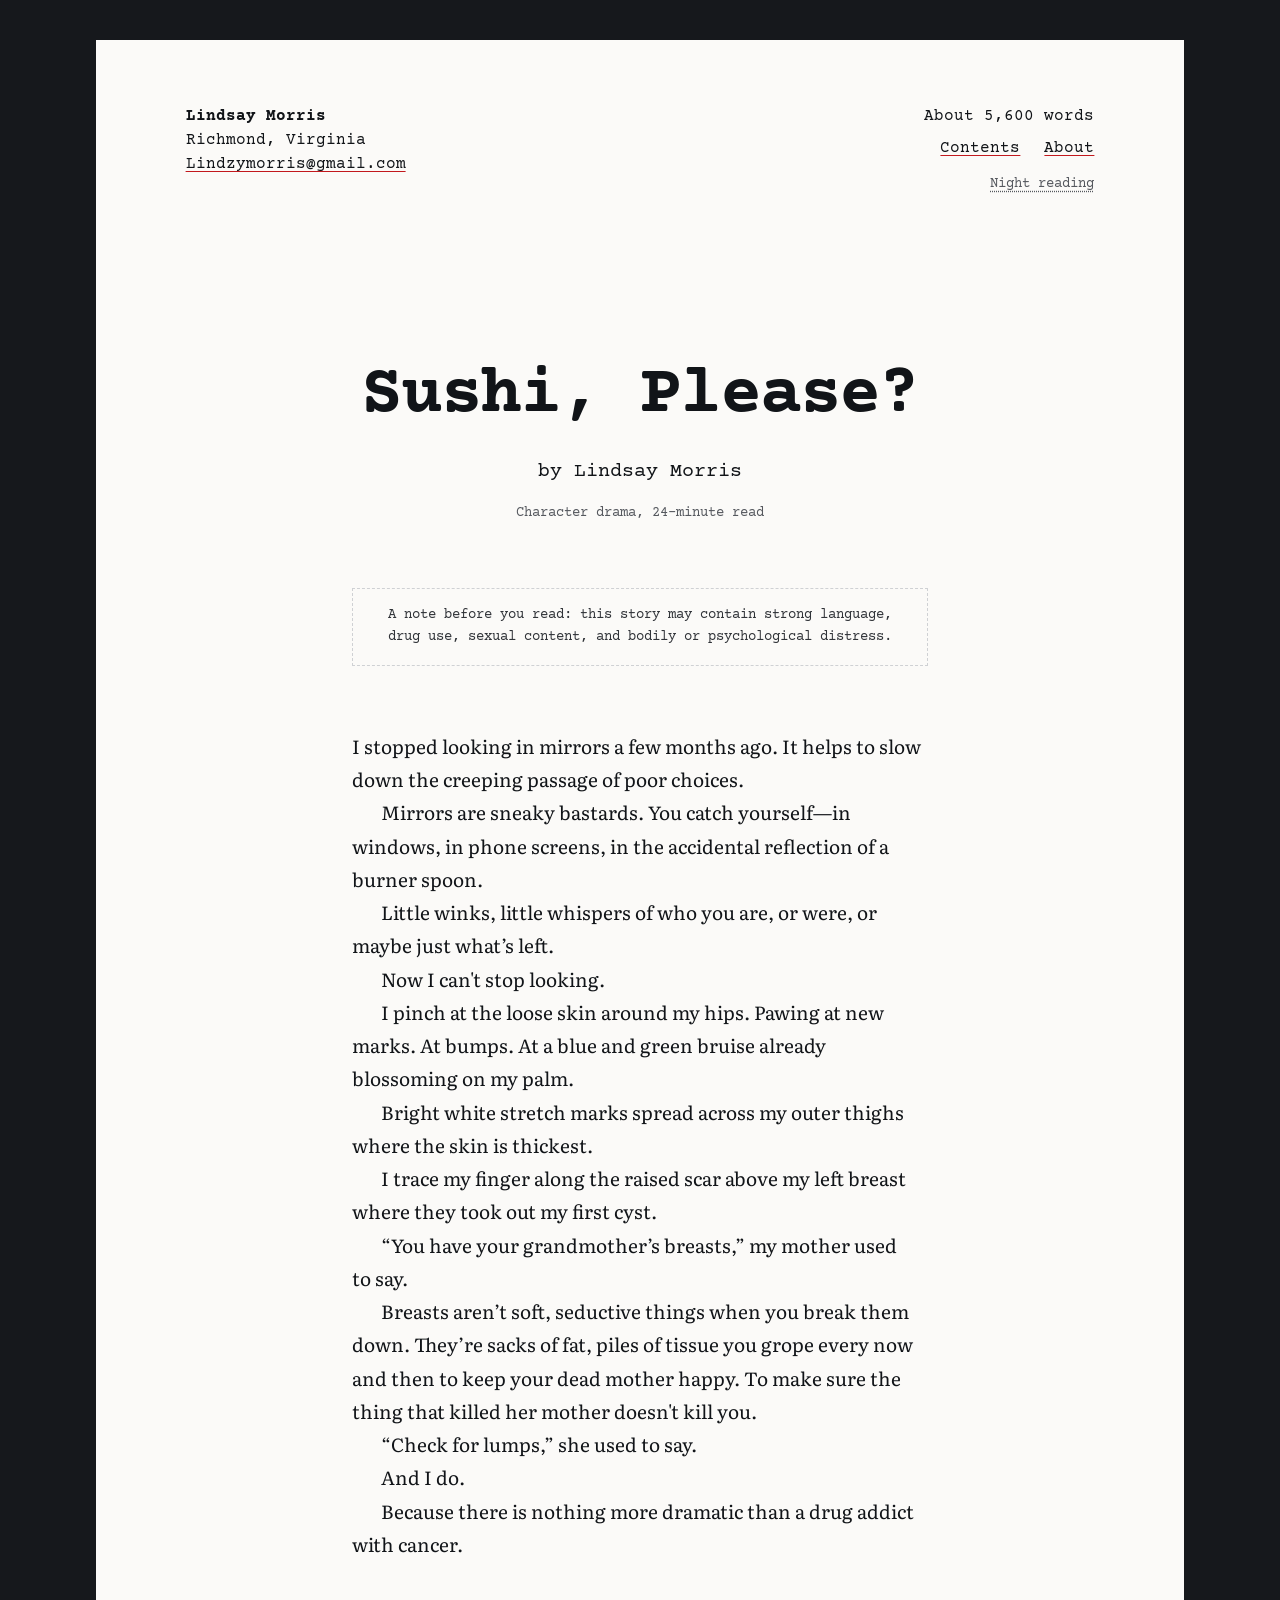
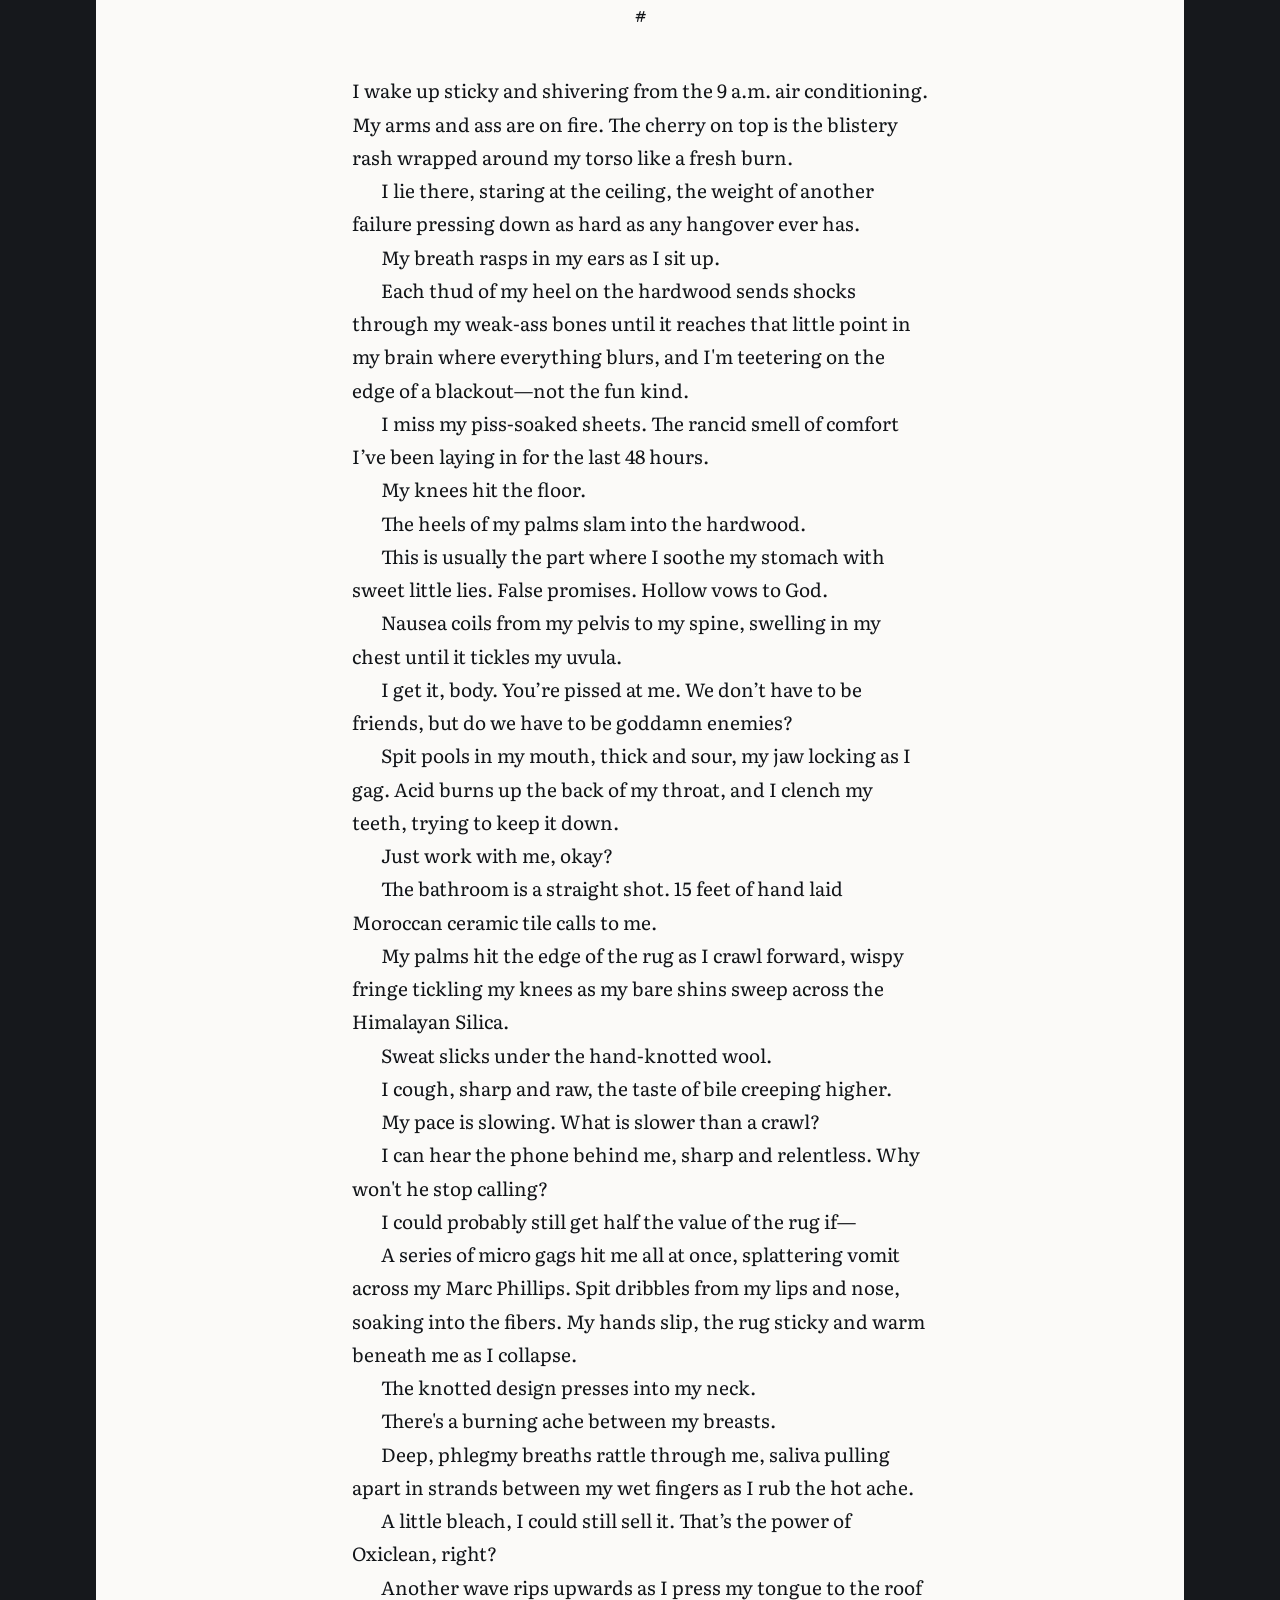
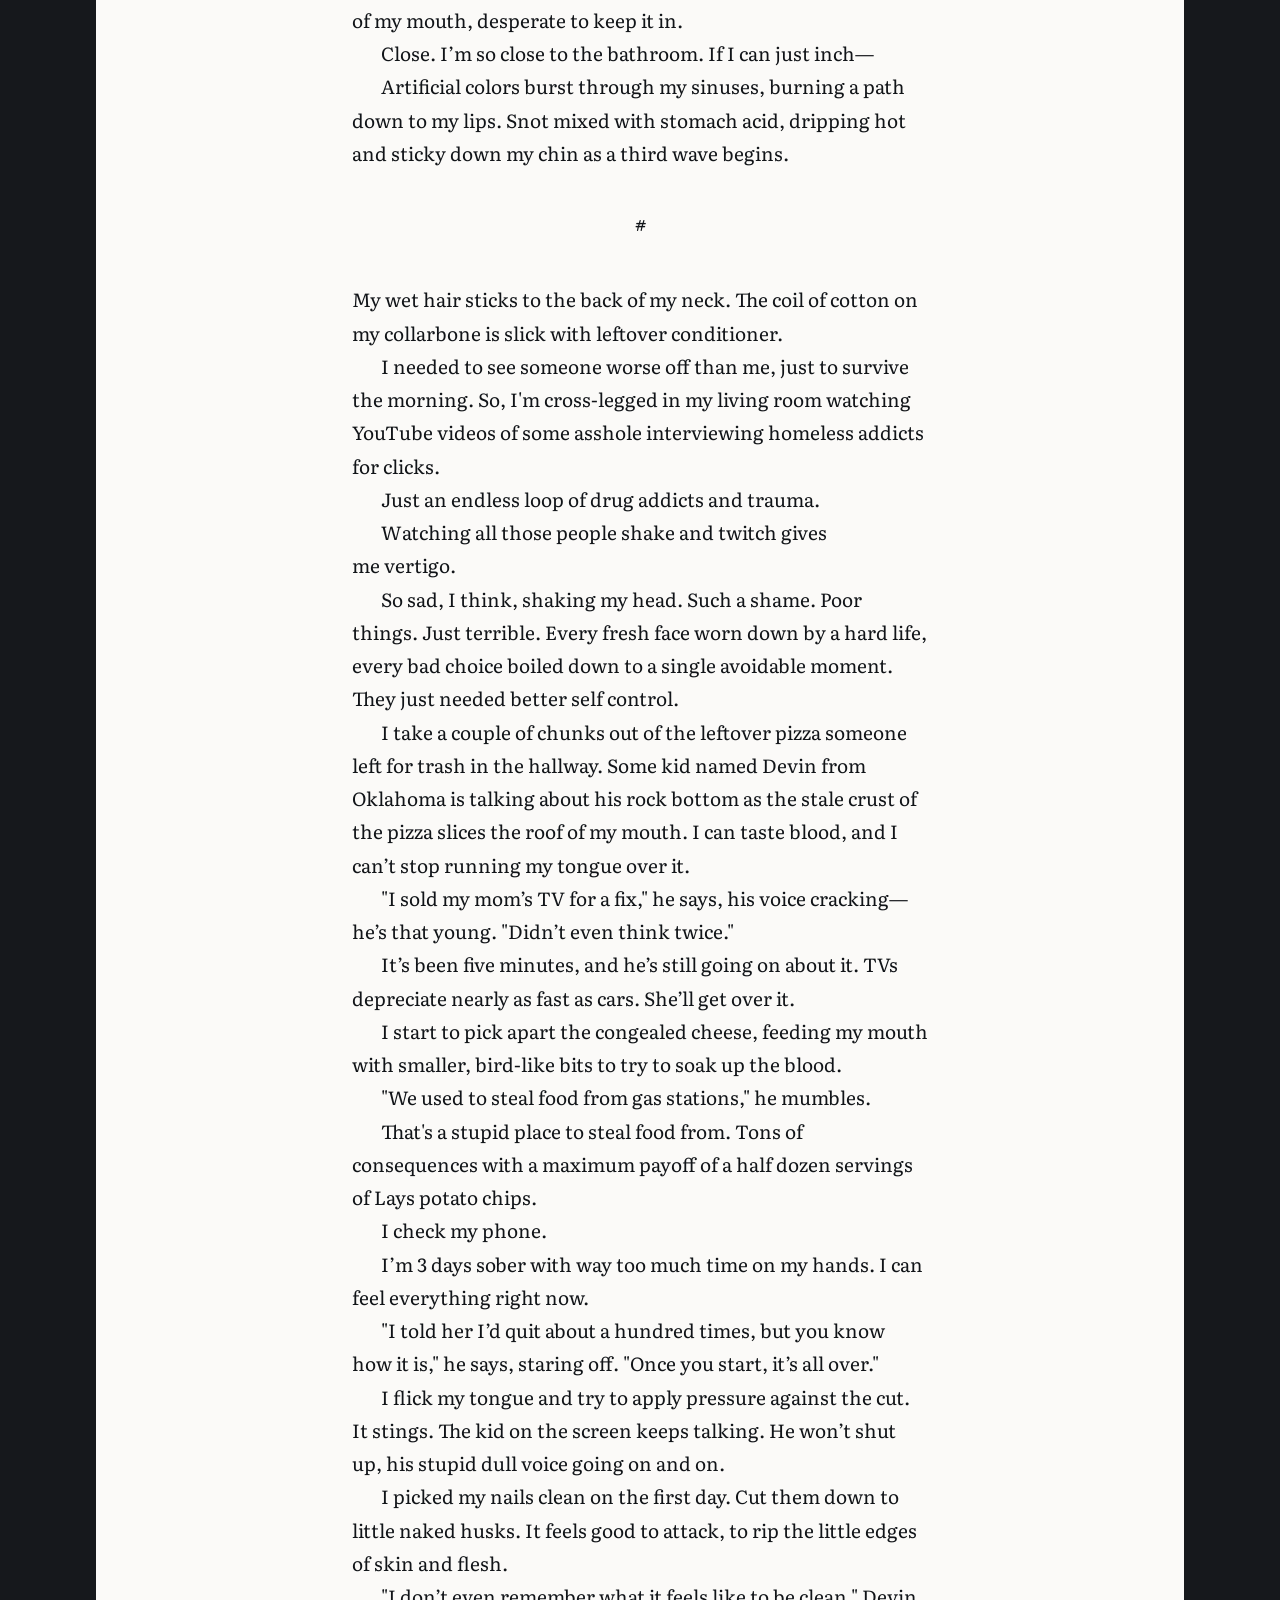
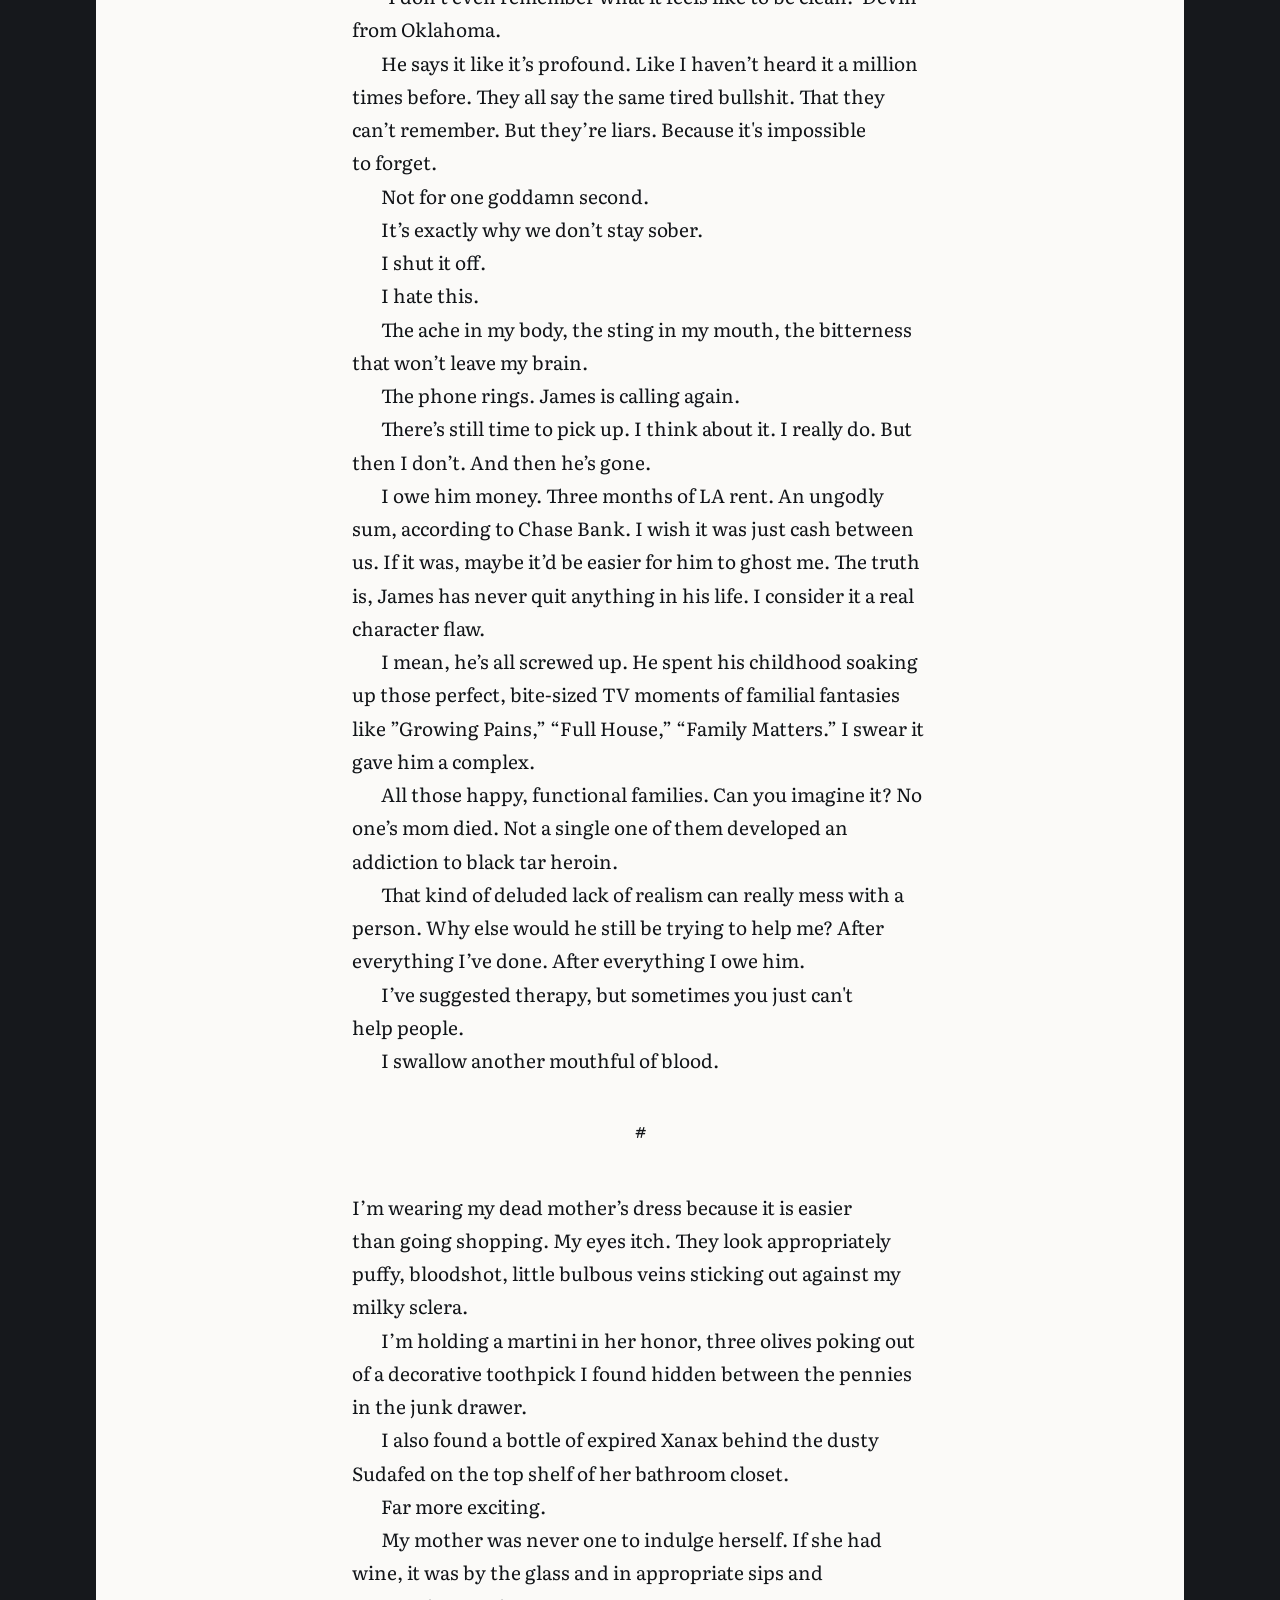
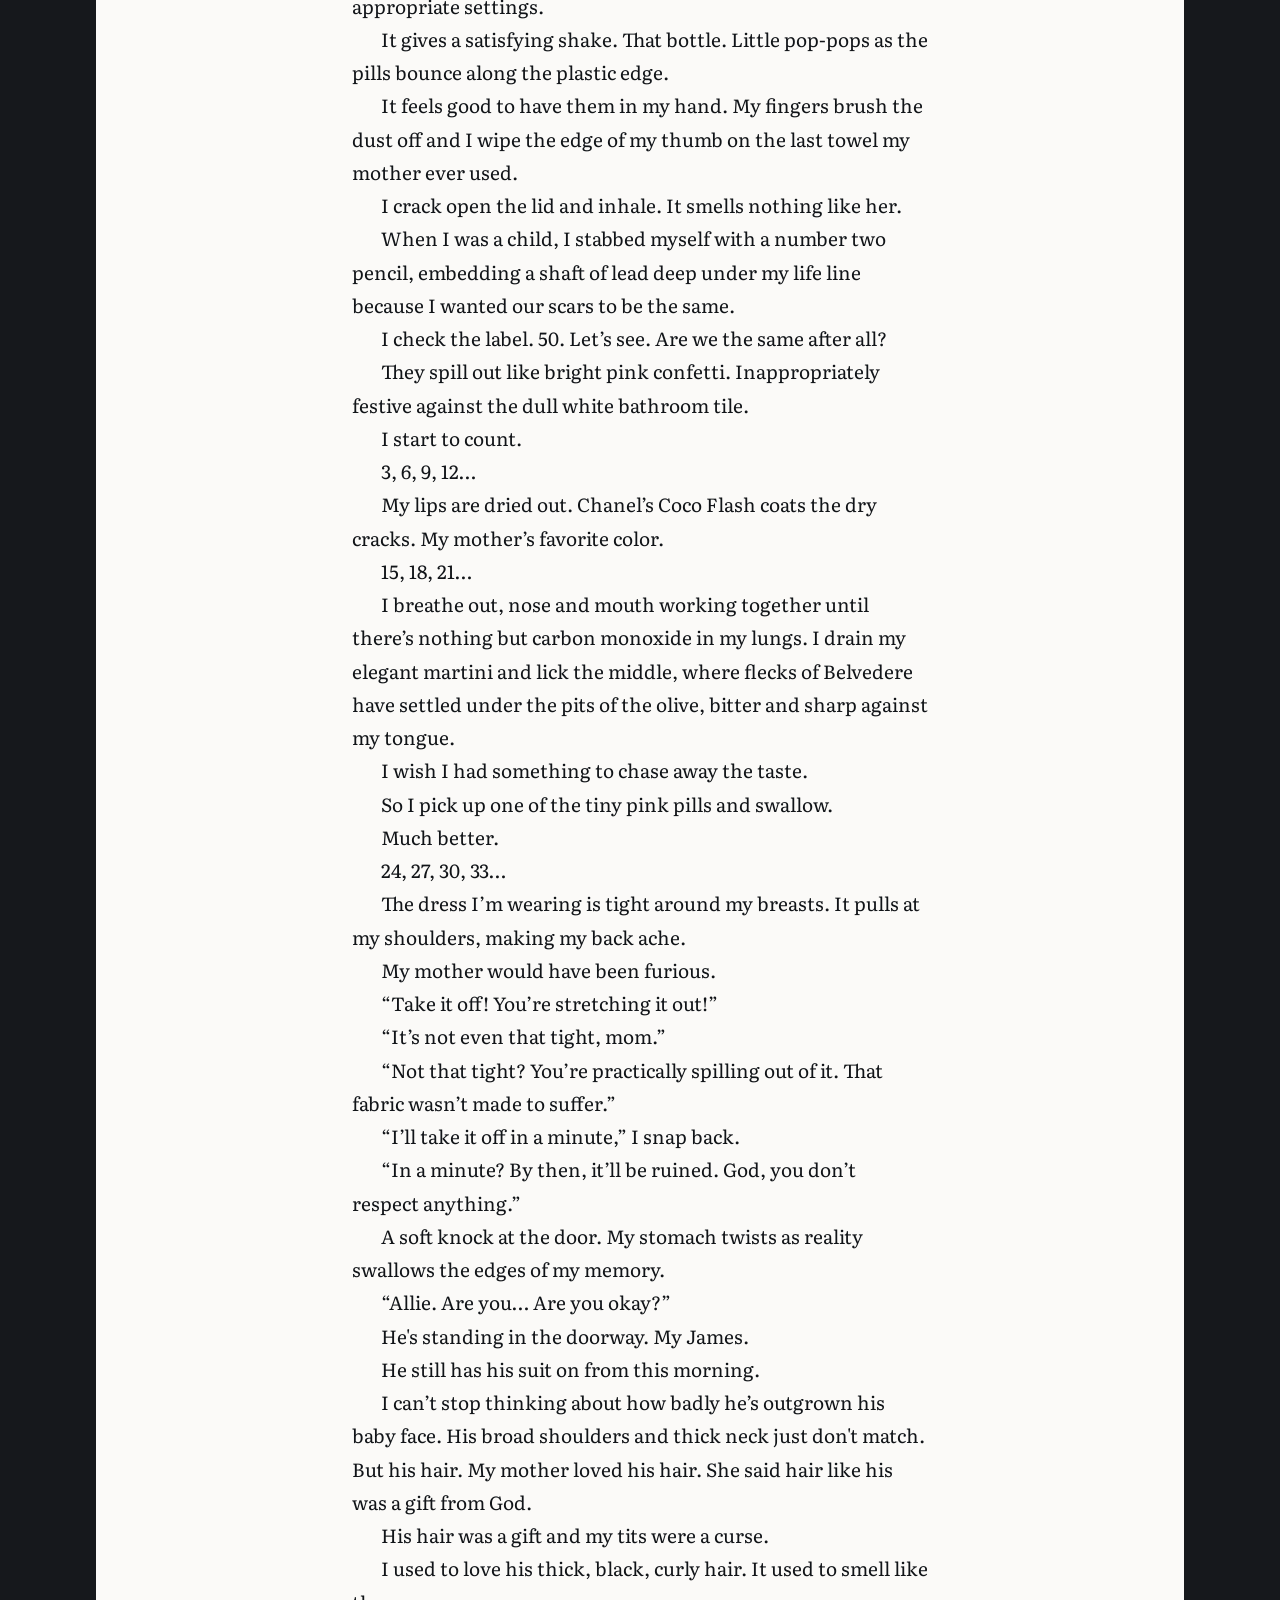
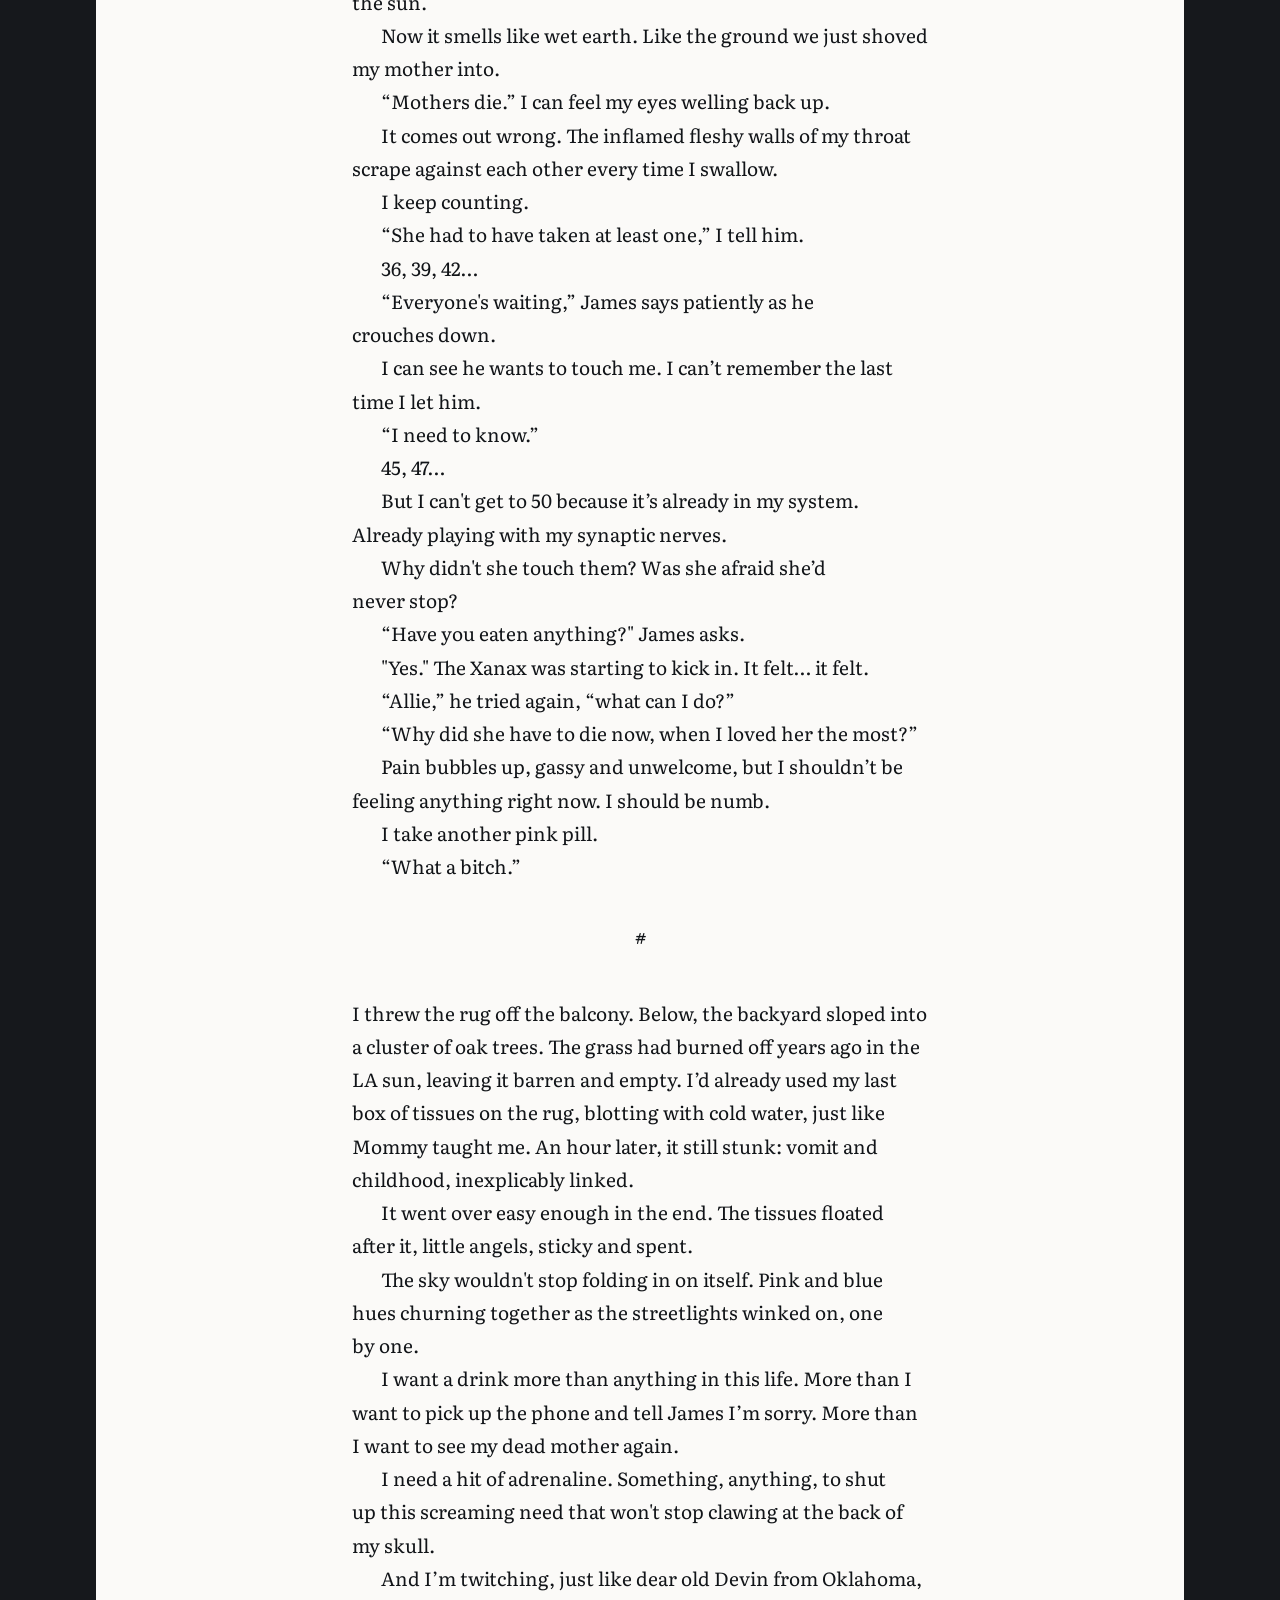
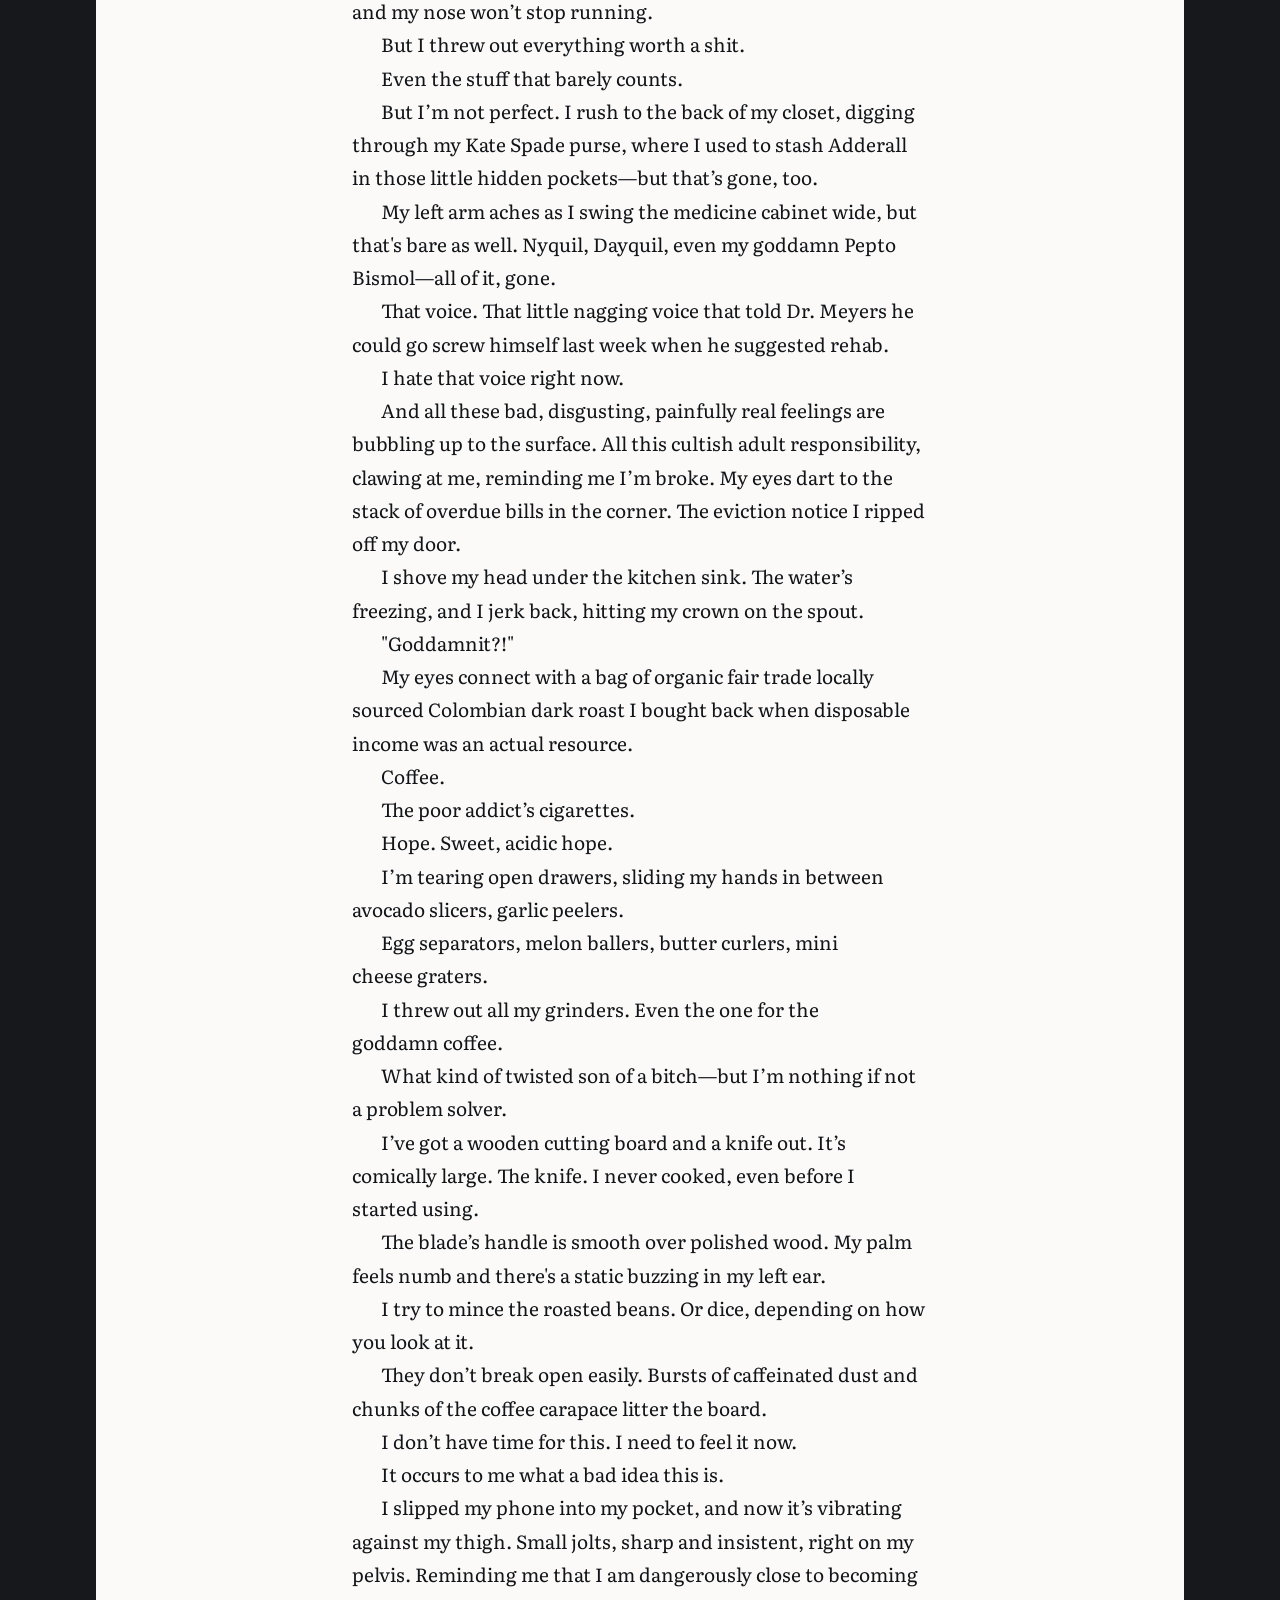
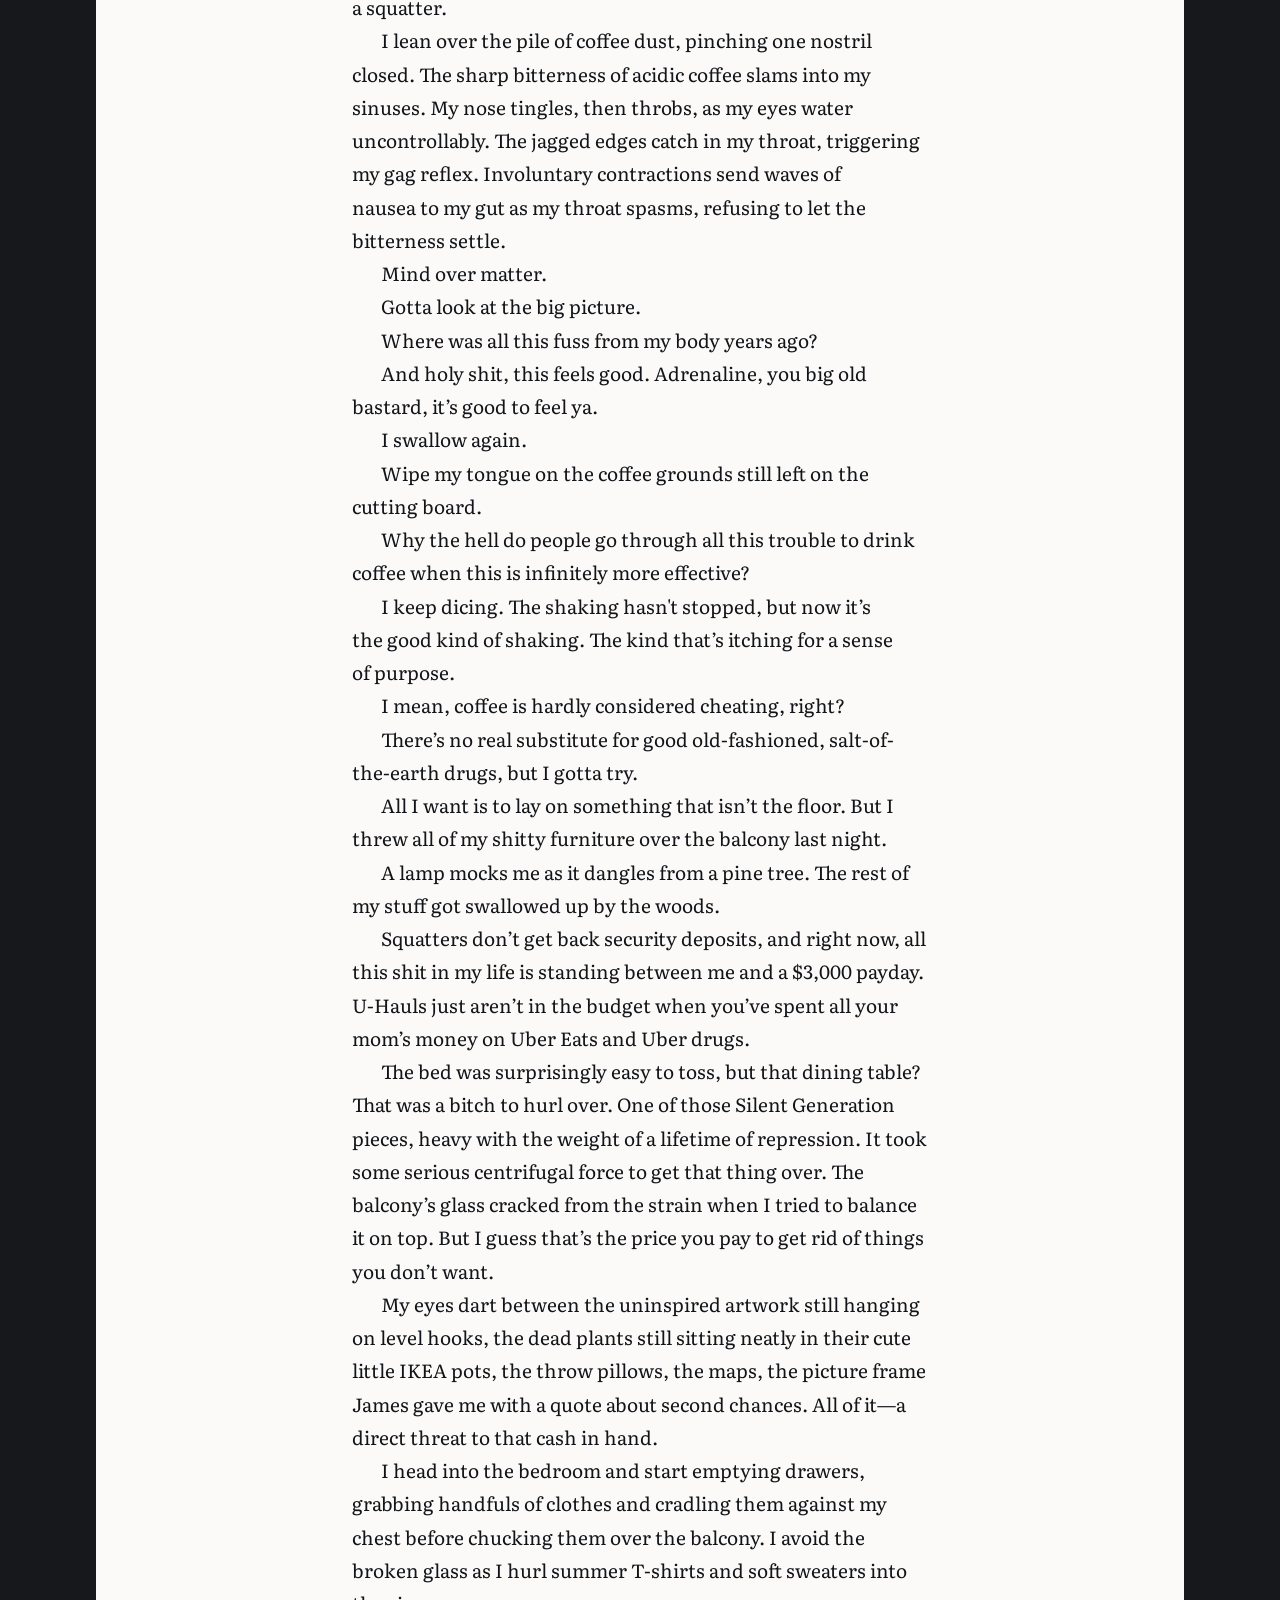
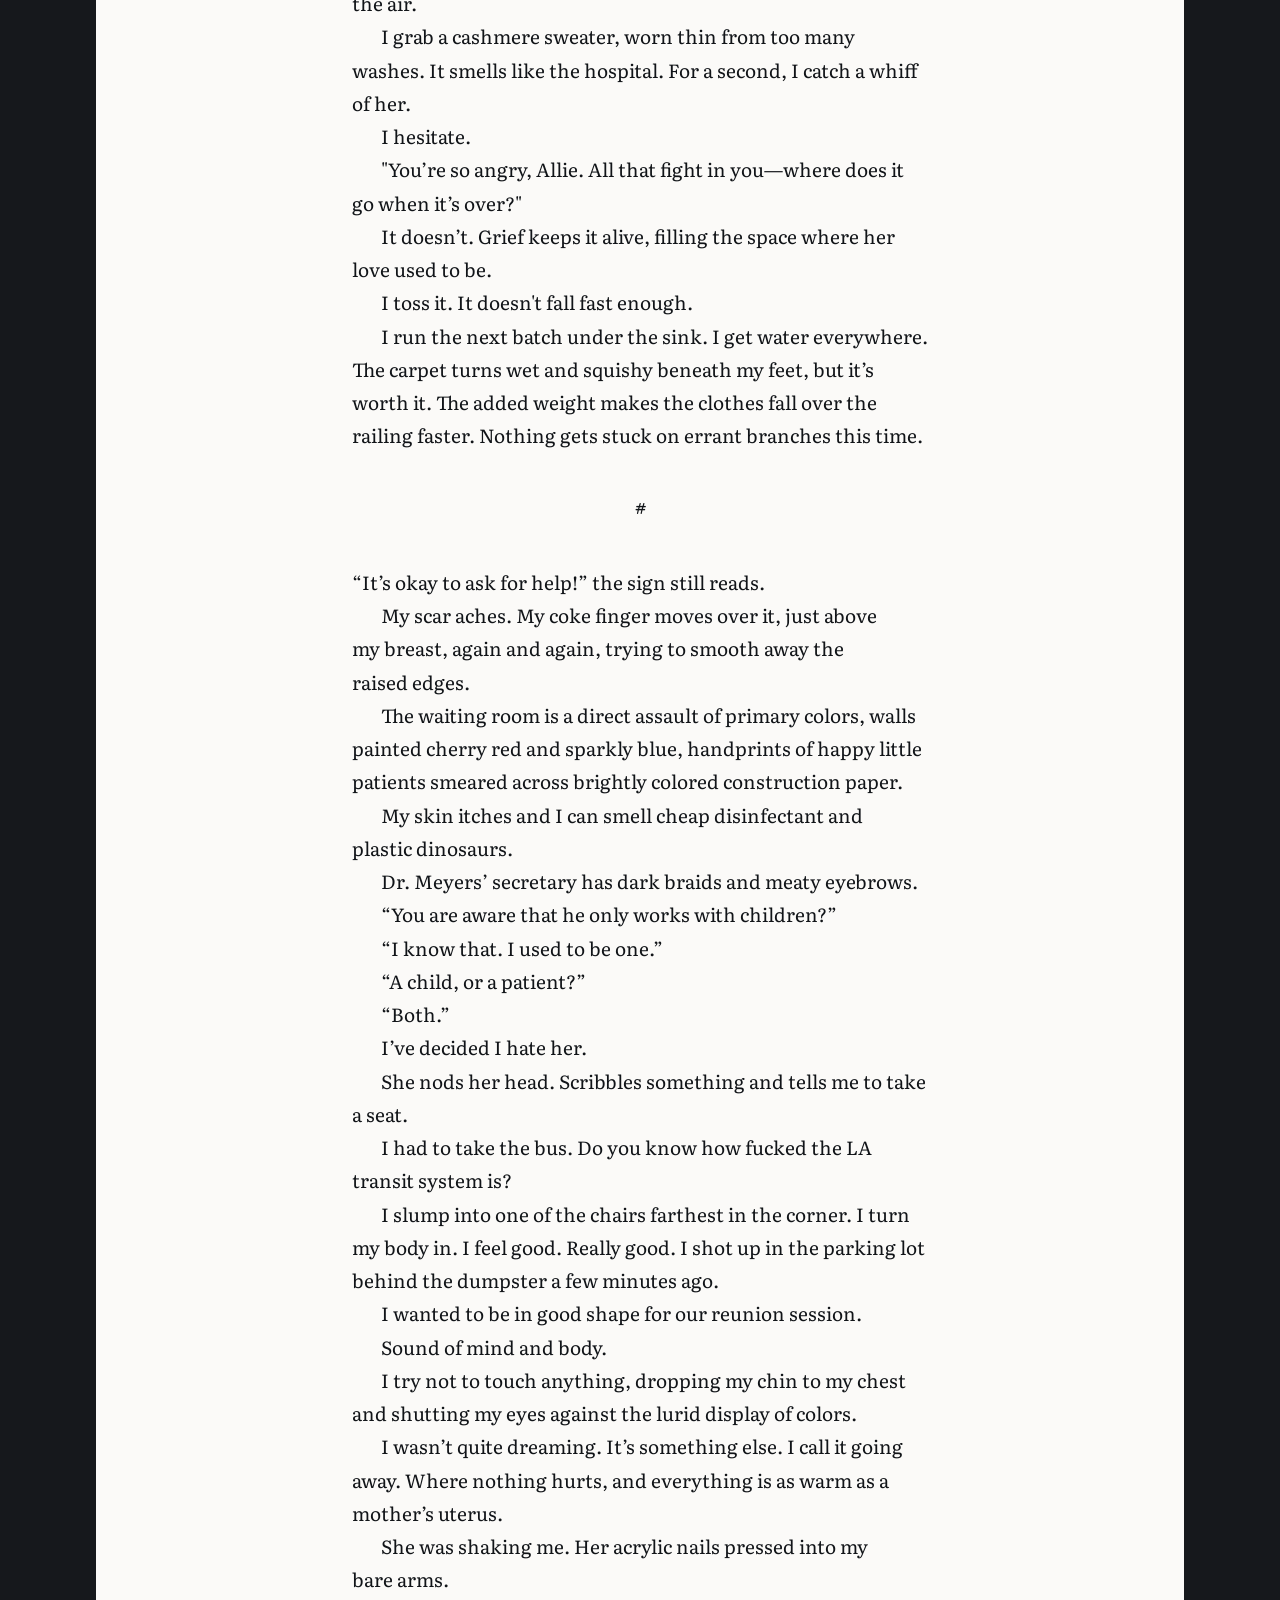
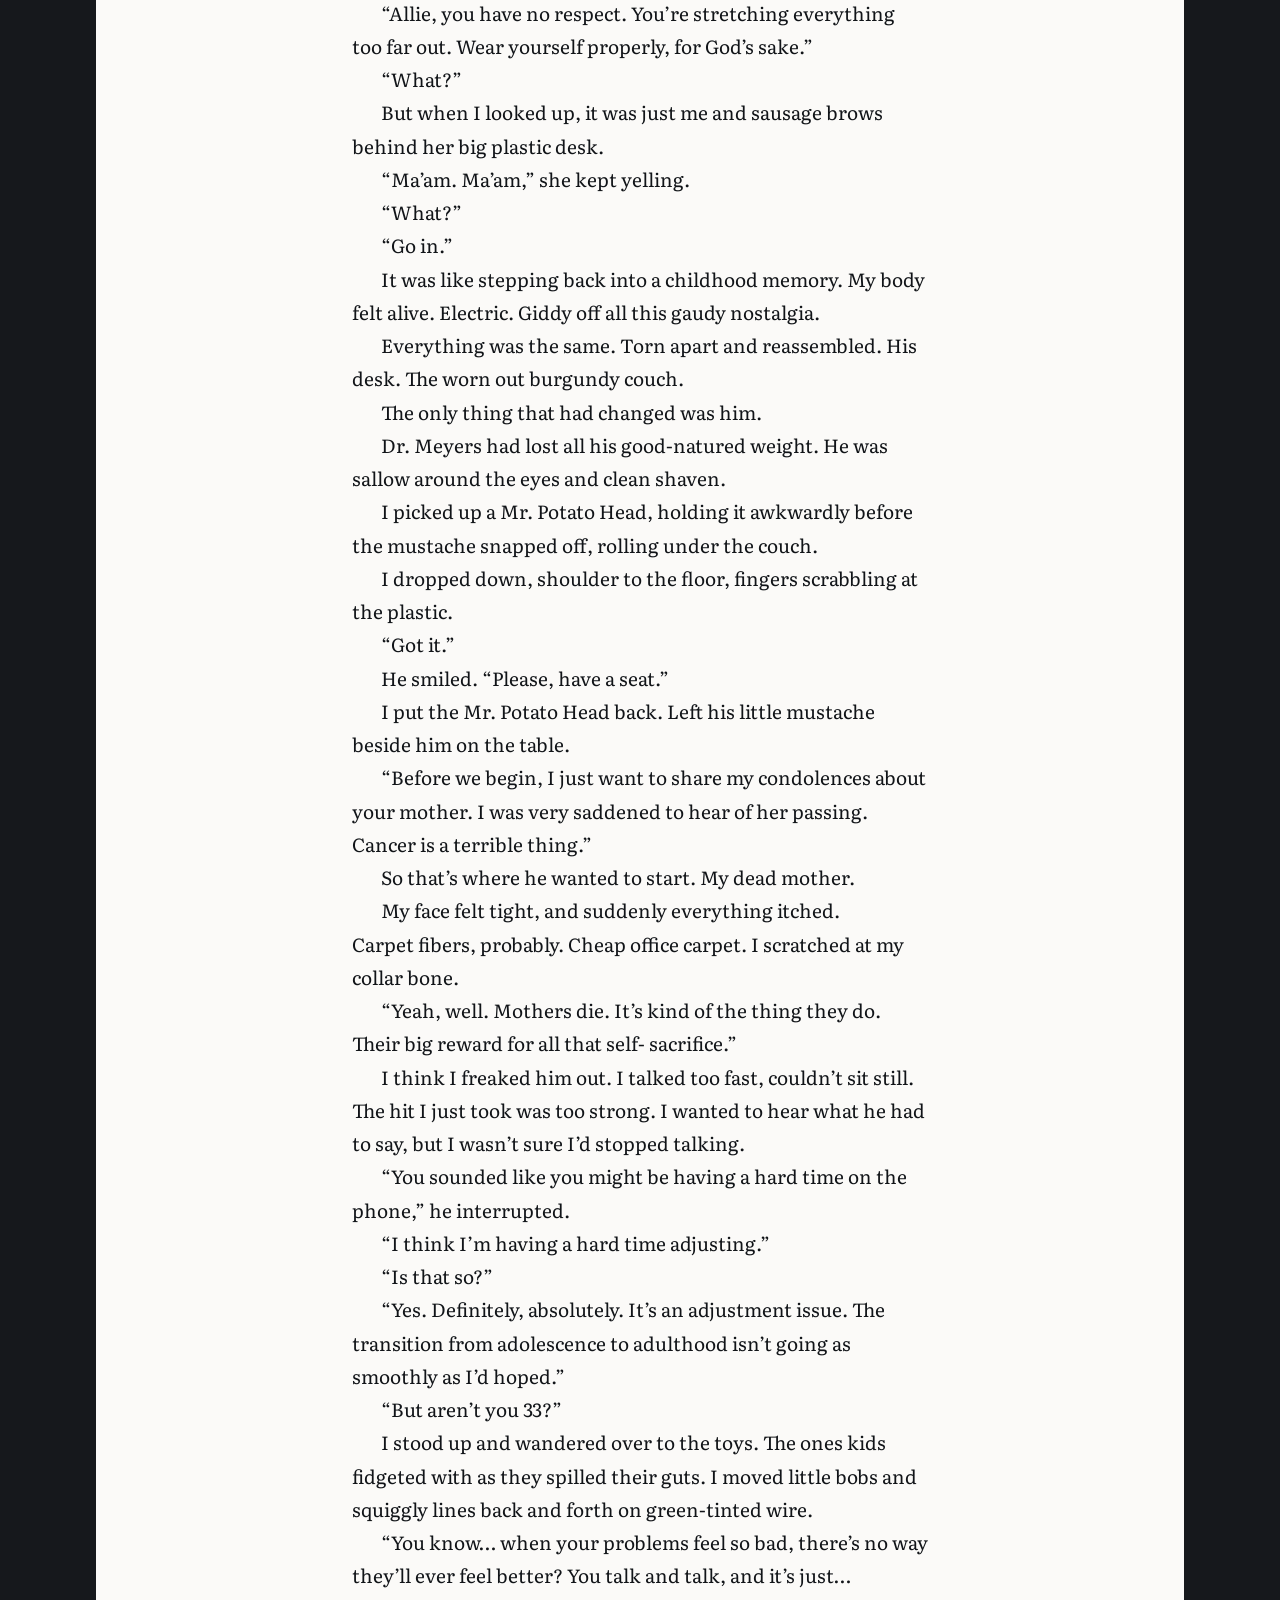
<file: site/works/sushi-please.html>
<!doctype html>
<html lang="en">
<head>
<meta charset="utf-8">
<meta name="viewport" content="width=device-width, initial-scale=1">
<title>Sushi, Please?, by Lindsay Morris</title>
<meta name="description" content="A mordantly funny, self-protective narrator confronts grief, addiction, and the limits of self-deception. A short story by Lindsay Morris, in full.">
<meta property="og:title" content="Sushi, Please?, by Lindsay Morris">
<meta property="og:description" content="A mordantly funny, self-protective narrator confronts grief, addiction, and the limits of self-deception. A short story by Lindsay Morris, in full.">
<meta property="og:type" content="website">
<meta property="og:url" content="https://psdwizzard.github.io/lindsay-morris/works/sushi-please.html">
<meta name="theme-color" content="#16181c">
<link rel="icon" href="../assets/favicon.svg" type="image/svg+xml">
<link rel="preconnect" href="https://fonts.googleapis.com">
<link rel="preconnect" href="https://fonts.gstatic.com" crossorigin>
<link href="https://fonts.googleapis.com/css2?family=Courier+Prime:ital,wght@0,400;0,700;1,400&family=Literata:ital,opsz,wght@0,7..72,400;0,7..72,500;1,7..72,400&display=swap" rel="stylesheet">
<link rel="stylesheet" href="../assets/site.css">
<script>document.documentElement.classList.add('js');try{if(localStorage.getItem('lm-theme')==='night')document.documentElement.dataset.theme='night'}catch(e){}</script>
</head>
<body class="reading">
<a class="skip" href="#text">Skip to the text</a>
<div class="runbar" aria-hidden="true"><span>Morris / Sushi, Please?</span><span class="progress"></span></div>
<main>
  <article class="sheet manuscript">
    <header class="ms-head">
      <address><a class="home" href="../index.html">Lindsay Morris</a><br>Richmond, Virginia<br><a href="mailto:Lindzymorris@gmail.com">Lindzymorris@gmail.com</a></address>
      <div class="count">About 5,600 words
        <nav aria-label="Main"><ul><li><a href="../index.html#contents">Contents</a></li><li><a href="../index.html#about">About</a></li></ul></nav>
        <button class="lights" type="button" aria-pressed="false" hidden>Night reading</button>
      </div>
    </header>
    <div class="ms-title">
      <h1>Sushi, Please?</h1>
      <p class="by">by Lindsay Morris</p>
      <p class="meta">Character drama, 24-minute read</p>
    </div>
    <p class="cnote">A note before you read: this story may contain strong language, drug use, sexual content, and bodily or psychological distress.</p>
    <div class="text" id="text">
<p>I stopped looking in mirrors a few months ago. It helps to slow down the creeping passage of poor choices.</p>
<p>Mirrors are sneaky bastards. You catch yourself—in windows, in phone screens, in the accidental reflection of a burner spoon.</p>
<p>Little winks, little whispers of who you are, or were, or maybe just what’s left.</p>
<p>Now I can't stop looking.</p>
<p>I pinch at the loose skin around my hips. Pawing at new marks. At bumps. At a blue and green bruise already blossoming on my palm.</p>
<p>Bright white stretch marks spread across my outer thighs where the skin is thickest.</p>
<p>I trace my finger along the raised scar above my left breast where they took out my first cyst.</p>
<p>“You have your grandmother’s breasts,” my mother used to say.</p>
<p>Breasts aren’t soft, seductive things when you break them down. They’re sacks of fat, piles of tissue you grope every now and then to keep your dead mother happy. To make sure the thing that killed her mother doesn't kill you.</p>
<p>“Check for lumps,” she used to say.</p>
<p>And I do.</p>
<p>Because there is nothing more dramatic than a drug addict with cancer.</p>
<p class="scene-break" aria-label="Section break">#</p>
<p>I wake up sticky and shivering from the 9 a.m. air conditioning. My arms and ass are on fire. The cherry on top is the blistery rash wrapped around my torso like a fresh burn.</p>
<p>I lie there, staring at the ceiling, the weight of another failure pressing down as hard as any hangover ever has.</p>
<p>My breath rasps in my ears as I sit up.</p>
<p>Each thud of my heel on the hardwood sends shocks through my weak-ass bones until it reaches that little point in my brain where everything blurs, and I'm teetering on the edge of a blackout—not the fun kind.</p>
<p>I miss my piss-soaked sheets. The rancid smell of comfort I’ve been laying in for the last 48 hours.</p>
<p>My knees hit the floor.</p>
<p>The heels of my palms slam into the hardwood.</p>
<p>This is usually the part where I soothe my stomach with sweet little lies. False promises. Hollow vows to God.</p>
<p>Nausea coils from my pelvis to my spine, swelling in my chest until it tickles my uvula.</p>
<p>I get it, body. You’re pissed at me. We don’t have to be friends, but do we have to be goddamn enemies?</p>
<p>Spit pools in my mouth, thick and sour, my jaw locking as I gag. Acid burns up the back of my throat, and I clench my teeth, trying to keep it down.</p>
<p>Just work with me, okay?</p>
<p>The bathroom is a straight shot. 15 feet of hand laid Moroccan ceramic tile calls to me.</p>
<p>My palms hit the edge of the rug as I crawl forward, wispy fringe tickling my knees as my bare shins sweep across the Himalayan Silica.</p>
<p>Sweat slicks under the hand-knotted wool.</p>
<p>I cough, sharp and raw, the taste of bile creeping higher.</p>
<p>My pace is slowing. What is slower than a crawl?</p>
<p>I can hear the phone behind me, sharp and relentless. Why won't he stop calling?</p>
<p>I could probably still get half the value of the rug if—</p>
<p>A series of micro gags hit me all at once, splattering vomit across my Marc Phillips. Spit dribbles from my lips and nose, soaking into the fibers. My hands slip, the rug sticky and warm beneath me as I collapse.</p>
<p>The knotted design presses into my neck.</p>
<p>There's a burning ache between my breasts.</p>
<p>Deep, phlegmy breaths rattle through me, saliva pulling apart in strands between my wet fingers as I rub the hot ache.</p>
<p>A little bleach, I could still sell it. That’s the power of Oxiclean, right?</p>
<p>Another wave rips upwards as I press my tongue to the roof of my mouth, desperate to keep it in.</p>
<p>Close. I’m so close to the bathroom. If I can just inch—</p>
<p>Artificial colors burst through my sinuses, burning a path down to my lips. Snot mixed with stomach acid, dripping hot and sticky down my chin as a third wave begins.</p>
<p class="scene-break" aria-label="Section break">#</p>
<p>My wet hair sticks to the back of my neck. The coil of cotton on my collarbone is slick with leftover conditioner.</p>
<p>I needed to see someone worse off than me, just to survive the morning. So, I'm cross-legged in my living room watching YouTube videos of some asshole interviewing homeless addicts for clicks.</p>
<p>Just an endless loop of drug addicts and trauma.</p>
<p>Watching all those people shake and twitch gives me vertigo.</p>
<p>So sad, I think, shaking my head. Such a shame. Poor things. Just terrible. Every fresh face worn down by a hard life, every bad choice boiled down to a single avoidable moment. They just needed better self control.</p>
<p>I take a couple of chunks out of the leftover pizza someone left for trash in the hallway. Some kid named Devin from Oklahoma is talking about his rock bottom as the stale crust of the pizza slices the roof of my mouth. I can taste blood, and I can’t stop running my tongue over it.</p>
<p>&quot;I sold my mom’s TV for a fix,&quot; he says, his voice cracking—he’s that young. &quot;Didn’t even think twice.&quot;</p>
<p>It’s been five minutes, and he’s still going on about it. TVs depreciate nearly as fast as cars. She’ll get over it.</p>
<p>I start to pick apart the congealed cheese, feeding my mouth with smaller, bird-like bits to try to soak up the blood.</p>
<p>&quot;We used to steal food from gas stations,&quot; he mumbles.</p>
<p>That's a stupid place to steal food from. Tons of consequences with a maximum payoff of a half dozen servings of Lays potato chips.</p>
<p>I check my phone.</p>
<p>I’m 3 days sober with way too much time on my hands. I can feel everything right now.</p>
<p>&quot;I told her I’d quit about a hundred times, but you know how it is,&quot; he says, staring off. &quot;Once you start, it’s all over.&quot;</p>
<p>I flick my tongue and try to apply pressure against the cut. It stings. The kid on the screen keeps talking. He won’t shut up, his stupid dull voice going on and on.</p>
<p>I picked my nails clean on the first day. Cut them down to little naked husks. It feels good to attack, to rip the little edges of skin and flesh.</p>
<p>&quot;I don’t even remember what it feels like to be clean.&quot; Devin from Oklahoma.</p>
<p>He says it like it’s profound. Like I haven’t heard it a million times before. They all say the same tired bullshit. That they can’t remember. But they’re liars. Because it's impossible to forget.</p>
<p>Not for one goddamn second.</p>
<p>It’s exactly why we don’t stay sober.</p>
<p>I shut it off.</p>
<p>I hate this.</p>
<p>The ache in my body, the sting in my mouth, the bitterness that won’t leave my brain.</p>
<p>The phone rings. James is calling again.</p>
<p>There’s still time to pick up. I think about it. I really do. But then I don’t. And then he’s gone.</p>
<p>I owe him money. Three months of LA rent. An ungodly sum, according to Chase Bank. I wish it was just cash between us. If it was, maybe it’d be easier for him to ghost me. The truth is, James has never quit anything in his life. I consider it a real character flaw.</p>
<p>I mean, he’s all screwed up. He spent his childhood soaking up those perfect, bite-sized TV moments of familial fantasies like ”Growing Pains,” “Full House,” “Family Matters.” I swear it gave him a complex.</p>
<p>All those happy, functional families. Can you imagine it? No one’s mom died. Not a single one of them developed an addiction to black tar heroin.</p>
<p>That kind of deluded lack of realism can really mess with a person. Why else would he still be trying to help me? After everything I’ve done. After everything I owe him.</p>
<p>I’ve suggested therapy, but sometimes you just can't help people.</p>
<p>I swallow another mouthful of blood.</p>
<p class="scene-break" aria-label="Section break">#</p>
<p>I’m wearing my dead mother’s dress because it is easier than going shopping. My eyes itch. They look appropriately puffy, bloodshot, little bulbous veins sticking out against my milky sclera.</p>
<p>I’m holding a martini in her honor, three olives poking out of a decorative toothpick I found hidden between the pennies in the junk drawer.</p>
<p>I also found a bottle of expired Xanax behind the dusty Sudafed on the top shelf of her bathroom closet.</p>
<p>Far more exciting.</p>
<p>My mother was never one to indulge herself. If she had wine, it was by the glass and in appropriate sips and appropriate settings.</p>
<p>It gives a satisfying shake. That bottle. Little pop-pops as the pills bounce along the plastic edge.</p>
<p>It feels good to have them in my hand. My fingers brush the dust off and I wipe the edge of my thumb on the last towel my mother ever used.</p>
<p>I crack open the lid and inhale. It smells nothing like her.</p>
<p>When I was a child, I stabbed myself with a number two pencil, embedding a shaft of lead deep under my life line because I wanted our scars to be the same.</p>
<p>I check the label. 50. Let’s see. Are we the same after all?</p>
<p>They spill out like bright pink confetti. Inappropriately festive against the dull white bathroom tile.</p>
<p>I start to count.</p>
<p>3, 6, 9, 12…</p>
<p>My lips are dried out. Chanel’s Coco Flash coats the dry cracks. My mother’s favorite color.</p>
<p>15, 18, 21…</p>
<p>I breathe out, nose and mouth working together until there’s nothing but carbon monoxide in my lungs. I drain my elegant martini and lick the middle, where flecks of Belvedere have settled under the pits of the olive, bitter and sharp against my tongue.</p>
<p>I wish I had something to chase away the taste.</p>
<p>So I pick up one of the tiny pink pills and swallow.</p>
<p>Much better.</p>
<p>24, 27, 30, 33…</p>
<p>The dress I’m wearing is tight around my breasts. It pulls at my shoulders, making my back ache.</p>
<p>My mother would have been furious.</p>
<p>“Take it off! You’re stretching it out!”</p>
<p>“It’s not even that tight, mom.”</p>
<p>“Not that tight? You’re practically spilling out of it. That fabric wasn’t made to suffer.”</p>
<p>“I’ll take it off in a minute,” I snap back.</p>
<p>“In a minute? By then, it’ll be ruined. God, you don’t respect anything.”</p>
<p>A soft knock at the door. My stomach twists as reality swallows the edges of my memory.</p>
<p>“Allie. Are you… Are you okay?”</p>
<p>He's standing in the doorway. My James.</p>
<p>He still has his suit on from this morning.</p>
<p>I can’t stop thinking about how badly he’s outgrown his baby face. His broad shoulders and thick neck just don't match. But his hair. My mother loved his hair. She said hair like his was a gift from God.</p>
<p>His hair was a gift and my tits were a curse.</p>
<p>I used to love his thick, black, curly hair. It used to smell like the sun.</p>
<p>Now it smells like wet earth. Like the ground we just shoved my mother into.</p>
<p>“Mothers die.” I can feel my eyes welling back up.</p>
<p>It comes out wrong. The inflamed fleshy walls of my throat scrape against each other every time I swallow.</p>
<p>I keep counting.</p>
<p>“She had to have taken at least one,” I tell him.</p>
<p>36, 39, 42…</p>
<p>“Everyone's waiting,” James says patiently as he crouches down.</p>
<p>I can see he wants to touch me. I can’t remember the last time I let him.</p>
<p>“I need to know.”</p>
<p>45, 47…</p>
<p>But I can't get to 50 because it’s already in my system. Already playing with my synaptic nerves.</p>
<p>Why didn't she touch them? Was she afraid she’d never stop?</p>
<p>“Have you eaten anything?&quot; James asks.</p>
<p>&quot;Yes.&quot; The Xanax was starting to kick in. It felt… it felt.</p>
<p>“Allie,” he tried again, “what can I do?”</p>
<p>“Why did she have to die now, when I loved her the most?”</p>
<p>Pain bubbles up, gassy and unwelcome, but I shouldn’t be feeling anything right now. I should be numb.</p>
<p>I take another pink pill.</p>
<p>“What a bitch.”</p>
<p class="scene-break" aria-label="Section break">#</p>
<p>I threw the rug off the balcony. Below, the backyard sloped into a cluster of oak trees. The grass had burned off years ago in the LA sun, leaving it barren and empty. I’d already used my last box of tissues on the rug, blotting with cold water, just like Mommy taught me. An hour later, it still stunk: vomit and childhood, inexplicably linked.</p>
<p>It went over easy enough in the end. The tissues floated after it, little angels, sticky and spent.</p>
<p>The sky wouldn't stop folding in on itself. Pink and blue hues churning together as the streetlights winked on, one by one.</p>
<p>I want a drink more than anything in this life. More than I want to pick up the phone and tell James I’m sorry. More than I want to see my dead mother again.</p>
<p>I need a hit of adrenaline. Something, anything, to shut up this screaming need that won't stop clawing at the back of my skull.</p>
<p>And I’m twitching, just like dear old Devin from Oklahoma, and my nose won’t stop running.</p>
<p>But I threw out everything worth a shit.</p>
<p>Even the stuff that barely counts.</p>
<p>But I’m not perfect. I rush to the back of my closet, digging through my Kate Spade purse, where I used to stash Adderall in those little hidden pockets—but that’s gone, too.</p>
<p>My left arm aches as I swing the medicine cabinet wide, but that's bare as well. Nyquil, Dayquil, even my goddamn Pepto Bismol—all of it, gone.</p>
<p>That voice. That little nagging voice that told Dr. Meyers he could go screw himself last week when he suggested rehab.</p>
<p>I hate that voice right now.</p>
<p>And all these bad, disgusting, painfully real feelings are bubbling up to the surface. All this cultish adult responsibility, clawing at me, reminding me I’m broke. My eyes dart to the stack of overdue bills in the corner. The eviction notice I ripped off my door.</p>
<p>I shove my head under the kitchen sink. The water’s freezing, and I jerk back, hitting my crown on the spout.</p>
<p>&quot;Goddamnit?!&quot;</p>
<p>My eyes connect with a bag of organic fair trade locally sourced Colombian dark roast I bought back when disposable income was an actual resource.</p>
<p>Coffee.</p>
<p>The poor addict’s cigarettes.</p>
<p>Hope. Sweet, acidic hope.</p>
<p>I’m tearing open drawers, sliding my hands in between avocado slicers, garlic peelers.</p>
<p>Egg separators, melon ballers, butter curlers, mini cheese graters.</p>
<p>I threw out all my grinders. Even the one for the goddamn coffee.</p>
<p>What kind of twisted son of a bitch—but I’m nothing if not a problem solver.</p>
<p>I’ve got a wooden cutting board and a knife out. It’s comically large. The knife. I never cooked, even before I started using.</p>
<p>The blade’s handle is smooth over polished wood. My palm feels numb and there's a static buzzing in my left ear.</p>
<p>I try to mince the roasted beans. Or dice, depending on how you look at it.</p>
<p>They don’t break open easily. Bursts of caffeinated dust and chunks of the coffee carapace litter the board.</p>
<p>I don’t have time for this. I need to feel it now.</p>
<p>It occurs to me what a bad idea this is.</p>
<p>I slipped my phone into my pocket, and now it’s vibrating against my thigh. Small jolts, sharp and insistent, right on my pelvis. Reminding me that I am dangerously close to becoming a squatter.</p>
<p>I lean over the pile of coffee dust, pinching one nostril closed. The sharp bitterness of acidic coffee slams into my sinuses. My nose tingles, then throbs, as my eyes water uncontrollably. The jagged edges catch in my throat, triggering my gag reflex. Involuntary contractions send waves of nausea to my gut as my throat spasms, refusing to let the bitterness settle.</p>
<p>Mind over matter.</p>
<p>Gotta look at the big picture.</p>
<p>Where was all this fuss from my body years ago?</p>
<p>And holy shit, this feels good. Adrenaline, you big old bastard, it’s good to feel ya.</p>
<p>I swallow again.</p>
<p>Wipe my tongue on the coffee grounds still left on the cutting board.</p>
<p>Why the hell do people go through all this trouble to drink coffee when this is infinitely more effective?</p>
<p>I keep dicing. The shaking hasn't stopped, but now it’s the good kind of shaking. The kind that’s itching for a sense of purpose.</p>
<p>I mean, coffee is hardly considered cheating, right?</p>
<p>There’s no real substitute for good old-fashioned, salt-of-the-earth drugs, but I gotta try.</p>
<p>All I want is to lay on something that isn’t the floor. But I threw all of my shitty furniture over the balcony last night.</p>
<p>A lamp mocks me as it dangles from a pine tree. The rest of my stuff got swallowed up by the woods.</p>
<p>Squatters don’t get back security deposits, and right now, all this shit in my life is standing between me and a $3,000 payday. U-Hauls just aren’t in the budget when you’ve spent all your mom’s money on Uber Eats and Uber drugs.</p>
<p>The bed was surprisingly easy to toss, but that dining table? That was a bitch to hurl over. One of those Silent Generation pieces, heavy with the weight of a lifetime of repression. It took some serious centrifugal force to get that thing over. The balcony’s glass cracked from the strain when I tried to balance it on top. But I guess that’s the price you pay to get rid of things you don’t want.</p>
<p>My eyes dart between the uninspired artwork still hanging on level hooks, the dead plants still sitting neatly in their cute little IKEA pots, the throw pillows, the maps, the picture frame James gave me with a quote about second chances. All of it—a direct threat to that cash in hand.</p>
<p>I head into the bedroom and start emptying drawers, grabbing handfuls of clothes and cradling them against my chest before chucking them over the balcony. I avoid the broken glass as I hurl summer T-shirts and soft sweaters into the air.</p>
<p>I grab a cashmere sweater, worn thin from too many washes. It smells like the hospital. For a second, I catch a whiff of her.</p>
<p>I hesitate.</p>
<p>&quot;You’re so angry, Allie. All that fight in you—where does it go when it’s over?&quot;</p>
<p>It doesn’t. Grief keeps it alive, filling the space where her love used to be.</p>
<p>I toss it. It doesn't fall fast enough.</p>
<p>I run the next batch under the sink. I get water everywhere. The carpet turns wet and squishy beneath my feet, but it’s worth it. The added weight makes the clothes fall over the railing faster. Nothing gets stuck on errant branches this time.</p>
<p class="scene-break" aria-label="Section break">#</p>
<p>“It’s okay to ask for help!” the sign still reads.</p>
<p>My scar aches. My coke finger moves over it, just above my breast, again and again, trying to smooth away the raised edges.</p>
<p>The waiting room is a direct assault of primary colors, walls painted cherry red and sparkly blue, handprints of happy little patients smeared across brightly colored construction paper.</p>
<p>My skin itches and I can smell cheap disinfectant and plastic dinosaurs.</p>
<p>Dr. Meyers’ secretary has dark braids and meaty eyebrows.</p>
<p>“You are aware that he only works with children?”</p>
<p>“I know that. I used to be one.”</p>
<p>“A child, or a patient?”</p>
<p>“Both.”</p>
<p>I’ve decided I hate her.</p>
<p>She nods her head. Scribbles something and tells me to take a seat.</p>
<p>I had to take the bus. Do you know how fucked the LA transit system is?</p>
<p>I slump into one of the chairs farthest in the corner. I turn my body in. I feel good. Really good. I shot up in the parking lot behind the dumpster a few minutes ago.</p>
<p>I wanted to be in good shape for our reunion session.</p>
<p>Sound of mind and body.</p>
<p>I try not to touch anything, dropping my chin to my chest and shutting my eyes against the lurid display of colors.</p>
<p>I wasn’t quite dreaming. It’s something else. I call it going away. Where nothing hurts, and everything is as warm as a mother’s uterus.</p>
<p>She was shaking me. Her acrylic nails pressed into my bare arms.</p>
<p>“Allie, you have no respect. You’re stretching everything too far out. Wear yourself properly, for God’s sake.”</p>
<p>“What?”</p>
<p>But when I looked up, it was just me and sausage brows behind her big plastic desk.</p>
<p>“Ma’am. Ma’am,” she kept yelling.</p>
<p>“What?”</p>
<p>“Go in.”</p>
<p>It was like stepping back into a childhood memory. My body felt alive. Electric. Giddy off all this gaudy nostalgia.</p>
<p>Everything was the same. Torn apart and reassembled. His desk. The worn out burgundy couch.</p>
<p>The only thing that had changed was him.</p>
<p>Dr. Meyers had lost all his good-natured weight. He was sallow around the eyes and clean shaven.</p>
<p>I picked up a Mr. Potato Head, holding it awkwardly before the mustache snapped off, rolling under the couch.</p>
<p>I dropped down, shoulder to the floor, fingers scrabbling at the plastic.</p>
<p>“Got it.”</p>
<p>He smiled. “Please, have a seat.”</p>
<p>I put the Mr. Potato Head back. Left his little mustache beside him on the table.</p>
<p>“Before we begin, I just want to share my condolences about your mother. I was very saddened to hear of her passing. Cancer is a terrible thing.”</p>
<p>So that’s where he wanted to start. My dead mother.</p>
<p>My face felt tight, and suddenly everything itched. Carpet fibers, probably. Cheap office carpet. I scratched at my collar bone.</p>
<p>“Yeah, well. Mothers die. It’s kind of the thing they do. Their big reward for all that self- sacrifice.”</p>
<p>I think I freaked him out. I talked too fast, couldn’t sit still. The hit I just took was too strong. I wanted to hear what he had to say, but I wasn’t sure I’d stopped talking.</p>
<p>“You sounded like you might be having a hard time on the phone,” he interrupted.</p>
<p>“I think I’m having a hard time adjusting.”</p>
<p>“Is that so?”</p>
<p>“Yes. Definitely, absolutely. It’s an adjustment issue. The transition from adolescence to adulthood isn’t going as smoothly as I’d hoped.”</p>
<p>“But aren’t you 33?”</p>
<p>I stood up and wandered over to the toys. The ones kids fidgeted with as they spilled their guts. I moved little bobs and squiggly lines back and forth on green-tinted wire.</p>
<p>“You know… when your problems feel so bad, there’s no way they’ll ever feel better? You talk and talk, and it’s just… nothing. How many of these kids did you promise things would get better for? Did you ever check in, see if those promises meant anything?”</p>
<p>“Do you wish I’d checked in after we concluded our sessions?”</p>
<p>“Maybe. I don’t know.”</p>
<p>The second I said it, my stomach lurched. I grabbed the metal bucket next to the couch and spilled my guts right next to a brightly colored xylophone.</p>
<p>Dr. Meyers handed me a box of tissues. “Are you all right?” he asked.</p>
<p>“I’m fine,” I said, wiping my mouth with the back of my hand.</p>
<p>He picked up the phone.</p>
<p>“Don’t.”</p>
<p>“I’m not qualified for this kind of therapy.” His eyes darted to the bucket, which was starting to smell, and I could see the panic in his puffy blue eyes—the way he couldn’t hide it when he handed me the referral.</p>
<p>I could still see him, but he couldn’t see me anymore. I was just this skinny bitch he wanted to get rid of.</p>
<p>Fifteen minutes. That’s how long it took for him to write me off.</p>
<p>“You couldn’t even pretend to care long enough to finish the goddamn session.”</p>
<p>That hurt.</p>
<p>Screw him and his fake-ass concern.</p>
<p>And now it’s been three days, and no wonder so many celebrities decide to die young. Quitting feels more like failure than failure ever did.</p>
<p class="scene-break" aria-label="Section break">#</p>
<p>James would call this cheating. No shades of black tar for that boy.</p>
<p>I’ve snorted at least a gram bag worth of the Columbian good stuff.</p>
<p>I grab the bag of coffee and march into the bathroom, pouring a few cups worth into the toilet, beans bouncing and clicking off the twenty-first century porcelain.</p>
<p>But then I hesitate, hand hovering mid-pour. I mean, it’s only coffee. Everyone drinks coffee. Sure, the crack addicts on Guerrero Street have a cup now and then, but so do the priests that hand them out.</p>
<p>So I put the bag to my lips, letting a few more beans slide in, and they burst brilliantly in my mind's eye and on my wet tongue.</p>
<p>I feel like an animal. Crouched down on all fours.</p>
<p>I pour the rest out and flush. All that free trade labor directly in the shitter.</p>
<p>I have to keep flushing as a few of the beans get stuck at the bottom, spit back out after each cycle. Getting more bloated by the second.</p>
<p class="scene-break" aria-label="Section break">#</p>
<p>My hands are shaking. I can feel the sweat from my breasts and back pooling downwards. I pull my panties down and my ass makes direct contact. The sweet familiar scent of coffee is drowned out by the worst shit of my life. It only takes a second for my ass to corrupt every bit of breathable air. The sour, acrid smell fills my lungs.</p>
<p>Things begin falling out of me, unbidden by my anal clenching. My gut has become a perfect ecosystem for this absolute shit storm. I press my head to my knees. Flattening my body so that my forehead rests on my knees. It burns.</p>
<p>The kind of burn that could caramelize sugar and sear flesh.</p>
<p>James is calling. I can see his picture flashing. It's the last one we took together. Right before I went AFK.</p>
<p>Why did I throw out the Pepto Bismol?</p>
<p>A gurgling knot flows from intestines to sphincter.</p>
<p>Right—because all drugs are bad. Thanks, brain. Wouldn't want any of those pesky antacids to lead me back to the harder stuff like extra strength Tums.</p>
<p>Can you imagine? After everything I’ve done. What must my guts look like now? All those necessary internal organs. Barbecued, most likely.</p>
<p>And I’m worried about pink Pepto packets.</p>
<p>Jesus.</p>
<p>I was wrong.</p>
<p>Don't snort coffee.</p>
<p>Got it.</p>
<p>Can you hear me?</p>
<p>Son of God. I was wrong. Okay.</p>
<p>I’m sorry…I’m sorry.</p>
<p class="scene-break" aria-label="Section break">#</p>
<p>An hour goes by, then several more. My ass is still on fire and I want to quit, but I can't. My stomach burns and I don't know if this is actual hunger I’m feeling or just more of the coffee working through my screwed up ecosystem.</p>
<p>Actual hunger has been so rare for so long that I haven't bought food in forever. I go to my cabinets and wonder if those nursery rhyme bears were also addicts.</p>
<p>I think about ordering in, but my last account got suspended for too many “incidents.” I could go out.There's a convenience store a block away but that's hardly as convenient as it sounds.</p>
<p>Plus, I don’t have anything to wear anymore. And in this town, you are what you wear, and right now I’m wearing the body of a washed-up, lonely heroin addict who couldn’t pay their rent because mommy is too dead to care.</p>
<p>They wouldn't see all my potential. All this beautiful clean living. They’d only see what's left. And what’s left isn’t much.</p>
<p>James’s damn name lights up the darkness in my living room, which is getting uncomfortably dark considering my lamp is in a fucking tree.</p>
<p>Why won't he just give up? Why can't he let me go?</p>
<p>I hate him for still trying.</p>
<p>For still showing up.</p>
<p>For still believing in me.</p>
<p>There’s just a few things left. I’ll get the deposit back. They’ll hand me the check, and I’ll hand it to him. Then it’ll be over.</p>
<p>My stomach's cramping.</p>
<p>James would definitely bring food if I asked—probably show up with an entire Erewhon sushi platter, acting like I still deserved the royal treatment.</p>
<p>And real sushi sounds so good. Almost worth all the bullshit that would come with it. The last thing I ordered was one of those cheap California rolls, the kind with fake crab meat dyed neon orange.</p>
<p>The delivery guy told me that the neon orange dye they use is made from crushed-up bugs. They mash them into a paste, soak your food in it, and call it luxury. Probably said it because I didn’t leave him a tip.</p>
<p>And yet, here I am, reduced to craving fish paste drenched in bug juice.</p>
<p>It’s all just chemicals anyway, probably no worse than half the shit I’ve smoked.</p>
<p>I just need to trash the rest of this life. Tear it apart, burn it down, whatever it takes to start fresh. The faster I work, the closer I get to that $3,000 and the closer I am to eating something that doesn’t taste like a fucking lie.</p>
<p>I don’t even know what I’m grabbing anymore. Toothpaste, hand towels, dishes with stupid little ducks on them that my mom said I couldn't throw away. I just need them gone.</p>
<p>Everything goes over. Everything gets sucked up by the void.</p>
<p>And then. I’m holding the last of it.</p>
<p>Everyone has an irreplaceable box, and this one is mine. Useless shit that, somehow, has collectively become the most defining set of physical objects I own. The ring that James wouldn't take back, the letters my mother wrote to me when I was a lonely freshman, childhood photos that I told myself were lame, and at the bottom, my first and only sobriety chip from AA.</p>
<p>Now I’m standing in the dark, perching on broken glass, bleeding from my big toe because my lamp is in a stupid tree and somehow there's glass everywhere.</p>
<p>And I can't stop feeling.</p>
<p>And no amount of adrenaline or freezing water is gonna stop it this time.</p>
<p>And I’m holding the box over the edge.</p>
<p>Why can't I ever see the stars?</p>
<p>Everything hurts.</p>
<p>My arm is shaking and I'm beginning to think that maybe I’m one of those poor things, one of those sad souls just like Devin.</p>
<p>Only I don’t have a mom to steal from or fight with. I don’t have someone to make it all better, because it’s broken. I’m broken. And I wish I hadn’t loved her so fucking much. So much that it still burns, even now.</p>
<p>365 days later, and I still can’t stand the weight of it.</p>
<p>I can see the blood stains all over the carpet. Hope that doesn’t count against my deposit. How much does it cost to clean up blood? It’s LA. It’s probably included in my lease.</p>
<p>My hand won’t stop twitching, and all I want to do is drop it. The box. My memories. All the things that make me feel worse about being so terrible.</p>
<p>Drop it. “Fucking drop it.” And even though I’m screaming, no one is listening to me.</p>
<p>Sobriety has made everything so much worse.</p>
<p>I don't feel clean. I feel dirty. My stomach bulges with bubble guts. I’m bleeding, cut up from the roof of my mouth to the bottom of my soul. Too sad for even my own self pity to save me.</p>
<p>Quitting drugs feels more like failure than failure ever did.</p>
<p>But I don't want to die young. I want to die old and rich and full of cool stories that don't include this one.</p>
<p>And it's suddenly impossible to ignore the smell of molding carpet, the broken glass, the bloody footprints.</p>
<p>And I know. I just know that there isn't going to be a check coming for me.</p>
<p class="scene-break" aria-label="Section break">#</p>
<p>I wasn't there when she died. She was so mad at me that day. Furious. I was high. The good kind. The early kind, when drugs were still fun.</p>
<p>And I hate that I wasn't there to tell her. That I wasn’t there to make it better for her the way she made my whole life better for me.</p>
<p>I was just so damn scared I’d end up in that same bed someday.</p>
<p>I throw it—the box, the last bit of me I have left. But it doesn’t vanish into the black hole like I wanted. Instead, it shatters on the ground, and everything I am spills everywhere. I can see pictures of us, my mom and me, grinning, sunburned arms slung around each other on a beach somewhere. And I can’t stand it anymore. I can’t stand missing you this much. I want to go away again.</p>
<p>But I can’t stop looking. That memory—it’s still bright, still alive. I hold it close, clutching it to my filthy chest, right above the scar on my breast.</p>
<p>I’m crying. Really crying. Choking on snot and spit.</p>
<p>My little broken life is scattered on the ground. I grab at the pieces, covering myself with the papers and photos. I can’t find the ring. Where the fuck is James’s ring?</p>
<p>I search on my hands and knees for a few minutes before giving up.</p>
<p>More time goes by. I’ve made a blanket of all the things that I love most, but it isn’t enough.</p>
<p>And I pick up my goddam phone and it’s me that calls this time.</p>
<p>“James.”</p>
<p>“Jesus. Allie, Are you okay? I’ve been trying to reach you.”</p>
<p>“I know.”</p>
<p>“What's going on? Please just talk to me.”</p>
<p>And for the first time in a long time, I want to.</p>
<p>“Do you want to go get sushi?”</p>
    </div>
    <p class="endmark"># # #</p>
  </article>
  <nav class="sheet next" aria-label="More work">
    <a class="next-link" href="the-flying-nun.html"><span class="k">Next</span><span class="t">The Flying Nun</span><span class="first">I had to pee and I was afraid to die, in that order.</span></a>
    <p class="aside"><a href="crumb-struck.html">Back to Crumb-Struck</a><a href="../index.html#contents">All the work</a></p>
  </nav>
</main>
<footer class="desk-foot">
  <p>© 2026 Lindsay Morris. All writing is her own and may not be reproduced without permission.</p>
  <p><a href="../assets/Lindsay_Morris_Writing_Portfolio.pdf" download>Download the portfolio as a PDF</a></p>
</footer>
<script src="../assets/site.js"></script>
</body>
</html>
</file>
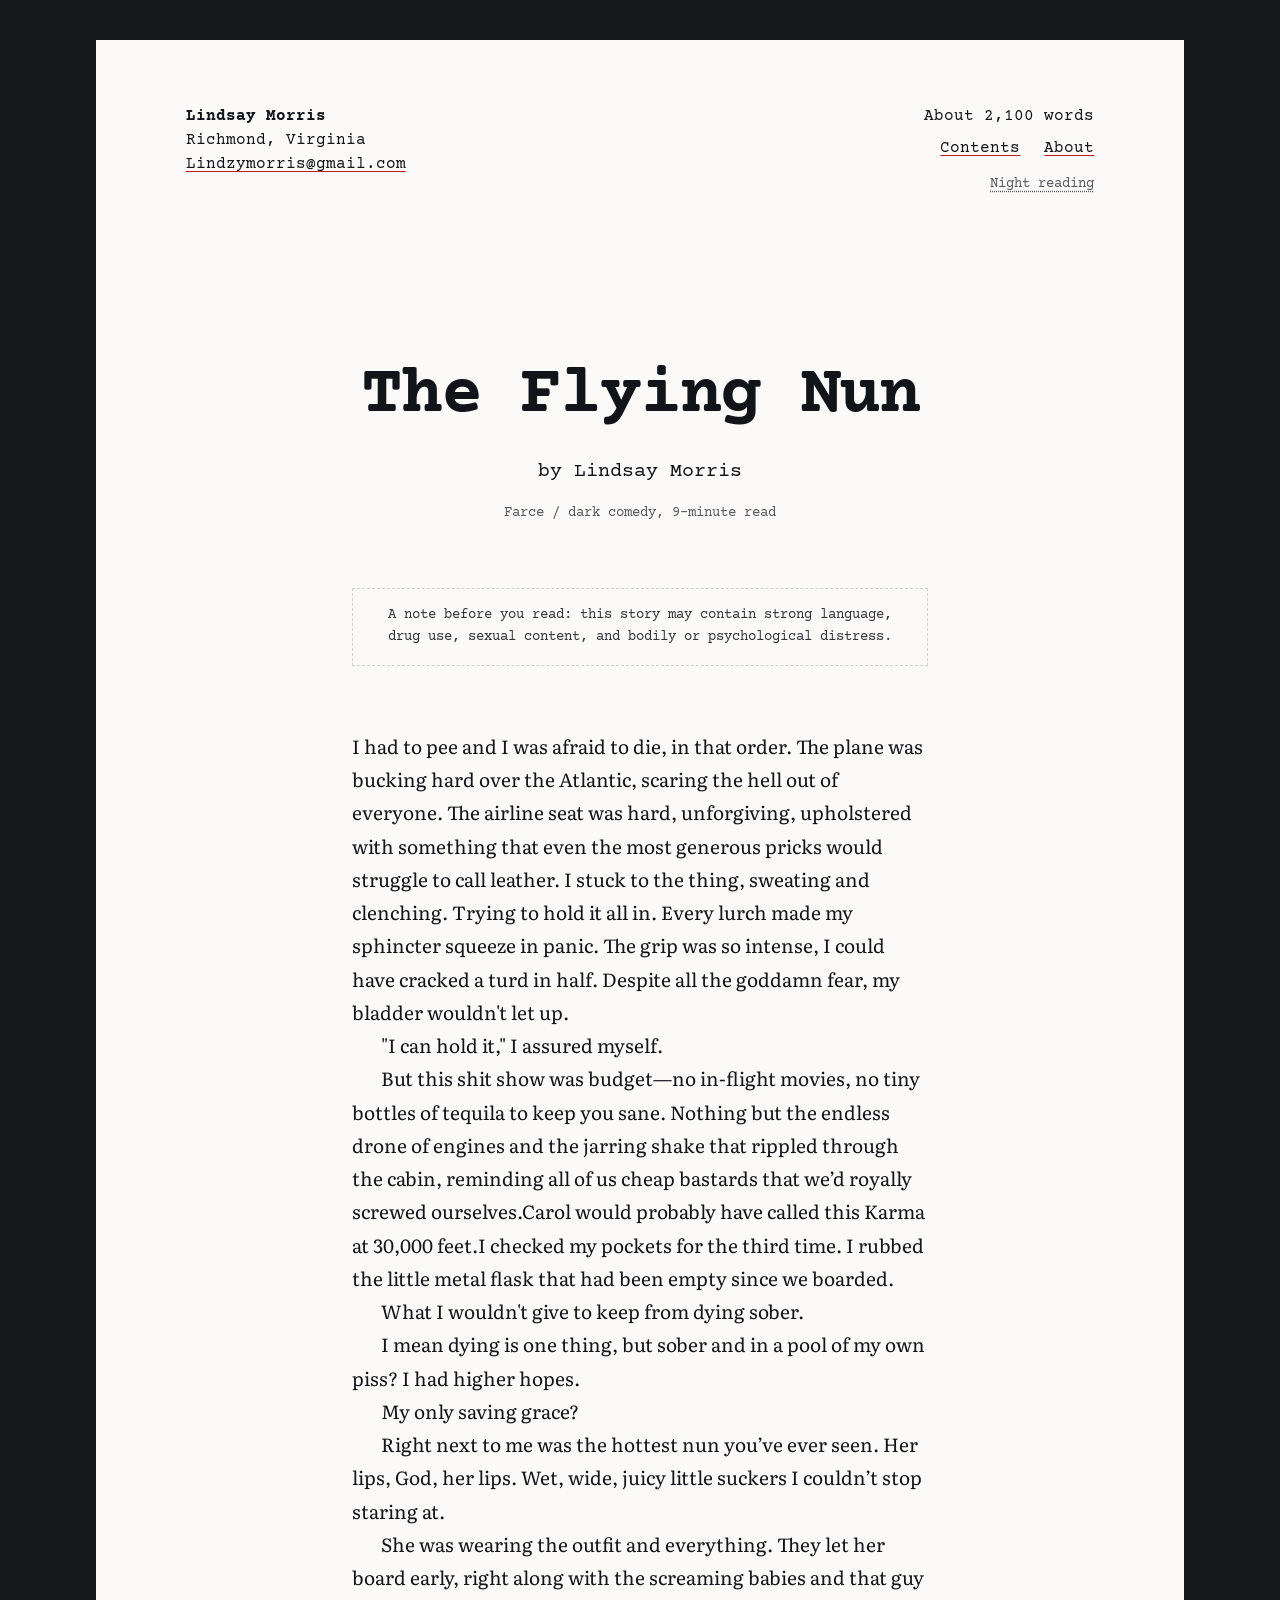
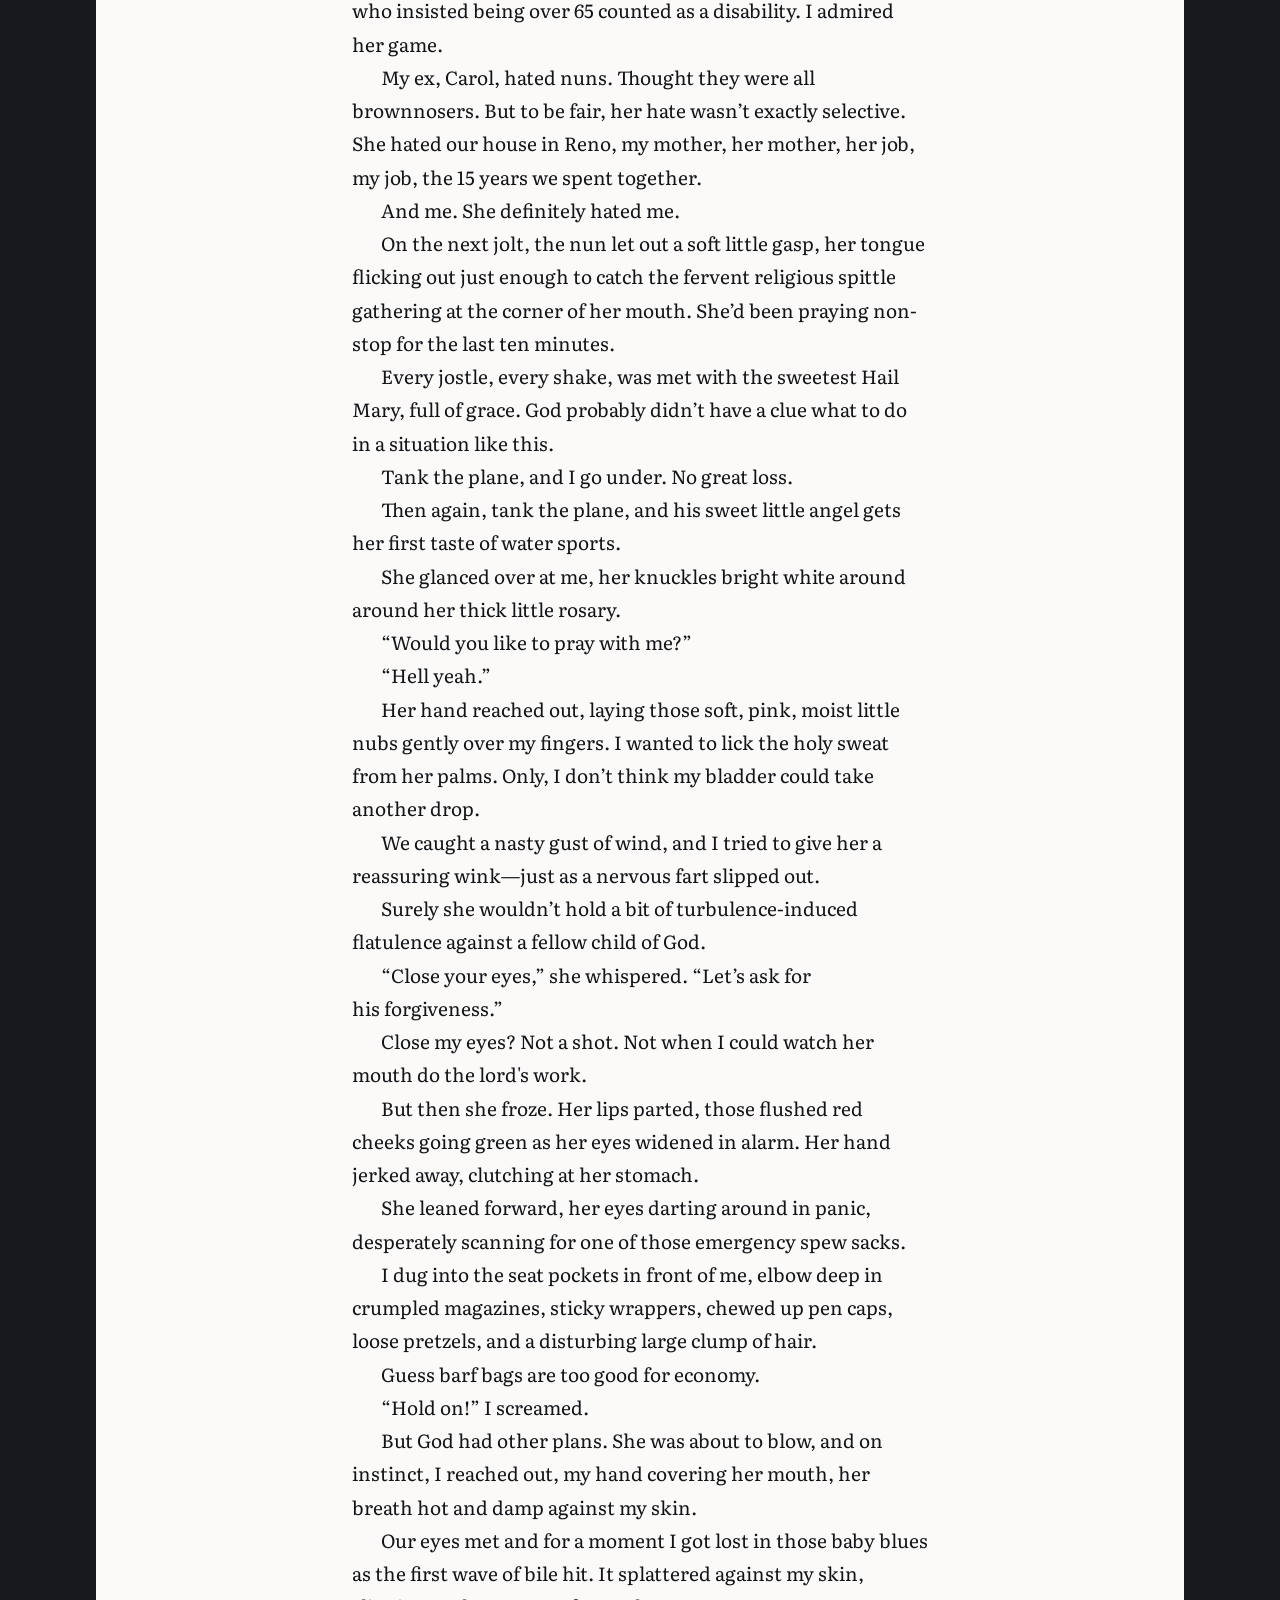
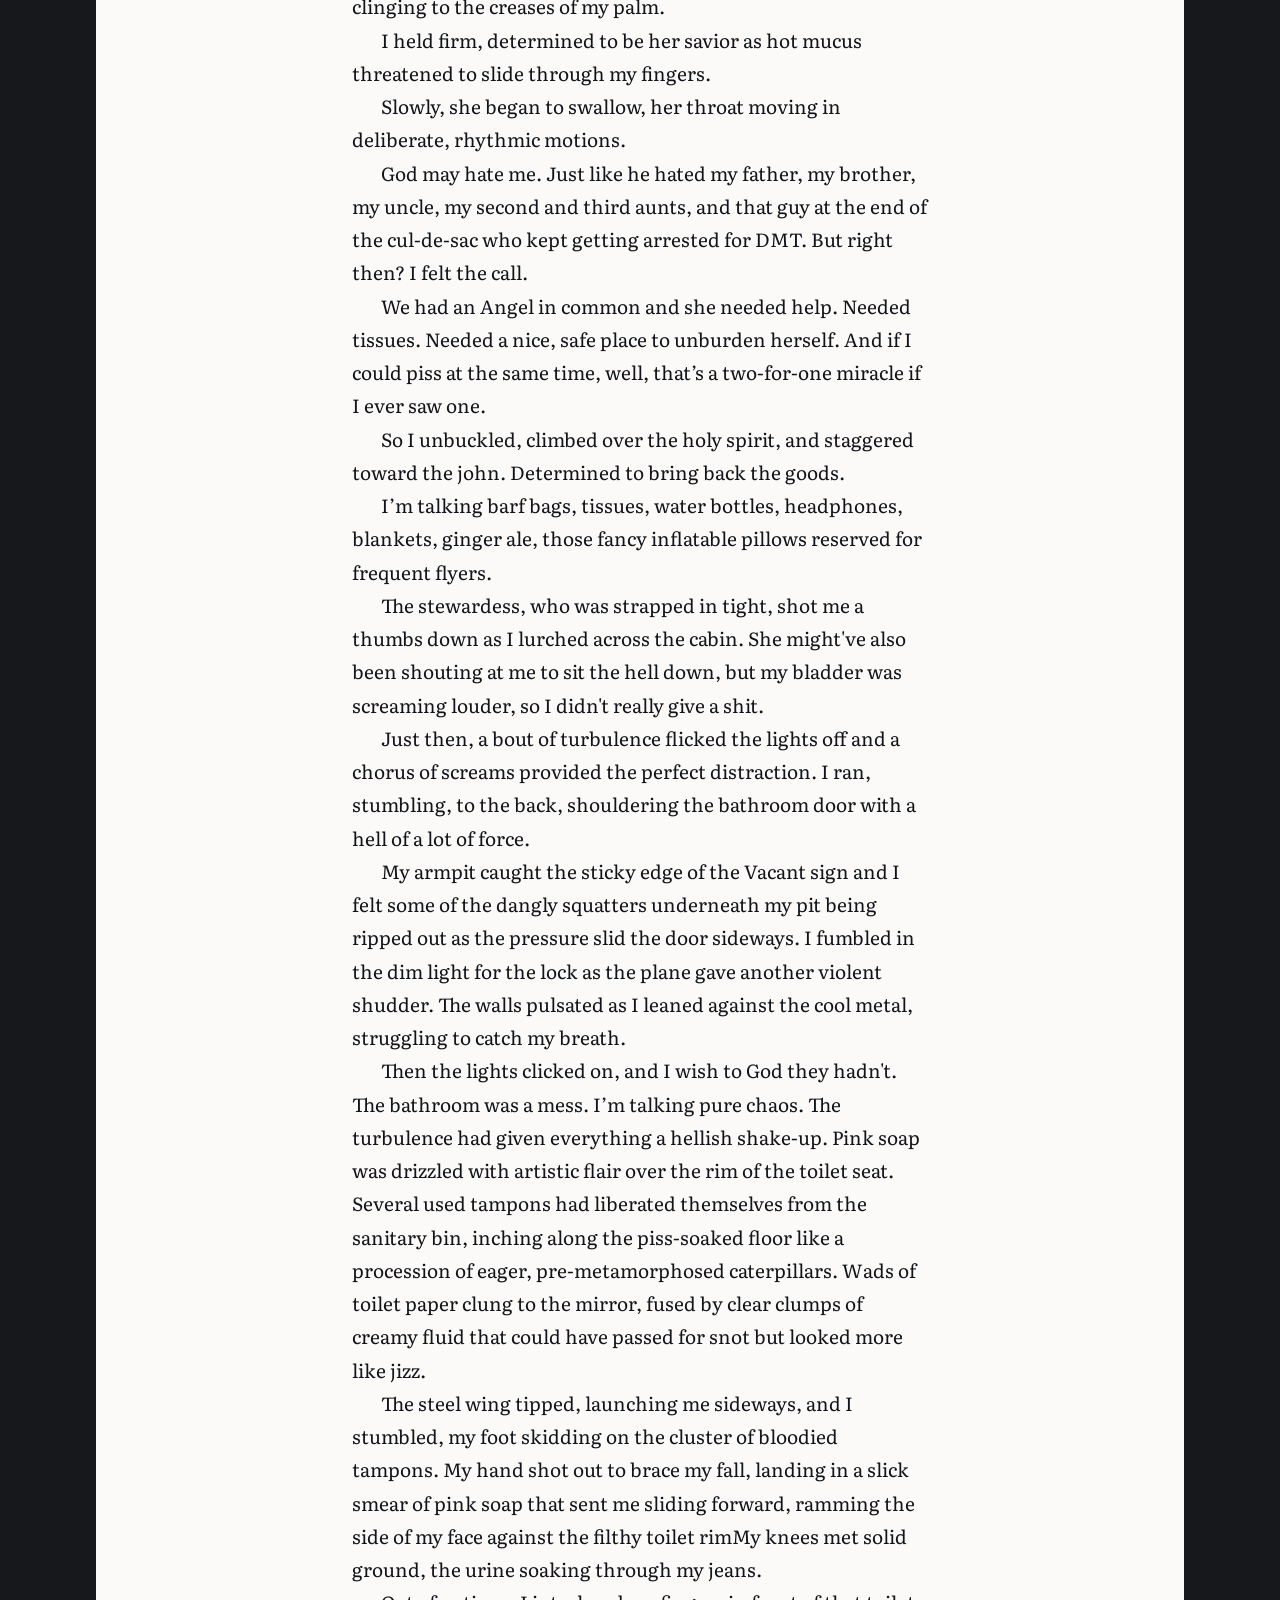
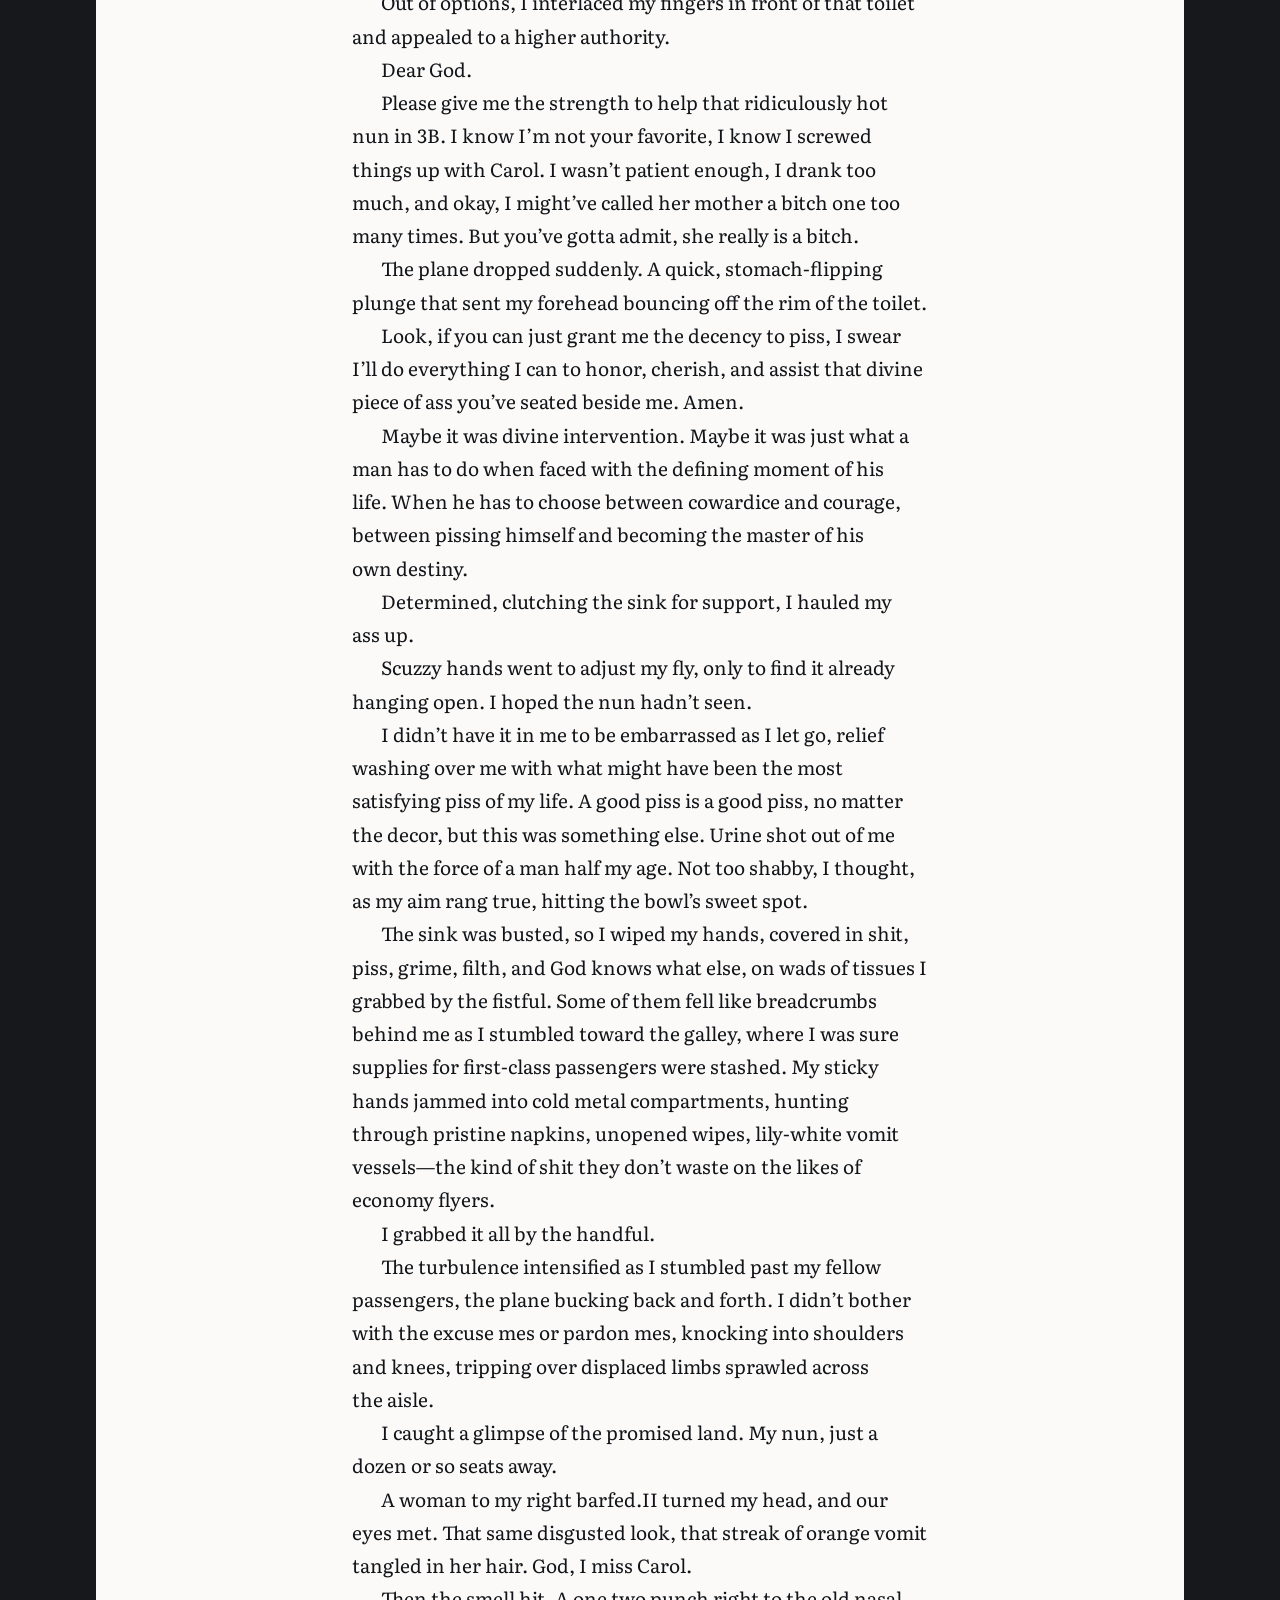
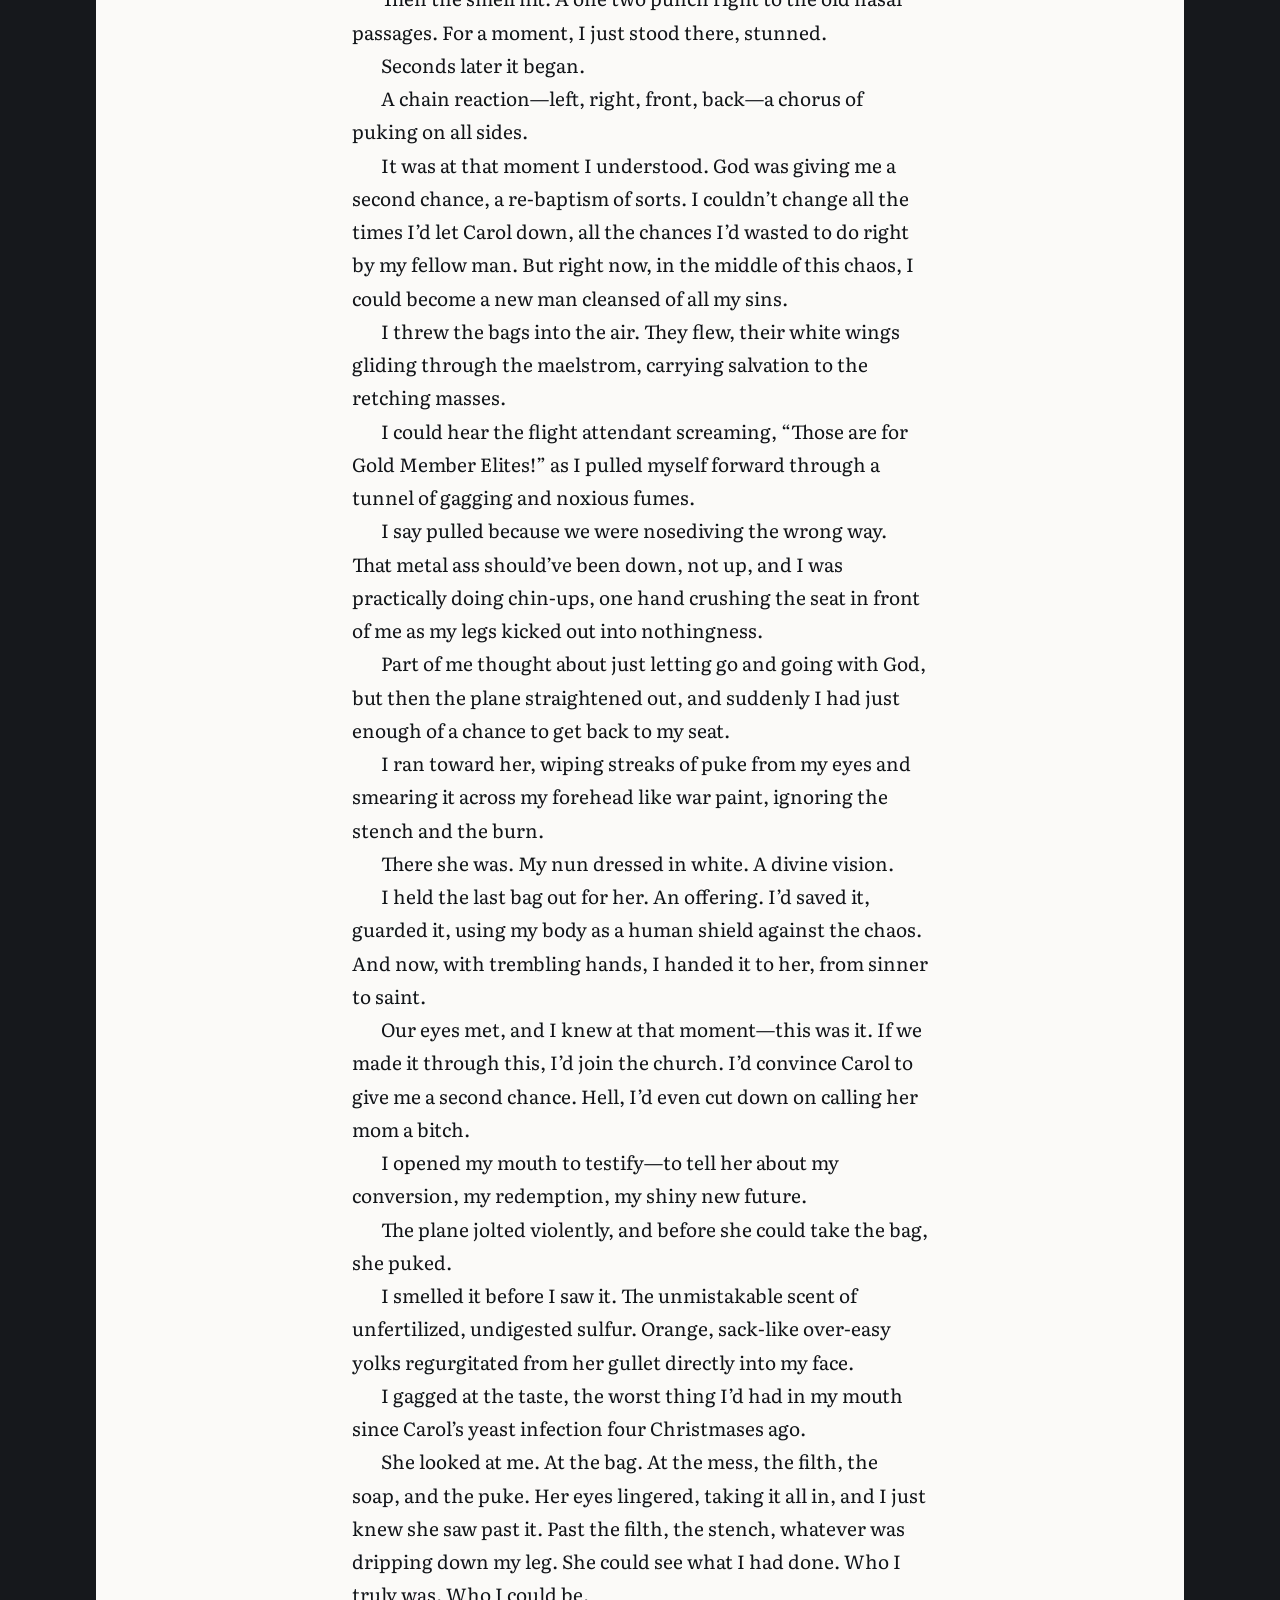
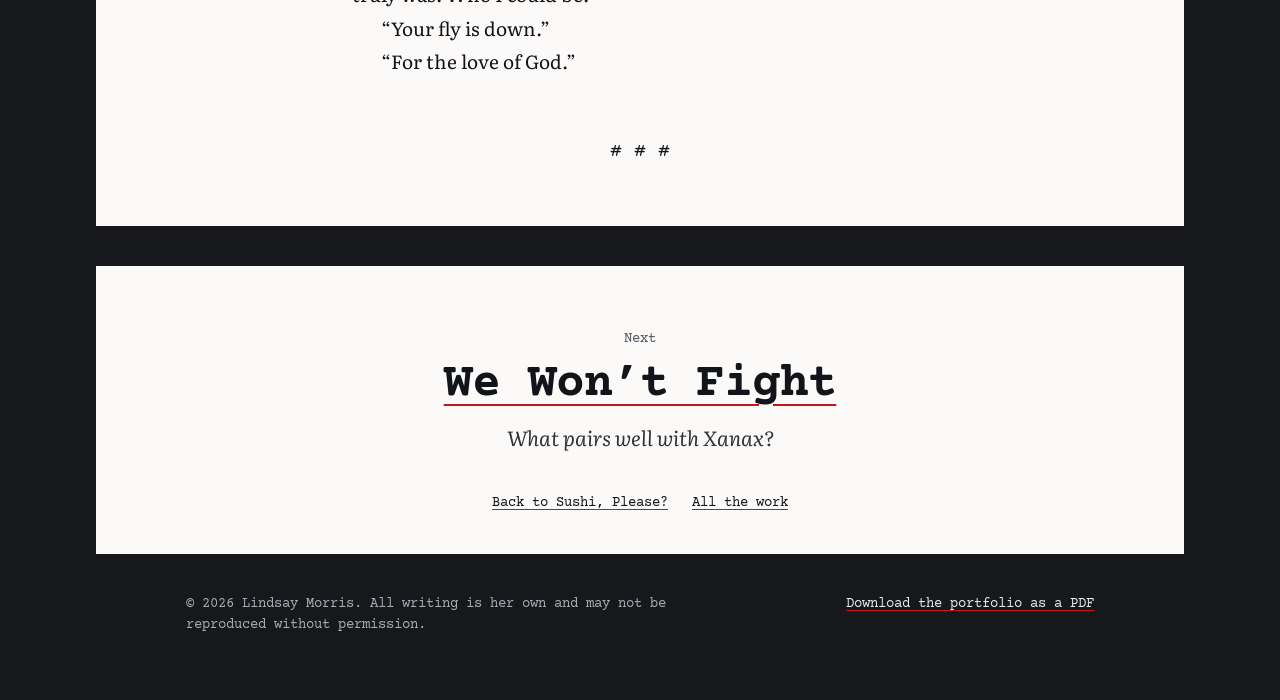
<file: site/works/the-flying-nun.html>
<!doctype html>
<html lang="en">
<head>
<meta charset="utf-8">
<meta name="viewport" content="width=device-width, initial-scale=1">
<title>The Flying Nun, by Lindsay Morris</title>
<meta name="description" content="A turbulent flight becomes a chaotic test of one deeply imperfect passenger’s capacity for heroism. A short story by Lindsay Morris, in full.">
<meta property="og:title" content="The Flying Nun, by Lindsay Morris">
<meta property="og:description" content="A turbulent flight becomes a chaotic test of one deeply imperfect passenger’s capacity for heroism. A short story by Lindsay Morris, in full.">
<meta property="og:type" content="website">
<meta property="og:url" content="https://psdwizzard.github.io/lindsay-morris/works/the-flying-nun.html">
<meta name="theme-color" content="#16181c">
<link rel="icon" href="../assets/favicon.svg" type="image/svg+xml">
<link rel="preconnect" href="https://fonts.googleapis.com">
<link rel="preconnect" href="https://fonts.gstatic.com" crossorigin>
<link href="https://fonts.googleapis.com/css2?family=Courier+Prime:ital,wght@0,400;0,700;1,400&family=Literata:ital,opsz,wght@0,7..72,400;0,7..72,500;1,7..72,400&display=swap" rel="stylesheet">
<link rel="stylesheet" href="../assets/site.css">
<script>document.documentElement.classList.add('js');try{if(localStorage.getItem('lm-theme')==='night')document.documentElement.dataset.theme='night'}catch(e){}</script>
</head>
<body class="reading">
<a class="skip" href="#text">Skip to the text</a>
<div class="runbar" aria-hidden="true"><span>Morris / The Flying Nun</span><span class="progress"></span></div>
<main>
  <article class="sheet manuscript">
    <header class="ms-head">
      <address><a class="home" href="../index.html">Lindsay Morris</a><br>Richmond, Virginia<br><a href="mailto:Lindzymorris@gmail.com">Lindzymorris@gmail.com</a></address>
      <div class="count">About 2,100 words
        <nav aria-label="Main"><ul><li><a href="../index.html#contents">Contents</a></li><li><a href="../index.html#about">About</a></li></ul></nav>
        <button class="lights" type="button" aria-pressed="false" hidden>Night reading</button>
      </div>
    </header>
    <div class="ms-title">
      <h1>The Flying Nun</h1>
      <p class="by">by Lindsay Morris</p>
      <p class="meta">Farce / dark comedy, 9-minute read</p>
    </div>
    <p class="cnote">A note before you read: this story may contain strong language, drug use, sexual content, and bodily or psychological distress.</p>
    <div class="text" id="text">
<p>I had to pee and I was afraid to die, in that order. The plane was bucking hard over the Atlantic, scaring the hell out of everyone. The airline seat was hard, unforgiving, upholstered with something that even the most generous pricks would struggle to call leather. I stuck to the thing, sweating and clenching. Trying to hold it all in. Every lurch made my sphincter squeeze in panic. The grip was so intense, I could have cracked a turd in half. Despite all the goddamn fear, my bladder wouldn't let up.</p>
<p>&quot;I can hold it,&quot; I assured myself.</p>
<p>But this shit show was budget—no in-flight movies, no tiny bottles of tequila to keep you sane. Nothing but the endless drone of engines and the jarring shake that rippled through the cabin, reminding all of us cheap bastards that we’d royally screwed ourselves.Carol would probably have called this Karma at 30,000 feet.I checked my pockets for the third time. I rubbed the little metal flask that had been empty since we boarded.</p>
<p>What I wouldn't give to keep from dying sober.</p>
<p>I mean dying is one thing, but sober and in a pool of my own piss? I had higher hopes.</p>
<p>My only saving grace?</p>
<p>Right next to me was the hottest nun you’ve ever seen. Her lips, God, her lips. Wet, wide, juicy little suckers I couldn’t stop staring at.</p>
<p>She was wearing the outfit and everything. They let her board early, right along with the screaming babies and that guy who insisted being over 65 counted as a disability. I admired her game.</p>
<p>My ex, Carol, hated nuns. Thought they were all brownnosers. But to be fair, her hate wasn’t exactly selective. She hated our house in Reno, my mother, her mother, her job, my job, the 15 years we spent together.</p>
<p>And me. She definitely hated me.</p>
<p>On the next jolt, the nun let out a soft little gasp, her tongue flicking out just enough to catch the fervent religious spittle gathering at the corner of her mouth. She’d been praying non-stop for the last ten minutes.</p>
<p>Every jostle, every shake, was met with the sweetest Hail Mary, full of grace. God probably didn’t have a clue what to do in a situation like this.</p>
<p>Tank the plane, and I go under. No great loss.</p>
<p>Then again, tank the plane, and his sweet little angel gets her first taste of water sports.</p>
<p>She glanced over at me, her knuckles bright white around around her thick little rosary.</p>
<p>“Would you like to pray with me?”</p>
<p>“Hell yeah.”</p>
<p>Her hand reached out, laying those soft, pink, moist little nubs gently over my fingers. I wanted to lick the holy sweat from her palms. Only, I don’t think my bladder could take another drop.</p>
<p>We caught a nasty gust of wind, and I tried to give her a reassuring wink—just as a nervous fart slipped out.</p>
<p>Surely she wouldn’t hold a bit of turbulence-induced flatulence against a fellow child of God.</p>
<p>“Close your eyes,” she whispered. “Let’s ask for his forgiveness.”</p>
<p>Close my eyes? Not a shot. Not when I could watch her mouth do the lord's work.</p>
<p>But then she froze. Her lips parted, those flushed red cheeks going green as her eyes widened in alarm. Her hand jerked away, clutching at her stomach.</p>
<p>She leaned forward, her eyes darting around in panic, desperately scanning for one of those emergency spew sacks.</p>
<p>I dug into the seat pockets in front of me, elbow deep in crumpled magazines, sticky wrappers, chewed up pen caps, loose pretzels, and a disturbing large clump of hair.</p>
<p>Guess barf bags are too good for economy.</p>
<p>“Hold on!” I screamed.</p>
<p>But God had other plans. She was about to blow, and on instinct, I reached out, my hand covering her mouth, her breath hot and damp against my skin.</p>
<p>Our eyes met and for a moment I got lost in those baby blues as the first wave of bile hit. It splattered against my skin, clinging to the creases of my palm.</p>
<p>I held firm, determined to be her savior as hot mucus threatened to slide through my fingers.</p>
<p>Slowly, she began to swallow, her throat moving in deliberate, rhythmic motions.</p>
<p>God may hate me. Just like he hated my father, my brother, my uncle, my second and third aunts, and that guy at the end of the cul-de-sac who kept getting arrested for DMT. But right then? I felt the call.</p>
<p>We had an Angel in common and she needed help. Needed tissues. Needed a nice, safe place to unburden herself. And if I could piss at the same time, well, that’s a two-for-one miracle if I ever saw one.</p>
<p>So I unbuckled, climbed over the holy spirit, and staggered toward the john. Determined to bring back the goods.</p>
<p>I’m talking barf bags, tissues, water bottles, headphones, blankets, ginger ale, those fancy inflatable pillows reserved for frequent flyers.</p>
<p>The stewardess, who was strapped in tight, shot me a thumbs down as I lurched across the cabin. She might've also been shouting at me to sit the hell down, but my bladder was screaming louder, so I didn't really give a shit.</p>
<p>Just then, a bout of turbulence flicked the lights off and a chorus of screams provided the perfect distraction. I ran, stumbling, to the back, shouldering the bathroom door with a hell of a lot of force.</p>
<p>My armpit caught the sticky edge of the Vacant sign and I felt some of the dangly squatters underneath my pit being ripped out as the pressure slid the door sideways. I fumbled in the dim light for the lock as the plane gave another violent shudder. The walls pulsated as I leaned against the cool metal, struggling to catch my breath.</p>
<p>Then the lights clicked on, and I wish to God they hadn't. The bathroom was a mess. I’m talking pure chaos. The turbulence had given everything a hellish shake-up. Pink soap was drizzled with artistic flair over the rim of the toilet seat. Several used tampons had liberated themselves from the sanitary bin, inching along the piss-soaked floor like a procession of eager, pre-metamorphosed caterpillars. Wads of toilet paper clung to the mirror, fused by clear clumps of creamy fluid that could have passed for snot but looked more like jizz.</p>
<p>The steel wing tipped, launching me sideways, and I stumbled, my foot skidding on the cluster of bloodied tampons. My hand shot out to brace my fall, landing in a slick smear of pink soap that sent me sliding forward, ramming the side of my face against the filthy toilet rimMy knees met solid ground, the urine soaking through my jeans.</p>
<p>Out of options, I interlaced my fingers in front of that toilet and appealed to a higher authority.</p>
<p>Dear God.</p>
<p>Please give me the strength to help that ridiculously hot nun in 3B. I know I’m not your favorite, I know I screwed things up with Carol. I wasn’t patient enough, I drank too much, and okay, I might’ve called her mother a bitch one too many times. But you’ve gotta admit, she really is a bitch.</p>
<p>The plane dropped suddenly. A quick, stomach-flipping plunge that sent my forehead bouncing off the rim of the toilet.</p>
<p>Look, if you can just grant me the decency to piss, I swear I’ll do everything I can to honor, cherish, and assist that divine piece of ass you’ve seated beside me. Amen.</p>
<p>Maybe it was divine intervention. Maybe it was just what a man has to do when faced with the defining moment of his life. When he has to choose between cowardice and courage, between pissing himself and becoming the master of his own destiny.</p>
<p>Determined, clutching the sink for support, I hauled my ass up.</p>
<p>Scuzzy hands went to adjust my fly, only to find it already hanging open. I hoped the nun hadn’t seen.</p>
<p>I didn’t have it in me to be embarrassed as I let go, relief washing over me with what might have been the most satisfying piss of my life. A good piss is a good piss, no matter the decor, but this was something else. Urine shot out of me with the force of a man half my age. Not too shabby, I thought, as my aim rang true, hitting the bowl’s sweet spot.</p>
<p>The sink was busted, so I wiped my hands, covered in shit, piss, grime, filth, and God knows what else, on wads of tissues I grabbed by the fistful. Some of them fell like breadcrumbs behind me as I stumbled toward the galley, where I was sure supplies for first-class passengers were stashed. My sticky hands jammed into cold metal compartments, hunting through pristine napkins, unopened wipes, lily-white vomit vessels—the kind of shit they don’t waste on the likes of economy flyers.</p>
<p>I grabbed it all by the handful.</p>
<p>The turbulence intensified as I stumbled past my fellow passengers, the plane bucking back and forth. I didn’t bother with the excuse mes or pardon mes, knocking into shoulders and knees, tripping over displaced limbs sprawled across the aisle.</p>
<p>I caught a glimpse of the promised land. My nun, just a dozen or so seats away.</p>
<p>A woman to my right barfed.II turned my head, and our eyes met. That same disgusted look, that streak of orange vomit tangled in her hair. God, I miss Carol.</p>
<p>Then the smell hit. A one two punch right to the old nasal passages. For a moment, I just stood there, stunned.</p>
<p>Seconds later it began.</p>
<p>A chain reaction—left, right, front, back—a chorus of puking on all sides.</p>
<p>It was at that moment I understood. God was giving me a second chance, a re-baptism of sorts. I couldn’t change all the times I’d let Carol down, all the chances I’d wasted to do right by my fellow man. But right now, in the middle of this chaos, I could become a new man cleansed of all my sins.</p>
<p>I threw the bags into the air. They flew, their white wings gliding through the maelstrom, carrying salvation to the retching masses.</p>
<p>I could hear the flight attendant screaming, “Those are for Gold Member Elites!” as I pulled myself forward through a tunnel of gagging and noxious fumes.</p>
<p>I say pulled because we were nosediving the wrong way. That metal ass should’ve been down, not up, and I was practically doing chin-ups, one hand crushing the seat in front of me as my legs kicked out into nothingness.</p>
<p>Part of me thought about just letting go and going with God, but then the plane straightened out, and suddenly I had just enough of a chance to get back to my seat.</p>
<p>I ran toward her, wiping streaks of puke from my eyes and smearing it across my forehead like war paint, ignoring the stench and the burn.</p>
<p>There she was. My nun dressed in white. A divine vision.</p>
<p>I held the last bag out for her. An offering. I’d saved it, guarded it, using my body as a human shield against the chaos. And now, with trembling hands, I handed it to her, from sinner to saint.</p>
<p>Our eyes met, and I knew at that moment—this was it. If we made it through this, I’d join the church. I’d convince Carol to give me a second chance. Hell, I’d even cut down on calling her mom a bitch.</p>
<p>I opened my mouth to testify—to tell her about my conversion, my redemption, my shiny new future.</p>
<p>The plane jolted violently, and before she could take the bag, she puked.</p>
<p>I smelled it before I saw it. The unmistakable scent of unfertilized, undigested sulfur. Orange, sack-like over-easy yolks regurgitated from her gullet directly into my face.</p>
<p>I gagged at the taste, the worst thing I’d had in my mouth since Carol’s yeast infection four Christmases ago.</p>
<p>She looked at me. At the bag. At the mess, the filth, the soap, and the puke. Her eyes lingered, taking it all in, and I just knew she saw past it. Past the filth, the stench, whatever was dripping down my leg. She could see what I had done. Who I truly was. Who I could be.</p>
<p>“Your fly is down.”</p>
<p>“For the love of God.”</p>
    </div>
    <p class="endmark"># # #</p>
  </article>
  <nav class="sheet next" aria-label="More work">
    <a class="next-link" href="we-wont-fight.html"><span class="k">Next</span><span class="t">We Won’t Fight</span><span class="first">What pairs well with Xanax?</span></a>
    <p class="aside"><a href="sushi-please.html">Back to Sushi, Please?</a><a href="../index.html#contents">All the work</a></p>
  </nav>
</main>
<footer class="desk-foot">
  <p>© 2026 Lindsay Morris. All writing is her own and may not be reproduced without permission.</p>
  <p><a href="../assets/Lindsay_Morris_Writing_Portfolio.pdf" download>Download the portfolio as a PDF</a></p>
</footer>
<script src="../assets/site.js"></script>
</body>
</html>
</file>
<file: site/assets/site.css>
/* Hallmark · shape: Manuscript stack · genre: editorial · theme: custom · job: listen (read) · idea: "the site is her submission manuscript: contact top left, word count top right, title halfway down" · vibe: "a writer's own pages, sharp and funny"
 * paper: oklch(21% 0.008 260) desk under oklch(98.5% 0.003 95) sheets · accent: oklch(52% 0.2 27) editor's red · display: Courier Prime · body: Literata · hero: the title page of a manuscript, its header is the nav · nav: the manuscript header · footer: a line on the desk under the last sheet · imagery: none until her headshot arrives, words are the material · signature: standard manuscript format as the whole grammar, down to the running heads and # # #
 * axes: dark/mono/chromatic-red · posture: restrained · contrast: pass · fold: pass · v2.0.0 */
/* Hallmark · pre-emit critique: P3 H3 E3 S3 R3 V3 · weakest: E, long reading pages run past the 80-word screen budget by design; they are the work itself */
/* Hallmark · waive 79 · the manuscript title sits a third down its sheet · a submission manuscript drops the story title halfway down its first page */
/* Hallmark · waive 77 · the cast list is one narrow column in the play · a script's cast list is set narrow and centred, as printed scripts are */
/* Hallmark · waive 78 · scene heads in the play stay small under the title · script scene headings are plain underlined lines, never display type */
/* Note: works/*.html carry Lindsay's prose verbatim. Gates 19 and 58 there fire on her own dashes and paragraphs; her text is never edited to pass a copy rule. */
@import url("./tokens.css");
@import url("./base.css");

body { color: var(--color-desk-ink); padding-block: var(--space-xl) 0; }
a { text-decoration-color: var(--color-accent); text-underline-offset: 0.2em; transition: text-decoration-thickness var(--dur-micro), color var(--dur-micro); }
a:hover { text-decoration-thickness: 2px; }
.skip { position: absolute; left: var(--space-md); top: -100px; background: var(--color-sheet); color: var(--color-ink); padding: var(--space-xs) var(--space-md); z-index: var(--z-modal); font-family: var(--font-display); }
.skip:focus-visible { top: var(--space-md); }

/* ---------- sheets on the desk ---------- */
.sheet { background: var(--color-sheet); color: var(--color-ink); max-width: 68rem; margin-inline: auto; padding: var(--space-2xl) clamp(var(--space-lg), 7vw, 7rem); position: relative; }
.sheet + .sheet { margin-top: var(--space-xl); }
.sheet h2 { font: 700 var(--text-2xl)/1.2 var(--font-display); letter-spacing: -0.01em; text-align: center; margin: var(--space-lg) auto var(--space-2xl); max-width: none; }
.runhead { position: absolute; top: var(--space-lg); right: clamp(var(--space-lg), 7vw, 7rem); font: 400 var(--text-sm)/1 var(--font-display); color: var(--color-muted); }

/* the manuscript header doubles as the nav */
.ms-head { display: flex; justify-content: space-between; gap: var(--space-xl); font: 400 var(--text-md)/1.5 var(--font-display); }
.ms-head address { font-style: normal; }
.ms-head .home { text-decoration: none; font-weight: 700; }
.ms-head .home:hover { color: var(--color-accent); }
.ms-head .count { text-align: right; }
.ms-head nav ul { list-style: none; margin: var(--space-xs) 0 0; padding: 0; display: flex; gap: var(--space-lg); justify-content: flex-end; }
.ms-head nav a { white-space: nowrap; }
.lights { margin-top: var(--space-sm); background: none; border: 0; padding: var(--space-2xs) 0; color: var(--color-muted); font: 400 var(--text-sm)/1.2 var(--font-display); cursor: pointer; text-decoration: underline dotted; text-underline-offset: 0.25em; transition: color var(--dur-micro); }
.lights:hover { color: var(--color-ink); }
.lights:active { transform: translateY(1px); }
.lights:disabled { opacity: 0.5; cursor: not-allowed; }

/* ---------- buttons ---------- */
.btn { display: inline-flex; align-items: center; justify-content: center; min-height: 48px; padding: 0 var(--space-lg); font: 700 var(--text-md)/1 var(--font-display); text-decoration: none; border: 2px solid var(--color-ink); color: var(--color-ink); background: transparent; transition: background-color var(--dur-micro), color var(--dur-micro), border-color var(--dur-micro); }
.btn--primary { background: var(--color-ink); color: var(--color-sheet); }
.btn:hover { background: var(--color-accent); border-color: var(--color-accent); color: var(--color-accent-ink); }
.btn:active { transform: translateY(1px); }
.btn:focus-visible { outline-offset: 3px; }

/* ---------- title page ---------- */
.title-page { min-height: calc(100svh - 2 * var(--space-xl)); display: grid; grid-template-rows: auto 1fr; }
.title-block { align-self: center; text-align: center; padding-block: var(--space-2xl); }
.title-block h1 { font: 700 clamp(2.5rem, 6.4vw, 6rem)/1.05 var(--font-display); letter-spacing: -0.03em; max-width: 16ch; margin-inline: auto; }
.by { font: 400 var(--text-lead)/1.5 var(--font-display); margin: var(--space-lg) auto 0; max-width: 34ch; }
.actions { display: flex; flex-wrap: wrap; justify-content: center; gap: var(--space-sm); margin-top: var(--space-xl); }

/* ---------- contents ---------- */
.toc { list-style: none; margin: 0 auto; padding: 0; max-width: 54rem; }
.toc li + li { margin-top: var(--space-xl); }
.toc a { display: block; text-decoration: none; }
.toc .row { display: flex; align-items: baseline; gap: var(--space-sm); font: 400 var(--text-xl)/1.3 var(--font-display); }
.toc .t { text-decoration: underline; text-decoration-color: var(--color-accent); text-underline-offset: 0.2em; text-decoration-thickness: 1px; }
.toc a:hover .t { text-decoration-thickness: 2px; color: var(--color-accent); }
.toc .lead-dots { flex: 1; border-bottom: 2px dotted var(--color-rule); transform: translateY(-0.3em); min-width: 2rem; }
.toc .w { font-size: var(--text-md); white-space: nowrap; }
.toc .first { display: block; font: italic 400 var(--text-lead)/1.5 var(--font-body); color: var(--color-ink-2); margin-top: var(--space-xs); max-width: 52ch; }
.toc .g { display: block; font: 400 var(--text-sm)/1.4 var(--font-display); color: var(--color-muted); margin-top: var(--space-2xs); }
.note { margin: var(--space-2xl) auto 0; font: 400 var(--text-sm)/1.5 var(--font-display); color: var(--color-muted); text-align: center; max-width: 52ch; }

/* ---------- about ---------- */
.about { max-width: 40rem; margin-inline: auto; }
.about--photo { max-width: 54rem; display: grid; grid-template-columns: minmax(0, 2fr) minmax(0, 3fr); gap: var(--space-xl); align-items: start; }
.headshot { margin: 0; }
.headshot img { width: 100%; height: auto; filter: grayscale(1) contrast(1.05); }
.bio p { font: 400 var(--text-lead)/1.65 var(--font-body); }
.bio p + p { margin-top: var(--space-md); }
.facts { max-width: 40rem; margin: var(--space-2xl) auto 0; border-top: 1px solid var(--color-rule); }
.facts div { display: grid; grid-template-columns: 10rem minmax(0, 1fr); gap: var(--space-md); padding-block: var(--space-sm); border-bottom: 1px solid var(--color-rule); }
.facts dt { font: 400 var(--text-sm)/1.6 var(--font-display); color: var(--color-muted); }
.facts dd { margin: 0; }

/* ---------- stage credits ---------- */
.credits { list-style: none; margin: 0 auto; padding: 0; max-width: 54rem; }
.credits li { display: grid; grid-template-columns: 9rem minmax(0, 1fr); gap: var(--space-lg); padding-block: var(--space-lg); border-top: 1px solid var(--color-rule); }
.credits li:last-child { border-bottom: 1px solid var(--color-rule); }
.credits .yrs { font: 400 var(--text-md)/1.6 var(--font-display); font-variant-numeric: tabular-nums; white-space: nowrap; }
.credits h3 { font: 700 var(--text-lg)/1.3 var(--font-display); letter-spacing: -0.01em; }
.credits .where { font: 400 var(--text-sm)/1.5 var(--font-display); color: var(--color-muted); margin-top: var(--space-2xs); }
.credits p:not(.where) { margin-top: var(--space-xs); }

/* ---------- contact ---------- */
.end-page { text-align: center; padding-bottom: var(--space-3xl); }
.end-page .mail { font: 700 clamp(1.25rem, 3.4vw, 2.5rem)/1.2 var(--font-display); letter-spacing: -0.02em; overflow-wrap: anywhere; margin-inline: auto; }
.end-page .pdf { margin: var(--space-xl) auto 0; }
.endmark { font: 400 var(--text-lg)/1 var(--font-display); text-align: center; margin: var(--space-2xl) auto 0; color: var(--color-ink); max-width: none; }

.desk-foot { max-width: 68rem; margin-inline: auto; padding: var(--space-xl) clamp(var(--space-lg), 7vw, 7rem) var(--space-2xl); display: flex; flex-wrap: wrap; justify-content: space-between; gap: var(--space-md); font: 400 var(--text-sm)/1.5 var(--font-display); color: var(--color-desk-muted); }
.desk-foot a { color: var(--color-desk-ink); }

/* ---------- reading pages ---------- */
.runbar { position: fixed; inset: 0 0 auto 0; z-index: var(--z-sticky-nav); display: flex; align-items: center; height: 40px; padding-inline: clamp(var(--space-md), 4vw, var(--space-2xl)); background: var(--color-paper); color: var(--color-desk-muted); font: 400 var(--text-sm)/1 var(--font-display); transition: opacity var(--dur-short) var(--ease-out), transform var(--dur-short) var(--ease-out); }
.js .runbar { opacity: 0; transform: translateY(-100%); }
.js .runbar.is-on { opacity: 1; transform: none; }
.runbar .progress { position: absolute; left: 0; right: 0; bottom: 0; height: 2px; background: var(--color-accent); transform: scaleX(0); transform-origin: left; }

.ms-title { text-align: center; padding-block: clamp(var(--space-2xl), 18vh, 12rem) var(--space-2xl); }
.ms-title h1 { font: 700 clamp(2.25rem, 5.5vw, 4.5rem)/1.05 var(--font-display); letter-spacing: -0.03em; margin-inline: auto; }
.ms-title .meta { font: 400 var(--text-sm)/1.5 var(--font-display); color: var(--color-muted); margin: var(--space-md) auto 0; }
.cnote { max-width: 36rem; margin: 0 auto var(--space-2xl); padding: var(--space-md) var(--space-lg); border: 1px dashed var(--color-rule); font: 400 var(--text-sm)/1.55 var(--font-display); color: var(--color-ink-2); text-align: center; }

.text { max-width: 36rem; margin-inline: auto; font: 400 1.1875rem/1.75 var(--font-body); font-variant-ligatures: common-ligatures; hanging-punctuation: first; }
.text > p { max-width: none; }
.text > p + p { text-indent: 1.5em; }
.text .scene-break { text-align: center; text-indent: 0; font-family: var(--font-display); margin-block: var(--space-xl); }
.text .scene-break + p { text-indent: 0; }

/* the play, set as a script */
.reading--play .text { max-width: 40rem; font: 400 1.0625rem/1.6 var(--font-display); }
.reading--play .text > p + p { text-indent: 0; }
.cast { margin-bottom: var(--space-2xl); }
.cast h2 { margin-top: 0; }
.cast dl { margin: 0; }
.cast div { display: grid; grid-template-columns: 8rem minmax(0, 1fr); gap: var(--space-md); padding-block: var(--space-2xs); }
.cast dt { font-weight: 700; }
.cast dd { margin: 0; }
.text .scene { font: 700 var(--text-lg)/1.3 var(--font-display); text-align: left; margin: var(--space-2xl) 0 var(--space-md); text-decoration: underline; text-underline-offset: 0.25em; }
.speech { margin-top: var(--space-md); padding-inline: clamp(0rem, 6vw, 5rem); }
.speech .cue { text-align: center; font-weight: 700; margin: 0; max-width: none; }
.speech .ext { font-weight: 400; }
.speech .line { margin: 0; max-width: 34ch; margin-inline: auto; }
.speech .direction { margin: var(--space-2xs) auto; max-width: 26ch; font-style: italic; color: var(--color-ink-2); }
.text > .direction { margin: var(--space-md) 0 0 clamp(0rem, 14vw, 10rem); max-width: 34ch; font-style: italic; color: var(--color-ink-2); }

.next { padding-block: var(--space-xl); }
.next-link { display: block; text-decoration: none; text-align: center; padding-block: var(--space-lg); }
.next-link .k { display: block; font: 400 var(--text-sm)/1.4 var(--font-display); color: var(--color-muted); }
.next-link .t { display: block; font: 700 clamp(1.75rem, 4vw, 3rem)/1.1 var(--font-display); letter-spacing: -0.02em; margin-top: var(--space-xs); text-decoration: underline; text-decoration-color: var(--color-accent); text-underline-offset: 0.18em; text-decoration-thickness: 2px; }
.next-link:hover .t { color: var(--color-accent); }
.next-link .first { display: block; font: italic 400 var(--text-lead)/1.5 var(--font-body); color: var(--color-ink-2); margin-top: var(--space-sm); }
.next .aside { display: flex; justify-content: center; flex-wrap: wrap; gap: var(--space-lg); margin: var(--space-md) auto 0; font: 400 var(--text-sm)/1.5 var(--font-display); }

@media (max-width: 40rem) {
  body { padding-block: 0; }
  .sheet { padding: var(--space-lg) var(--space-md) var(--space-2xl); }
  .sheet + .sheet { margin-top: var(--space-md); }
  .sheet h2 { margin-top: var(--space-xl); }
  .ms-head { flex-direction: column; gap: var(--space-md); font-size: var(--text-sm); }
  .ms-head .count { text-align: left; }
  .ms-head nav ul { justify-content: flex-start; }
  .title-page { min-height: 100svh; }
  .toc .row { font-size: var(--text-lg); }
  .runhead { right: var(--space-md); top: var(--space-md); }
  .about--photo { grid-template-columns: minmax(0, 1fr); }
  .facts div, .credits li { grid-template-columns: minmax(0, 1fr); gap: var(--space-2xs); }
  .text { font-size: 1.125rem; }
  .speech { padding-inline: 0; }
  .text > .direction { margin-left: var(--space-lg); }
  .desk-foot { padding-inline: var(--space-md); }
}
@media print {
  body { background: none; padding: 0; }
  .runbar, .lights, .next, .desk-foot, .skip { display: none !important; }
  .sheet { padding: 0; max-width: none; }
}
</file>
